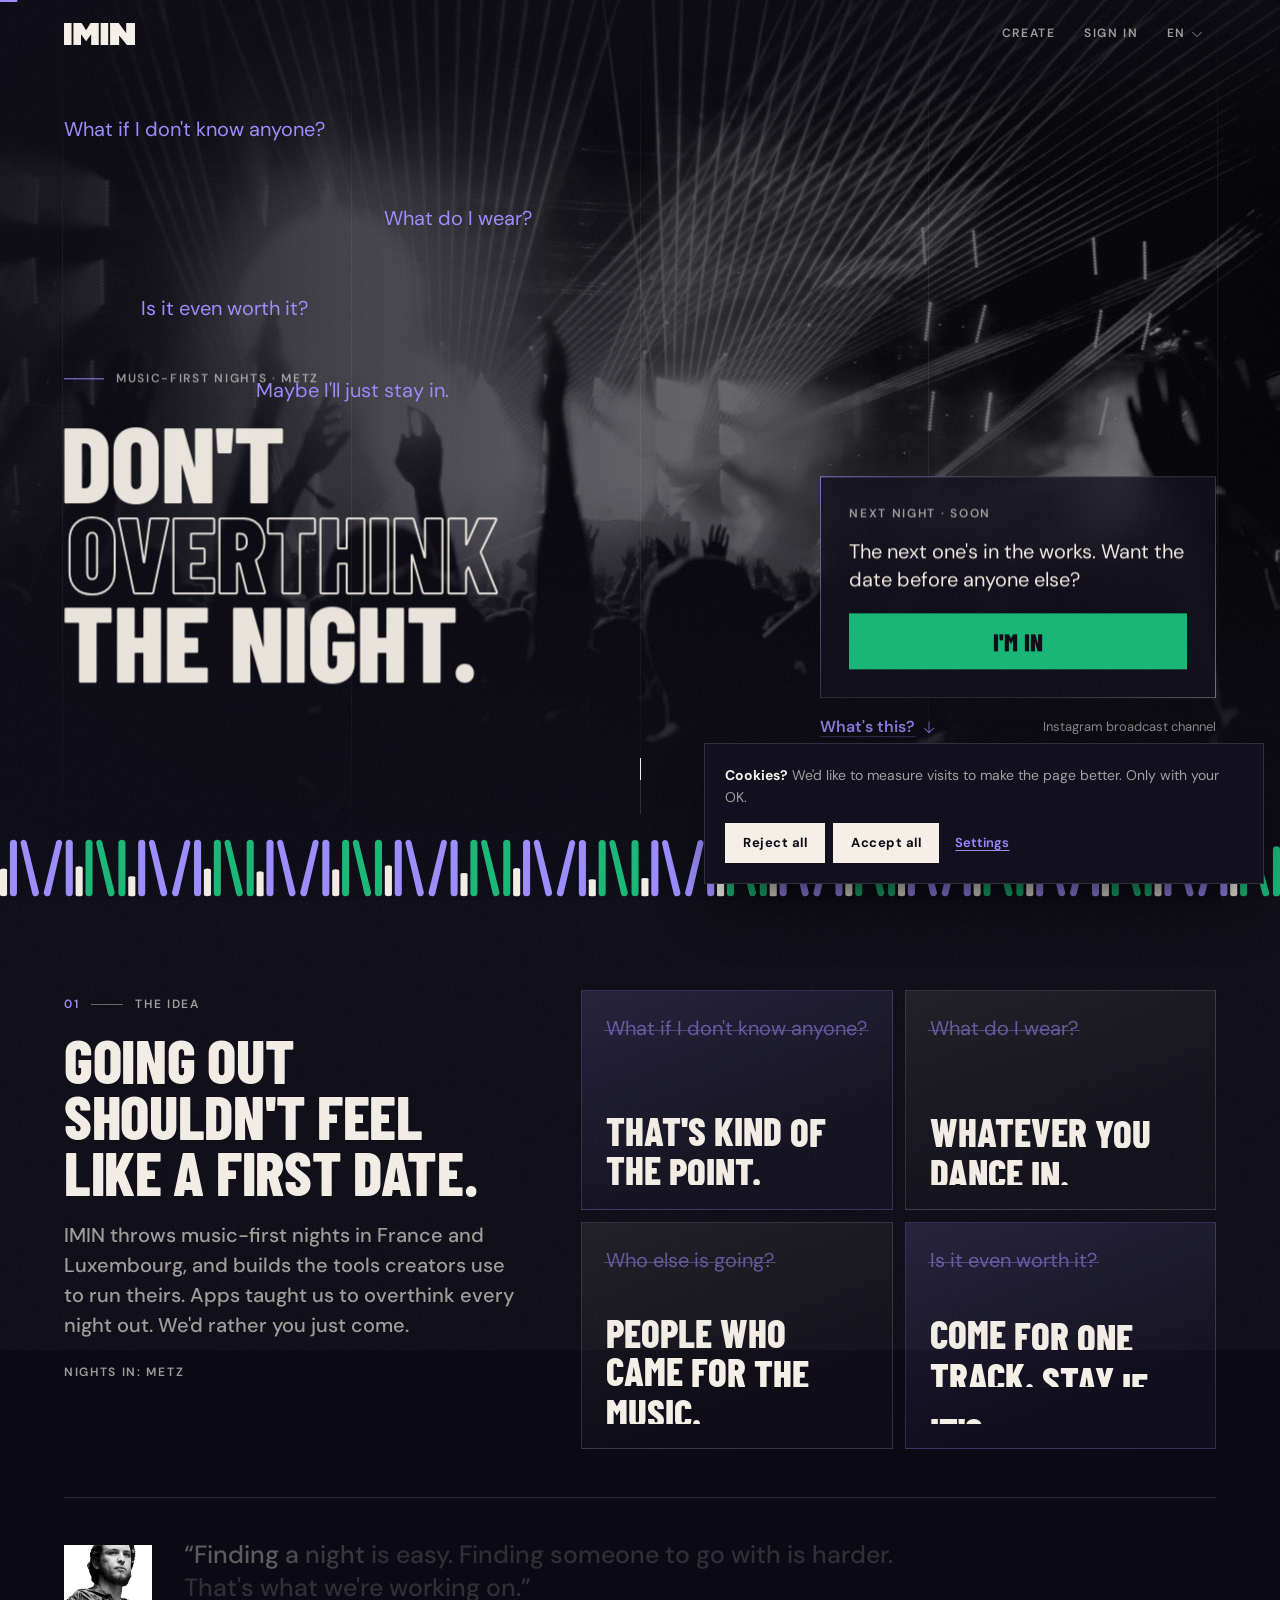
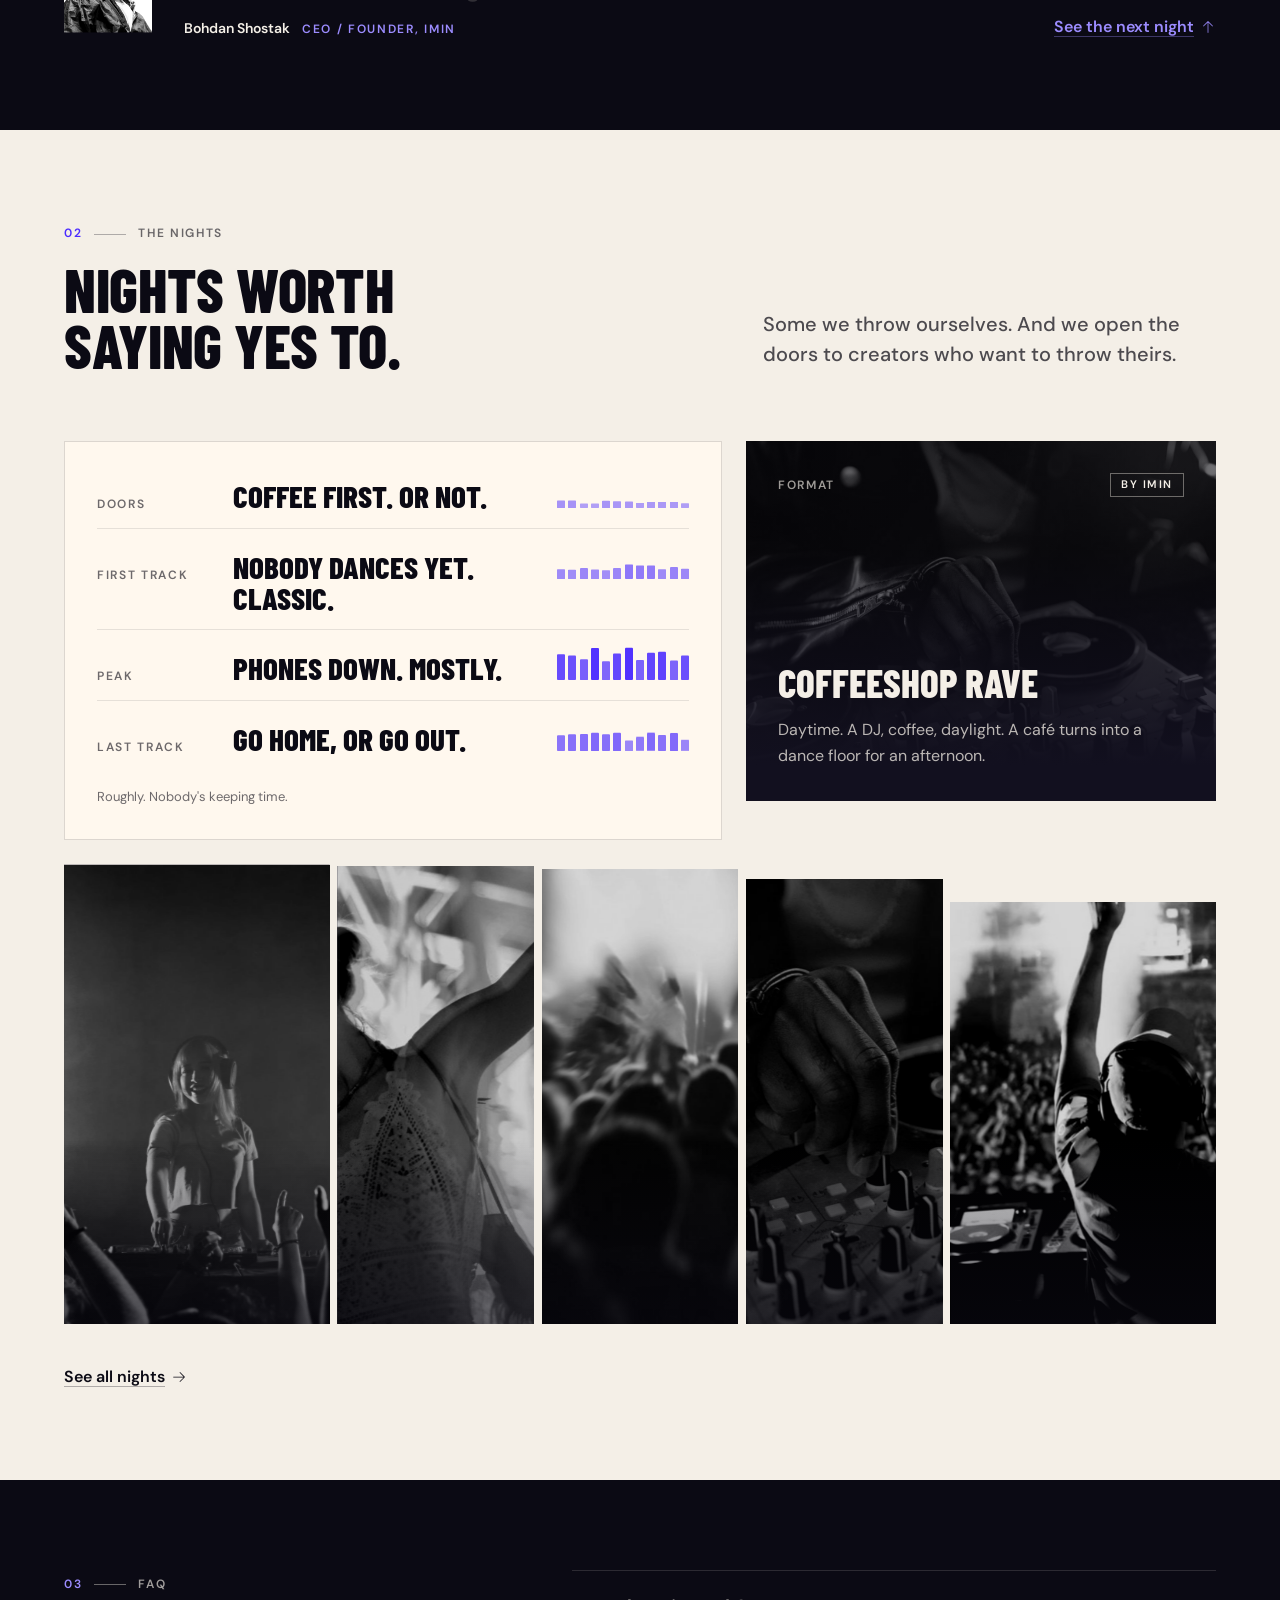
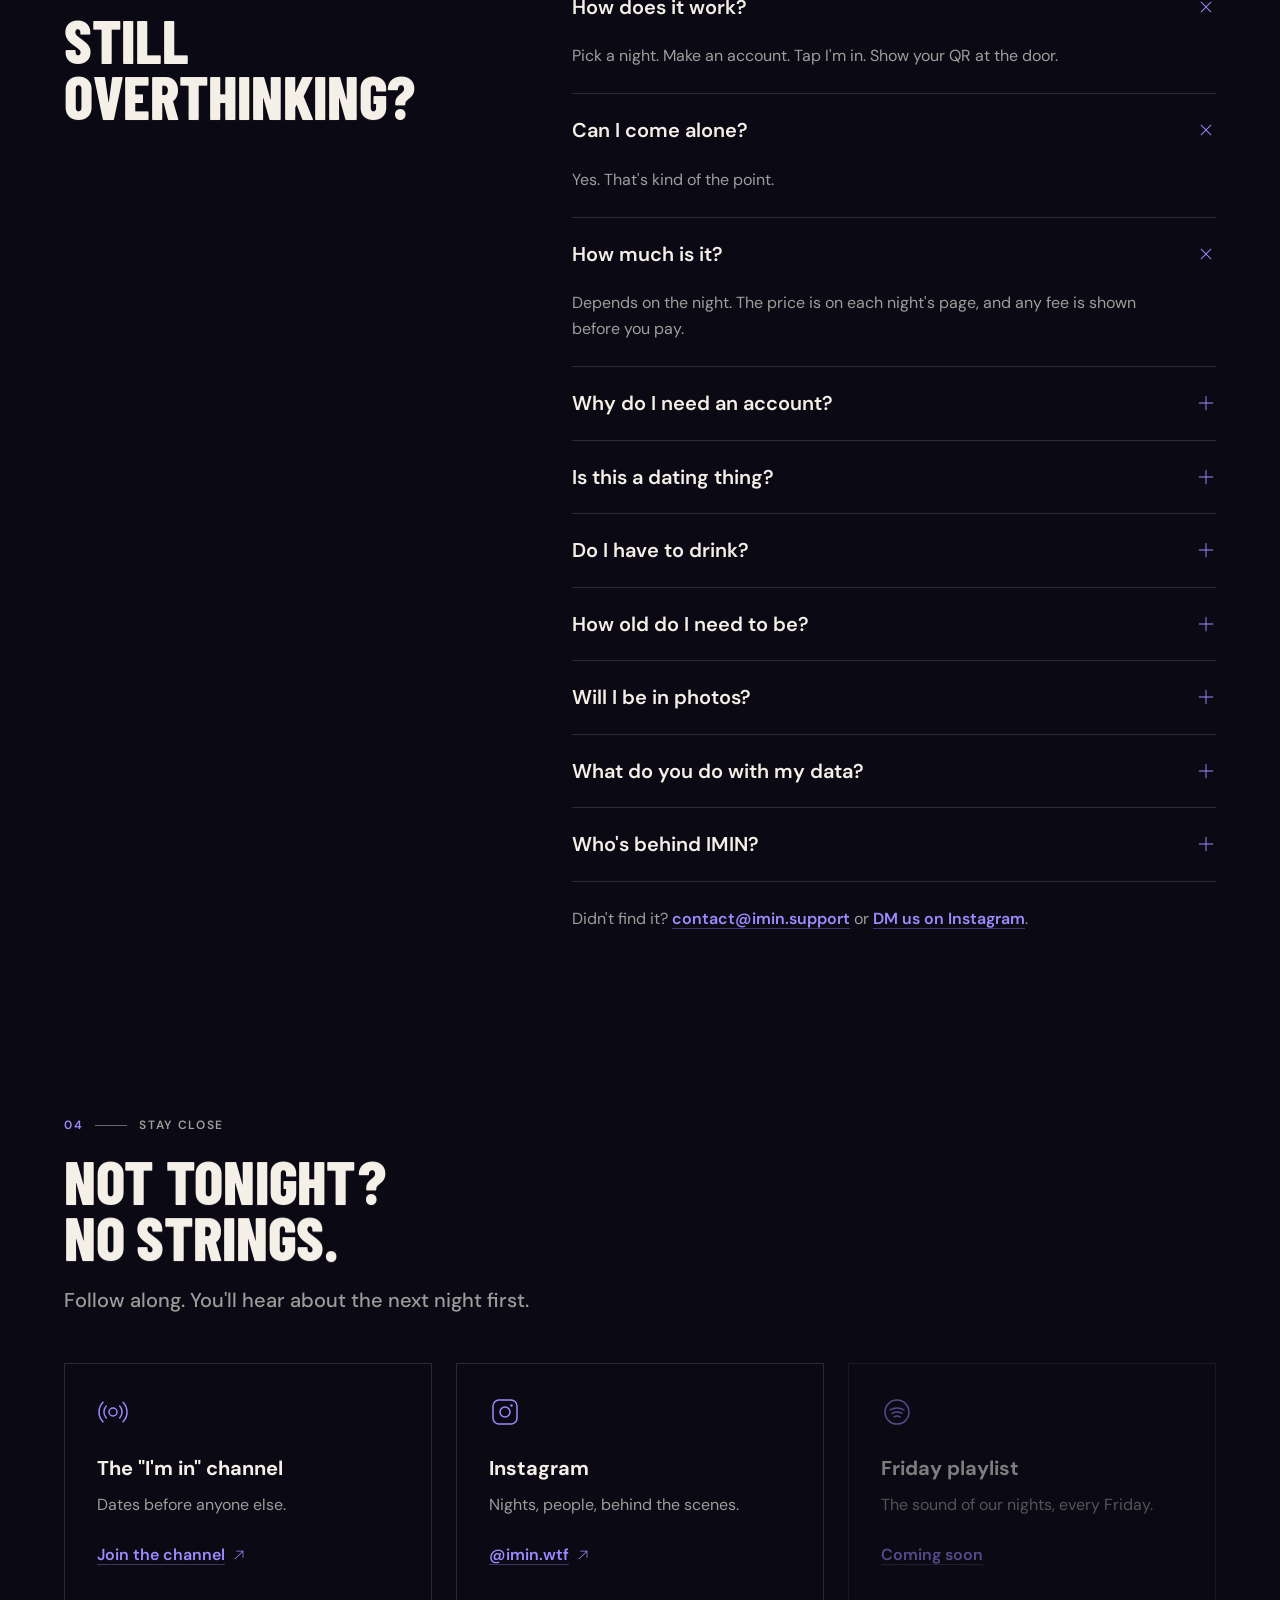
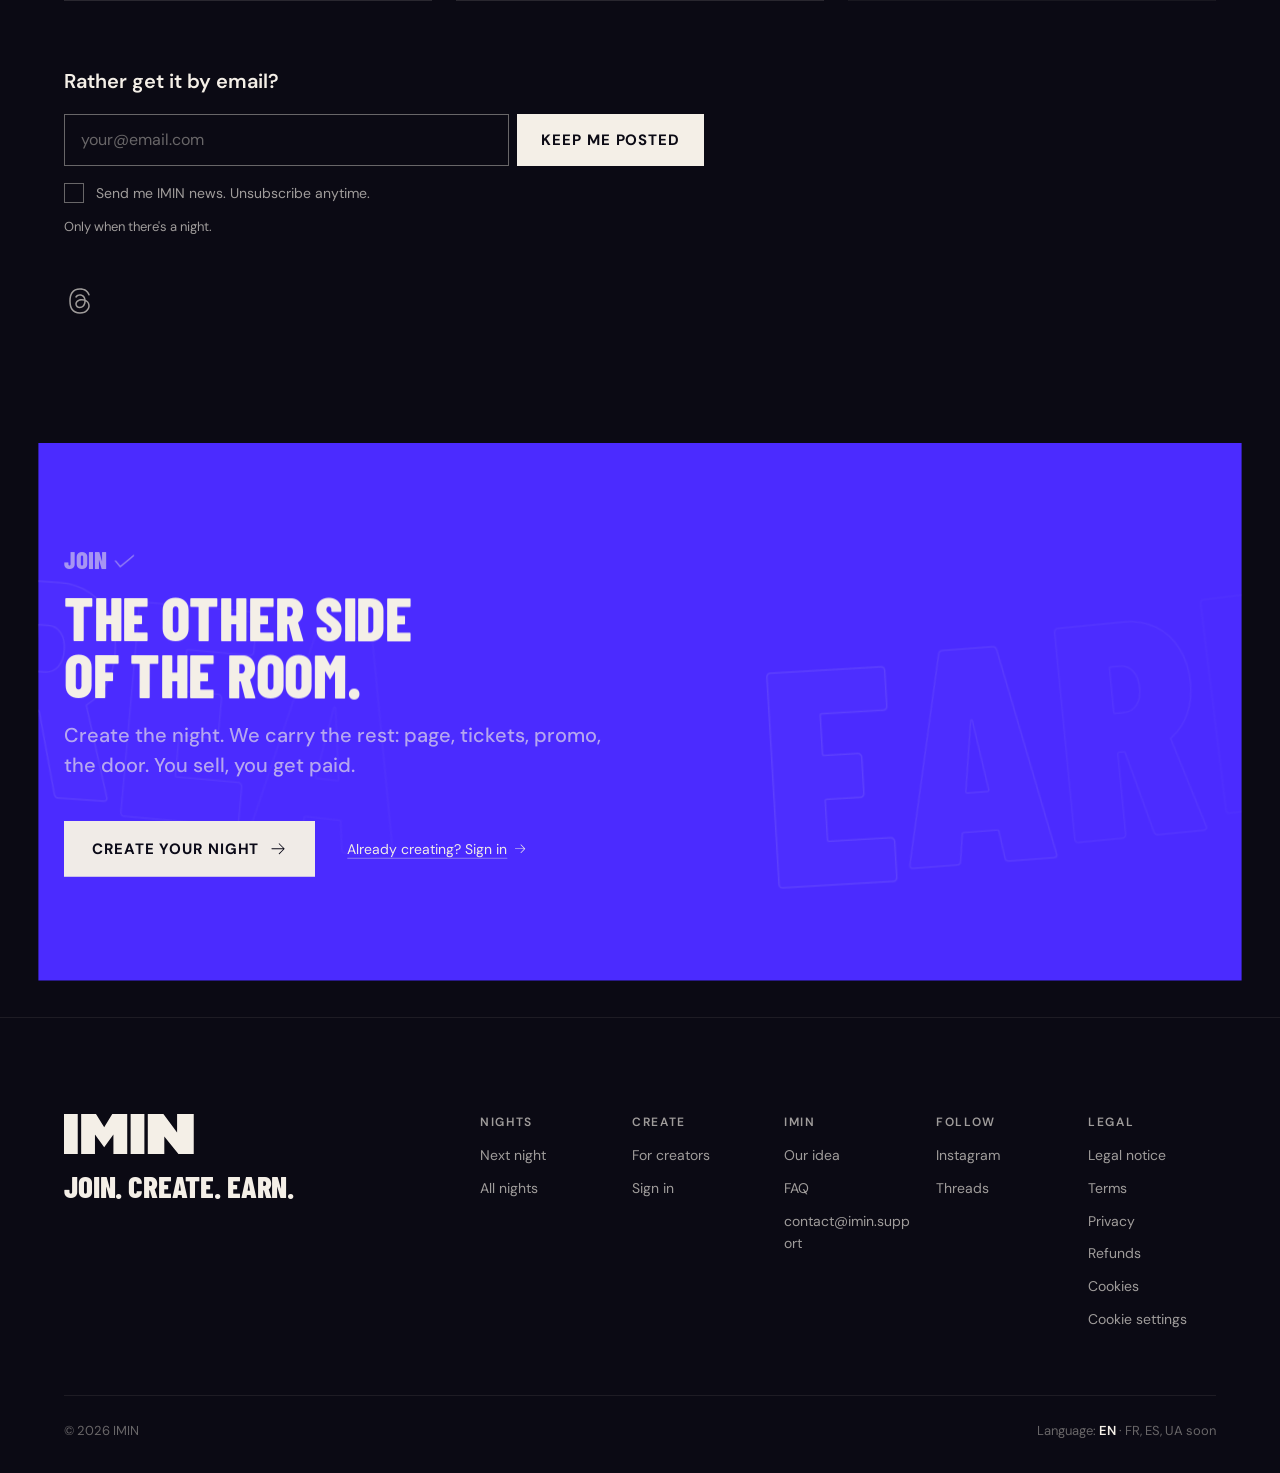
<file: index.html>
<!doctype html>
<html lang="en" class="no-js">
<head>
  <meta charset="utf-8">
  <meta name="viewport" content="width=device-width, initial-scale=1, viewport-fit=cover">
  <title>IMIN — Don't overthink the night.</title>
  <meta name="description" content="Music-first nights in France and Luxembourg. Come as you are. Pick a night, tap I'm in.">
  <meta name="theme-color" content="#0B0A14">
  <link rel="canonical" href="https://imin.wtf/en/">
  <link rel="alternate" hreflang="en" href="https://imin.wtf/en/">
  <link rel="alternate" hreflang="fr" href="https://imin.wtf/fr/">
  <link rel="alternate" hreflang="es" href="https://imin.wtf/es/">
  <link rel="alternate" hreflang="uk" href="https://imin.wtf/uk/">
  <link rel="alternate" hreflang="x-default" href="https://imin.wtf/en/">
  <meta property="og:type" content="website">
  <meta property="og:url" content="https://imin.wtf/en/">
  <meta property="og:title" content="Don't overthink the night.">
  <meta property="og:description" content="Music first. Come as you are.">
  <meta property="og:image" content="https://imin.wtf/assets/img/og-guest.png">
  <meta name="twitter:card" content="summary_large_image">
  <link rel="icon" href="assets/img/favicon.svg" type="image/svg+xml">
  <link rel="preload" href="assets/fonts/barlow-condensed-800-latin.woff2" as="font" type="font/woff2" crossorigin>
  <link rel="preload" href="assets/fonts/dm-sans-var-latin.woff2" as="font" type="font/woff2" crossorigin>
  <link rel="stylesheet" href="assets/css/fonts.css">
  <link rel="stylesheet" href="assets/css/style.css">
  <link rel="stylesheet" href="assets/css/guest.css">
  <script>document.documentElement.classList.replace('no-js','js');</script>
</head>
<body class="guest">
<svg width="0" height="0" style="position:absolute" aria-hidden="true">
  <symbol id="i-arrow-down" viewBox="0 0 256 256"><path d="M204.24,148.24l-72,72a6,6,0,0,1-8.48,0l-72-72a6,6,0,0,1,8.48-8.48L122,201.51V40a6,6,0,0,1,12,0V201.51l61.76-61.75a6,6,0,0,1,8.48,8.48Z"/></symbol>
  <symbol id="i-arrow-right" viewBox="0 0 256 256"><path d="M220.24,132.24l-72,72a6,6,0,0,1-8.48-8.48L201.51,134H40a6,6,0,0,1,0-12H201.51L139.76,60.24a6,6,0,0,1,8.48-8.48l72,72A6,6,0,0,1,220.24,132.24Z"/></symbol>
  <symbol id="i-arrow-up" viewBox="0 0 256 256"><path d="M204.24,116.24a6,6,0,0,1-8.48,0L134,54.49V216a6,6,0,0,1-12,0V54.49L60.24,116.24a6,6,0,0,1-8.48-8.48l72-72a6,6,0,0,1,8.48,0l72,72A6,6,0,0,1,204.24,116.24Z"/></symbol>
  <symbol id="i-arrow-up-right" viewBox="0 0 256 256"><path d="M198,64V168a6,6,0,0,1-12,0V78.48L68.24,196.24a6,6,0,0,1-8.48-8.48L177.52,70H88a6,6,0,0,1,0-12H192A6,6,0,0,1,198,64Z"/></symbol>
  <symbol id="i-broadcast" viewBox="0 0 256 256"><path d="M128,90a38,38,0,1,0,38,38A38,38,0,0,0,128,90Zm0,64a26,26,0,1,1,26-26A26,26,0,0,1,128,154Zm78-26a77.74,77.74,0,0,1-19.86,52,6,6,0,0,1-8.94-8,65.93,65.93,0,0,0,0-88,6,6,0,1,1,8.94-8A77.74,77.74,0,0,1,206,128ZM67.18,102.31A65.93,65.93,0,0,0,78.8,172a6,6,0,0,1-.47,8.47,6,6,0,0,1-8.47-.47,77.93,77.93,0,0,1,0-104,6,6,0,1,1,8.94,8A66.21,66.21,0,0,0,67.18,102.31ZM246,128a117.71,117.71,0,0,1-33.71,82.58,6,6,0,0,1-8.58-8.4,105.88,105.88,0,0,0,0-148.36,6,6,0,0,1,8.58-8.4A117.71,117.71,0,0,1,246,128ZM52.29,202.18a6,6,0,0,1-8.58,8.4,117.92,117.92,0,0,1,0-165.16,6,6,0,1,1,8.58,8.4,105.88,105.88,0,0,0,0,148.36Z"/></symbol>
  <symbol id="i-caret-down" viewBox="0 0 256 256"><path d="M212.24,100.24l-80,80a6,6,0,0,1-8.48,0l-80-80a6,6,0,0,1,8.48-8.48L128,167.51l75.76-75.75a6,6,0,0,1,8.48,8.48Z"/></symbol>
  <symbol id="i-check" viewBox="0 0 256 256"><path d="M228.24,76.24l-128,128a6,6,0,0,1-8.48,0l-56-56a6,6,0,0,1,8.48-8.48L96,191.51,219.76,67.76a6,6,0,0,1,8.48,8.48Z"/></symbol>
  <symbol id="i-instagram-logo" viewBox="0 0 256 256"><path d="M128,82a46,46,0,1,0,46,46A46.06,46.06,0,0,0,128,82Zm0,80a34,34,0,1,1,34-34A34,34,0,0,1,128,162ZM176,26H80A54.06,54.06,0,0,0,26,80v96a54.06,54.06,0,0,0,54,54h96a54.06,54.06,0,0,0,54-54V80A54.06,54.06,0,0,0,176,26Zm42,150a42,42,0,0,1-42,42H80a42,42,0,0,1-42-42V80A42,42,0,0,1,80,38h96a42,42,0,0,1,42,42ZM190,76a10,10,0,1,1-10-10A10,10,0,0,1,190,76Z"/></symbol>
  <symbol id="i-minus" viewBox="0 0 256 256"><path d="M222,128a6,6,0,0,1-6,6H40a6,6,0,0,1,0-12H216A6,6,0,0,1,222,128Z"/></symbol>
  <symbol id="i-plus" viewBox="0 0 256 256"><path d="M222,128a6,6,0,0,1-6,6H134v82a6,6,0,0,1-12,0V134H40a6,6,0,0,1,0-12h82V40a6,6,0,0,1,12,0v82h82A6,6,0,0,1,222,128Z"/></symbol>
  <symbol id="i-spotify-logo" viewBox="0 0 256 256"><path d="M128,26A102,102,0,1,0,230,128,102.12,102.12,0,0,0,128,26Zm0,192a90,90,0,1,1,90-90A90.1,90.1,0,0,1,128,218Zm29.31-49.2a6,6,0,0,1-8.11,2.51,44.75,44.75,0,0,0-42.4,0,6,6,0,1,1-5.6-10.62,57.37,57.37,0,0,1,53.6,0A6,6,0,0,1,157.31,168.8Zm32-56a6,6,0,0,1-8.12,2.46,112.67,112.67,0,0,0-106.34,0,6,6,0,1,1-5.66-10.58,124.65,124.65,0,0,1,117.66,0A6,6,0,0,1,189.29,112.82Zm-16,28A6,6,0,0,1,168,144a6.07,6.07,0,0,1-2.82-.7,79,79,0,0,0-74.36,0,6,6,0,1,1-5.64-10.6,91,91,0,0,1,85.64,0A6,6,0,0,1,173.3,140.82Z"/></symbol>
  <symbol id="i-threads-logo" viewBox="0 0 256 256"><path d="M185.22,125.25a62,62,0,0,0-11.78-7c-3.53-29.6-23-38.82-31.83-41.5-19-5.74-40.73,1.09-50.6,15.9a6,6,0,1,0,10,6.66c6.94-10.41,23.25-15.28,37.14-11.07,7.22,2.18,18.39,8.34,22.39,25.61a78.74,78.74,0,0,0-18.11-2.08c-13.53,0-26.16,3.46-35.55,9.77C96,128.85,90,139.66,90,152c0,22,18,33.52,35.71,33.52a46,46,0,0,0,32.91-14.19c6.58-6.85,14.35-19.11,15.29-39.26a44.59,44.59,0,0,1,4.07,2.75c10.48,7.92,16,19.4,16,33.18,0,20.16-21,50-66,50-27.07,0-46.92-9.19-59-27.33C59,175.75,54,154.66,54,128s5-47.75,15-62.67C81.08,47.19,100.93,38,128,38c33.85,0,55.57,13.67,66.4,41.8a6,6,0,1,0,11.2-4.31C193,42.65,166.85,26,128,26,96.67,26,73.46,37,59,58.67,47.72,75.6,42,98.93,42,128s5.72,52.4,17,69.33C73.46,219,96.67,230,128,230c29.43,0,47.81-11.19,58.05-20.58C198.54,198,206,182.49,206,168,206,150.31,198.81,135.52,185.22,125.25ZM150,163a33.94,33.94,0,0,1-24.26,10.51C109.33,173.52,102,162.71,102,152c0-13.59,12.64-28.21,40.41-28.21a65.33,65.33,0,0,1,19.58,3c0,.41,0,.82,0,1.24C162,142.72,157.84,154.82,150,163Z"/></symbol>
  <symbol id="i-tiktok-logo" viewBox="0 0 256 256"><path d="M224,74a50.06,50.06,0,0,1-50-50,6,6,0,0,0-6-6H128a6,6,0,0,0-6,6V156a22,22,0,1,1-31.43-19.89A6,6,0,0,0,94,130.69V88a6,6,0,0,0-7-5.91C52.2,88.28,26,120.05,26,156a74,74,0,0,0,148,0V112.93A101.28,101.28,0,0,0,224,126a6,6,0,0,0,6-6V80A6,6,0,0,0,224,74Zm-6,39.8a89.13,89.13,0,0,1-46.5-16.69A6,6,0,0,0,162,102v54a62,62,0,0,1-124,0c0-27.72,18.47-52.48,44-60.38v31.53A34,34,0,1,0,134,156V30h28.29A62.09,62.09,0,0,0,218,85.71Z"/></symbol>
</svg>
<svg width="0" height="0" style="position:absolute" aria-hidden="true">
  <symbol id="mark-h" viewBox="0 0 348.33 107.29">
    <path d="M0 0H36.86V107.29H0Z"/>
    <path d="M46.03 0H85.82L107.8 35.65L129.43 0H169.58V107.29H132.55V55.03L107.8 89.29L83.06 55.03V107.29H46.03Z"/>
    <path d="M178.75 0H215.61V107.29H178.75Z"/>
    <path transform="translate(178.75 -117.67)" d="M46.03 117.67H87.9L124.59 167.16V117.67H169.58V224.95H128.22L90.32 178.23V224.95H46.03Z"/>
  </symbol>
</svg>

<div class="loader" aria-hidden="true">
  <div class="loader__bar"></div>
  <div class="loader__meta"><span>Doors open</span><span class="loader__count">00</span></div>
</div>
<div class="grain" aria-hidden="true"></div>
<div class="cursor" aria-hidden="true"><span class="cursor__label"></span></div>
<div class="progress" aria-hidden="true"><span></span></div>
<a class="skip" href="#main">Skip to content</a>

<!-- 0. Header -->
<header class="header g-header">
  <div class="header__inner">
    <a class="brand" href="#top" aria-label="IMIN — home"><svg class="mark-h" aria-hidden="true"><use href="#mark-h"/></svg></a>
    <nav class="g-nav" aria-label="Main">
      <a class="g-nav__link" href="#" data-link="create" data-track="bridge_create_click">Create</a>
      <a class="g-nav__link" href="#" data-link="signIn" data-track="sign_in_click" data-place="header">Sign in</a>
      <div class="lang" data-lang>
        <button class="lang__btn g-nav__link" type="button" aria-haspopup="listbox" aria-expanded="false" aria-label="Language: English">EN <svg class="i"><use href="#i-caret-down"/></svg></button>
        <ul class="lang__list" role="listbox" aria-label="Language">
          <li role="option" aria-selected="true" data-code="en" tabindex="-1">EN <span>English</span></li>
          <li role="option" aria-selected="false" aria-disabled="true" data-code="fr" tabindex="-1">FR <span>Soon</span></li>
          <li role="option" aria-selected="false" aria-disabled="true" data-code="es" tabindex="-1">ES <span>Soon</span></li>
          <li role="option" aria-selected="false" aria-disabled="true" data-code="uk" tabindex="-1">UA <span>Soon</span></li>
        </ul>
      </div>
    </nav>
  </div>
</header>

<main id="main">

  <!-- 1. Hero -->
  <section class="g-hero" id="top" data-section="hero">
    <div class="g-hero__media" aria-hidden="true">
      <div class="hero__photo"><img src="assets/img/photos/hero.jpg" srcset="assets/img/photos/hero-m.jpg 1000w, assets/img/photos/hero.jpg 2000w" sizes="100vw" alt="" fetchpriority="high"></div>
      <div class="hero__photo hero__photo--lit"><img src="assets/img/photos/hero.jpg" alt=""></div>
      <div class="g-hero__shade"></div>
      <div class="g-hero__lines"><i></i><i></i><i></i><i></i><i></i></div>
    </div>
    <div class="thoughts" aria-hidden="true">
      <span class="thought">What if I don't know anyone?</span>
      <span class="thought">What do I wear?</span>
      <span class="thought">Is it even worth it?</span>
      <span class="thought">Maybe I'll just stay in.</span>
    </div>

    <div class="wrap g-hero__inner">
      <div class="g-hero__copy">
        <span class="label g-hero__eyebrow"><i></i><span data-hero-eyebrow>Music-first nights</span></span>
        <h1 class="display g-hero__title">
          <span class="line"><span>Don't</span></span>
          <span class="line line--out"><span>overthink</span></span>
          <span class="line"><span>the night.</span></span>
        </h1>
        <p class="g-hero__sub">Music first. Come as you are.</p>
      </div>

      <div class="g-hero__aside">
        <article class="invite" data-invite aria-live="polite">
          <!-- filled from config.js; this markup is the state A fallback -->
          <div class="invite__photo" hidden><img alt=""></div>
          <div class="invite__body">
            <div class="invite__top">
              <span class="label invite__label">Doors · Sat 31.10 · 15:00</span>
              <span class="by">By IMIN</span>
            </div>
            <p class="invite__text">Halloween CoffeeShop Rave. DJ, coffee, daylight. Metz.</p>
            <p class="display invite__ask">You in?</p>
            <a class="btn-im" href="#" data-im data-track="hero_im_in_click"><span>I'm in</span></a>
          </div>
        </article>
        <div class="g-hero__under">
          <a class="text-link" href="#idea" data-track="whats_this_click">What's this? <svg class="i"><use href="#i-arrow-down"/></svg></a>
          <span class="caption" data-entry>Entry: free with sign-up</span>
        </div>
      </div>
    </div>
    <a class="g-hero__scroll" href="#idea" aria-label="Scroll to the idea"><span></span></a>
    <div class="g-hero__beat" aria-hidden="true"></div>
  </section>

  <!-- 2. The idea -->
  <section class="idea2" id="idea" data-section="idea">
    <div class="wrap idea2__grid">
      <div class="idea2__head">
        <span class="label sec-label">The idea</span>
        <h2 class="display h1" data-split>Going out shouldn't feel like a first date.</h2>
        <p class="lead idea2__text" data-reveal data-copy="idea"></p>
        <span class="label idea2__cities" data-cities data-reveal>Nights in: Metz</span>
      </div>

      <ol class="qa" aria-label="What you might be thinking, and our answers">
        <li class="qa__row"><span class="qa__q">What if I don't know anyone?</span><span class="qa__a">That's kind of the point.</span></li>
        <li class="qa__row"><span class="qa__q">What do I wear?</span><span class="qa__a">Whatever you dance in.</span></li>
        <li class="qa__row"><span class="qa__q">Who else is going?</span><span class="qa__a">People who came for the music.</span></li>
        <li class="qa__row"><span class="qa__q">Is it even worth it?</span><span class="qa__a">Come for one track. Stay if it's good.</span></li>
      </ol>

      <figure class="note">
        <div class="note__photo"><img src="assets/img/photos/bohdan.jpg" alt="Bohdan, IMIN" width="400" height="400" loading="lazy"></div>
        <div class="note__body">
          <blockquote class="note__text" data-words>“Finding a night is easy. Finding someone to go with is harder. That's what we're working on.”</blockquote>
          <figcaption class="note__by"><span><b>Bohdan Shostak</b><em>CEO / Founder, IMIN</em></span></figcaption>
        </div>
        <a class="text-link note__link" href="#top" data-track="see_next_night_click" data-section-name="idea">See the next night <svg class="i"><use href="#i-arrow-up"/></svg></a>
      </figure>
    </div>
  </section>

  <!-- 3. The nights (a Paper block) -->
  <section class="nights is-paper" id="nights" data-section="nights">
    <div class="wrap">
      <div class="nights__head">
        <div>
          <span class="label sec-label">The nights</span>
          <h2 class="display h1" data-split>Nights worth saying yes to.</h2>
        </div>
        <p class="lead" data-reveal data-copy="nights"></p>
      </div>

      <div class="nights__grid">
        <figure class="setlist" data-reveal>
          <ol>
            <li style="--e:2"><span class="label">Doors</span><b>Coffee first. Or not.</b><span class="meter" aria-hidden="true"><i style="--h:0.22"></i><i style="--h:0.22"></i><i style="--h:0.13"></i><i style="--h:0.13"></i><i style="--h:0.21"></i><i style="--h:0.2"></i><i style="--h:0.19"></i><i style="--h:0.15"></i><i style="--h:0.18"></i><i style="--h:0.18"></i><i style="--h:0.18"></i><i style="--h:0.14"></i></span></li>
            <li style="--e:4"><span class="label">First track</span><b>Nobody dances yet. Classic.</b><span class="meter" aria-hidden="true"><i style="--h:0.29"></i><i style="--h:0.27"></i><i style="--h:0.32"></i><i style="--h:0.28"></i><i style="--h:0.26"></i><i style="--h:0.32"></i><i style="--h:0.43"></i><i style="--h:0.4"></i><i style="--h:0.4"></i><i style="--h:0.29"></i><i style="--h:0.35"></i><i style="--h:0.3"></i></span></li>
            <li style="--e:9"><span class="label">Peak</span><b>Phones down. Mostly.</b><span class="meter" aria-hidden="true"><i style="--h:0.76"></i><i style="--h:0.72"></i><i style="--h:0.61"></i><i style="--h:0.94"></i><i style="--h:0.55"></i><i style="--h:0.78"></i><i style="--h:0.95"></i><i style="--h:0.59"></i><i style="--h:0.8"></i><i style="--h:0.83"></i><i style="--h:0.57"></i><i style="--h:0.72"></i></span></li>
            <li style="--e:5"><span class="label">Last track</span><b>Go home, or go out.</b><span class="meter" aria-hidden="true"><i style="--h:0.46"></i><i style="--h:0.49"></i><i style="--h:0.5"></i><i style="--h:0.54"></i><i style="--h:0.49"></i><i style="--h:0.54"></i><i style="--h:0.31"></i><i style="--h:0.42"></i><i style="--h:0.54"></i><i style="--h:0.47"></i><i style="--h:0.53"></i><i style="--h:0.33"></i></span></li>
          </ol>
          <figcaption class="caption">Roughly. Nobody's keeping time.</figcaption>
        </figure>
        <div class="formats" data-formats></div>
      </div>

      <div class="strip">
  <div class="night__grid">
      <figure class="ph ph--1"><img src="assets/img/photos/night-1.jpg" alt="A DJ smiling behind the decks, hands up in the crowd" loading="lazy"></figure>
      <figure class="ph ph--2"><img src="assets/img/photos/night-2.jpg" alt="Dancing under the lights" loading="lazy"></figure>
      <figure class="ph ph--3"><img src="assets/img/photos/night-3.jpg" alt="A crowd in front of a lit stage" loading="lazy"></figure>
      <figure class="ph ph--4"><img src="assets/img/photos/night-4.jpg" alt="A hand on a DJ controller" loading="lazy"></figure>
      <figure class="ph ph--5"><img src="assets/img/photos/night-5.jpg" alt="A DJ raising a hand to a packed crowd" loading="lazy"></figure>
    </div>
      </div>

      <a class="text-link" href="#" data-link="allNights" data-track="see_all_nights_click" data-section-name="nights">See all nights <svg class="i"><use href="#i-arrow-right"/></svg></a>
    </div>
  </section>

  <!-- 4. Next up (only with more than one upcoming night) -->
  <section class="next" id="next" data-section="next" hidden>
    <div class="wrap">
      <span class="label sec-label">Next up</span>
      <h2 class="display h1" data-split>Pick your night.</h2>
      <ol class="tickets" data-tickets></ol>
      <a class="text-link" href="#" data-link="allNights" data-track="see_all_nights_click" data-section-name="next">See all nights <svg class="i"><use href="#i-arrow-right"/></svg></a>
    </div>
  </section>

  <!-- 5. Last time (after the first night) -->
  <section class="last" id="last" data-section="last" hidden>
    <div class="wrap">
      <span class="label sec-label" data-last-label>Last time</span>
      <h2 class="display h1" data-last-title></h2>
      <div class="last__grid" data-last-photos></div>
      <div class="last__quotes" data-last-quotes></div>
      <div class="last__links">
        <a class="text-link" href="#" data-last-playlist hidden target="_blank" rel="noopener">The playlist from that night <svg class="i"><use href="#i-arrow-up-right"/></svg></a>
        <a class="text-link" href="#" data-link="instagram" target="_blank" rel="noopener">More on Instagram <svg class="i"><use href="#i-arrow-up-right"/></svg></a>
      </div>
    </div>
  </section>

  <!-- 6. FAQ -->
  <section class="faq" id="faq" data-section="faq">
    <div class="wrap faq__grid">
      <div class="faq__head">
        <span class="label sec-label">FAQ</span>
        <h2 class="display h1" data-split>Still overthinking?</h2>
      </div>
      <div class="faq__list" data-faq></div>
      <p class="faq__foot">Didn't find it? <a class="text-link" href="mailto:contact@imin.support">contact@imin.support</a> or <a class="text-link" href="#" data-link="instagram" target="_blank" rel="noopener">DM us on Instagram</a>.</p>
    </div>
  </section>

  <!-- 7. Stay close -->
  <section class="stay" id="stay" data-section="stay">
    <div class="wrap">
      <span class="label sec-label">Stay close</span>
      <h2 class="display h1" data-split>Not tonight? No strings.</h2>
      <p class="lead" data-reveal>Follow along. You'll hear about the next night first.</p>

      <div class="tiles">
        <a class="tile2" href="#" data-link="channel" target="_blank" rel="noopener" data-track="stay_close_click" data-channel="broadcast">
          <svg class="i i--lg"><use href="#i-broadcast"/></svg>
          <b>The "I'm in" channel</b><span>Dates before anyone else.</span>
          <em class="text-link">Join the channel <svg class="i"><use href="#i-arrow-up-right"/></svg></em>
        </a>
        <a class="tile2" href="#" data-link="instagram" target="_blank" rel="noopener" data-track="stay_close_click" data-channel="instagram">
          <svg class="i i--lg"><use href="#i-instagram-logo"/></svg>
          <b>Instagram</b><span>Nights, people, behind the scenes.</span>
          <em class="text-link">@imin.wtf <svg class="i"><use href="#i-arrow-up-right"/></svg></em>
        </a>
        <a class="tile2" href="#" data-link="playlist" target="_blank" rel="noopener" data-track="stay_close_click" data-channel="playlist">
          <svg class="i i--lg"><use href="#i-spotify-logo"/></svg>
          <b>Friday playlist</b><span>The sound of our nights, every Friday.</span>
          <em class="text-link">Listen <svg class="i"><use href="#i-arrow-up-right"/></svg></em>
        </a>
      </div>

      <form class="sub" id="sub-form" novalidate>
        <label class="sub__label" for="sub-email">Rather get it by email?</label>
        <div class="sub__row">
          <input id="sub-email" name="email" type="email" autocomplete="email" placeholder="your@email.com" required>
          <button class="btn-paper" type="submit"><span>Keep me posted</span></button>
        </div>
        <label class="check"><input id="sub-consent" type="checkbox" name="consent"><span class="check__box" aria-hidden="true"></span><span class="check__text">Send me IMIN news. Unsubscribe anytime.</span></label>
        <input class="hp" type="text" name="company" tabindex="-1" autocomplete="off" aria-hidden="true">
        <p class="caption sub__note" data-sub-status role="status" aria-live="polite">Only when there's a night.</p>
      </form>

      <div class="socials" aria-label="IMIN elsewhere">
        <a href="#" data-link="threads" target="_blank" rel="noopener" aria-label="Threads" data-track="stay_close_click" data-channel="threads"><svg class="i i--lg"><use href="#i-threads-logo"/></svg></a>
        <a href="#" data-link="tiktok" target="_blank" rel="noopener" aria-label="TikTok" hidden><svg class="i i--lg"><use href="#i-tiktok-logo"/></svg></a>
      </div>
    </div>
  </section>

  <!-- 8. The other side of the room (the one Ultra block) -->
  <section class="room" id="create" data-section="bridge">
    <div class="room__bg" aria-hidden="true"><span>Create</span><span>Earn</span></div>
    <div class="wrap">
      <p class="room__slogan display" aria-label="Join, done. Create. Earn.">
        <span class="room__done">Join <svg class="i"><use href="#i-check"/></svg></span>
        <span class="room__next">Create</span>
        <span class="room__next">Earn</span>
      </p>
      <h2 class="display h1" data-split>The other side of the room.</h2>
      <p class="lead room__text" data-reveal>Create the night. We carry the rest: page, tickets, promo, the door. You sell, you get paid.</p>
      <div class="room__actions" data-reveal>
        <a class="btn-paper btn-paper--lg" href="#" data-link="create" data-track="bridge_create_click"><span>Create your night</span><svg class="i"><use href="#i-arrow-right"/></svg></a>
        <a class="room__signin" href="#" data-link="creatorSignIn" data-track="sign_in_click" data-place="bridge">Already creating? Sign in <svg class="i"><use href="#i-arrow-right"/></svg></a>
      </div>
    </div>
  </section>

</main>

<!-- 9. Footer -->
<footer class="g-footer">
  <div class="wrap">
    <div class="g-footer__top">
      <div class="g-footer__brand">
        <svg class="mark-h mark-h--lg" aria-label="IMIN" role="img"><use href="#mark-h"/></svg>
        <p class="display">Join. Create. Earn.</p>
      </div>
      <nav class="g-footer__cols" aria-label="Footer">
        <div><span class="label">Nights</span><a href="#top">Next night</a><a href="#" data-link="allNights">All nights</a></div>
        <div><span class="label">Create</span><a href="#" data-link="create">For creators</a><a href="#" data-link="creatorSignIn" data-track="sign_in_click" data-place="footer">Sign in</a></div>
        <div><span class="label">IMIN</span><a href="#idea">Our idea</a><a href="#faq">FAQ</a><a href="mailto:contact@imin.support">contact@imin.support</a></div>
        <div><span class="label">Follow</span><a href="#" data-link="instagram" target="_blank" rel="noopener">Instagram</a><a href="#" data-link="threads" target="_blank" rel="noopener">Threads</a><a href="#" data-link="playlist" target="_blank" rel="noopener">Friday playlist</a></div>
        <div data-legal><span class="label">Legal</span><button type="button" class="g-footer__btn" data-cookie-settings>Cookie settings</button></div>
      </nav>
    </div>
    <div class="g-footer__bottom">
      <span>© <span data-year>2026</span> IMIN</span>
      <span class="g-footer__lang">Language: <b>EN</b> · FR, ES, UA soon</span>
    </div>
  </div>
</footer>

<!-- Sticky bar on phones (state A, visitor in the region) -->
<div class="sticky" data-sticky aria-hidden="true">
  <div class="sticky__info"><span class="label" data-sticky-date></span><b data-sticky-name></b></div>
  <a class="btn-im btn-im--sm" href="#" data-im data-track="sticky_bar_click" tabindex="-1"><span>I'm in</span></a>
</div>

<!-- Cookie banner -->
<div class="cookie" data-cookie role="dialog" aria-modal="false" aria-labelledby="cookie-title" hidden>
  <div class="cookie__main">
    <p id="cookie-title"><b>Cookies?</b> We'd like to measure visits to make the page better. Only with your OK.</p>
    <div class="cookie__actions">
      <button type="button" class="cookie__btn" data-cookie-reject>Reject all</button>
      <button type="button" class="cookie__btn" data-cookie-accept>Accept all</button>
      <button type="button" class="cookie__link" data-cookie-open>Settings</button>
    </div>
  </div>
  <div class="cookie__settings" data-cookie-panel hidden>
    <label class="check check--on"><input type="checkbox" checked disabled><span class="check__box" aria-hidden="true"></span><span class="check__text"><b>Necessary</b> · language and this choice. Always on.</span></label>
    <label class="check"><input type="checkbox" data-cookie-analytics><span class="check__box" aria-hidden="true"></span><span class="check__text"><b>Audience measurement</b> · which parts of the page people use.</span></label>
    <button type="button" class="cookie__btn" data-cookie-save>Save choice</button>
  </div>
</div>

<script type="application/ld+json" id="faq-ld"></script>
<script src="assets/js/config.js"></script>
<script src="assets/vendor/gsap.min.js" defer></script>
<script src="assets/vendor/ScrollTrigger.min.js" defer></script>
<script src="assets/vendor/SplitText.min.js" defer></script>
<script src="assets/vendor/lenis.min.js" defer></script>
<script src="assets/js/guest.js" defer></script>
</body>
</html>
</file>
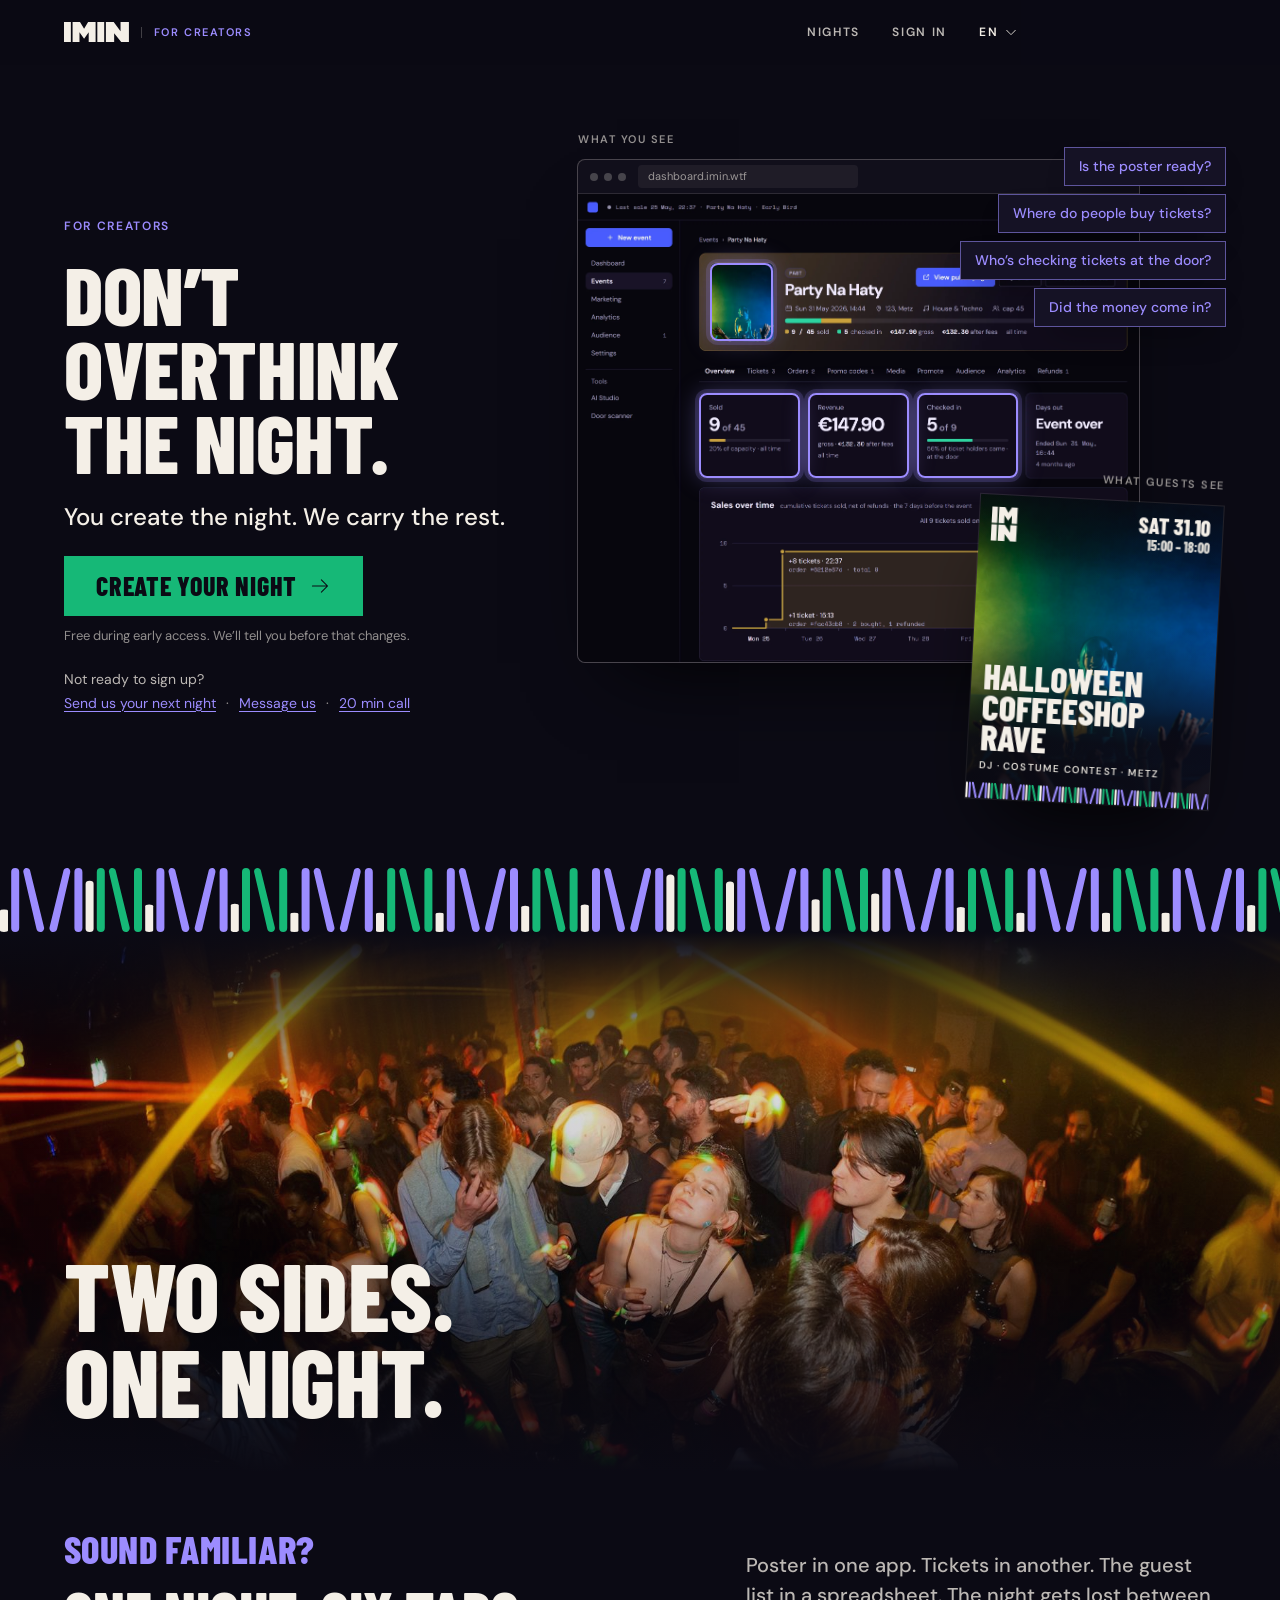
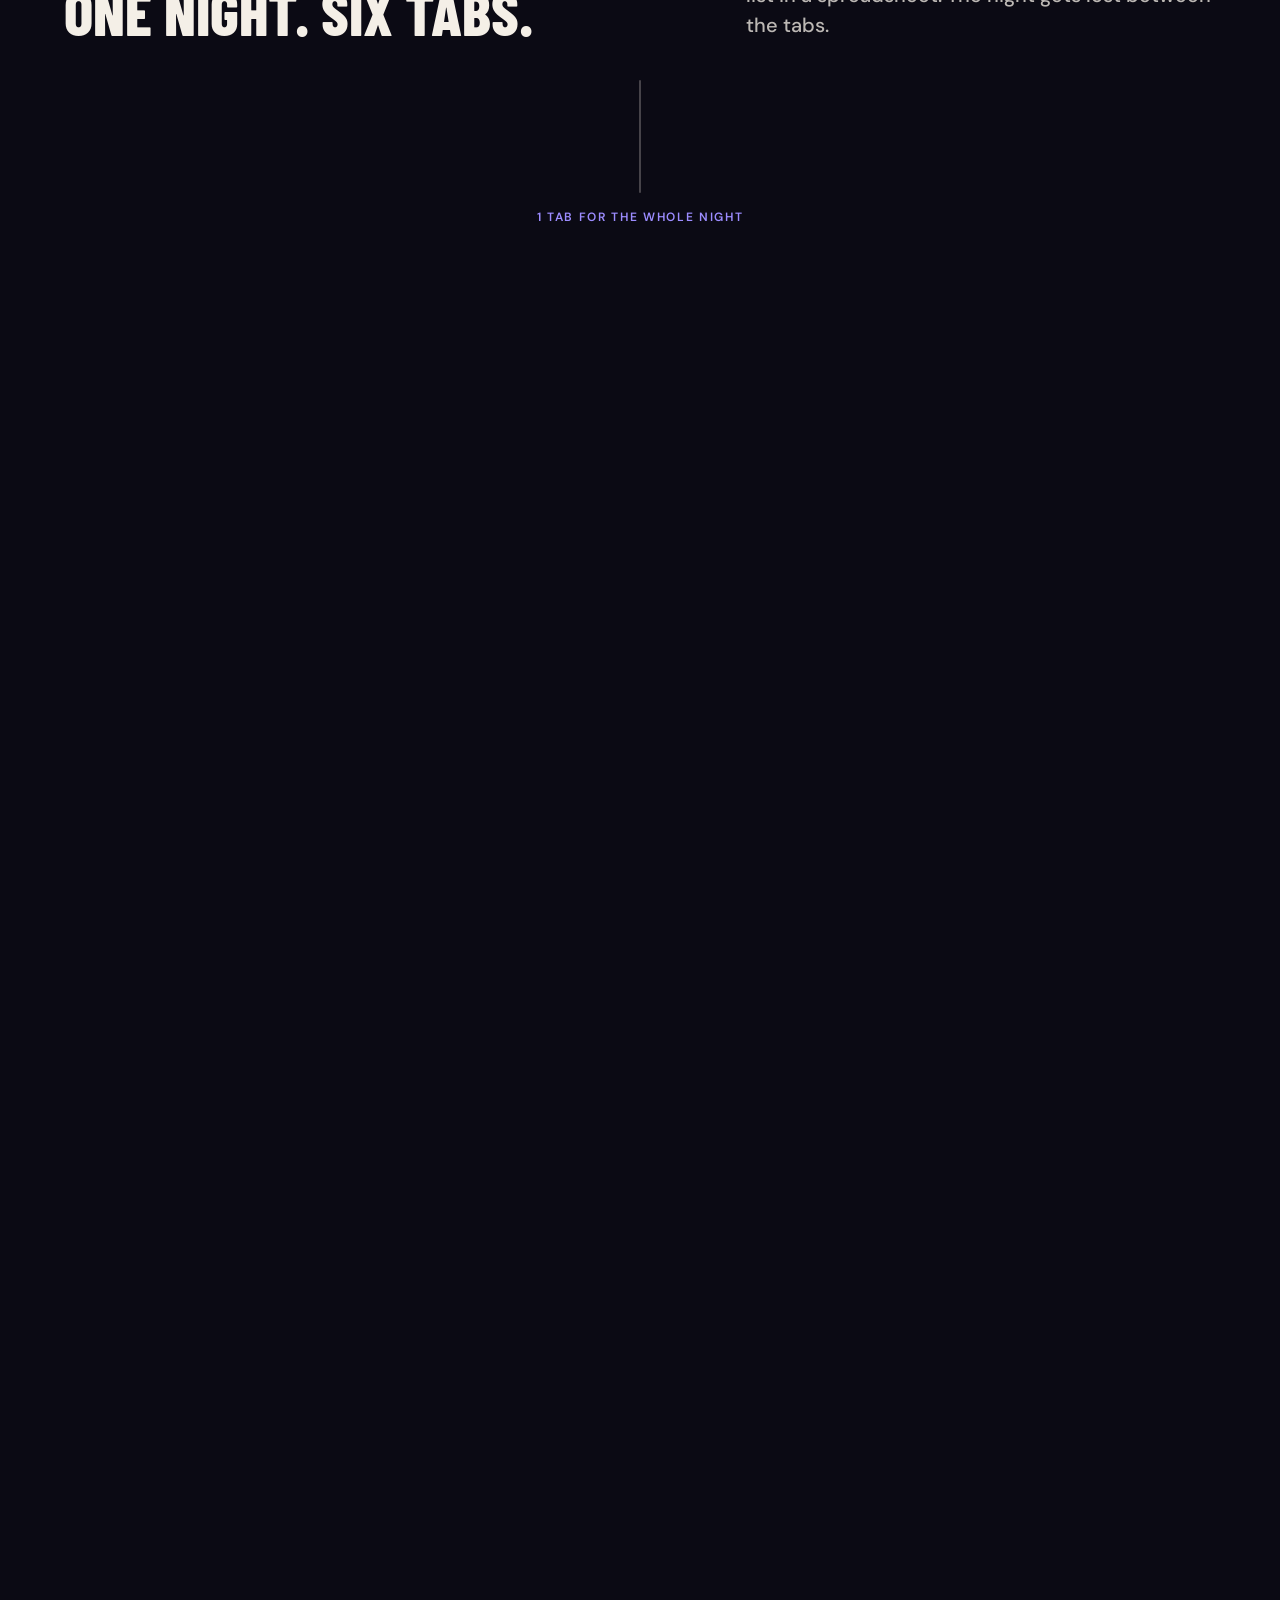
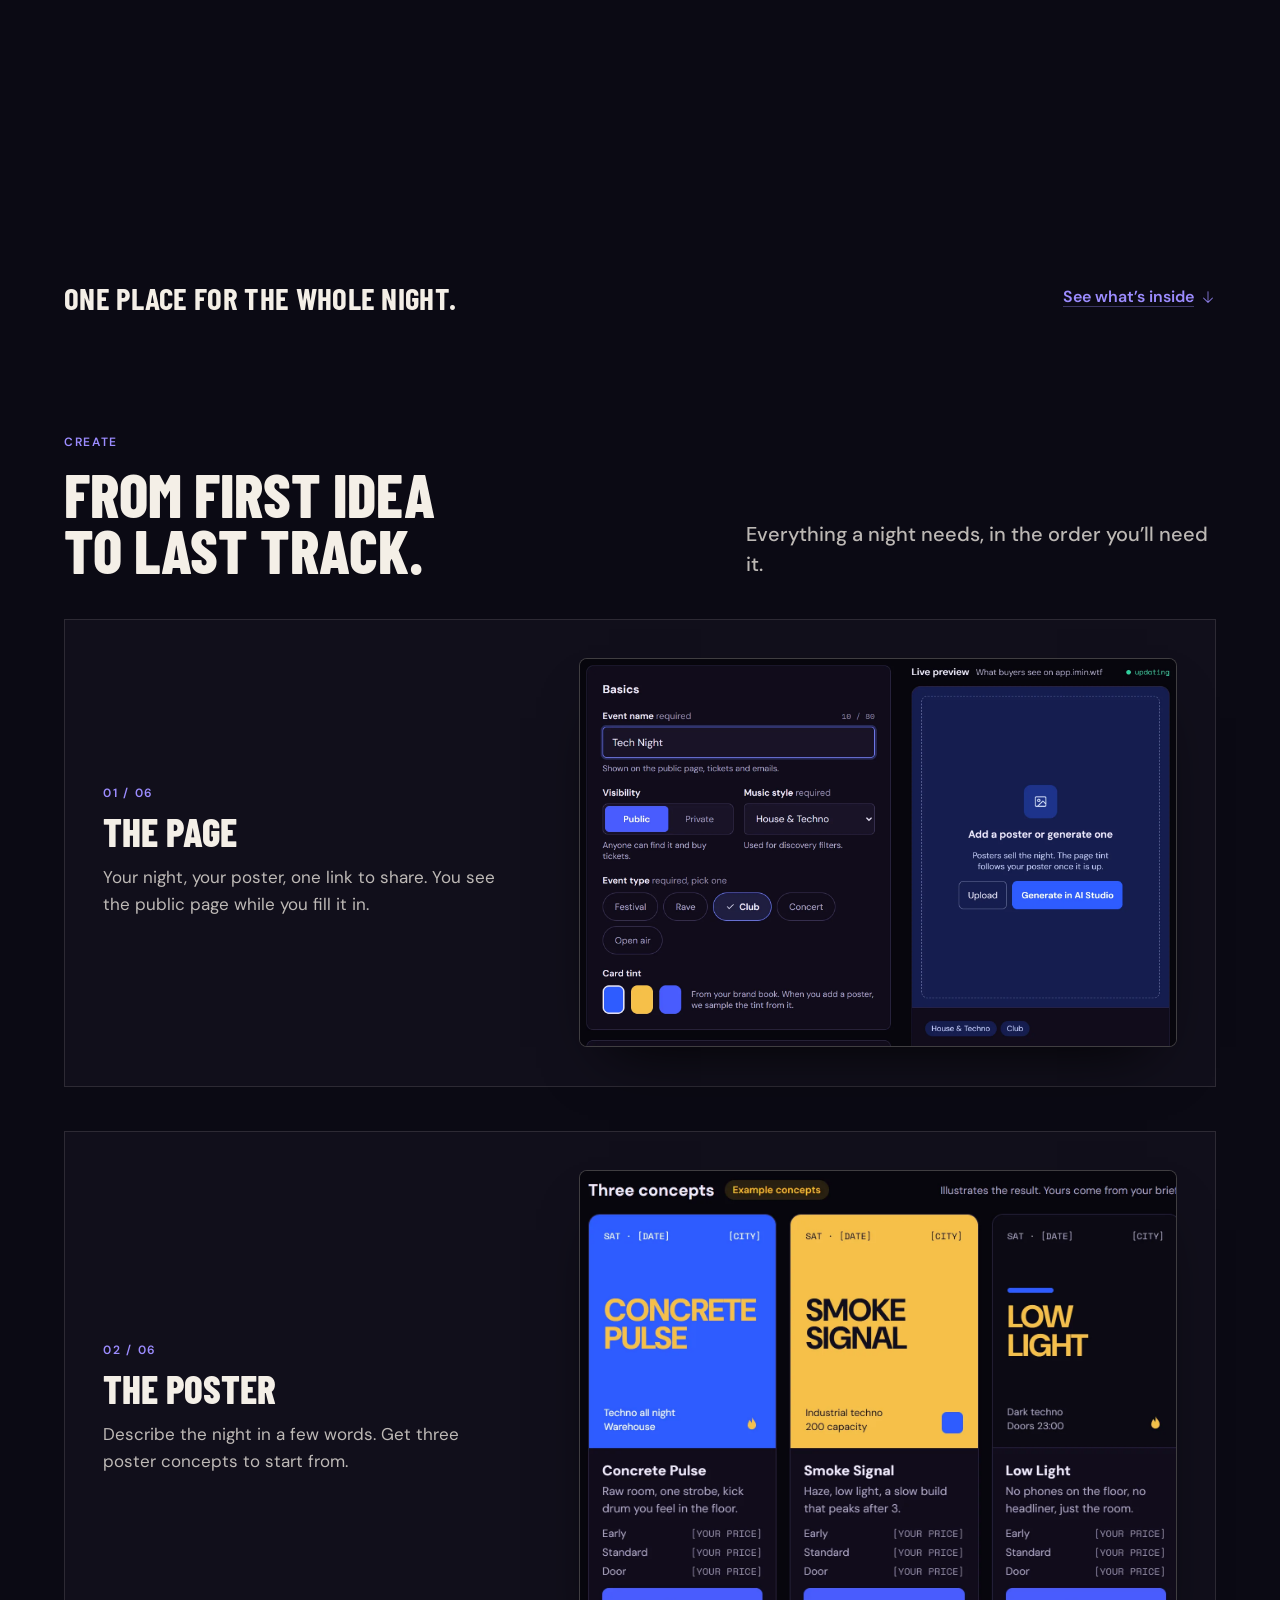
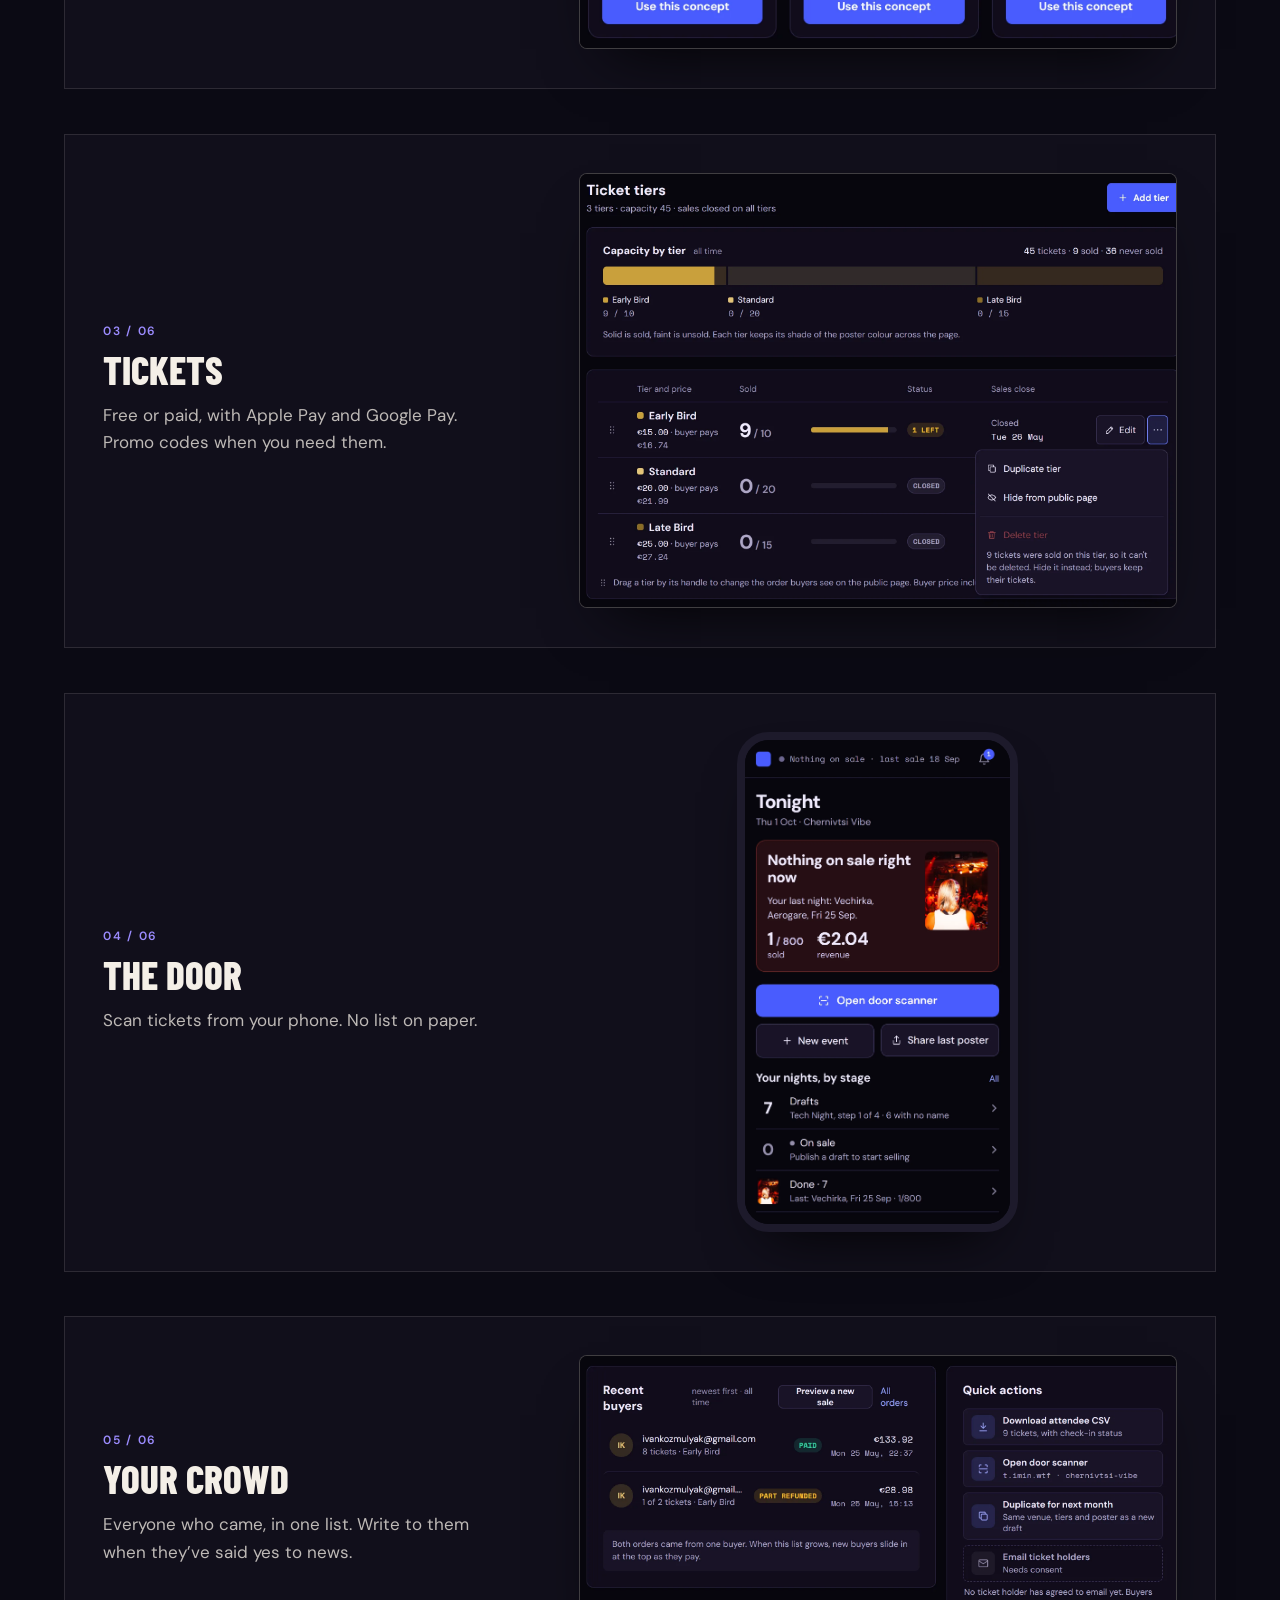
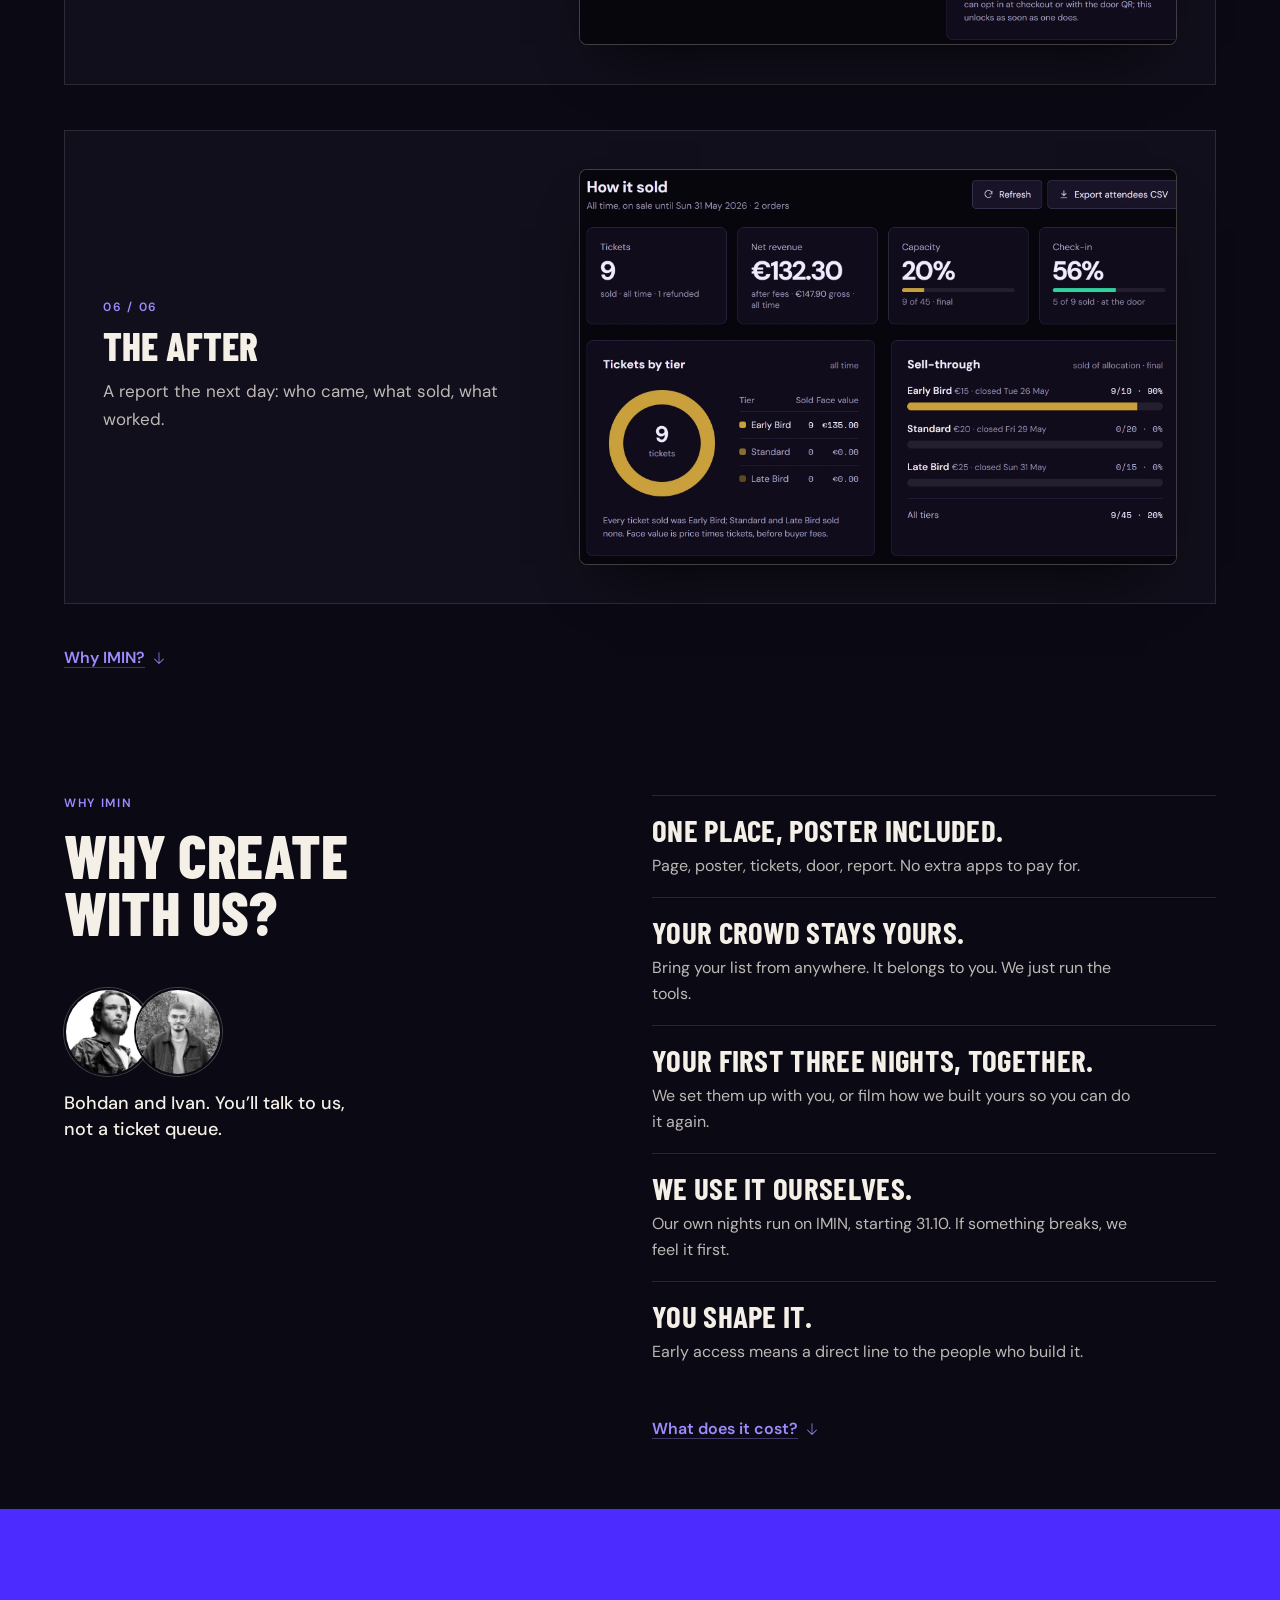
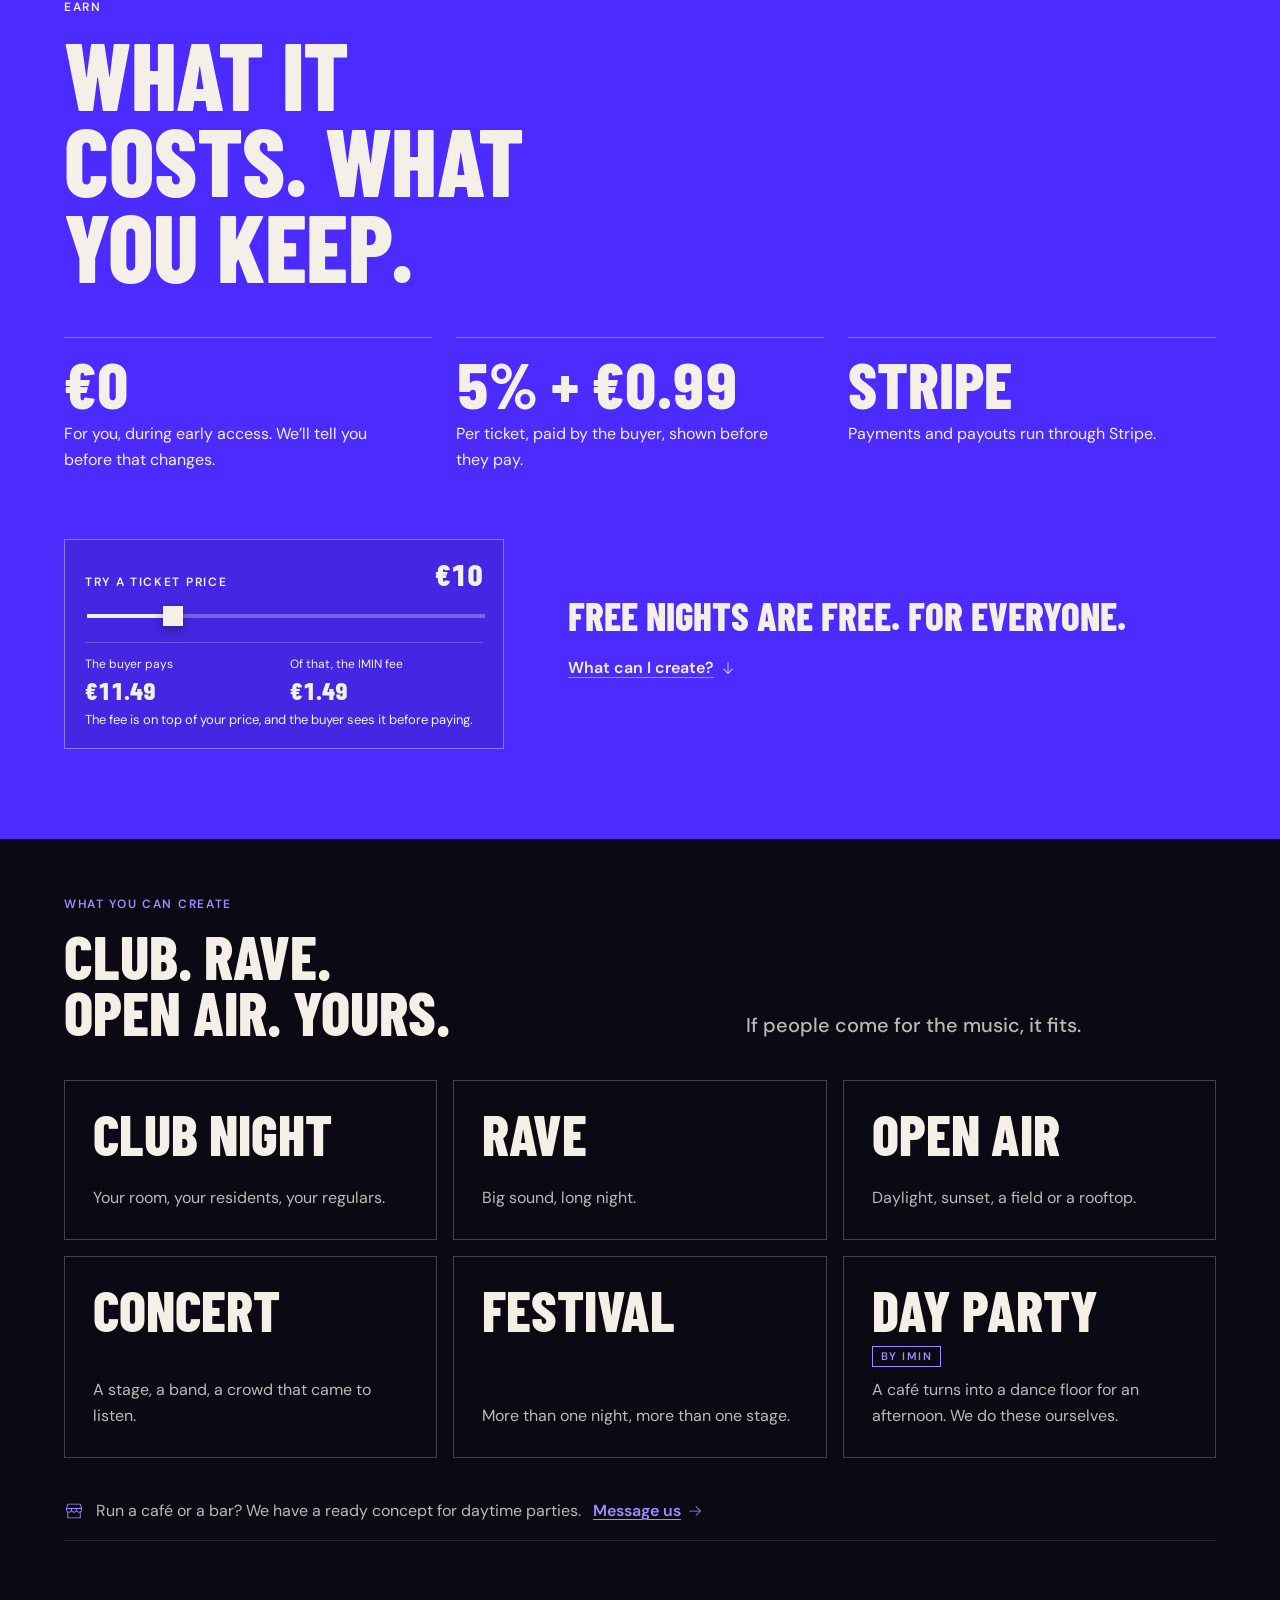
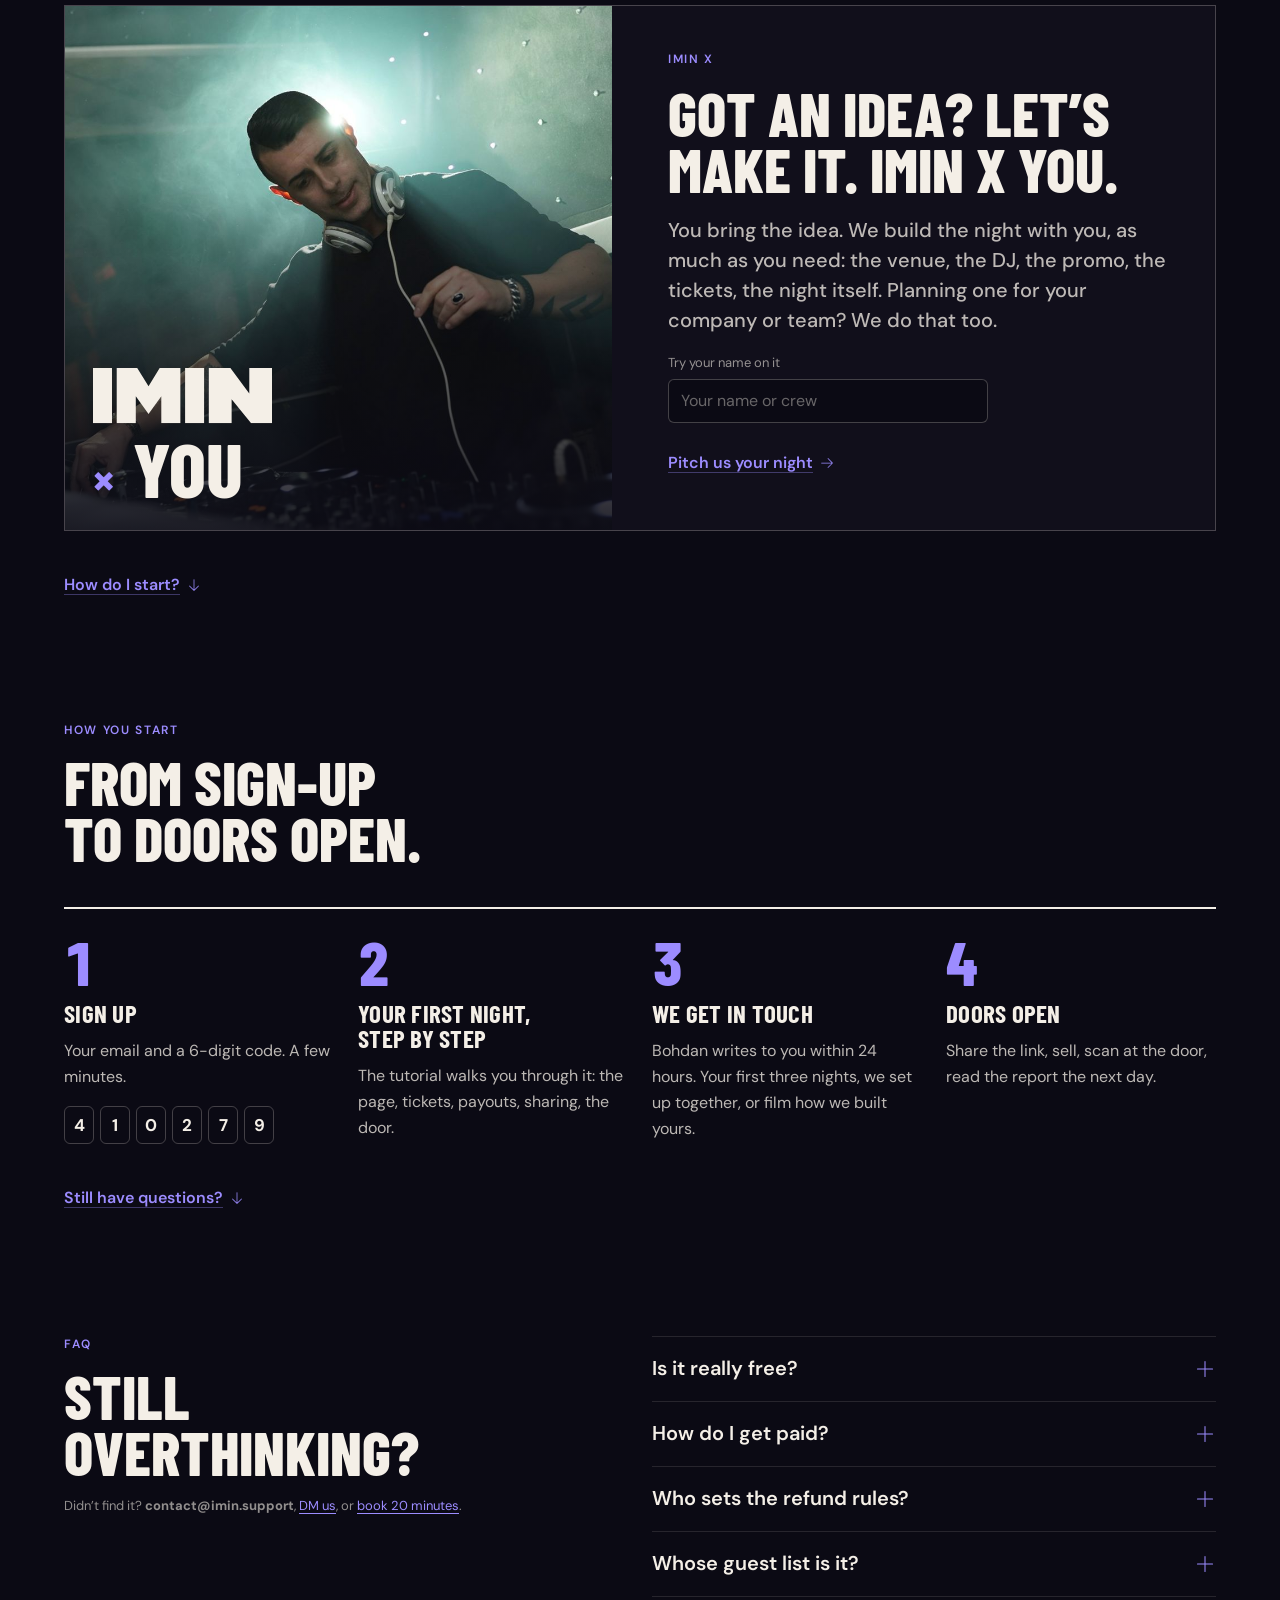
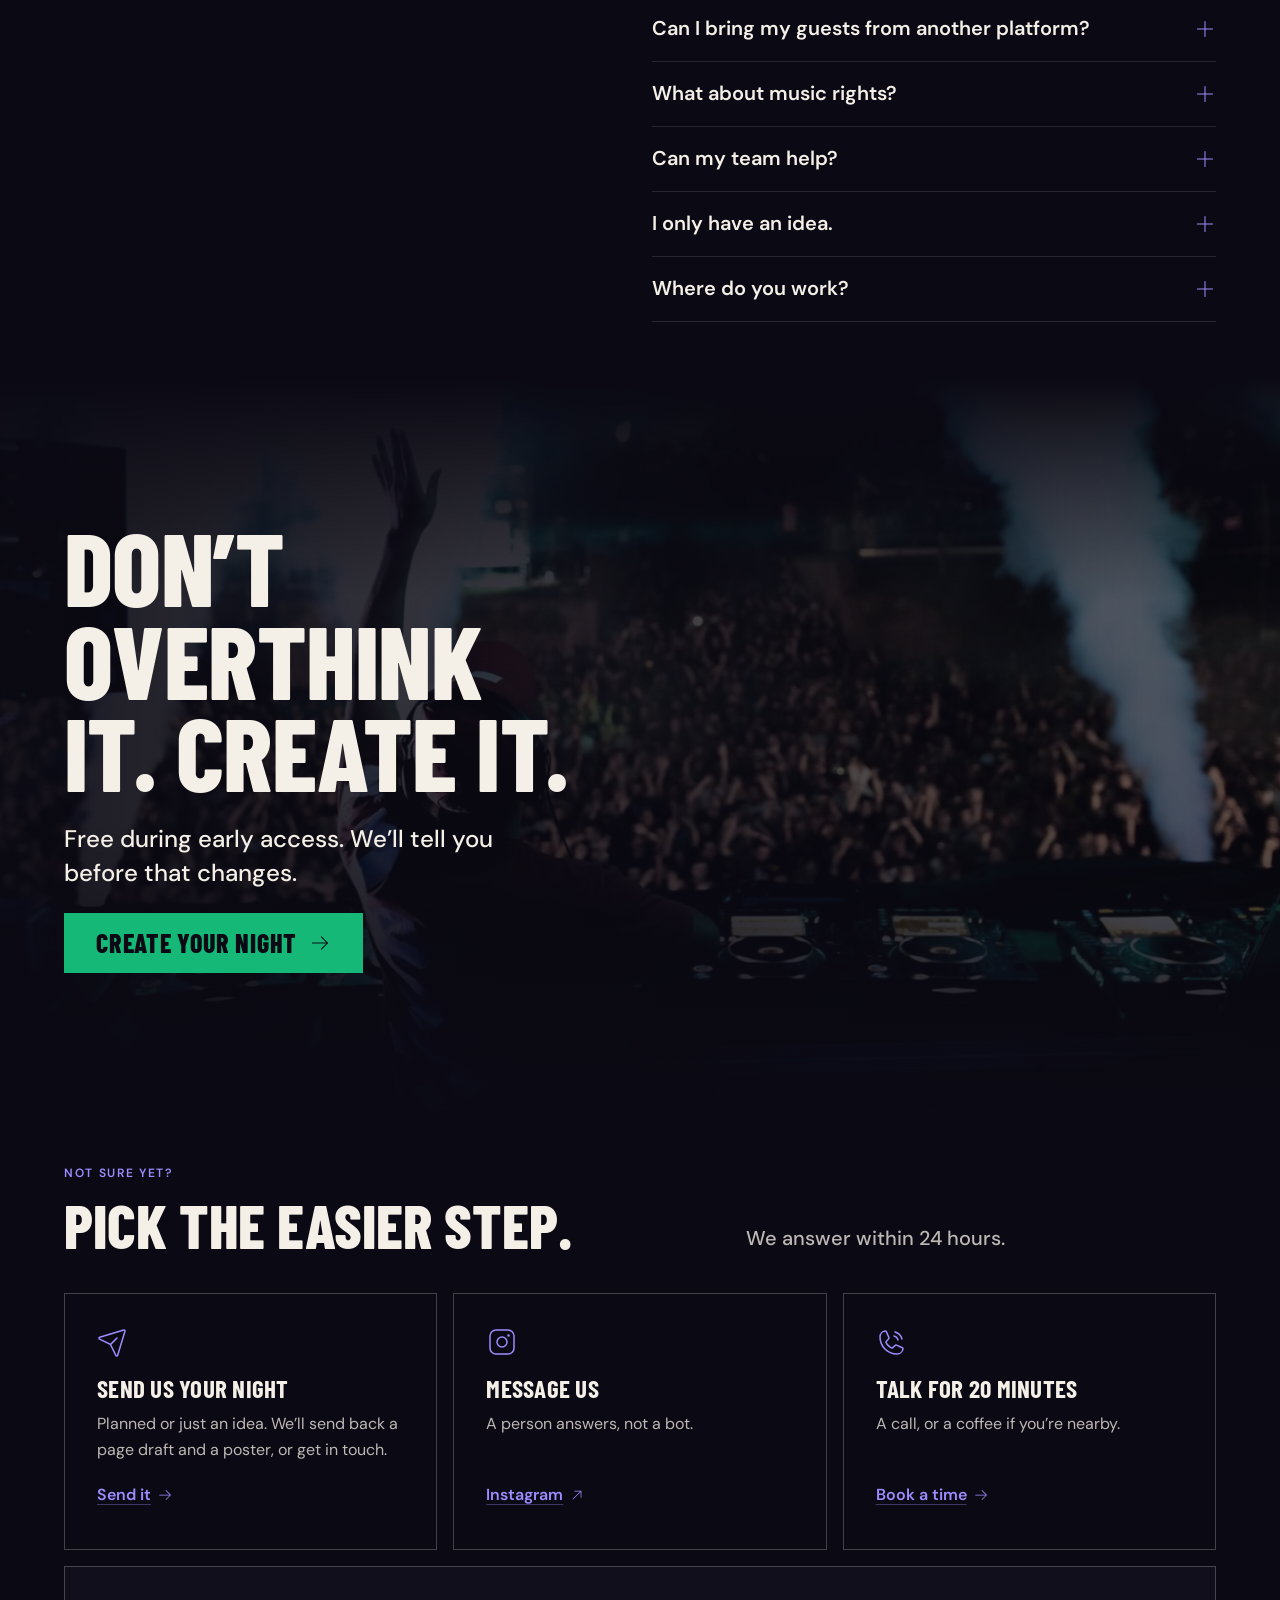
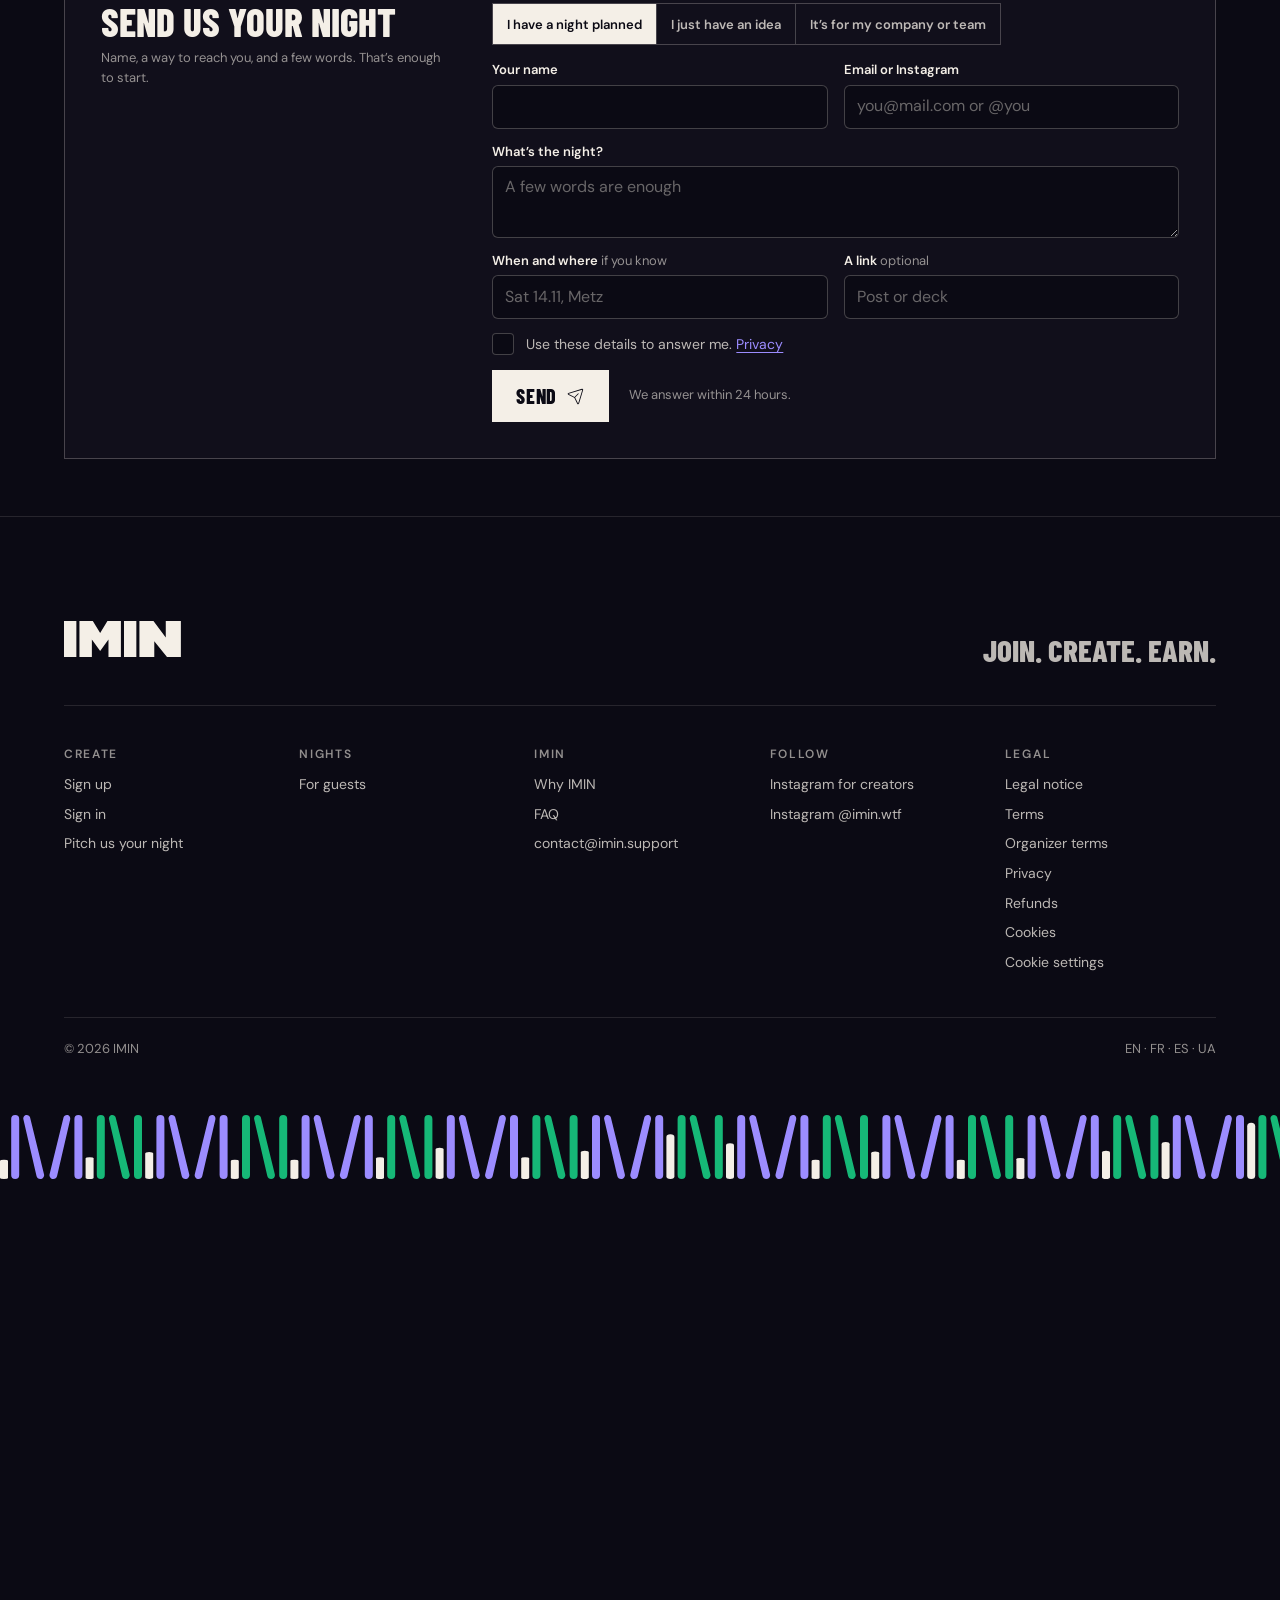
<file: pro/index.html>
<!doctype html>
<html lang="en" class="no-js">
<head>
  <meta charset="utf-8">
  <meta name="viewport" content="width=device-width, initial-scale=1, viewport-fit=cover">
  <title>IMIN Pro</title>
  <meta name="description" content="Create your night on IMIN: page, poster, tickets, the door and the report in one place. Free during early access.">
  <meta name="theme-color" content="#0B0A14">
  <link rel="canonical" href="https://imin.wtf/en/pro">
  <meta property="og:type" content="website">
  <meta property="og:title" content="Don't overthink the night. Create it.">
  <meta property="og:description" content="You create the night. We carry the rest.">
  <meta property="og:image" content="https://imin.wtf/assets/img/og-pro.png">
  <link rel="icon" href="../assets/img/favicon.svg" type="image/svg+xml">
  <link rel="preload" href="../assets/fonts/barlow-condensed-800-latin.woff2" as="font" type="font/woff2" crossorigin>
  <link rel="preload" href="../assets/fonts/dm-sans-var-latin.woff2" as="font" type="font/woff2" crossorigin>
  <link rel="stylesheet" href="../assets/css/fonts.css">
  <link rel="stylesheet" href="../assets/css/pro.css">
  <script>document.documentElement.classList.remove('no-js');document.documentElement.classList.add('js');</script>
</head>
<body>
<svg width="0" height="0" style="position:absolute" aria-hidden="true" focusable="false">
<symbol id="i-arrow-down" viewBox="0 0 256 256"><path d="M204.24,148.24l-72,72a6,6,0,0,1-8.48,0l-72-72a6,6,0,0,1,8.48-8.48L122,201.51V40a6,6,0,0,1,12,0V201.51l61.76-61.75a6,6,0,0,1,8.48,8.48Z"/></symbol>
<symbol id="i-arrow-right" viewBox="0 0 256 256"><path d="M220.24,132.24l-72,72a6,6,0,0,1-8.48-8.48L201.51,134H40a6,6,0,0,1,0-12H201.51L139.76,60.24a6,6,0,0,1,8.48-8.48l72,72A6,6,0,0,1,220.24,132.24Z"/></symbol>
<symbol id="i-arrow-up-right" viewBox="0 0 256 256"><path d="M198,64V168a6,6,0,0,1-12,0V78.48L68.24,196.24a6,6,0,0,1-8.48-8.48L177.52,70H88a6,6,0,0,1,0-12H192A6,6,0,0,1,198,64Z"/></symbol>
<symbol id="i-buildings" viewBox="0 0 256 256"><path d="M240,210H222V96a14,14,0,0,0-14-14H142V32a14,14,0,0,0-21.77-11.64l-80,53.33A14,14,0,0,0,34,85.34V210H16a6,6,0,0,0,0,12H240a6,6,0,0,0,0-12ZM208,94a2,2,0,0,1,2,2V210H142V94ZM46,85.34a2,2,0,0,1,.89-1.66l80-53.34A2,2,0,0,1,130,32V210H46ZM110,112v16a6,6,0,0,1-12,0V112a6,6,0,0,1,12,0Zm-32,0v16a6,6,0,0,1-12,0V112a6,6,0,0,1,12,0Zm0,56v16a6,6,0,0,1-12,0V168a6,6,0,0,1,12,0Zm32,0v16a6,6,0,0,1-12,0V168a6,6,0,0,1,12,0Z"/></symbol>
<symbol id="i-caret-down" viewBox="0 0 256 256"><path d="M212.24,100.24l-80,80a6,6,0,0,1-8.48,0l-80-80a6,6,0,0,1,8.48-8.48L128,167.51l75.76-75.75a6,6,0,0,1,8.48,8.48Z"/></symbol>
<symbol id="i-chart-line-up" viewBox="0 0 256 256"><path d="M230,208a6,6,0,0,1-6,6H32a6,6,0,0,1-6-6V48a6,6,0,0,1,12,0V161.52l53.76-53.76a6,6,0,0,1,8.48,0L128,135.51,185.52,78H160a6,6,0,0,1,0-12h40a6,6,0,0,1,6,6v40a6,6,0,0,1-12,0V86.48l-61.76,61.76a6,6,0,0,1-8.48,0L96,120.49l-58,58V202H224A6,6,0,0,1,230,208Z"/></symbol>
<symbol id="i-check" viewBox="0 0 256 256"><path d="M228.24,76.24l-128,128a6,6,0,0,1-8.48,0l-56-56a6,6,0,0,1,8.48-8.48L96,191.51,219.76,67.76a6,6,0,0,1,8.48,8.48Z"/></symbol>
<symbol id="i-credit-card" viewBox="0 0 256 256"><path d="M224,50H32A14,14,0,0,0,18,64V192a14,14,0,0,0,14,14H224a14,14,0,0,0,14-14V64A14,14,0,0,0,224,50ZM32,62H224a2,2,0,0,1,2,2V90H30V64A2,2,0,0,1,32,62ZM224,194H32a2,2,0,0,1-2-2V102H226v90A2,2,0,0,1,224,194Zm-18-26a6,6,0,0,1-6,6H168a6,6,0,0,1,0-12h32A6,6,0,0,1,206,168Zm-64,0a6,6,0,0,1-6,6H120a6,6,0,0,1,0-12h16A6,6,0,0,1,142,168Z"/></symbol>
<symbol id="i-envelope-simple" viewBox="0 0 256 256"><path d="M224,50H32a6,6,0,0,0-6,6V192a14,14,0,0,0,14,14H216a14,14,0,0,0,14-14V56A6,6,0,0,0,224,50ZM208.58,62,128,135.86,47.42,62ZM216,194H40a2,2,0,0,1-2-2V69.64l86,78.78a6,6,0,0,0,8.1,0L218,69.64V192A2,2,0,0,1,216,194Z"/></symbol>
<symbol id="i-file-text" viewBox="0 0 256 256"><path d="M212.24,83.76l-56-56A6,6,0,0,0,152,26H56A14,14,0,0,0,42,40V216a14,14,0,0,0,14,14H200a14,14,0,0,0,14-14V88A6,6,0,0,0,212.24,83.76ZM158,46.48,193.52,82H158ZM200,218H56a2,2,0,0,1-2-2V40a2,2,0,0,1,2-2h90V88a6,6,0,0,0,6,6h50V216A2,2,0,0,1,200,218Zm-34-82a6,6,0,0,1-6,6H96a6,6,0,0,1,0-12h64A6,6,0,0,1,166,136Zm0,32a6,6,0,0,1-6,6H96a6,6,0,0,1,0-12h64A6,6,0,0,1,166,168Z"/></symbol>
<symbol id="i-image" viewBox="0 0 256 256"><path d="M216,42H40A14,14,0,0,0,26,56V200a14,14,0,0,0,14,14H216a14,14,0,0,0,14-14V56A14,14,0,0,0,216,42ZM40,54H216a2,2,0,0,1,2,2V163.57L188.53,134.1a14,14,0,0,0-19.8,0l-21.42,21.42L101.9,110.1a14,14,0,0,0-19.8,0L38,154.2V56A2,2,0,0,1,40,54ZM38,200V171.17l52.58-52.58a2,2,0,0,1,2.84,0L176.83,202H40A2,2,0,0,1,38,200Zm178,2H193.8l-38-38,21.41-21.42a2,2,0,0,1,2.83,0l38,38V200A2,2,0,0,1,216,202ZM146,100a10,10,0,1,1,10,10A10,10,0,0,1,146,100Z"/></symbol>
<symbol id="i-instagram-logo" viewBox="0 0 256 256"><path d="M128,82a46,46,0,1,0,46,46A46.06,46.06,0,0,0,128,82Zm0,80a34,34,0,1,1,34-34A34,34,0,0,1,128,162ZM176,26H80A54.06,54.06,0,0,0,26,80v96a54.06,54.06,0,0,0,54,54h96a54.06,54.06,0,0,0,54-54V80A54.06,54.06,0,0,0,176,26Zm42,150a42,42,0,0,1-42,42H80a42,42,0,0,1-42-42V80A42,42,0,0,1,80,38h96a42,42,0,0,1,42,42ZM190,76a10,10,0,1,1-10-10A10,10,0,0,1,190,76Z"/></symbol>
<symbol id="i-lightbulb" viewBox="0 0 256 256"><path d="M174,232a6,6,0,0,1-6,6H88a6,6,0,0,1,0-12h80A6,6,0,0,1,174,232Zm40-128a85.56,85.56,0,0,1-32.88,67.64A18.23,18.23,0,0,0,174,186v6a14,14,0,0,1-14,14H96a14,14,0,0,1-14-14v-6a18,18,0,0,0-7-14.23h0a85.59,85.59,0,0,1-33-67.24C41.74,57.91,79.39,19.12,125.93,18A86,86,0,0,1,214,104Zm-12,0a74,74,0,0,0-75.79-74C86.17,31,53.78,64.34,54,104.42a73.67,73.67,0,0,0,28.4,57.87A29.92,29.92,0,0,1,94,186v6a2,2,0,0,0,2,2h64a2,2,0,0,0,2-2v-6a30.18,30.18,0,0,1,11.7-23.78A73.59,73.59,0,0,0,202,104Zm-20.08-9A55.58,55.58,0,0,0,137,50.08a6,6,0,1,0-2,11.84C152.38,64.84,167.13,79.6,170.08,97a6,6,0,0,0,5.91,5,6.87,6.87,0,0,0,1-.08A6,6,0,0,0,181.92,95Z"/></symbol>
<symbol id="i-link" viewBox="0 0 256 256"><path d="M238,88.18a52.42,52.42,0,0,1-15.4,35.66l-34.75,34.75A52.28,52.28,0,0,1,150.62,174h-.05A52.63,52.63,0,0,1,98,119.9a6,6,0,0,1,6-5.84h.17a6,6,0,0,1,5.83,6.16A40.62,40.62,0,0,0,150.58,162h0a40.4,40.4,0,0,0,28.73-11.9l34.75-34.74A40.63,40.63,0,0,0,156.63,57.9l-11,11a6,6,0,0,1-8.49-8.49l11-11a52.62,52.62,0,0,1,74.43,0A52.83,52.83,0,0,1,238,88.18Zm-127.62,98.9-11,11A40.36,40.36,0,0,1,70.6,210h0a40.63,40.63,0,0,1-28.7-69.36L76.62,105.9A40.63,40.63,0,0,1,146,135.77a6,6,0,0,0,5.83,6.16H152a6,6,0,0,0,6-5.84A52.63,52.63,0,0,0,68.14,97.42L33.38,132.16A52.63,52.63,0,0,0,70.56,222h0a52.26,52.26,0,0,0,37.22-15.42l11-11a6,6,0,1,0-8.49-8.48Z"/></symbol>
<symbol id="i-paper-plane-tilt" viewBox="0 0 256 256"><path d="M225.88,30.12a13.83,13.83,0,0,0-13.7-3.58l-.11,0L20.14,84.77A14,14,0,0,0,18,110.85l85.56,41.64L145.12,238a13.87,13.87,0,0,0,12.61,8c.4,0,.81,0,1.21-.05a13.9,13.9,0,0,0,12.29-10.09l58.2-191.93,0-.11A13.83,13.83,0,0,0,225.88,30.12Zm-8,10.4L159.73,232.43l0,.11a2,2,0,0,1-3.76.26l-40.68-83.58,49-49a6,6,0,1,0-8.49-8.49l-49,49L23.15,100a2,2,0,0,1,.31-3.74l.11,0L215.48,38.08a1.94,1.94,0,0,1,1.92.52A2,2,0,0,1,217.92,40.52Z"/></symbol>
<symbol id="i-phone-call" viewBox="0 0 256 256"><path d="M146.2,46.45a6,6,0,0,1,7.35-4.25,84.24,84.24,0,0,1,60.25,60.25,6,6,0,0,1-4.25,7.35,5.94,5.94,0,0,1-1.55.2,6,6,0,0,1-5.8-4.45A72.34,72.34,0,0,0,150.45,53.8,6,6,0,0,1,146.2,46.45ZM142.45,85.8C157,89.68,166.32,99,170.2,113.55A6,6,0,0,0,176,118a5.94,5.94,0,0,0,1.55-.2,6,6,0,0,0,4.25-7.35c-5-18.71-17.54-31.25-36.25-36.25a6,6,0,1,0-3.1,11.6Zm79.44,97A54.25,54.25,0,0,1,168,230C89.7,230,26,166.3,26,88A54.25,54.25,0,0,1,73.17,34.11,14,14,0,0,1,87.73,42.5l21.1,47.1a14,14,0,0,1-1.12,13.28,6,6,0,0,1-.42.57L86.22,128.51a1.89,1.89,0,0,0,0,1.67c7.66,15.68,24.1,32,40,39.65a1.88,1.88,0,0,0,1.68-.06l24.69-21a4.81,4.81,0,0,1,.56-.42,14,14,0,0,1,13.28-1.22l47.24,21.17A14,14,0,0,1,221.89,182.83ZM210,181.32a2,2,0,0,0-1.21-2l-47.25-21.17a1.92,1.92,0,0,0-1.6.1l-24.68,21c-.18.15-.37.29-.56.42a14,14,0,0,1-13.77,1c-18.36-8.87-36.66-27-45.53-45.19a14,14,0,0,1,.91-13.73,4.73,4.73,0,0,1,.43-.57L97.79,96.09a2,2,0,0,0,0-1.67L76.74,47.31A2,2,0,0,0,74.9,46h-.23A42.24,42.24,0,0,0,38,88c0,71.68,58.32,130,130,130A42.24,42.24,0,0,0,210,181.32Z"/></symbol>
<symbol id="i-plus" viewBox="0 0 256 256"><path d="M222,128a6,6,0,0,1-6,6H134v82a6,6,0,0,1-12,0V134H40a6,6,0,0,1,0-12h82V40a6,6,0,0,1,12,0v82h82A6,6,0,0,1,222,128Z"/></symbol>
<symbol id="i-qr-code" viewBox="0 0 256 256"><path d="M104,42H56A14,14,0,0,0,42,56v48a14,14,0,0,0,14,14h48a14,14,0,0,0,14-14V56A14,14,0,0,0,104,42Zm2,62a2,2,0,0,1-2,2H56a2,2,0,0,1-2-2V56a2,2,0,0,1,2-2h48a2,2,0,0,1,2,2Zm-2,34H56a14,14,0,0,0-14,14v48a14,14,0,0,0,14,14h48a14,14,0,0,0,14-14V152A14,14,0,0,0,104,138Zm2,62a2,2,0,0,1-2,2H56a2,2,0,0,1-2-2V152a2,2,0,0,1,2-2h48a2,2,0,0,1,2,2ZM200,42H152a14,14,0,0,0-14,14v48a14,14,0,0,0,14,14h48a14,14,0,0,0,14-14V56A14,14,0,0,0,200,42Zm2,62a2,2,0,0,1-2,2H152a2,2,0,0,1-2-2V56a2,2,0,0,1,2-2h48a2,2,0,0,1,2,2Zm-64,72V144a6,6,0,0,1,12,0v32a6,6,0,0,1-12,0Zm76-16a6,6,0,0,1-6,6H182v42a6,6,0,0,1-6,6H144a6,6,0,0,1,0-12h26V144a6,6,0,0,1,12,0v10h26A6,6,0,0,1,214,160Zm0,32v16a6,6,0,0,1-12,0V192a6,6,0,0,1,12,0Z"/></symbol>
<symbol id="i-sparkle" viewBox="0 0 256 256"><path d="M196.89,130.94,144.4,111.6,125.06,59.11a13.92,13.92,0,0,0-26.12,0L79.6,111.6,27.11,130.94a13.92,13.92,0,0,0,0,26.12L79.6,176.4l19.34,52.49a13.92,13.92,0,0,0,26.12,0L144.4,176.4l52.49-19.34a13.92,13.92,0,0,0,0-26.12Zm-4.15,14.86-55.08,20.3a6,6,0,0,0-3.56,3.56l-20.3,55.08a1.92,1.92,0,0,1-3.6,0L89.9,169.66a6,6,0,0,0-3.56-3.56L31.26,145.8a1.92,1.92,0,0,1,0-3.6l55.08-20.3a6,6,0,0,0,3.56-3.56l20.3-55.08a1.92,1.92,0,0,1,3.6,0l20.3,55.08a6,6,0,0,0,3.56,3.56l55.08,20.3a1.92,1.92,0,0,1,0,3.6ZM146,40a6,6,0,0,1,6-6h18V16a6,6,0,0,1,12,0V34h18a6,6,0,0,1,0,12H182V64a6,6,0,0,1-12,0V46H152A6,6,0,0,1,146,40ZM246,88a6,6,0,0,1-6,6H230v10a6,6,0,0,1-12,0V94H208a6,6,0,0,1,0-12h10V72a6,6,0,0,1,12,0V82h10A6,6,0,0,1,246,88Z"/></symbol>
<symbol id="i-storefront" viewBox="0 0 256 256"><path d="M26.22,94.41A6,6,0,0,0,26,96v16A38,38,0,0,0,42,143V216a6,6,0,0,0,6,6H208a6,6,0,0,0,6-6V143A38,38,0,0,0,230,112V96a5.91,5.91,0,0,0-.23-1.64L215.43,44.15A14.07,14.07,0,0,0,202,34H54A14.07,14.07,0,0,0,40.57,44.15Zm25.89-47A2,2,0,0,1,54,46H202a2,2,0,0,1,1.92,1.45L216.05,90H40ZM102,102h52v10a26,26,0,0,1-52,0Zm-64,0H90v10a26,26,0,0,1-38.18,23,6,6,0,0,0-1.65-1A26,26,0,0,1,38,112ZM202,210H54V148.66a38,38,0,0,0,42-16.21,37.95,37.95,0,0,0,64,0,38,38,0,0,0,42,16.21Zm3.83-76a6,6,0,0,0-1.65,1A26,26,0,0,1,166,112V102h52v10A26,26,0,0,1,205.83,134Z"/></symbol>
<symbol id="i-table" viewBox="0 0 256 256"><path d="M224,50H32a6,6,0,0,0-6,6V192a14,14,0,0,0,14,14H216a14,14,0,0,0,14-14V56A6,6,0,0,0,224,50ZM38,110H82v36H38Zm56,0H218v36H94ZM218,62V98H38V62ZM38,192V158H82v36H40A2,2,0,0,1,38,192Zm178,2H94V158H218v34A2,2,0,0,1,216,194Z"/></symbol>
<symbol id="i-telegram-logo" viewBox="0 0 256 256"><path d="M227.57,27.7a7,7,0,0,0-7.13-1.22L17.78,105.79a12.23,12.23,0,0,0,2.1,23.39L74,139.81V200a14,14,0,0,0,24.08,9.71l26.64-27.63,41.58,36.45a13.9,13.9,0,0,0,9.2,3.49,14.33,14.33,0,0,0,4.36-.69,13.86,13.86,0,0,0,9.34-10.17L229.82,34.57A7,7,0,0,0,227.57,27.7ZM22.05,117.37h0a.46.46,0,0,1,0-.32.51.51,0,0,1,.15-.08L181.91,54.45l-103.3,74L22.2,117.41Zm67.39,84A2,2,0,0,1,86,200V148.11l29.69,26Zm88.07,7.08a1.93,1.93,0,0,1-1.34,1.44,2,2,0,0,1-2-.4L89.64,135.34,215,45.5Z"/></symbol>
<symbol id="i-ticket" viewBox="0 0 256 256"><path d="M232,102a6,6,0,0,0,6-6V64a14,14,0,0,0-14-14H32A14,14,0,0,0,18,64V96a6,6,0,0,0,6,6,26,26,0,0,1,0,52,6,6,0,0,0-6,6v32a14,14,0,0,0,14,14H224a14,14,0,0,0,14-14V160a6,6,0,0,0-6-6,26,26,0,0,1,0-52ZM30,192V165.53a38,38,0,0,0,0-75.06V64a2,2,0,0,1,2-2H90V194H32A2,2,0,0,1,30,192Zm196-26.47V192a2,2,0,0,1-2,2H102V62H224a2,2,0,0,1,2,2V90.47a38,38,0,0,0,0,75.06Z"/></symbol>
<symbol id="i-users-three" viewBox="0 0 256 256"><path d="M243.6,148.8a6,6,0,0,1-8.4-1.2A53.58,53.58,0,0,0,192,126a6,6,0,0,1,0-12,26,26,0,1,0-25.18-32.5,6,6,0,0,1-11.62-3,38,38,0,1,1,59.91,39.63A65.69,65.69,0,0,1,244.8,140.4,6,6,0,0,1,243.6,148.8ZM189.19,213a6,6,0,0,1-2.19,8.2,5.9,5.9,0,0,1-3,.81,6,6,0,0,1-5.2-3,59,59,0,0,0-101.62,0,6,6,0,1,1-10.38-6A70.1,70.1,0,0,1,103,182.55a46,46,0,1,1,50.1,0A70.1,70.1,0,0,1,189.19,213ZM128,178a34,34,0,1,0-34-34A34,34,0,0,0,128,178ZM70,120a6,6,0,0,0-6-6A26,26,0,1,1,89.18,81.49a6,6,0,1,0,11.62-3,38,38,0,1,0-59.91,39.63A65.69,65.69,0,0,0,11.2,140.4a6,6,0,1,0,9.6,7.2A53.58,53.58,0,0,1,64,126,6,6,0,0,0,70,120Z"/></symbol>
<symbol id="i-whatsapp-logo" viewBox="0 0 256 256"><path d="M186.68,146.63l-32-16a6,6,0,0,0-6,.38L133,141.46A42.49,42.49,0,0,1,114.54,123L125,107.33a6,6,0,0,0,.38-6l-16-32A6,6,0,0,0,104,66a38,38,0,0,0-38,38,86.1,86.1,0,0,0,86,86,38,38,0,0,0,38-38A6,6,0,0,0,186.68,146.63ZM152,178a74.09,74.09,0,0,1-74-74,26,26,0,0,1,22.42-25.75l12.66,25.32-10.39,15.58a6,6,0,0,0-.54,5.63,54.43,54.43,0,0,0,29.07,29.07,6,6,0,0,0,5.63-.54l15.58-10.39,25.32,12.66A26,26,0,0,1,152,178ZM128,26A102,102,0,0,0,38.35,176.69L26.73,211.56a14,14,0,0,0,17.71,17.71l34.87-11.62A102,102,0,1,0,128,26Zm0,192a90,90,0,0,1-45.06-12.08,6.09,6.09,0,0,0-3-.81,6.2,6.2,0,0,0-1.9.31L40.65,217.88a2,2,0,0,1-2.53-2.53L50.58,178a6,6,0,0,0-.5-4.91A90,90,0,1,1,128,218Z"/></symbol>
<symbol id="i-x" viewBox="0 0 256 256"><path d="M204.24,195.76a6,6,0,1,1-8.48,8.48L128,136.49,60.24,204.24a6,6,0,0,1-8.48-8.48L119.51,128,51.76,60.24a6,6,0,0,1,8.48-8.48L128,119.51l67.76-67.75a6,6,0,0,1,8.48,8.48L136.49,128Z"/></symbol>
  <symbol id="logo-h" viewBox="0 0 348.33 107.29"><path d="M0 0H36.86V107.29H0Z"/><path d="M46.03 0H85.82L107.8 35.65L129.43 0H169.58V107.29H132.55V55.03L107.8 89.29L83.06 55.03V107.29H46.03Z"/><path d="M178.75 0H215.61V107.29H178.75Z"/><path transform="translate(178.75 -117.67)" d="M46.03 117.67H87.9L124.59 167.16V117.67H169.58V224.95H128.22L90.32 178.23V224.95H46.03Z"/></symbol>
  <symbol id="logo-s" viewBox="0 0 169.58 224.95"><path d="M0 0H36.86V107.29H0Z"/><path d="M46.03 0H85.82L107.8 35.65L129.43 0H169.58V107.29H132.55V55.03L107.8 89.29L83.06 55.03V107.29H46.03Z"/><path d="M0 117.67H36.86V224.95H0Z"/><path d="M46.03 117.67H87.9L124.59 167.16V117.67H169.58V224.95H128.22L90.32 178.23V224.95H46.03Z"/></symbol>
</svg>

<header class="top">
  <div class="wrap top-in">
    <a class="logo" href="#hero" aria-label="IMIN for creators, back to the top"><svg viewBox="0 0 348.33 107.29" aria-hidden="true" fill="currentColor"><use href="#logo-h"/></svg><span class="logo-pro">for creators</span></a>
    <nav class="nav" aria-label="Main">
      <a class="nav-a hide-sm" href="../" data-link="nights">Nights</a>
      <a class="nav-a" href="https://dashboard.imin.wtf/" data-link="signIn">Sign in</a>
      <details class="lang">
        <summary aria-label="Language: English">EN <svg class="ico" aria-hidden="true"><use href="#i-caret-down"/></svg></summary>
        <div class="lang-menu">
          <a href="#hero" aria-current="true" lang="en">English <span>EN</span></a>
          <a href="#hero" lang="fr">Français <span>FR</span></a>
          <a href="#hero" lang="es">Español <span>ES</span></a>
          <a href="#hero" lang="uk">Українська <span>UA</span></a>
        </div>
      </details>
      <a class="btn-line top-cta" href="https://dashboard.imin.wtf/signup" data-link="signUp" data-create="header">Create your night</a>
    </nav>
  </div>
</header>

<main>
  <!-- 1. Hero: two sides of the same night -->
  <section class="hero" id="hero" aria-labelledby="hero-h">
    <div class="wrap hero-grid">
      <div class="hero-copy">
        <p class="label ph">For creators</p>
        <h1 class="t-display" id="hero-h">Don’t overthink the night.</h1>
        <p class="hero-lead">You create the night. We carry the rest.</p>
        <div class="hero-act">
          <a class="btn-door" href="https://dashboard.imin.wtf/signup" data-link="signUp" data-create="hero">Create your night <svg class="ico" aria-hidden="true"><use href="#i-arrow-right"/></svg></a>
          <p class="cap">Free during early access. We’ll tell you before that changes.</p>
        </div>
        <p class="alt-line"><span>Not ready to sign up?</span> <a href="#pitch" data-pitch="planned" data-alt="send_night" data-place="hero">Send us your next night</a> <i aria-hidden="true">·</i> <a href="#ways" data-alt="message" data-place="hero">Message us</a> <i aria-hidden="true">·</i> <a href="#ways" data-link="call" data-alt="call" data-place="hero">20 min call</a></p>
      </div>

      <div class="hero-visual" aria-label="The guest's poster on top of the creator's dashboard for the same night">
        <div class="sides">
          <!-- the creator's side -->
          <div class="dash">
            <span class="side-tag">What you see</span>
            <div class="dash-bar"><span class="dash-dots" aria-hidden="true"><i></i><i></i><i></i></span><span class="dash-url">dashboard.imin.wtf</span></div>
            <div class="dash-shot">
              <img src="../assets/img/app/overview.webp" width="1185" height="990" alt="The IMIN dashboard for one night: tickets sold, revenue, check-ins and sales over time" loading="eager" decoding="async">
              <span class="spot" data-spot="0" style="--x:23.6%;--y:14.7%;--w:11.3%;--h:16.7%" aria-hidden="true"></span>
              <span class="spot" data-spot="1" style="--x:21.6%;--y:42.5%;--w:18.1%;--h:18.1%" aria-hidden="true"></span>
              <span class="spot" data-spot="2" style="--x:60.4%;--y:42.5%;--w:18.1%;--h:18.1%" aria-hidden="true"></span>
              <span class="spot" data-spot="3" style="--x:41%;--y:42.5%;--w:18.1%;--h:18.1%" aria-hidden="true"></span>
            </div>
          </div>
          <!-- the guest's side -->
          <div class="poster">
            <span class="side-tag">What guests see</span>
            <figure class="poster-card" aria-label="The guest's poster">
            <img src="../assets/img/photos/p-dj.jpg" alt="A DJ playing, hands up in front" loading="eager" decoding="async">
            <div class="p-top">
              <svg viewBox="0 0 169.58 224.95" aria-label="IMIN" role="img" fill="currentColor"><use href="#logo-s"/></svg>
              <p class="p-when">Sat 31.10<small>15:00 – 18:00</small></p>
            </div>
            <div class="p-body">
              <p class="p-title">Halloween CoffeeShop Rave</p>
              <p class="p-meta">DJ · Costume contest · Metz</p>
            </div>
            <div class="beat" aria-hidden="true"><i></i></div>
            </figure>
          </div>
          <ol class="thoughts" data-thoughts aria-label="What a creator worries about">
            <li class="thought">Is the poster ready?</li>
            <li class="thought">Where do people buy tickets?</li>
            <li class="thought">Who’s checking tickets at the door?</li>
            <li class="thought">Did the money come in?</li>
          </ol>
        </div>
      </div>
    </div>
    <div class="beat-band" data-beat aria-hidden="true"></div>
  </section>

  <!-- shown only when someone came back from the sign-up page during this visit -->
  <aside class="doubt" data-doubt hidden aria-label="Not sure yet?">
    <div class="wrap doubt-in">
      <p><b>Not sure yet?</b> That’s fine. Pick the easier step.</p>
      <p class="doubt-links"><a href="#pitch" data-pitch="planned" data-alt="send_night" data-place="return">Send us your night</a><a href="#ways" data-alt="message" data-place="return">Message us</a><a href="#ways" data-link="call" data-alt="call" data-place="return">Talk for 20 minutes</a></p>
    </div>
  </aside>

  <!-- people: the room the creator is building for -->
  <section class="band" aria-label="A crowd at a night">
    <img src="../assets/img/photos/people-club.jpg" width="1800" height="1200" alt="A crowd dancing under yellow club lights" loading="lazy" decoding="async">
    <div class="wrap band-in"><p class="t-display band-h">Two sides. One night.</p></div>
  </section>

  <!-- 2. Insight: six tabs open; we close them one by one until only IMIN is left -->
  <section class="sec insight" id="insight" aria-labelledby="insight-h">
    <div class="wrap">
      <div class="sec-top">
        <div class="sec-title">
          <p class="ask">Sound familiar?</p>
          <h2 class="t-h1" id="insight-h">One night. Six tabs.</h2>
        </div>
        <p class="lead">Poster in one app. Tickets in another. The guest list in a spreadsheet. The night gets lost between the tabs.</p>
      </div>
      <div class="brw-pin" data-brw>
        <div class="brw">
          <div class="brw-bar">
            <span class="brw-dots" aria-hidden="true"><i></i><i></i><i></i></span>
            <ol class="brw-tabs" aria-label="Six tabs for one night">
              <li class="bt is-on" data-url="canva.com/design/<b>poster_final_v7</b>"><span class="fv fv-canva">C</span><span class="bt-t">Poster · Canva</span><span class="bt-x" aria-hidden="true"><svg class="ico" aria-hidden="true"><use href="#i-x"/></svg></span></li>
              <li class="bt" data-url="eventbrite.com/manage/<b>saturday-night</b>"><span class="fv fv-eb">e</span><span class="bt-t">Tickets · Eventbrite</span><span class="bt-x" aria-hidden="true"><svg class="ico" aria-hidden="true"><use href="#i-x"/></svg></span></li>
              <li class="bt" data-url="buy.stripe.com/<b>table-for-4</b>"><span class="fv fv-stripe">S</span><span class="bt-t">Payment link · Stripe</span><span class="bt-x" aria-hidden="true"><svg class="ico" aria-hidden="true"><use href="#i-x"/></svg></span></li>
              <li class="bt" data-url="linktr.ee/<b>saturday.night</b>"><span class="fv fv-lt">✱</span><span class="bt-t">Link in bio · Linktree</span><span class="bt-x" aria-hidden="true"><svg class="ico" aria-hidden="true"><use href="#i-x"/></svg></span></li>
              <li class="bt" data-url="docs.google.com/spreadsheets/<b>guest-list-sat</b>"><span class="fv fv-sheets"><svg viewBox="0 0 16 16" aria-hidden="true"><path fill="#fff" d="M4 3h8v10H4z"/><path fill="#0F9D58" d="M5 7h6v1H5zm0 2h6v1H5zm0 2h6v1H5zM7.5 7h1v5h-1z"/></svg></span><span class="bt-t">Guest list · Google Sheets</span><span class="bt-x" aria-hidden="true"><svg class="ico" aria-hidden="true"><use href="#i-x"/></svg></span></li>
              <li class="bt" data-url="instagram.com/<b>insights</b>"><span class="fv fv-ig"><i></i></span><span class="bt-t">Numbers after · Instagram</span><span class="bt-x" aria-hidden="true"><svg class="ico" aria-hidden="true"><use href="#i-x"/></svg></span></li>
              <li class="bt bt-imin" data-url="imin.wtf/<b>your-night</b>"><span class="fv fv-imin"><svg viewBox="0 0 169.58 224.95" aria-hidden="true" fill="currentColor"><use href="#logo-s"/></svg></span><span class="bt-t">IMIN · Your night</span></li>
            </ol>
            <span class="brw-plus" aria-hidden="true"><svg class="ico"><use href="#i-plus"/></svg></span>
          </div>
          <div class="brw-url"><span class="brw-nav" aria-hidden="true">‹ › ↻</span><span class="brw-addr" data-url>canva.com/design/<b>poster_final_v7</b></span></div>
          <div class="brw-view" data-view>
            <div class="cl" data-pile aria-hidden="true">
              <div class="cw cw-canva" style="--x:0;--y:34;--w:430;--r:-3;--mx:0;--my:0;--mw:420"><div class="cw-h"><span class="fv fv-canva">C</span><b>Canva</b><span>poster_final_v7.png</span></div><div class="cw-b"><div class="cv-tools"><i class="is-on"></i><i></i><i></i><i></i><i></i></div><div class="cv-art"><div class="cv-poster"><span>SAT · 22:00</span><b>Saturday<br>night</b><small>tickets: link in bio</small></div></div></div></div>
              <div class="cw cw-eb" style="--x:380;--y:14;--w:420;--r:1.5;--mx:200;--my:150;--mw:420"><div class="cw-h"><b class="eb-logo">eventbrite</b><span>Manage event</span></div><div class="cw-b"><p class="eb-h">Saturday Night</p><p class="eb-s">84 / 120 sold</p><p class="eb-row"><s>Early bird · €10</s><b>SOLD OUT</b></p><p class="eb-row"><span>Standard · €15</span><span>36 left</span></p><p class="eb-fee">+ €2.80 service fee per ticket</p><span class="eb-btn">Edit tickets</span></div></div>
              <div class="cw cw-stripe" style="--x:738;--y:52;--w:392;--r:1;--mx:10;--my:360;--mw:400"><div class="cw-h"><span class="fv fv-stripe">S</span><b class="st-logo">stripe</b><span>Payment link</span></div><div class="cw-b"><div class="sp-l"><span>Table for 4</span><b>€60.00</b><small>Who paid? Check your email.</small></div><div class="sp-r"><i>Email</i><i>1234 1234 1234 1234</i><i>MM / YY · CVC</i><span>Pay</span></div></div></div>
              <div class="cw cw-lt" style="--x:40;--y:300;--w:300;--r:1.2;--mx:330;--my:400;--mw:290"><div class="cw-h"><span class="fv fv-lt">✱</span><b>Linktree</b><span>@saturday.night</span></div><div class="cw-b"><span class="lt-av"></span><b class="lt-n">@saturday.night</b><span class="lt-b">Tickets</span><span class="lt-b">Pay for a table</span><span class="lt-b">Guest list form</span><span class="lt-b">Last night photos</span></div></div>
              <div class="cw cw-sheets" style="--x:370;--y:292;--w:540;--r:-0.6;--mx:0;--my:660;--mw:470"><div class="cw-h"><span class="fv fv-sheets"><svg viewBox="0 0 16 16" aria-hidden="true"><path fill="#fff" d="M4 3h8v10H4z"/><path fill="#0F9D58" d="M5 7h6v1H5zm0 2h6v1H5zm0 2h6v1H5zM7.5 7h1v5h-1z"/></svg></span><b>Sheets</b><span>Guest list SAT (copy) (2)</span></div><div class="cw-b"><p class="gs-fx"><i>fx</i>=IF(C4="paid";"✓";"?")</p><table class="gs"><tr><th></th><th>A</th><th>B</th><th>C</th><th>D</th></tr><tr><th>1</th><td><b>Name</b></td><td><b>+1</b></td><td><b>Paid?</b></td><td><b>In</b></td></tr><tr><th>2</th><td>Marta K.</td><td>1</td><td>paid</td><td>✓</td></tr><tr><th>3</th><td>Andrii</td><td>2</td><td class="q">?</td><td></td></tr><tr><th>4</th><td>sofiia_dnb</td><td>0</td><td class="q sel">stripe?</td><td></td></tr><tr><th>5</th><td>Max + friend</td><td>1</td><td>paid</td><td></td></tr><tr><th>6</th><td>Olena (DJ)</td><td>3</td><td>guest</td><td>✓</td></tr><tr><th>7</th><td>from DMs</td><td>?</td><td class="q">?</td><td></td></tr></table></div></div>
              <div class="cw cw-ig" style="--x:772;--y:312;--w:360;--r:2;--mx:250;--my:760;--mw:370"><div class="cw-h"><span class="fv fv-ig"><i></i></span><b class="ig-logo">Instagram</b><span>Insights · last 7 days</span></div><div class="cw-b"><p class="ig-top"><b>2,341</b><span>accounts reached</span></p><div class="ig-bars"><i style="--h:30%"></i><i style="--h:44%"></i><i style="--h:38%"></i><i style="--h:66%"></i><i style="--h:88%"></i><i style="--h:100%"></i><i style="--h:50%"></i></div><p class="ig-row"><span>Link taps</span><span>312</span></p><p class="ig-row"><span>Tickets sold</span><em>not tracked</em></p><p class="ig-row"><span>Who came back</span><em>not tracked</em></p></div></div>
            </div>
            <div class="bv-imin"><img src="../assets/img/app/overview.webp" alt="IMIN dashboard: the whole night in one place" loading="lazy" decoding="async"></div>
          </div>
        </div>
        <p class="brw-count" data-count>6 tabs for one night</p>
      </div>
      <div class="insight-foot">
        <p class="t-h3">One place for the whole night.</p>
        <a class="text-link" href="#create">See what’s inside <svg class="ico" aria-hidden="true"><use href="#i-arrow-down"/></svg></a>
      </div>
    </div>
  </section>

  <!-- 3. Create: six steps, each with a look at the product -->
  <section class="sec" id="create" aria-labelledby="create-h">
    <div class="wrap">
      <div class="sec-top">
        <div class="sec-title">
          <p class="label">Create</p>
          <h2 class="t-h1" id="create-h">From first idea to last track.</h2>
        </div>
        <p class="lead">Everything a night needs, in the order you’ll need it.</p>
      </div>

      <ol class="steps">
        <li class="step">
          <div class="step-text">
            <span class="step-n">01 / 06</span>
            <h3 class="t-h2">The page</h3>
            <p>Your night, your poster, one link to share. You see the public page while you fill it in.</p>
          </div>
          <figure class="mock m-page"><div class="shot"><img src="../assets/img/app/create.webp" width="1848" height="1200" alt="Create event: the form on the left, the live public page on the right" loading="lazy" decoding="async"></div></figure>
        </li>
        <li class="step">
          <div class="step-text">
            <span class="step-n">02 / 06</span>
            <h3 class="t-h2">The poster</h3>
            <p>Describe the night in a few words. Get three poster concepts to start from.</p>
          </div>
          <figure class="mock m-poster"><div class="shot"><img src="../assets/img/app/studio.webp" width="1450" height="1160" alt="AI Studio: three poster concepts from one short brief" loading="lazy" decoding="async"></div></figure>
        </li>
        <li class="step">
          <div class="step-text">
            <span class="step-n">03 / 06</span>
            <h3 class="t-h2">Tickets</h3>
            <p>Free or paid, with Apple Pay and Google Pay. Promo codes when you need them.</p>
          </div>
          <figure class="mock m-tix"><div class="shot"><img src="../assets/img/app/tickets.webp" width="1818" height="1320" alt="Ticket tiers with capacity, what the buyer pays and sales status" loading="lazy" decoding="async"></div></figure>
        </li>
        <li class="step">
          <div class="step-text">
            <span class="step-n">04 / 06</span>
            <h3 class="t-h2">The door</h3>
            <p>Scan tickets from your phone. No list on paper.</p>
          </div>
          <figure class="mock m-door"><div class="shot shot--phone"><img src="../assets/img/app/mobile.webp" width="1170" height="2535" alt="The phone dashboard with the door scanner one tap away" loading="lazy" decoding="async"></div></figure>
        </li>
        <li class="step">
          <div class="step-text">
            <span class="step-n">05 / 06</span>
            <h3 class="t-h2">Your crowd</h3>
            <p>Everyone who came, in one list. Write to them when they’ve said yes to news.</p>
          </div>
          <figure class="mock m-crowd"><div class="shot"><img src="../assets/img/app/crowd.webp" width="1818" height="878" alt="Recent buyers and quick actions: attendee list, door scanner, email ticket holders" loading="lazy" decoding="async"></div></figure>
        </li>
        <li class="step">
          <div class="step-text">
            <span class="step-n">06 / 06</span>
            <h3 class="t-h2">The after</h3>
            <p>A report the next day: who came, what sold, what worked.</p>
          </div>
          <figure class="mock m-after"><div class="shot"><img src="../assets/img/app/analytics.webp" width="1818" height="1200" alt="How it sold: tickets, net revenue, capacity, check-in and sell-through by tier" loading="lazy" decoding="async"></div></figure>
        </li>
      </ol>
      <div class="sec-foot">
        <a class="text-link" href="#why">Why IMIN? <svg class="ico" aria-hidden="true"><use href="#i-arrow-down"/></svg></a>
      </div>
    </div>
  </section>

  <!-- 4. Why create with us -->
  <section class="sec" id="why" aria-labelledby="why-h">
    <div class="wrap grid">
      <div class="col-head why-head">
        <p class="label">Why IMIN</p>
        <h2 class="t-h1" id="why-h">Why create with us?</h2>
        <div class="faces">
          <div class="faces-row">
            <img src="../assets/img/photos/bohdan.jpg" alt="Bohdan" loading="lazy">
            <img src="../assets/img/photos/ivan.jpg" alt="Ivan" loading="lazy">
          </div>
          <p>Bohdan and Ivan. You’ll talk to us, not a ticket queue.</p>
        </div>
      </div>
      <div class="col-body">
        <ol class="reasons">
          <li><h3 class="t-h3">One place, poster included.</h3><p>Page, poster, tickets, door, report. No extra apps to pay for.</p></li>
          <li><h3 class="t-h3">Your crowd stays yours.</h3><p>Bring your list from anywhere. It belongs to you. We just run the tools.</p></li>
          <li><h3 class="t-h3">Your first three nights, together.</h3><p>We set them up with you, or film how we built yours so you can do it again.</p></li>
          <li><h3 class="t-h3">We use it ourselves.</h3><p>Our own nights run on IMIN, starting 31.10. If something breaks, we feel it first.</p></li>
          <li><h3 class="t-h3">You shape it.</h3><p>Early access means a direct line to the people who build it.</p></li>
        </ol>
        <a class="text-link" href="#earn">What does it cost? <svg class="ico" aria-hidden="true"><use href="#i-arrow-down"/></svg></a>
      </div>
    </div>
  </section>

  <!-- 5. Earn: the only Ultra block. Paper text only. -->
  <section class="earn" id="earn" aria-labelledby="earn-h">
    <div class="wrap">
      <p class="label">Earn</p>
      <h2 class="t-display earn-h" id="earn-h">What it costs. What you keep.</h2>
      <div class="figs">
        <div class="fig"><b class="fig-n">€0</b><p>For you, during early access. We’ll tell you before that changes.</p></div>
        <div class="fig"><b class="fig-n">5% + €0.99</b><p>Per ticket, paid by the buyer, shown before they pay.</p></div>
        <div class="fig"><b class="fig-n">Stripe</b><p>Payments and payouts run through Stripe.</p></div>
      </div>
      <div class="earn-bottom">
        <div class="calc" data-calc>
          <div class="calc-top">
            <label class="calc-l" for="calc-price">Try a ticket price</label>
            <output class="calc-price" for="calc-price" data-price>€10</output>
          </div>
          <input type="range" id="calc-price" min="0" max="50" step="1" value="10">
          <dl class="calc-out">
            <div><dt>The buyer pays</dt><dd data-total>€11.49</dd></div>
            <div><dt>Of that, the IMIN fee</dt><dd data-fee>€1.49</dd></div>
          </dl>
          <p class="calc-note" data-note>The fee is on top of your price, and the buyer sees it before paying.</p>
        </div>
        <div class="earn-foot">
          <p class="t-h2">Free nights are free. For everyone.</p>
          <a class="earn-link" href="#make">What can I create? <svg class="ico" aria-hidden="true"><use href="#i-arrow-down"/></svg></a>
        </div>
      </div>
    </div>
  </section>

  <!-- 6. What you can create + IMIN x -->
  <section class="sec" id="make" aria-labelledby="make-h">
    <div class="wrap">
      <div class="sec-top">
        <div class="sec-title">
          <p class="label">What you can create</p>
          <h2 class="t-h1" id="make-h">Club. Rave. Open air. Yours.</h2>
        </div>
        <p class="lead">If people come for the music, it fits.</p>
      </div>
      <ul class="kinds">
        <li class="kind"><b>Club night</b><span>Your room, your residents, your regulars.</span></li>
        <li class="kind"><b>Rave</b><span>Big sound, long night.</span></li>
        <li class="kind"><b>Open air</b><span>Daylight, sunset, a field or a rooftop.</span></li>
        <li class="kind"><b>Concert</b><span>A stage, a band, a crowd that came to listen.</span></li>
        <li class="kind"><b>Festival</b><span>More than one night, more than one stage.</span></li>
        <li class="kind kind-imin"><b>Day party</b><em>By IMIN</em><span>A café turns into a dance floor for an afternoon. We do these ourselves.</span></li>
      </ul>
      <p class="cafe"><svg class="ico" aria-hidden="true"><use href="#i-storefront"/></svg><span>Run a café or a bar? We have a ready concept for daytime parties.</span> <a href="#ways" data-alt="message" data-place="cafe">Message us <svg class="ico" aria-hidden="true"><use href="#i-arrow-right"/></svg></a></p>

      <div class="imx" id="imin-x">
        <div class="imx-media">
          <img src="../assets/img/photos/dj-decks.jpg" width="1400" height="934" alt="A DJ at the decks" loading="lazy" decoding="async">
          <div class="imx-lock" aria-hidden="true">
            <svg viewBox="0 0 348.33 107.29" fill="currentColor"><use href="#logo-h"/></svg>
            <span class="imx-row"><span class="imx-x">×</span><span class="imx-you" data-you>You</span></span>
          </div>
        </div>
        <div class="imx-copy">
          <p class="label ph">IMIN x</p>
          <h2 class="t-h1">Got an idea? Let’s make it. IMIN x you.</h2>
          <p class="lead">You bring the idea. We build the night with you, as much as you need: the venue, the DJ, the promo, the tickets, the night itself. Planning one for your company or team? We do that too.</p>
          <div class="imx-try">
            <label for="imx-name" class="cap">Try your name on it</label>
            <input id="imx-name" class="field" type="text" maxlength="18" placeholder="Your name or crew" autocomplete="off">
          </div>
          <a class="text-link" href="#pitch" data-pitch="idea" data-alt="send_night" data-place="imin_x">Pitch us your night <svg class="ico" aria-hidden="true"><use href="#i-arrow-right"/></svg></a>
        </div>
      </div>
      <div class="sec-foot"><a class="text-link" href="#start">How do I start? <svg class="ico" aria-hidden="true"><use href="#i-arrow-down"/></svg></a></div>
    </div>
  </section>

  <!-- 7. How you start -->
  <section class="sec" id="start" aria-labelledby="start-h">
    <div class="wrap">
      <div class="sec-top">
        <div class="sec-title">
          <p class="label">How you start</p>
          <h2 class="t-h1" id="start-h">From sign-up to doors open.</h2>
        </div>
      </div>
      <ol class="road" data-road>
        <li><span class="road-n">1</span><h3 class="t-h3">Sign up</h3><p>Your email and a 6-digit code. A few minutes.</p><span class="code" aria-hidden="true"><i>4</i><i>1</i><i>0</i><i>2</i><i>7</i><i>9</i></span></li>
        <li><span class="road-n">2</span><h3 class="t-h3">Your first night, step by step</h3><p>The tutorial walks you through it: the page, tickets, payouts, sharing, the door.</p></li>
        <li><span class="road-n">3</span><h3 class="t-h3">We get in touch</h3><p>Bohdan writes to you within 24 hours. Your first three nights, we set up together, or film how we built yours.</p></li>
        <li><span class="road-n">4</span><h3 class="t-h3">Doors open</h3><p>Share the link, sell, scan at the door, read the report the next day.</p></li>
      </ol>
      <div class="sec-foot"><a class="text-link" href="#faq">Still have questions? <svg class="ico" aria-hidden="true"><use href="#i-arrow-down"/></svg></a></div>
    </div>
  </section>

  <!-- 8. FAQ -->
  <section class="sec" id="faq" aria-labelledby="faq-h">
    <div class="wrap grid">
      <div class="col-head">
        <p class="label">FAQ</p>
        <h2 class="t-h1" id="faq-h">Still overthinking?</h2>
        <p class="cap">Didn’t find it? <span class="sel">contact@imin.support</span>, <a href="#ways" data-alt="message" data-place="faq">DM us</a>, or <a href="#ways" data-link="call" data-alt="call" data-place="faq">book 20 minutes</a>.</p>
      </div>
      <div class="col-body">
        <div class="acc">
          <details data-q="free"><summary>Is it really free?<svg class="ico" aria-hidden="true"><use href="#i-plus"/></svg></summary><div class="acc-a"><p>During early access, yes: €0 for you. Buyers pay 5% + €0.99 per ticket. Free nights are free for everyone. We’ll tell you before anything changes.</p></div></details>
          <details data-q="paid"><summary>How do I get paid?<svg class="ico" aria-hidden="true"><use href="#i-plus"/></svg></summary><div class="acc-a"><p>Through Stripe. You set it up when you’re ready to sell.</p></div></details>
          <details data-q="refunds"><summary>Who sets the refund rules?<svg class="ico" aria-hidden="true"><use href="#i-plus"/></svg></summary><div class="acc-a"><p>You do. Guests see your policy before they buy.</p></div></details>
          <details data-q="list"><summary>Whose guest list is it?<svg class="ico" aria-hidden="true"><use href="#i-plus"/></svg></summary><div class="acc-a"><p>Yours. Guests who tick the box hear from you. We don’t sell your list.</p></div></details>
          <details data-q="import"><summary>Can I bring my guests from another platform?<svg class="ico" aria-hidden="true"><use href="#i-plus"/></svg></summary><div class="acc-a"><p>Yes. Import your list with proof of consent and keep in touch.</p></div></details>
          <!-- "Who sells the ticket?" waits for the lawyer's check -->
          <details data-q="sacem"><summary>What about music rights?<svg class="ico" aria-hidden="true"><use href="#i-plus"/></svg></summary><div class="acc-a"><p>As the organizer, you declare your night to Sacem. Doing an IMIN x night? We sort it out together.</p></div></details>
          <details data-q="team"><summary>Can my team help?<svg class="ico" aria-hidden="true"><use href="#i-plus"/></svg></summary><div class="acc-a"><p>Yes. Invite them as owners or members.</p></div></details>
          <details data-q="idea"><summary>I only have an idea.<svg class="ico" aria-hidden="true"><use href="#i-plus"/></svg></summary><div class="acc-a"><p>That’s enough. <a href="#pitch" data-pitch="idea" data-alt="send_night" data-place="faq">Pitch us your night <svg class="ico" aria-hidden="true"><use href="#i-arrow-right"/></svg></a></p></div></details>
          <details data-q="where"><summary>Where do you work?<svg class="ico" aria-hidden="true"><use href="#i-plus"/></svg></summary><div class="acc-a"><p>We’re starting in France and Luxembourg. Somewhere else? Write to us.</p></div></details>
        </div>
      </div>
    </div>
  </section>

  <!-- 9. Final -->
  <section class="final" id="final" aria-labelledby="final-h">
    <div class="final-photo" aria-hidden="true"><img src="../assets/img/photos/p-hands.jpg" alt="" loading="lazy" decoding="async"></div>
    <div class="wrap final-in">
      <h2 class="t-display final-h" id="final-h">Don’t overthink it. Create it.</h2>
      <p class="hero-lead">Free during early access. We’ll tell you before that changes.</p>
      <a class="btn-door" href="https://dashboard.imin.wtf/signup" data-link="signUp" data-create="final">Create your night <svg class="ico" aria-hidden="true"><use href="#i-arrow-right"/></svg></a>
    </div>
  </section>

  <section class="sec ways-sec" id="ways" aria-labelledby="ways-h">
    <div class="wrap">
      <div class="sec-top">
        <div class="sec-title">
          <p class="label">Not sure yet?</p>
          <h2 class="t-h1" id="ways-h">Pick the easier step.</h2>
        </div>
        <p class="lead">We answer within 24 hours.</p>
      </div>
      <div class="ways">
        <div class="way">
          <svg class="ico ico--lg" aria-hidden="true"><use href="#i-paper-plane-tilt"/></svg>
          <h3 class="t-h3">Send us your night</h3>
          <p>Planned or just an idea. We’ll send back a page draft and a poster, or get in touch.</p>
          <a class="text-link" href="#pitch" data-pitch="planned" data-alt="send_night" data-place="final">Send it <svg class="ico" aria-hidden="true"><use href="#i-arrow-right"/></svg></a>
        </div>
        <div class="way">
          <svg class="ico ico--lg" aria-hidden="true"><use href="#i-instagram-logo"/></svg>
          <h3 class="t-h3">Message us</h3>
          <p>A person answers, not a bot.</p>
          <p class="way-links">
            <a class="text-link" href="https://www.instagram.com/imin.wtf/" data-link="instagramCreators" data-alt="message" data-channel="instagram" target="_blank" rel="noopener">Instagram <svg class="ico" aria-hidden="true"><use href="#i-arrow-up-right"/></svg></a>
            <a class="text-link" href="#" data-link="whatsapp" data-alt="message" data-channel="whatsapp" target="_blank" rel="noopener">WhatsApp <svg class="ico" aria-hidden="true"><use href="#i-arrow-up-right"/></svg></a>
            <a class="text-link" href="#" data-link="telegram" data-alt="message" data-channel="telegram" target="_blank" rel="noopener">Telegram <svg class="ico" aria-hidden="true"><use href="#i-arrow-up-right"/></svg></a>
          </p>
        </div>
        <div class="way">
          <svg class="ico ico--lg" aria-hidden="true"><use href="#i-phone-call"/></svg>
          <h3 class="t-h3">Talk for 20 minutes</h3>
          <p>A call, or a coffee if you’re nearby.</p>
          <a class="text-link" href="#pitch" data-link="call" data-pitch="planned" data-alt="call" data-place="final" target="_blank" rel="noopener">Book a time <svg class="ico" aria-hidden="true"><use href="#i-arrow-up-right"/></svg></a>
        </div>
      </div>

      <!-- one form for the hero line, IMIN x, the FAQ and here -->
      <div class="pitch" id="pitch">
        <div class="pitch-head">
          <h3 class="t-h2">Send us your night</h3>
          <p class="cap">Name, a way to reach you, and a few words. That’s enough to start.</p>
        </div>
        <form class="pitch-form" id="pitch-form" novalidate>
          <div class="seg" role="radiogroup" aria-label="What do you have?">
            <label><input type="radio" name="type" value="planned" id="pt-planned" checked><span>I have a night planned</span></label>
            <label><input type="radio" name="type" value="idea" id="pt-idea"><span>I just have an idea</span></label>
            <label><input type="radio" name="type" value="company" id="pt-company"><span>It’s for my company or team</span></label>
          </div>
          <div class="f-grid">
            <label class="f"><span>Your name</span><input class="field" id="pf-name" name="name" type="text" autocomplete="name" required></label>
            <label class="f"><span>Email or Instagram</span><input class="field" id="pf-contact" name="contact" type="text" autocomplete="email" placeholder="you@mail.com or @you" required></label>
            <label class="f f-wide"><span data-what-label>What’s the night?</span><textarea class="field" id="pf-what" name="what" rows="2" placeholder="A few words are enough" required></textarea></label>
            <label class="f f-pair"><span>When and where <em>if you know</em></span><input class="field" id="pf-when" name="when" type="text" placeholder="Sat 14.11, Metz"></label>
            <label class="f f-pair"><span>A link <em>optional</em></span><input class="field" id="pf-link" name="link" type="url" placeholder="Post or deck"></label>
          </div>
          <label class="check"><input type="checkbox" id="pf-ok" name="ok" required><span class="box" aria-hidden="true"><svg class="ico"><use href="#i-check"/></svg></span><span>Use these details to answer me. <a href="https://app.imin.wtf/legal/privacy" data-link="privacy">Privacy</a></span></label>
          <input class="hp" type="text" name="company_site" tabindex="-1" autocomplete="off" aria-hidden="true">
          <p class="f-err" data-pitch-err hidden></p>
          <div class="pitch-go">
            <button class="btn-paper" type="submit">Send <svg class="ico" aria-hidden="true"><use href="#i-paper-plane-tilt"/></svg></button>
            <p class="cap">We answer within 24 hours.</p>
          </div>
        </form>
        <div class="pitch-done" data-pitch-done aria-live="polite"></div>
      </div>
    </div>
  </section>
</main>

<footer class="foot">
  <div class="wrap">
    <div class="foot-top">
      <a class="logo" href="#hero" aria-label="IMIN, back to the top"><svg viewBox="0 0 348.33 107.29" aria-hidden="true" fill="currentColor"><use href="#logo-h"/></svg></a>
      <p class="foot-tag">Join. Create. Earn.</p>
    </div>
    <div class="foot-cols">
      <div><p class="label">Create</p><a href="https://dashboard.imin.wtf/signup" data-link="signUp">Sign up</a><a href="https://dashboard.imin.wtf/" data-link="signIn">Sign in</a><a href="#pitch" data-pitch="idea">Pitch us your night</a></div>
      <div><p class="label">Nights</p><a href="../" data-link="nights">For guests</a></div>
      <div><p class="label">IMIN</p><a href="#why">Why IMIN</a><a href="#faq">FAQ</a><span class="sel">contact@imin.support</span></div>
      <div><p class="label">Follow</p><a href="https://www.instagram.com/imin.wtf/" data-link="instagramCreators" target="_blank" rel="noopener">Instagram for creators</a><a href="https://www.instagram.com/imin.wtf/" data-link="instagram" target="_blank" rel="noopener">Instagram @imin.wtf</a></div>
      <div><p class="label">Legal</p><a href="https://app.imin.wtf/legal/notice">Legal notice</a><a href="https://app.imin.wtf/legal/terms">Terms</a><a href="https://app.imin.wtf/legal/organizer-terms">Organizer terms</a><a href="https://app.imin.wtf/legal/privacy">Privacy</a><a href="https://app.imin.wtf/legal/refunds">Refunds</a><a href="https://app.imin.wtf/legal/cookies">Cookies</a><a href="#hero">Cookie settings</a></div>
    </div>
    <div class="foot-bottom"><span>© 2026 IMIN</span><span>EN · FR · ES · UA</span></div>
  </div>
  <div class="beat-band beat-band--foot" data-beat aria-hidden="true"></div>
</footer>

<div class="dock" data-dock aria-hidden="true">
  <div class="dock-in">
    <p class="dock-what"><b>Free during early access</b>For creators</p>
    <a class="btn-door" href="https://dashboard.imin.wtf/signup" data-link="signUp" data-create="dock" tabindex="-1">Create your night</a>
  </div>
</div>

<script type="application/ld+json">
{"@context":"https://schema.org","@type":"FAQPage","mainEntity":[
{"@type":"Question","name":"Is it really free?","acceptedAnswer":{"@type":"Answer","text":"During early access, yes: €0 for you. Buyers pay 5% + €0.99 per ticket. Free nights are free for everyone. We'll tell you before anything changes."}},
{"@type":"Question","name":"How do I get paid?","acceptedAnswer":{"@type":"Answer","text":"Through Stripe. You set it up when you're ready to sell."}},
{"@type":"Question","name":"Who sets the refund rules?","acceptedAnswer":{"@type":"Answer","text":"You do. Guests see your policy before they buy."}},
{"@type":"Question","name":"Whose guest list is it?","acceptedAnswer":{"@type":"Answer","text":"Yours. Guests who tick the box hear from you. We don't sell your list."}},
{"@type":"Question","name":"Can I bring my guests from another platform?","acceptedAnswer":{"@type":"Answer","text":"Yes. Import your list with proof of consent and keep in touch."}},
{"@type":"Question","name":"What about music rights?","acceptedAnswer":{"@type":"Answer","text":"As the organizer, you declare your night to Sacem. Doing an IMIN x night? We sort it out together."}},
{"@type":"Question","name":"Can my team help?","acceptedAnswer":{"@type":"Answer","text":"Yes. Invite them as owners or members."}},
{"@type":"Question","name":"I only have an idea.","acceptedAnswer":{"@type":"Answer","text":"That's enough. Pitch us your night."}},
{"@type":"Question","name":"Where do you work?","acceptedAnswer":{"@type":"Answer","text":"We're starting in France and Luxembourg. Somewhere else? Write to us."}}
]}
</script>
<script src="../assets/js/config.js"></script>
<script src="../assets/vendor/gsap.min.js" defer></script>
<script src="../assets/vendor/ScrollTrigger.min.js" defer></script>
<script src="../assets/vendor/SplitText.min.js" defer></script>
<script src="../assets/vendor/lenis.min.js" defer></script>
<script src="../assets/js/pro.js" defer></script>
</body>
</html>
</file>
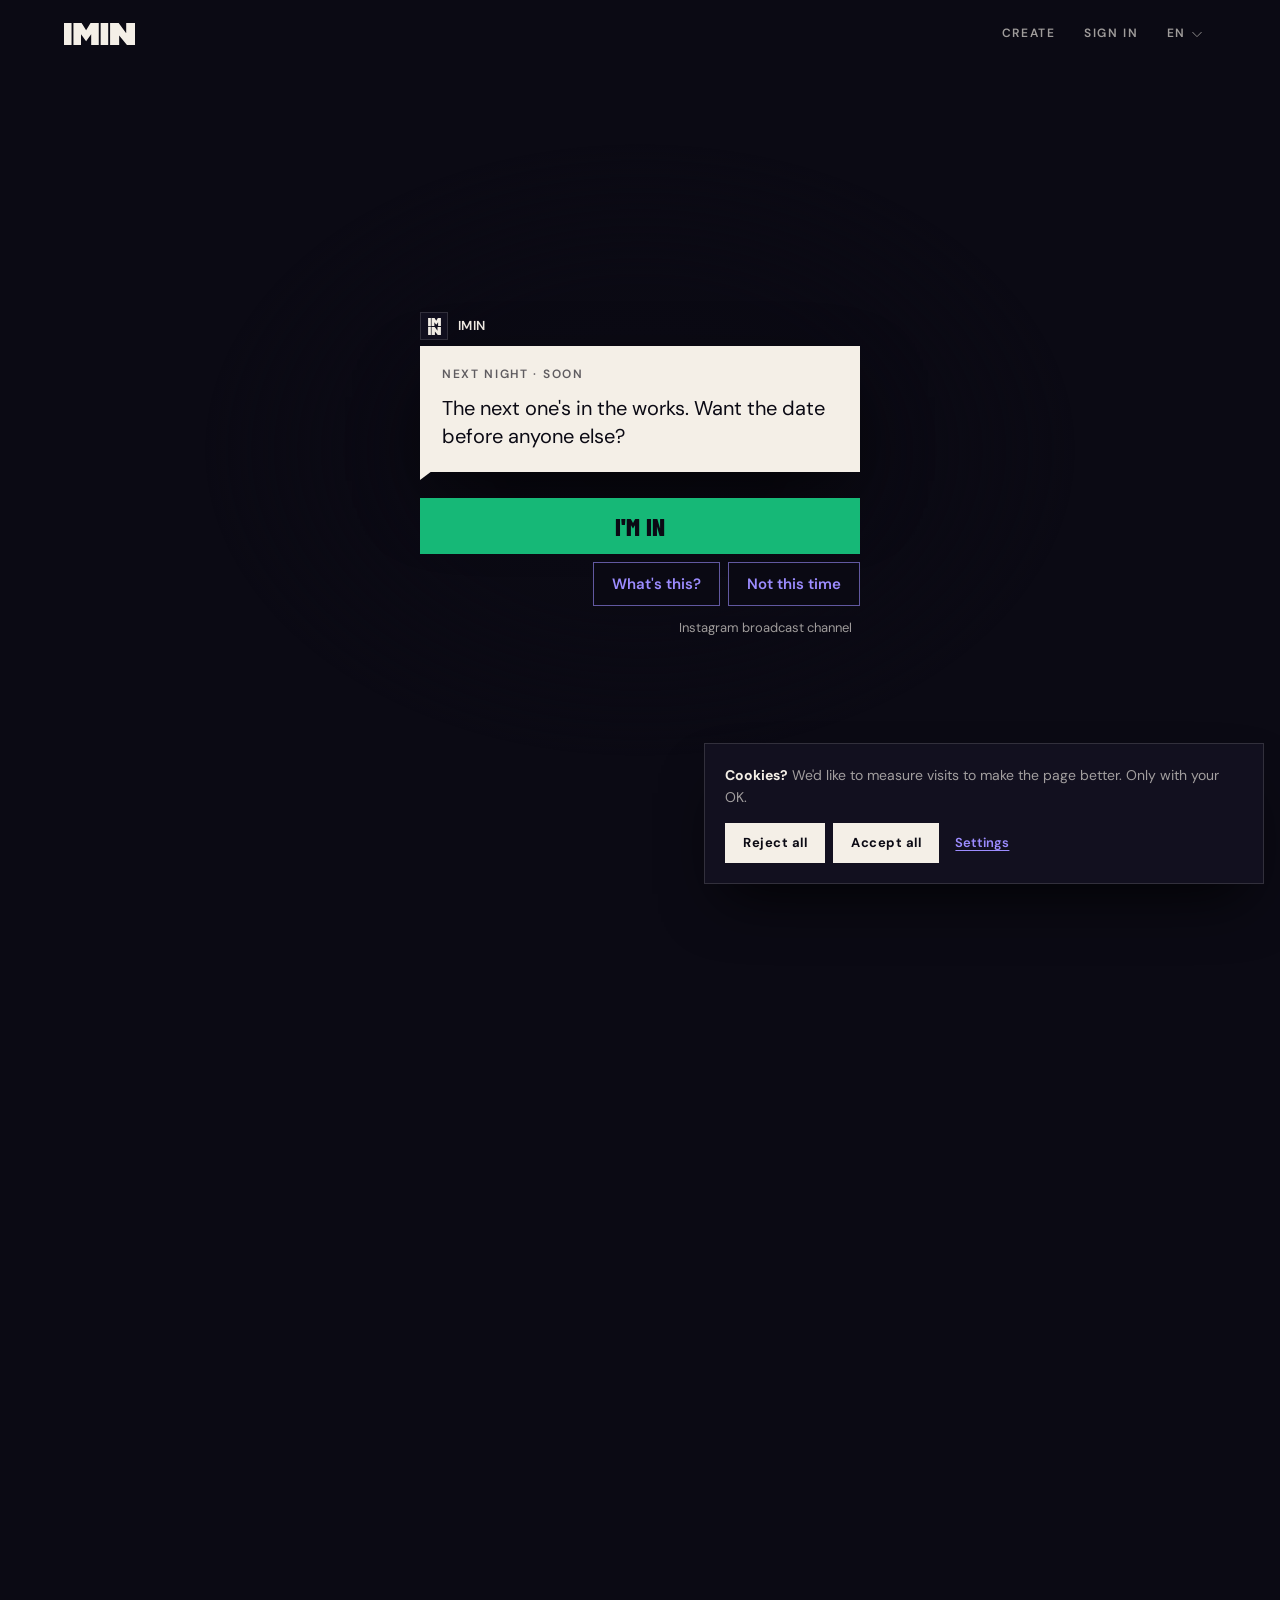
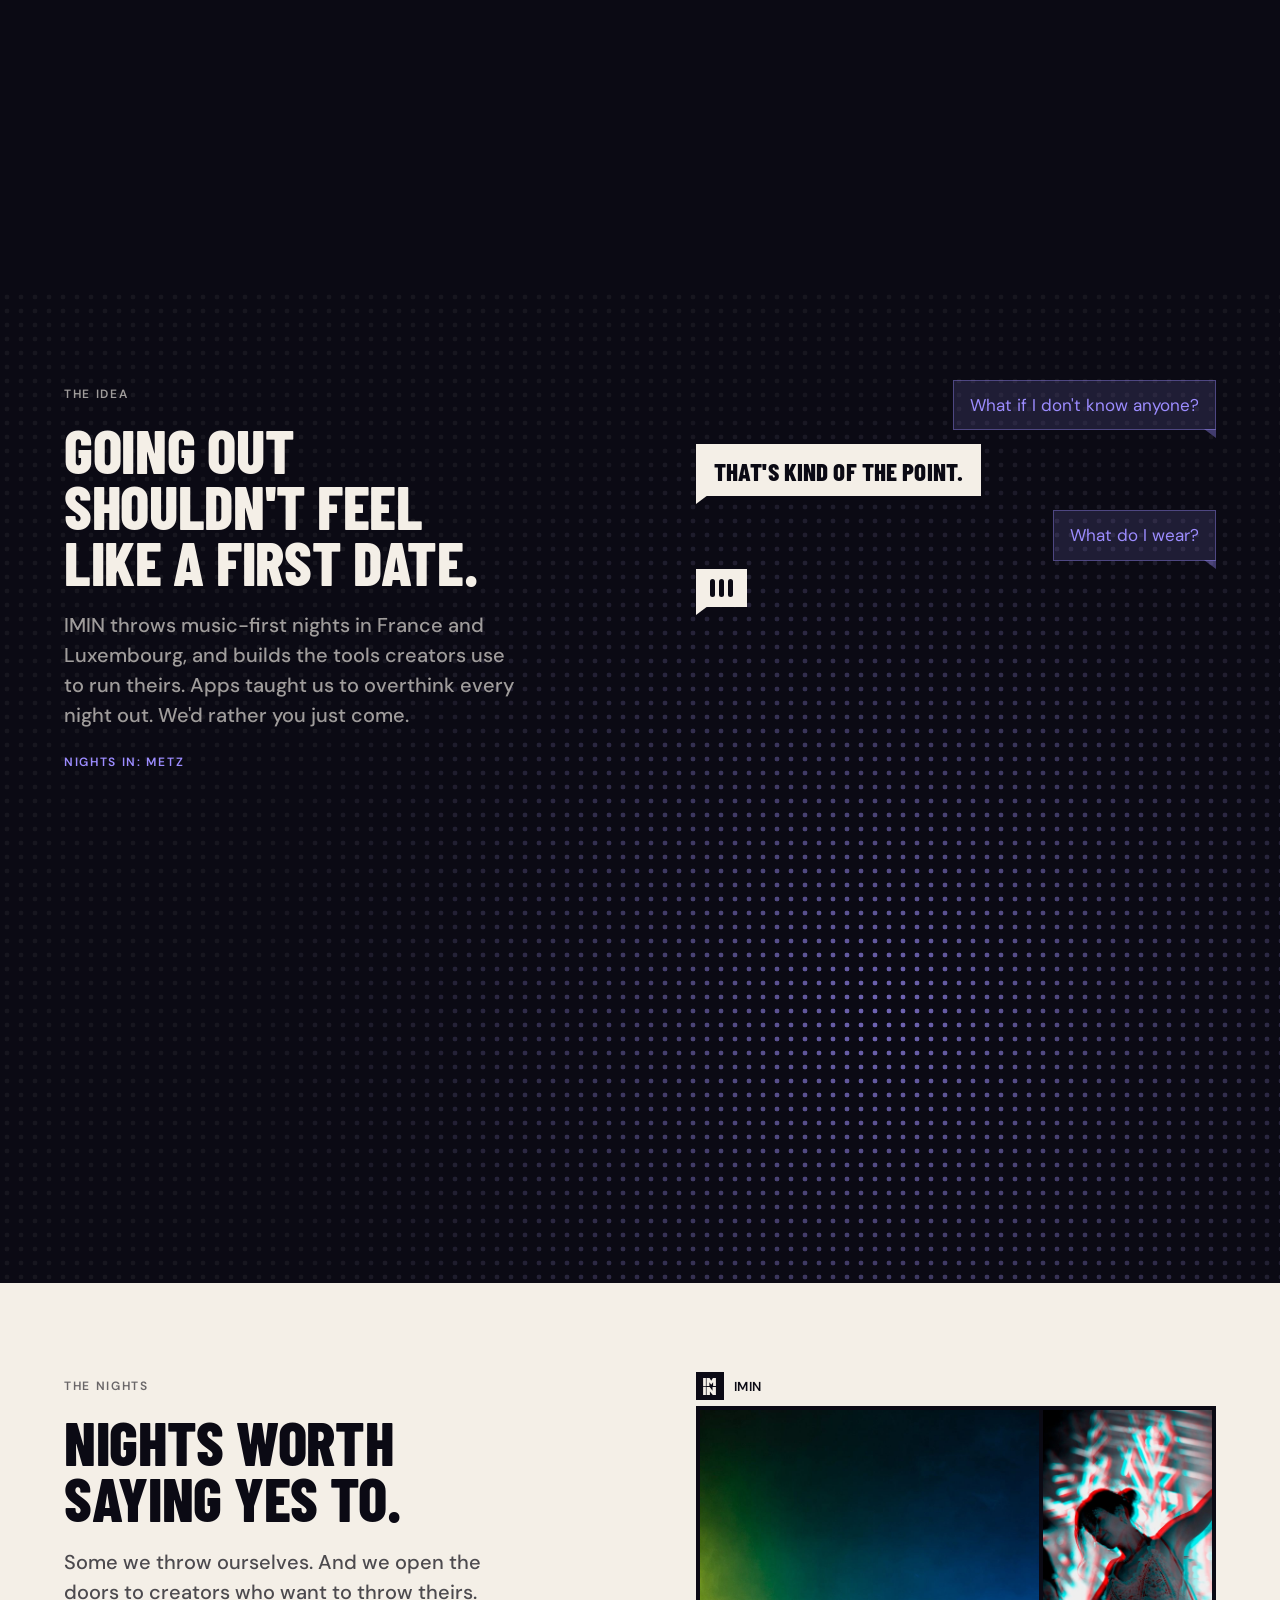
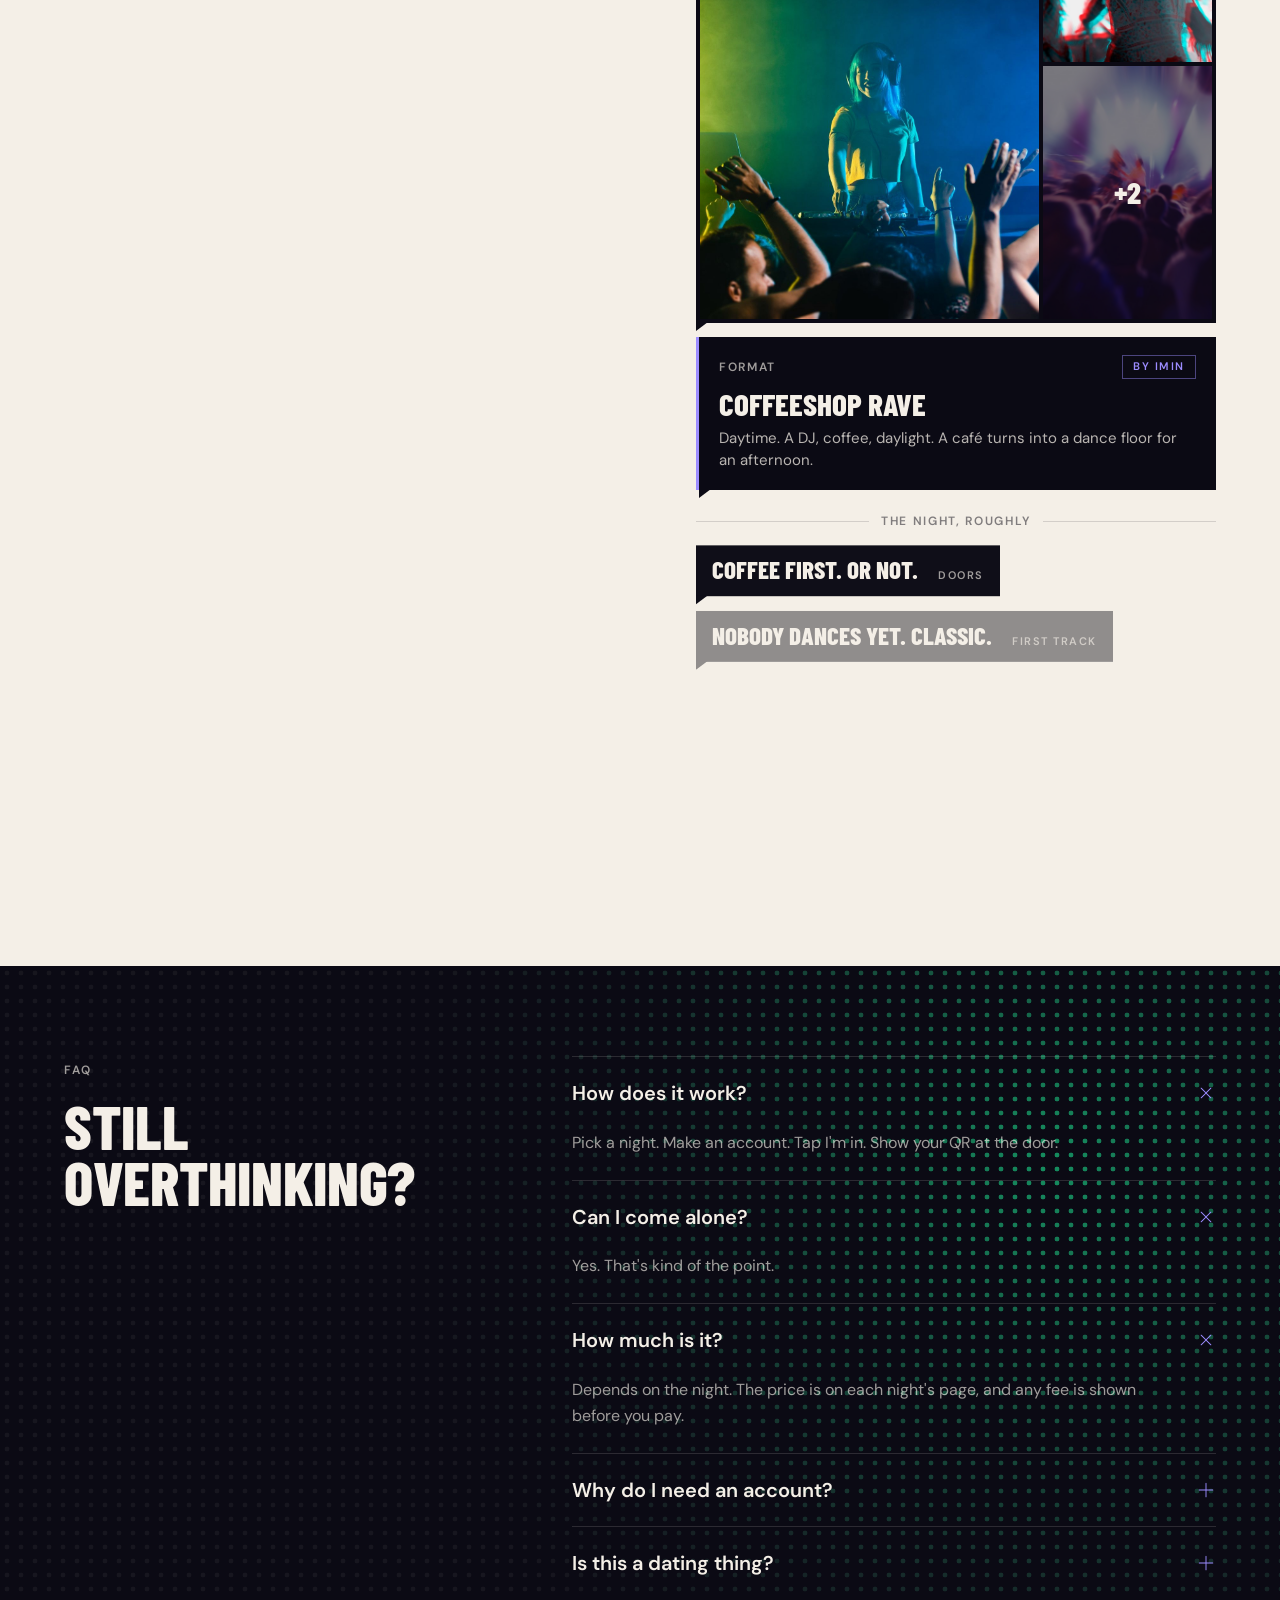
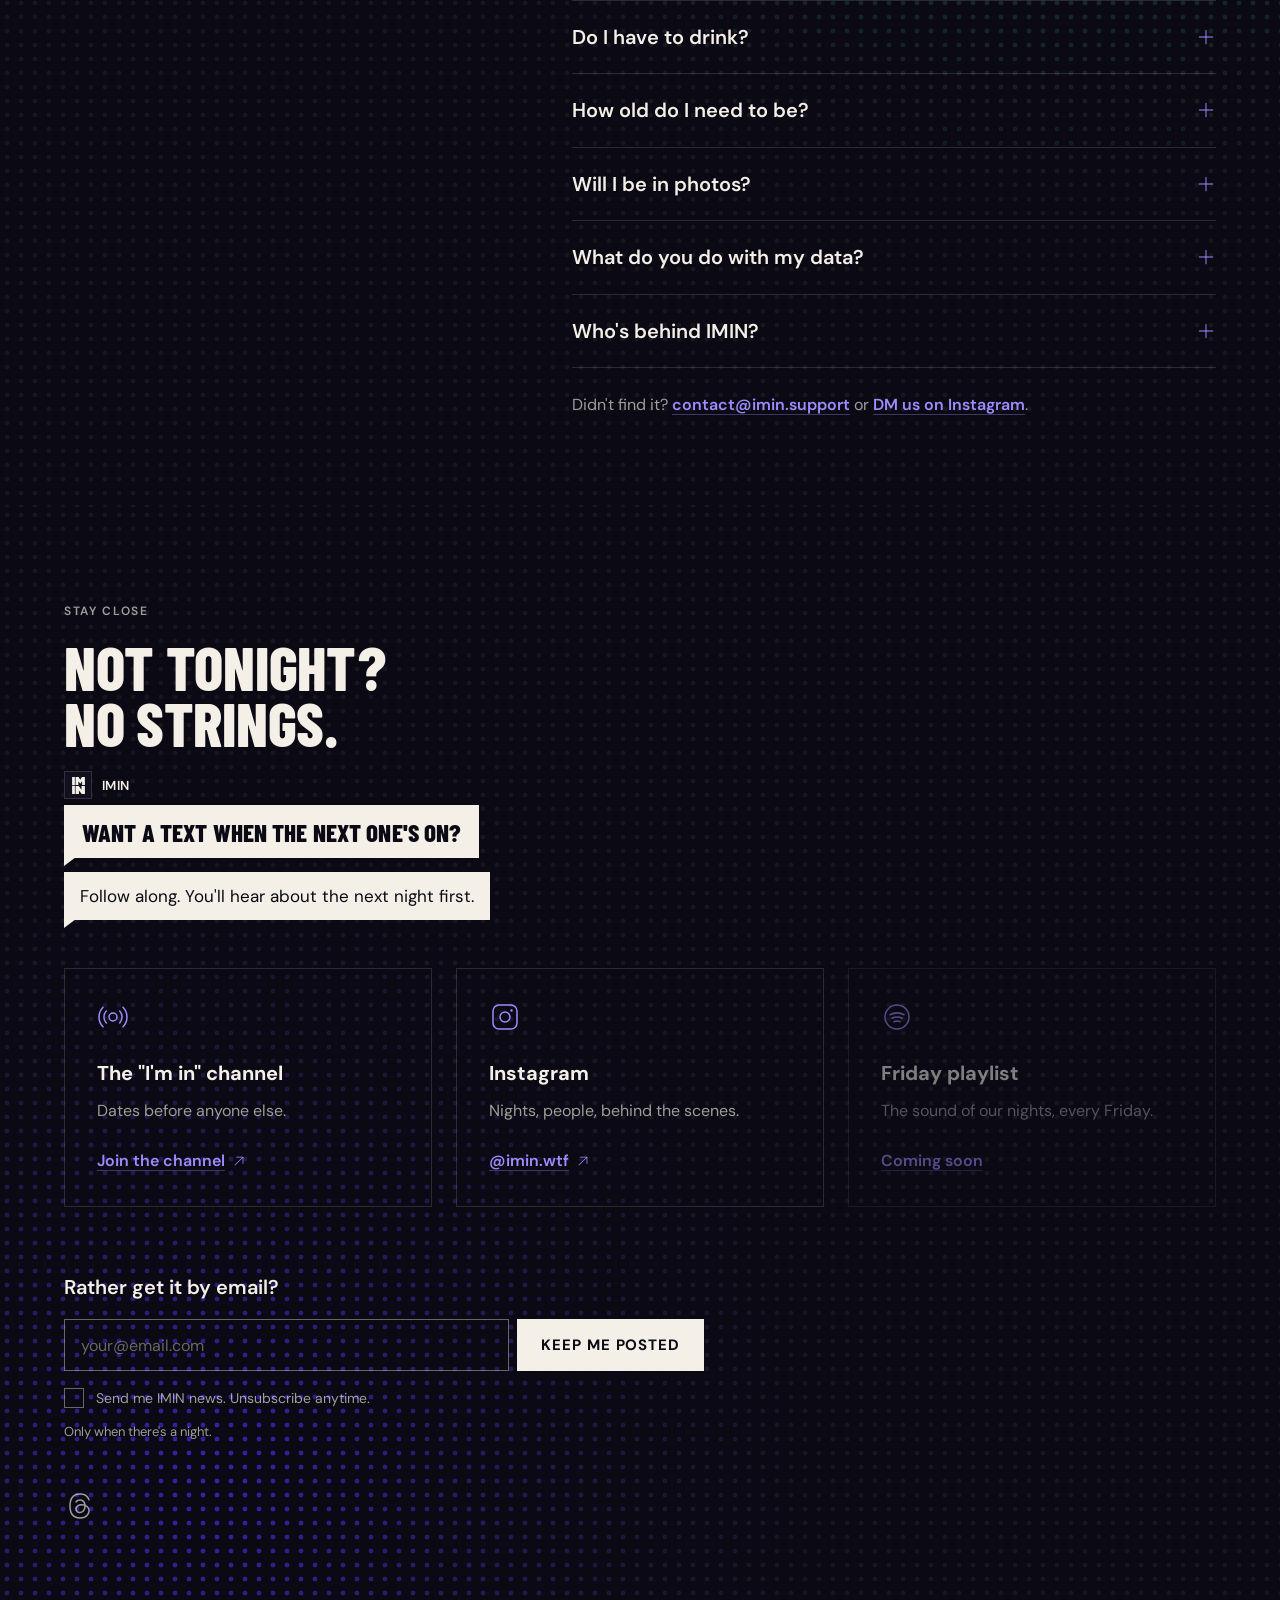
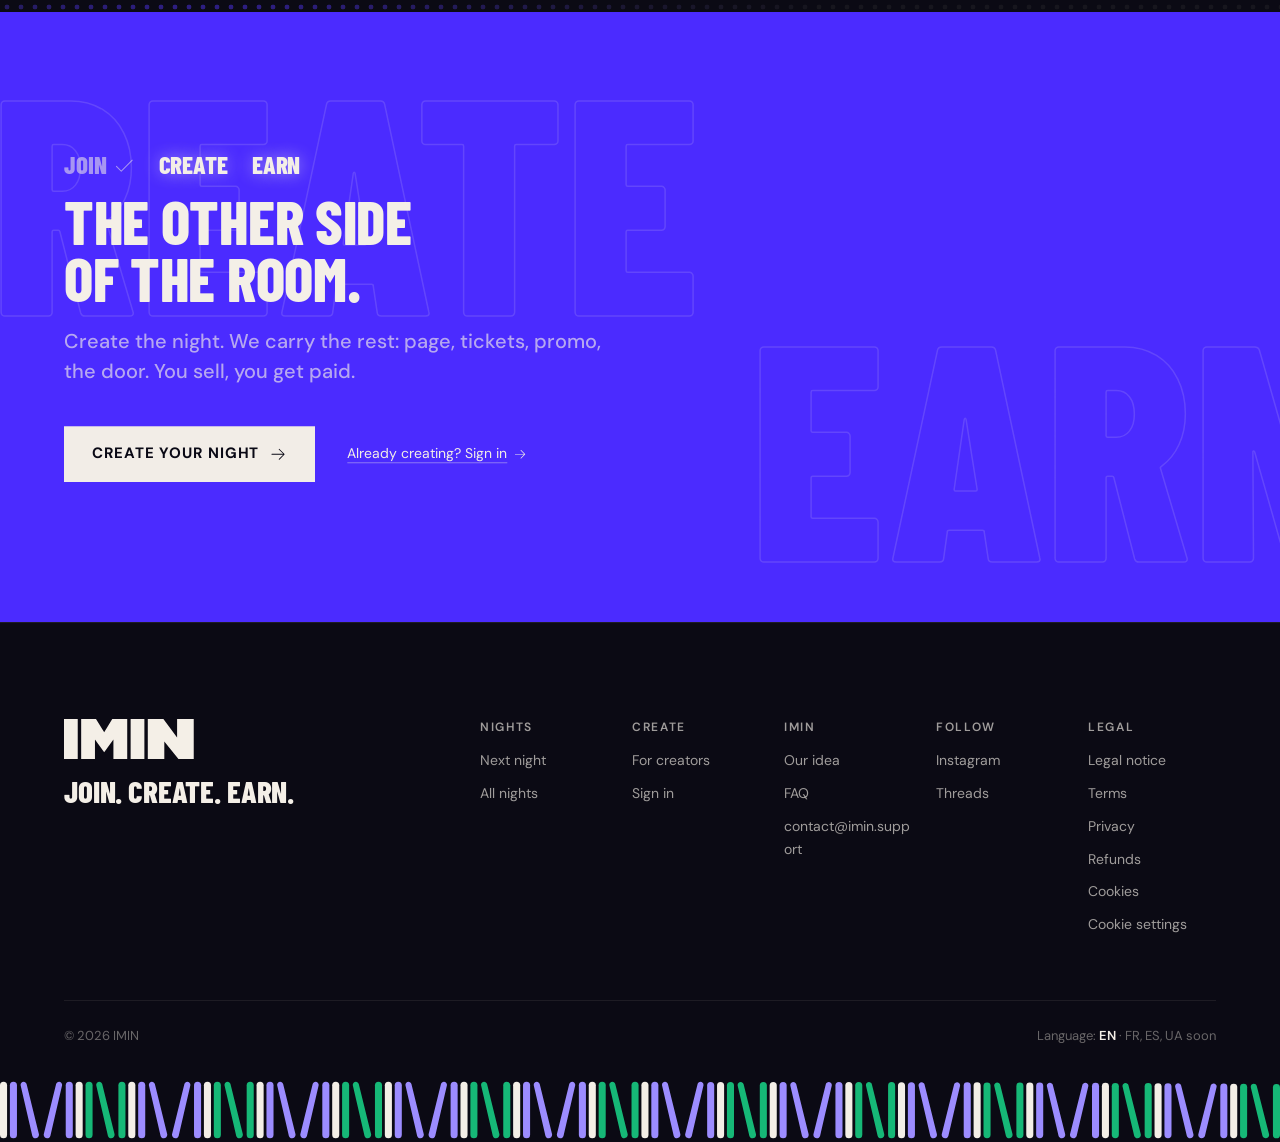
<file: chat.html>
<!doctype html>
<html lang="en" class="no-js">
<head>
  <meta charset="utf-8">
  <meta name="viewport" content="width=device-width, initial-scale=1, viewport-fit=cover">
  <title>IMIN — Don't overthink the night.</title>
  <meta name="description" content="Music-first nights in France and Luxembourg. Come as you are. Pick a night, tap I'm in.">
  <meta name="theme-color" content="#0B0A14">
  <link rel="canonical" href="https://imin.wtf/en/">
  <meta name="robots" content="noindex">
  <link rel="alternate" hreflang="en" href="https://imin.wtf/en/">
  <link rel="alternate" hreflang="fr" href="https://imin.wtf/fr/">
  <link rel="alternate" hreflang="es" href="https://imin.wtf/es/">
  <link rel="alternate" hreflang="uk" href="https://imin.wtf/uk/">
  <link rel="alternate" hreflang="x-default" href="https://imin.wtf/en/">
  <meta property="og:type" content="website">
  <meta property="og:url" content="https://imin.wtf/en/">
  <meta property="og:title" content="Don't overthink the night.">
  <meta property="og:description" content="Music first. Come as you are.">
  <meta property="og:image" content="https://imin.wtf/assets/img/og-guest.png">
  <meta name="twitter:card" content="summary_large_image">
  <link rel="icon" href="assets/img/favicon.svg" type="image/svg+xml">
  <link rel="preload" href="assets/fonts/barlow-condensed-800-latin.woff2" as="font" type="font/woff2" crossorigin>
  <link rel="preload" href="assets/fonts/dm-sans-var-latin.woff2" as="font" type="font/woff2" crossorigin>
  <link rel="stylesheet" href="assets/css/fonts.css">
  <link rel="stylesheet" href="assets/css/style.css">
  <link rel="stylesheet" href="assets/css/guest.css">
  <link rel="stylesheet" href="assets/css/chat.css">
  <script>document.documentElement.classList.replace('no-js','js');</script>
</head>
<body class="guest chat">
<svg width="0" height="0" style="position:absolute" aria-hidden="true">
  <symbol id="i-arrow-down" viewBox="0 0 256 256"><path d="M204.24,148.24l-72,72a6,6,0,0,1-8.48,0l-72-72a6,6,0,0,1,8.48-8.48L122,201.51V40a6,6,0,0,1,12,0V201.51l61.76-61.75a6,6,0,0,1,8.48,8.48Z"/></symbol>
  <symbol id="i-arrow-right" viewBox="0 0 256 256"><path d="M220.24,132.24l-72,72a6,6,0,0,1-8.48-8.48L201.51,134H40a6,6,0,0,1,0-12H201.51L139.76,60.24a6,6,0,0,1,8.48-8.48l72,72A6,6,0,0,1,220.24,132.24Z"/></symbol>
  <symbol id="i-arrow-up" viewBox="0 0 256 256"><path d="M204.24,116.24a6,6,0,0,1-8.48,0L134,54.49V216a6,6,0,0,1-12,0V54.49L60.24,116.24a6,6,0,0,1-8.48-8.48l72-72a6,6,0,0,1,8.48,0l72,72A6,6,0,0,1,204.24,116.24Z"/></symbol>
  <symbol id="i-arrow-up-right" viewBox="0 0 256 256"><path d="M198,64V168a6,6,0,0,1-12,0V78.48L68.24,196.24a6,6,0,0,1-8.48-8.48L177.52,70H88a6,6,0,0,1,0-12H192A6,6,0,0,1,198,64Z"/></symbol>
  <symbol id="i-broadcast" viewBox="0 0 256 256"><path d="M128,90a38,38,0,1,0,38,38A38,38,0,0,0,128,90Zm0,64a26,26,0,1,1,26-26A26,26,0,0,1,128,154Zm78-26a77.74,77.74,0,0,1-19.86,52,6,6,0,0,1-8.94-8,65.93,65.93,0,0,0,0-88,6,6,0,1,1,8.94-8A77.74,77.74,0,0,1,206,128ZM67.18,102.31A65.93,65.93,0,0,0,78.8,172a6,6,0,0,1-.47,8.47,6,6,0,0,1-8.47-.47,77.93,77.93,0,0,1,0-104,6,6,0,1,1,8.94,8A66.21,66.21,0,0,0,67.18,102.31ZM246,128a117.71,117.71,0,0,1-33.71,82.58,6,6,0,0,1-8.58-8.4,105.88,105.88,0,0,0,0-148.36,6,6,0,0,1,8.58-8.4A117.71,117.71,0,0,1,246,128ZM52.29,202.18a6,6,0,0,1-8.58,8.4,117.92,117.92,0,0,1,0-165.16,6,6,0,1,1,8.58,8.4,105.88,105.88,0,0,0,0,148.36Z"/></symbol>
  <symbol id="i-caret-down" viewBox="0 0 256 256"><path d="M212.24,100.24l-80,80a6,6,0,0,1-8.48,0l-80-80a6,6,0,0,1,8.48-8.48L128,167.51l75.76-75.75a6,6,0,0,1,8.48,8.48Z"/></symbol>
  <symbol id="i-check" viewBox="0 0 256 256"><path d="M228.24,76.24l-128,128a6,6,0,0,1-8.48,0l-56-56a6,6,0,0,1,8.48-8.48L96,191.51,219.76,67.76a6,6,0,0,1,8.48,8.48Z"/></symbol>
  <symbol id="i-instagram-logo" viewBox="0 0 256 256"><path d="M128,82a46,46,0,1,0,46,46A46.06,46.06,0,0,0,128,82Zm0,80a34,34,0,1,1,34-34A34,34,0,0,1,128,162ZM176,26H80A54.06,54.06,0,0,0,26,80v96a54.06,54.06,0,0,0,54,54h96a54.06,54.06,0,0,0,54-54V80A54.06,54.06,0,0,0,176,26Zm42,150a42,42,0,0,1-42,42H80a42,42,0,0,1-42-42V80A42,42,0,0,1,80,38h96a42,42,0,0,1,42,42ZM190,76a10,10,0,1,1-10-10A10,10,0,0,1,190,76Z"/></symbol>
  <symbol id="i-minus" viewBox="0 0 256 256"><path d="M222,128a6,6,0,0,1-6,6H40a6,6,0,0,1,0-12H216A6,6,0,0,1,222,128Z"/></symbol>
  <symbol id="i-play" viewBox="0 0 256 256"><path d="M72,39.88V216.12a8,8,0,0,0,12.15,6.69l144.08-88.12a7.82,7.82,0,0,0,0-13.38L84.15,33.19A8,8,0,0,0,72,39.88Z"/></symbol>
  <symbol id="i-pause" viewBox="0 0 256 256"><path d="M64,40H96a8,8,0,0,1,8,8V208a8,8,0,0,1-8,8H64a8,8,0,0,1-8-8V48A8,8,0,0,1,64,40Zm96,0h32a8,8,0,0,1,8,8V208a8,8,0,0,1-8,8H160a8,8,0,0,1-8-8V48A8,8,0,0,1,160,40Z"/></symbol>
  <symbol id="i-plus" viewBox="0 0 256 256"><path d="M222,128a6,6,0,0,1-6,6H134v82a6,6,0,0,1-12,0V134H40a6,6,0,0,1,0-12h82V40a6,6,0,0,1,12,0v82h82A6,6,0,0,1,222,128Z"/></symbol>
  <symbol id="i-spotify-logo" viewBox="0 0 256 256"><path d="M128,26A102,102,0,1,0,230,128,102.12,102.12,0,0,0,128,26Zm0,192a90,90,0,1,1,90-90A90.1,90.1,0,0,1,128,218Zm29.31-49.2a6,6,0,0,1-8.11,2.51,44.75,44.75,0,0,0-42.4,0,6,6,0,1,1-5.6-10.62,57.37,57.37,0,0,1,53.6,0A6,6,0,0,1,157.31,168.8Zm32-56a6,6,0,0,1-8.12,2.46,112.67,112.67,0,0,0-106.34,0,6,6,0,1,1-5.66-10.58,124.65,124.65,0,0,1,117.66,0A6,6,0,0,1,189.29,112.82Zm-16,28A6,6,0,0,1,168,144a6.07,6.07,0,0,1-2.82-.7,79,79,0,0,0-74.36,0,6,6,0,1,1-5.64-10.6,91,91,0,0,1,85.64,0A6,6,0,0,1,173.3,140.82Z"/></symbol>
  <symbol id="i-threads-logo" viewBox="0 0 256 256"><path d="M185.22,125.25a62,62,0,0,0-11.78-7c-3.53-29.6-23-38.82-31.83-41.5-19-5.74-40.73,1.09-50.6,15.9a6,6,0,1,0,10,6.66c6.94-10.41,23.25-15.28,37.14-11.07,7.22,2.18,18.39,8.34,22.39,25.61a78.74,78.74,0,0,0-18.11-2.08c-13.53,0-26.16,3.46-35.55,9.77C96,128.85,90,139.66,90,152c0,22,18,33.52,35.71,33.52a46,46,0,0,0,32.91-14.19c6.58-6.85,14.35-19.11,15.29-39.26a44.59,44.59,0,0,1,4.07,2.75c10.48,7.92,16,19.4,16,33.18,0,20.16-21,50-66,50-27.07,0-46.92-9.19-59-27.33C59,175.75,54,154.66,54,128s5-47.75,15-62.67C81.08,47.19,100.93,38,128,38c33.85,0,55.57,13.67,66.4,41.8a6,6,0,1,0,11.2-4.31C193,42.65,166.85,26,128,26,96.67,26,73.46,37,59,58.67,47.72,75.6,42,98.93,42,128s5.72,52.4,17,69.33C73.46,219,96.67,230,128,230c29.43,0,47.81-11.19,58.05-20.58C198.54,198,206,182.49,206,168,206,150.31,198.81,135.52,185.22,125.25ZM150,163a33.94,33.94,0,0,1-24.26,10.51C109.33,173.52,102,162.71,102,152c0-13.59,12.64-28.21,40.41-28.21a65.33,65.33,0,0,1,19.58,3c0,.41,0,.82,0,1.24C162,142.72,157.84,154.82,150,163Z"/></symbol>
  <symbol id="i-tiktok-logo" viewBox="0 0 256 256"><path d="M224,74a50.06,50.06,0,0,1-50-50,6,6,0,0,0-6-6H128a6,6,0,0,0-6,6V156a22,22,0,1,1-31.43-19.89A6,6,0,0,0,94,130.69V88a6,6,0,0,0-7-5.91C52.2,88.28,26,120.05,26,156a74,74,0,0,0,148,0V112.93A101.28,101.28,0,0,0,224,126a6,6,0,0,0,6-6V80A6,6,0,0,0,224,74Zm-6,39.8a89.13,89.13,0,0,1-46.5-16.69A6,6,0,0,0,162,102v54a62,62,0,0,1-124,0c0-27.72,18.47-52.48,44-60.38v31.53A34,34,0,1,0,134,156V30h28.29A62.09,62.09,0,0,0,218,85.71Z"/></symbol>
</svg>
<svg width="0" height="0" style="position:absolute" aria-hidden="true">
  <symbol id="mark-h" viewBox="0 0 348.33 107.29">
    <path d="M0 0H36.86V107.29H0Z"/>
    <path d="M46.03 0H85.82L107.8 35.65L129.43 0H169.58V107.29H132.55V55.03L107.8 89.29L83.06 55.03V107.29H46.03Z"/>
    <path d="M178.75 0H215.61V107.29H178.75Z"/>
    <path transform="translate(178.75 -117.67)" d="M46.03 117.67H87.9L124.59 167.16V117.67H169.58V224.95H128.22L90.32 178.23V224.95H46.03Z"/>
  </symbol>
  <symbol id="mark-s" viewBox="0 0 169.58 224.95">
    <path d="M0 0H36.86V107.29H0Z"/>
    <path d="M46.03 0H85.82L107.8 35.65L129.43 0H169.58V107.29H132.55V55.03L107.8 89.29L83.06 55.03V107.29H46.03Z"/>
    <path d="M0 117.67H36.86V224.95H0Z"/>
    <path d="M46.03 117.67H87.9L124.59 167.16V117.67H169.58V224.95H128.22L90.32 178.23V224.95H46.03Z"/>
  </symbol>
</svg>

<div class="grain" aria-hidden="true"></div>
<a class="skip" href="#main">Skip to content</a>

<!-- 0. Header -->
<header class="header g-header">
  <div class="header__inner">
    <a class="brand" href="#top" aria-label="IMIN — home"><svg class="mark-h" aria-hidden="true"><use href="#mark-h"/></svg></a>
    <nav class="g-nav" aria-label="Main">
      <a class="g-nav__link" href="#" data-link="create" data-track="bridge_create_click">Create</a>
      <a class="g-nav__link" href="#" data-link="signIn" data-track="sign_in_click" data-place="header">Sign in</a>
      <div class="lang" data-lang>
        <button class="lang__btn g-nav__link" type="button" aria-haspopup="listbox" aria-expanded="false" aria-label="Language: English">EN <svg class="i"><use href="#i-caret-down"/></svg></button>
        <ul class="lang__list" role="listbox" aria-label="Language">
          <li role="option" aria-selected="true" data-code="en" tabindex="-1">EN <span>English</span></li>
          <li role="option" aria-selected="false" aria-disabled="true" data-code="fr" tabindex="-1">FR <span>Soon</span></li>
          <li role="option" aria-selected="false" aria-disabled="true" data-code="es" tabindex="-1">ES <span>Soon</span></li>
          <li role="option" aria-selected="false" aria-disabled="true" data-code="uk" tabindex="-1">UA <span>Soon</span></li>
        </ul>
      </div>
    </nav>
  </div>
</header>

<main id="main">

  <!-- 1. Hero: a tunnel of words; in the middle, IMIN's message -->
  <section class="t-hero" id="top" data-section="hero">
    <h1 class="visually-hidden">Don't overthink the night.</h1>
    <p class="visually-hidden">Music first. Come as you are.</p>
    <div class="t-stage" aria-hidden="true">
      <div class="t-box">
        <div class="t-wall t-wall--top" data-words="Don't overthink" data-words-m="Don't|overthink"></div>
        <div class="t-wall t-wall--bottom" data-words="The night" data-words-m="The|night"></div>
        <div class="t-wall t-wall--left" data-light="#16B877" data-words="Music|first" data-words-m="Music first"></div>
        <div class="t-wall t-wall--right" data-light="#16B877" data-words="Come as|you are" data-words-m="Come as you are"></div>
      </div>
      <div class="t-fly">
        <span class="t-thought">What if I don't know anyone?</span>
        <span class="t-thought">What do I wear?</span>
        <span class="t-thought">Who else is going?</span>
        <span class="t-thought">Is it even worth it?</span>
        <span class="t-thought">Maybe I'll just stay in.</span>
      </div>
    </div>
    <div class="t-center">
      <div class="thread thread--hero">
        <div class="msg msg--in" data-invite>
          <div class="msg__from"><span class="ava ava--imin" aria-hidden="true"><svg><use href="#mark-s"/></svg></span><b>IMIN</b></div>
          <div class="bubble bubble--invite">
            <div class="invite__photo" hidden><img alt=""></div>
            <div class="invite__body">
              <div class="invite__top"><span class="label invite__label">Doors · Sat 31.10 · 15:00</span><span class="by">By IMIN</span></div>
              <p class="invite__text">Halloween CoffeeShop Rave. DJ, coffee, daylight. Metz.</p>
              <p class="display invite__ask">You in?</p>
            </div>
          </div>
        </div>
        <div class="replies" role="group" aria-label="Your answer">
          <a class="btn-im" href="#" data-im data-track="hero_im_in_click"><span>I'm in</span></a>
          <a class="chip" href="#idea" data-track="whats_this_click">What's this?</a>
          <a class="chip" href="#stay" data-track="not_this_time_click">Not this time</a>
        </div>
        <p class="caption c-hero__entry" data-entry>Entry: free with sign-up</p>
      </div>
    </div>
  </section>

  <!-- 2. The idea: your doubts as your messages, our answers as replies -->
  <section class="c-idea" id="idea" data-section="idea">
    <div class="wrap c-split">
      <div class="c-head">
        <span class="label">The idea</span>
        <h2 class="display h1" data-split>Going out shouldn't feel like a first date.</h2>
        <p class="lead" data-reveal data-copy="idea"></p>
        <span class="label c-cities" data-cities data-reveal>Nights in: Metz</span>
      </div>

      <div class="thread" data-chat aria-label="What you might be thinking, and our answers">
        <div class="msg msg--out"><div class="bubble">What if I don't know anyone?</div></div>
        <div class="msg msg--in"><div class="bubble bubble--loud">That's kind of the point.</div></div>
        <div class="msg msg--out"><div class="bubble">What do I wear?</div></div>
        <div class="msg msg--in"><div class="bubble bubble--loud">Whatever you dance in.</div></div>
        <div class="msg msg--out"><div class="bubble">Who else is going?</div></div>
        <div class="msg msg--in"><div class="bubble bubble--loud">People who came for the music.</div></div>
        <div class="msg msg--out"><div class="bubble">Is it even worth it?</div></div>
        <div class="msg msg--in"><div class="bubble bubble--loud">Come for one track. Stay if it's good.</div></div>

        <div class="msg msg--in msg--voice" data-voice>
          <div class="msg__from"><span class="ava"><img src="assets/img/photos/bohdan.jpg" alt="" width="56" height="56" loading="lazy"></span><b>Bohdan</b></div>
          <div class="bubble bubble--voice">
            <button class="voice__btn" type="button" aria-label="Play Bohdan's voice note"><svg class="i"><use href="#i-play"/></svg></button>
            <span class="voice__wave" aria-hidden="true"></span>
            <span class="voice__time" data-voice-time>0:20</span>
          </div>
          <p class="voice__text" data-voice-text>Finding a night is easy. Finding someone to go with is harder. That's what we're working on.</p>
        </div>

        <div class="replies">
          <a class="chip" href="#top" data-track="see_next_night_click" data-section-name="idea">See the next night <svg class="i"><use href="#i-arrow-up"/></svg></a>
        </div>
      </div>
    </div>
  </section>

  <!-- 3. The nights: photos a friend drops in the chat, the setlist as messages -->
  <section class="c-nights is-paper" id="nights" data-section="nights">
    <div class="wrap c-split">
      <div class="c-head">
        <span class="label">The nights</span>
        <h2 class="display h1" data-split>Nights worth saying yes to.</h2>
        <p class="lead" data-reveal data-copy="nights"></p>
      </div>

      <div class="thread" data-chat>
        <div class="msg msg--in msg--wide" data-night-photos hidden>
          <div class="msg__from"><span class="ava ava--imin" aria-hidden="true"><svg><use href="#mark-s"/></svg></span><b>IMIN</b></div>
          <div class="bubble bubble--photos"></div>
        </div>
        <div class="msg msg--in msg--wide" data-formats></div>

        <div class="sys"><span>The night, roughly</span></div>
        <div class="msg msg--in msg--set"><div class="bubble"><b>Coffee first. Or not.</b><time>Doors</time></div></div>
        <div class="msg msg--in msg--set"><div class="bubble"><b>Nobody dances yet. Classic.</b><time>First track</time></div></div>
        <div class="msg msg--in msg--set"><div class="bubble"><b>Phones down. Mostly.</b><time>Peak</time></div></div>
        <div class="msg msg--in msg--set"><div class="bubble"><b>Go home, or go out.</b><time>Last track</time></div></div>
        <div class="sys sys--note"><span class="caption">Roughly. Nobody's keeping time.</span></div>

        <div class="replies">
          <a class="chip" href="#" data-link="allNights" data-track="see_all_nights_click" data-section-name="nights">See all nights <svg class="i"><use href="#i-arrow-right"/></svg></a>
        </div>
      </div>
    </div>
  </section>

  <!-- 4. Next up (only with more than one upcoming night) -->
  <section class="next" id="next" data-section="next" hidden>
    <div class="wrap">
      <span class="label">Next up</span>
      <h2 class="display h1" data-split>Pick your night.</h2>
      <ol class="tickets" data-tickets></ol>
      <a class="text-link" href="#" data-link="allNights" data-track="see_all_nights_click" data-section-name="next">See all nights <svg class="i"><use href="#i-arrow-right"/></svg></a>
    </div>
  </section>

  <!-- 5. Last time (after the first night) -->
  <section class="last" id="last" data-section="last" hidden>
    <div class="wrap">
      <span class="label" data-last-label>Last time</span>
      <h2 class="display h1" data-last-title></h2>
      <div class="last__grid" data-last-photos></div>
      <div class="last__quotes" data-last-quotes></div>
      <div class="last__links">
        <a class="text-link" href="#" data-last-playlist hidden target="_blank" rel="noopener">The playlist from that night <svg class="i"><use href="#i-arrow-up-right"/></svg></a>
        <a class="text-link" href="#" data-link="instagram" target="_blank" rel="noopener">More on Instagram <svg class="i"><use href="#i-arrow-up-right"/></svg></a>
      </div>
    </div>
  </section>

  <!-- 6. FAQ -->
  <section class="faq" id="faq" data-section="faq">
    <div class="wrap faq__grid">
      <div class="faq__head">
        <span class="label">FAQ</span>
        <h2 class="display h1" data-split>Still overthinking?</h2>
      </div>
      <div class="faq__list" data-faq></div>
      <p class="faq__foot">Didn't find it? <a class="text-link" href="mailto:contact@imin.support">contact@imin.support</a> or <a class="text-link" href="#" data-link="instagram" target="_blank" rel="noopener">DM us on Instagram</a>.</p>
    </div>
  </section>

  <!-- 7. Stay close -->
  <section class="stay" id="stay" data-section="stay">
    <div class="wrap">
      <span class="label">Stay close</span>
      <h2 class="display h1" data-split>Not tonight? No strings.</h2>
      <div class="thread thread--stay" data-chat>
        <div class="msg msg--in">
          <div class="msg__from"><span class="ava ava--imin" aria-hidden="true"><svg><use href="#mark-s"/></svg></span><b>IMIN</b></div>
          <div class="bubble bubble--loud">Want a text when the next one's on?</div>
        </div>
        <div class="msg msg--in"><div class="bubble">Follow along. You'll hear about the next night first.</div></div>
      </div>

      <div class="tiles">
        <a class="tile2" href="#" data-link="channel" target="_blank" rel="noopener" data-track="stay_close_click" data-channel="broadcast">
          <svg class="i i--lg"><use href="#i-broadcast"/></svg>
          <b>The "I'm in" channel</b><span>Dates before anyone else.</span>
          <em class="text-link">Join the channel <svg class="i"><use href="#i-arrow-up-right"/></svg></em>
        </a>
        <a class="tile2" href="#" data-link="instagram" target="_blank" rel="noopener" data-track="stay_close_click" data-channel="instagram">
          <svg class="i i--lg"><use href="#i-instagram-logo"/></svg>
          <b>Instagram</b><span>Nights, people, behind the scenes.</span>
          <em class="text-link">@imin.wtf <svg class="i"><use href="#i-arrow-up-right"/></svg></em>
        </a>
        <a class="tile2" href="#" data-link="playlist" target="_blank" rel="noopener" data-track="stay_close_click" data-channel="playlist">
          <svg class="i i--lg"><use href="#i-spotify-logo"/></svg>
          <b>Friday playlist</b><span>The sound of our nights, every Friday.</span>
          <em class="text-link">Listen <svg class="i"><use href="#i-arrow-up-right"/></svg></em>
        </a>
      </div>

      <form class="sub" id="sub-form" novalidate>
        <label class="sub__label" for="sub-email">Rather get it by email?</label>
        <div class="sub__row">
          <input id="sub-email" name="email" type="email" autocomplete="email" placeholder="your@email.com" required>
          <button class="btn-paper" type="submit"><span>Keep me posted</span></button>
        </div>
        <label class="check"><input id="sub-consent" type="checkbox" name="consent"><span class="check__box" aria-hidden="true"></span><span class="check__text">Send me IMIN news. Unsubscribe anytime.</span></label>
        <input class="hp" type="text" name="company" tabindex="-1" autocomplete="off" aria-hidden="true">
        <p class="caption sub__note" data-sub-status role="status" aria-live="polite">Only when there's a night.</p>
      </form>

      <div class="socials" aria-label="IMIN elsewhere">
        <a href="#" data-link="threads" target="_blank" rel="noopener" aria-label="Threads" data-track="stay_close_click" data-channel="threads"><svg class="i i--lg"><use href="#i-threads-logo"/></svg></a>
        <a href="#" data-link="tiktok" target="_blank" rel="noopener" aria-label="TikTok" hidden><svg class="i i--lg"><use href="#i-tiktok-logo"/></svg></a>
      </div>
    </div>
  </section>

  <!-- 8. The other side of the room (the one Ultra block) -->
  <section class="room" id="create" data-section="bridge">
    <div class="room__bg" aria-hidden="true"><span>Create</span><span>Earn</span></div>
    <div class="wrap">
      <p class="room__slogan display" aria-label="Join, done. Create. Earn.">
        <span class="room__done">Join <svg class="i"><use href="#i-check"/></svg></span>
        <span class="room__next">Create</span>
        <span class="room__next">Earn</span>
      </p>
      <h2 class="display h1" data-split>The other side of the room.</h2>
      <p class="lead room__text" data-reveal>Create the night. We carry the rest: page, tickets, promo, the door. You sell, you get paid.</p>
      <div class="room__actions" data-reveal>
        <a class="btn-paper btn-paper--lg" href="#" data-link="create" data-track="bridge_create_click"><span>Create your night</span><svg class="i"><use href="#i-arrow-right"/></svg></a>
        <a class="room__signin" href="#" data-link="creatorSignIn" data-track="sign_in_click" data-place="bridge">Already creating? Sign in <svg class="i"><use href="#i-arrow-right"/></svg></a>
      </div>
    </div>
  </section>

</main>

<!-- 9. Footer -->
<footer class="g-footer has-beat">
  <div class="wrap">
    <div class="g-footer__top">
      <div class="g-footer__brand">
        <svg class="mark-h mark-h--lg" aria-label="IMIN" role="img"><use href="#mark-h"/></svg>
        <p class="display">Join. Create. Earn.</p>
      </div>
      <nav class="g-footer__cols" aria-label="Footer">
        <div><span class="label">Nights</span><a href="#top">Next night</a><a href="#" data-link="allNights">All nights</a></div>
        <div><span class="label">Create</span><a href="#" data-link="create">For creators</a><a href="#" data-link="creatorSignIn" data-track="sign_in_click" data-place="footer">Sign in</a></div>
        <div><span class="label">IMIN</span><a href="#idea">Our idea</a><a href="#faq">FAQ</a><a href="mailto:contact@imin.support">contact@imin.support</a></div>
        <div><span class="label">Follow</span><a href="#" data-link="instagram" target="_blank" rel="noopener">Instagram</a><a href="#" data-link="threads" target="_blank" rel="noopener">Threads</a><a href="#" data-link="playlist" target="_blank" rel="noopener">Friday playlist</a></div>
        <div data-legal><span class="label">Legal</span><button type="button" class="g-footer__btn" data-cookie-settings>Cookie settings</button></div>
      </nav>
    </div>
    <div class="g-footer__bottom">
      <span>© <span data-year>2026</span> IMIN</span>
      <span class="g-footer__lang">Language: <b>EN</b> · FR, ES, UA soon</span>
    </div>
  </div>
  <div class="g-hero__beat" aria-hidden="true"></div>
</footer>

<!-- Sticky bar on phones (state A, visitor in the region) -->
<div class="sticky sticky--reply" data-sticky aria-hidden="true">
  <div class="sticky__info"><span class="sticky__quote"><span class="label" data-sticky-date></span><b data-sticky-name></b></span><span class="sticky__hint">Reply to IMIN</span></div>
  <a class="btn-im btn-im--sm" href="#" data-im data-track="sticky_bar_click" tabindex="-1"><span>I'm in</span></a>
</div>

<!-- Cookie banner -->
<div class="cookie" data-cookie role="dialog" aria-modal="false" aria-labelledby="cookie-title" hidden>
  <div class="cookie__main">
    <p id="cookie-title"><b>Cookies?</b> We'd like to measure visits to make the page better. Only with your OK.</p>
    <div class="cookie__actions">
      <button type="button" class="cookie__btn" data-cookie-reject>Reject all</button>
      <button type="button" class="cookie__btn" data-cookie-accept>Accept all</button>
      <button type="button" class="cookie__link" data-cookie-open>Settings</button>
    </div>
  </div>
  <div class="cookie__settings" data-cookie-panel hidden>
    <label class="check check--on"><input type="checkbox" checked disabled><span class="check__box" aria-hidden="true"></span><span class="check__text"><b>Necessary</b> · language and this choice. Always on.</span></label>
    <label class="check"><input type="checkbox" data-cookie-analytics><span class="check__box" aria-hidden="true"></span><span class="check__text"><b>Audience measurement</b> · which parts of the page people use.</span></label>
    <button type="button" class="cookie__btn" data-cookie-save>Save choice</button>
  </div>
</div>

<script type="application/ld+json" id="faq-ld"></script>
<script src="assets/js/config.js"></script>
<script src="assets/vendor/gsap.min.js" defer></script>
<script src="assets/vendor/ScrollTrigger.min.js" defer></script>
<script src="assets/vendor/SplitText.min.js" defer></script>
<script src="assets/vendor/lenis.min.js" defer></script>
<script src="assets/js/chat.js" defer></script>
</body>
</html>
</file>
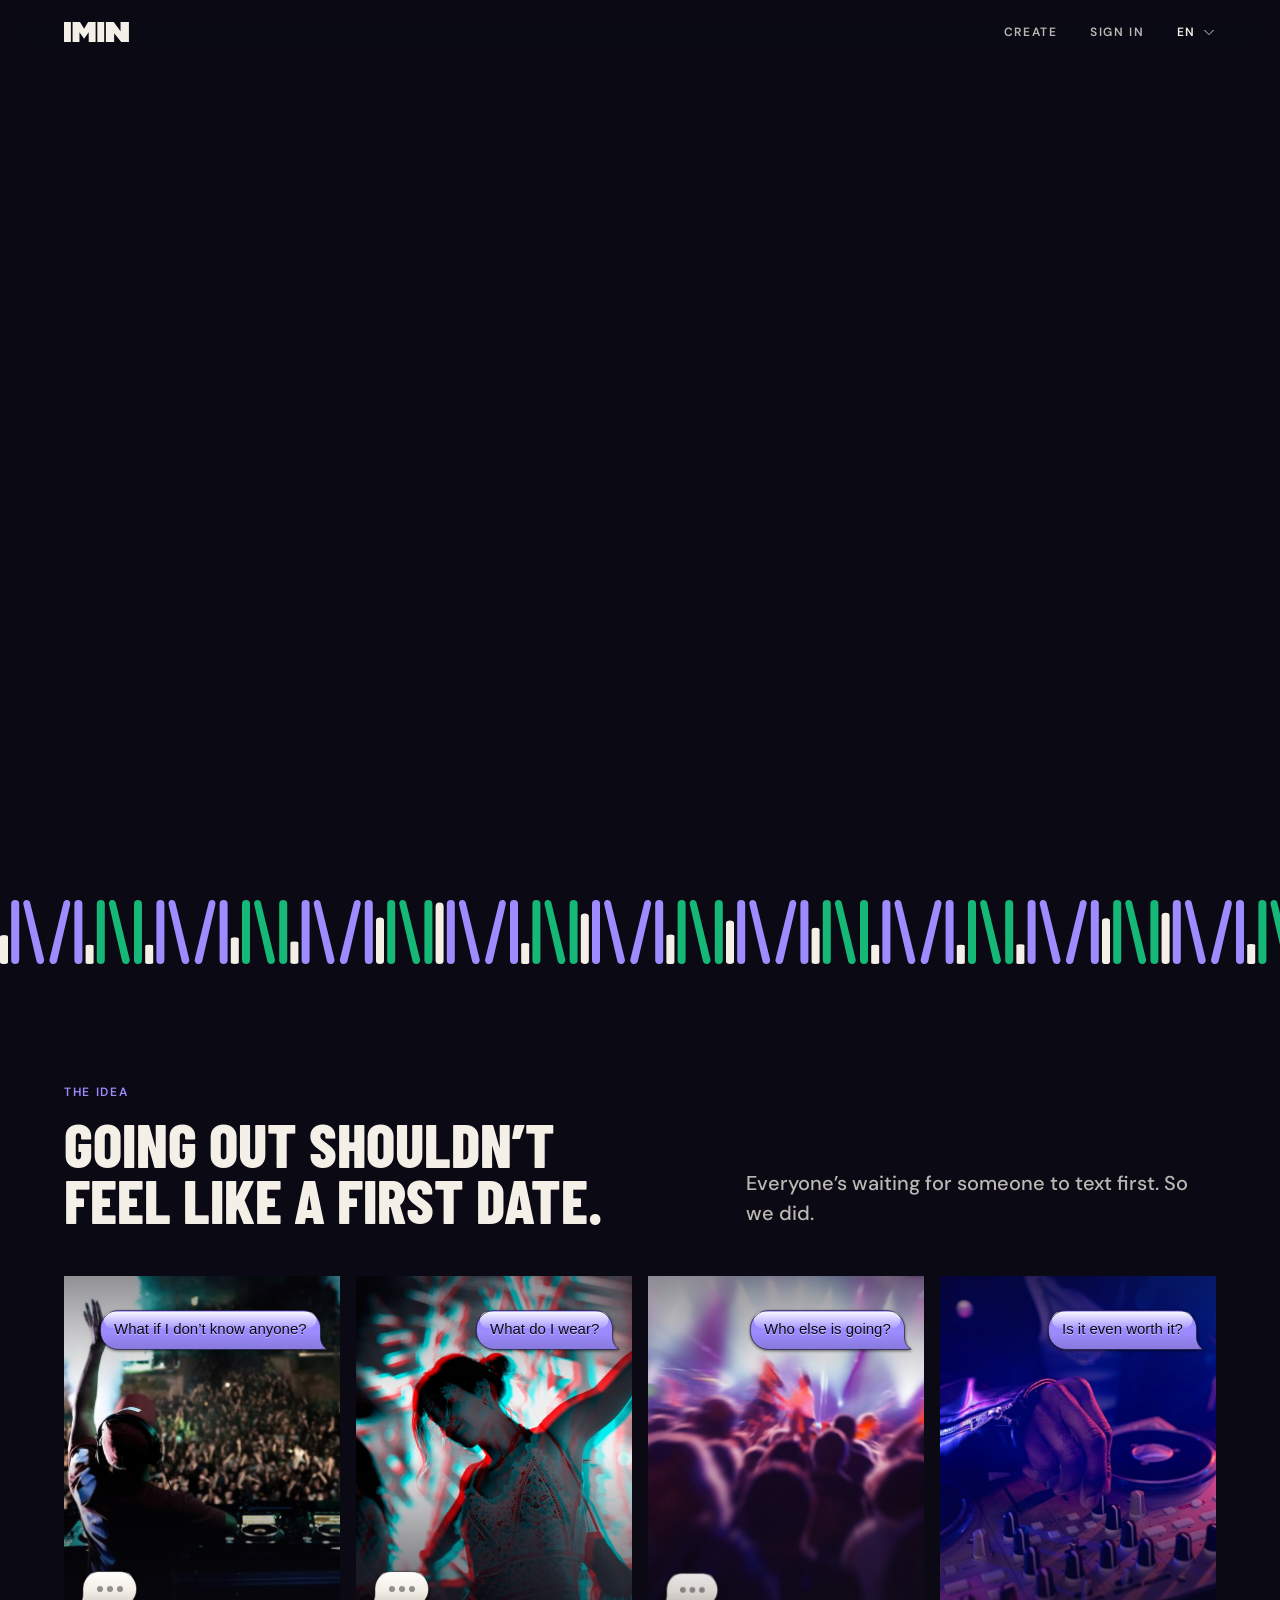
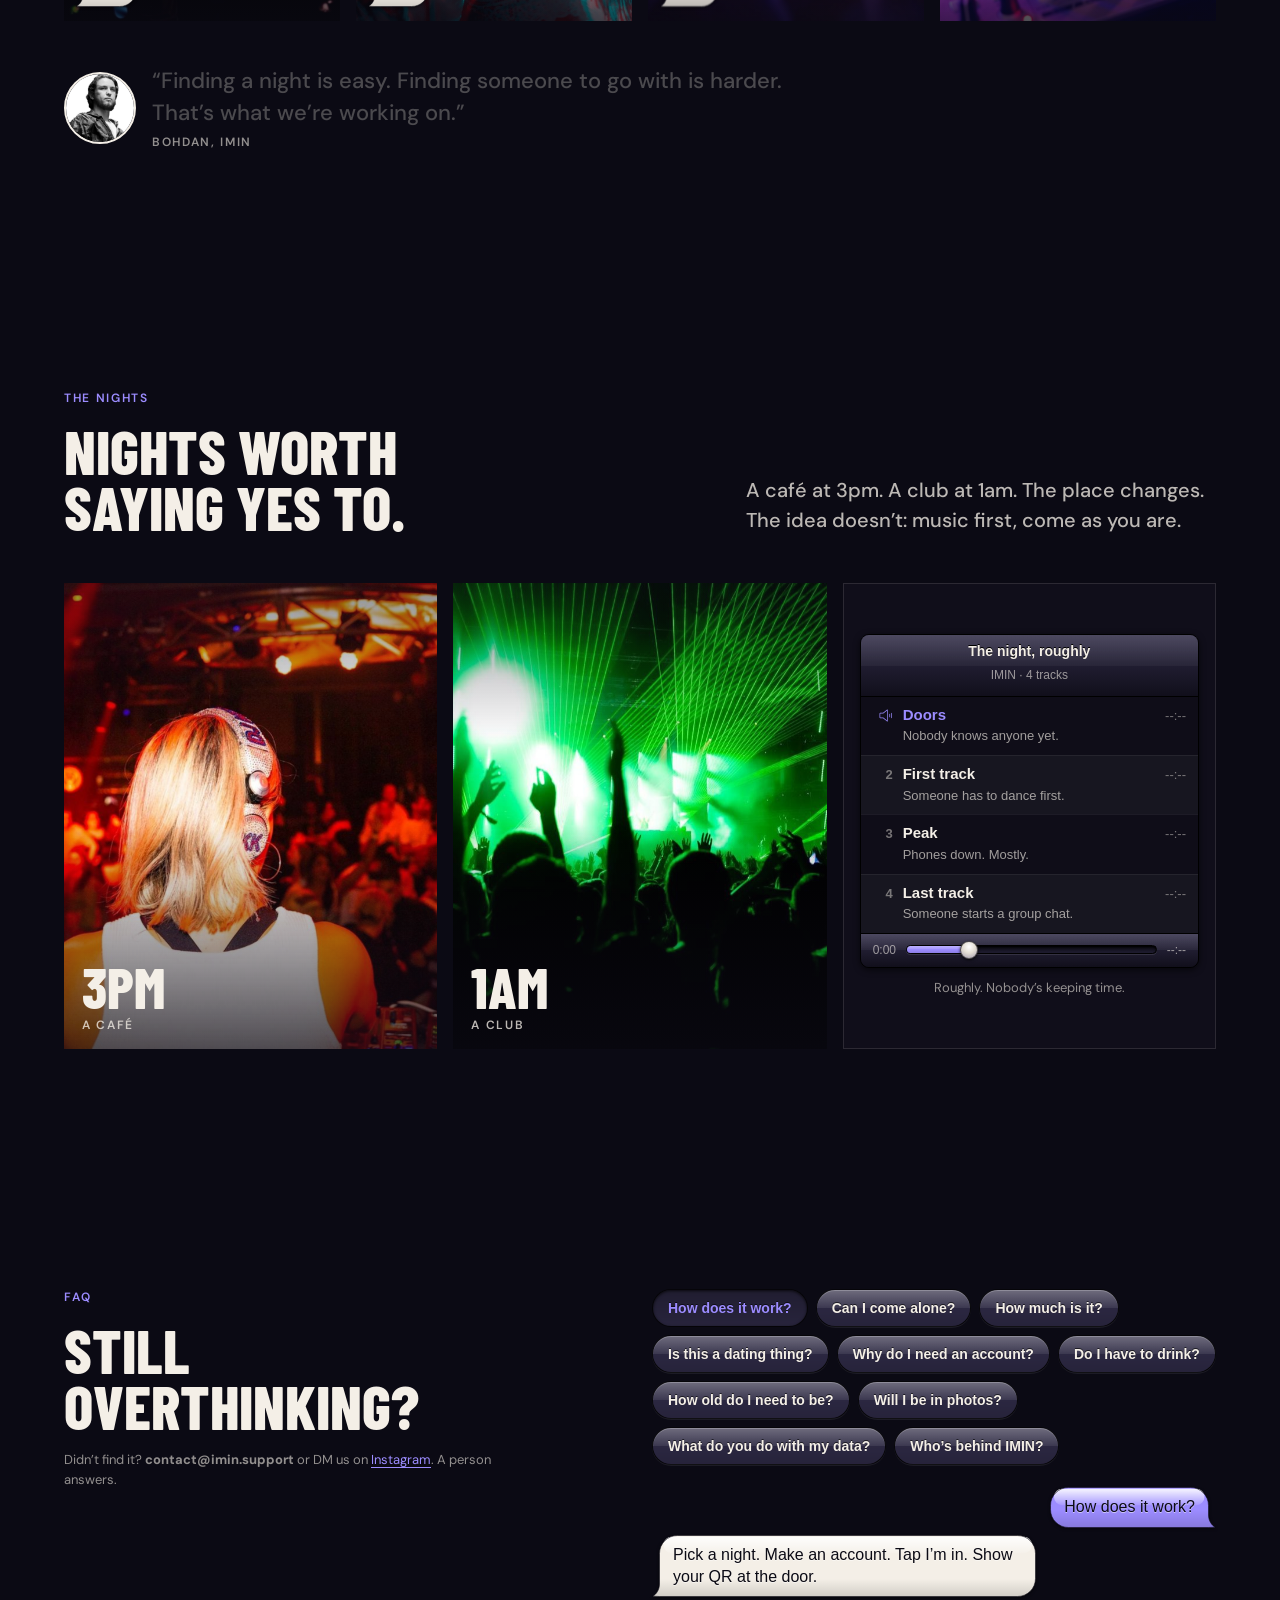
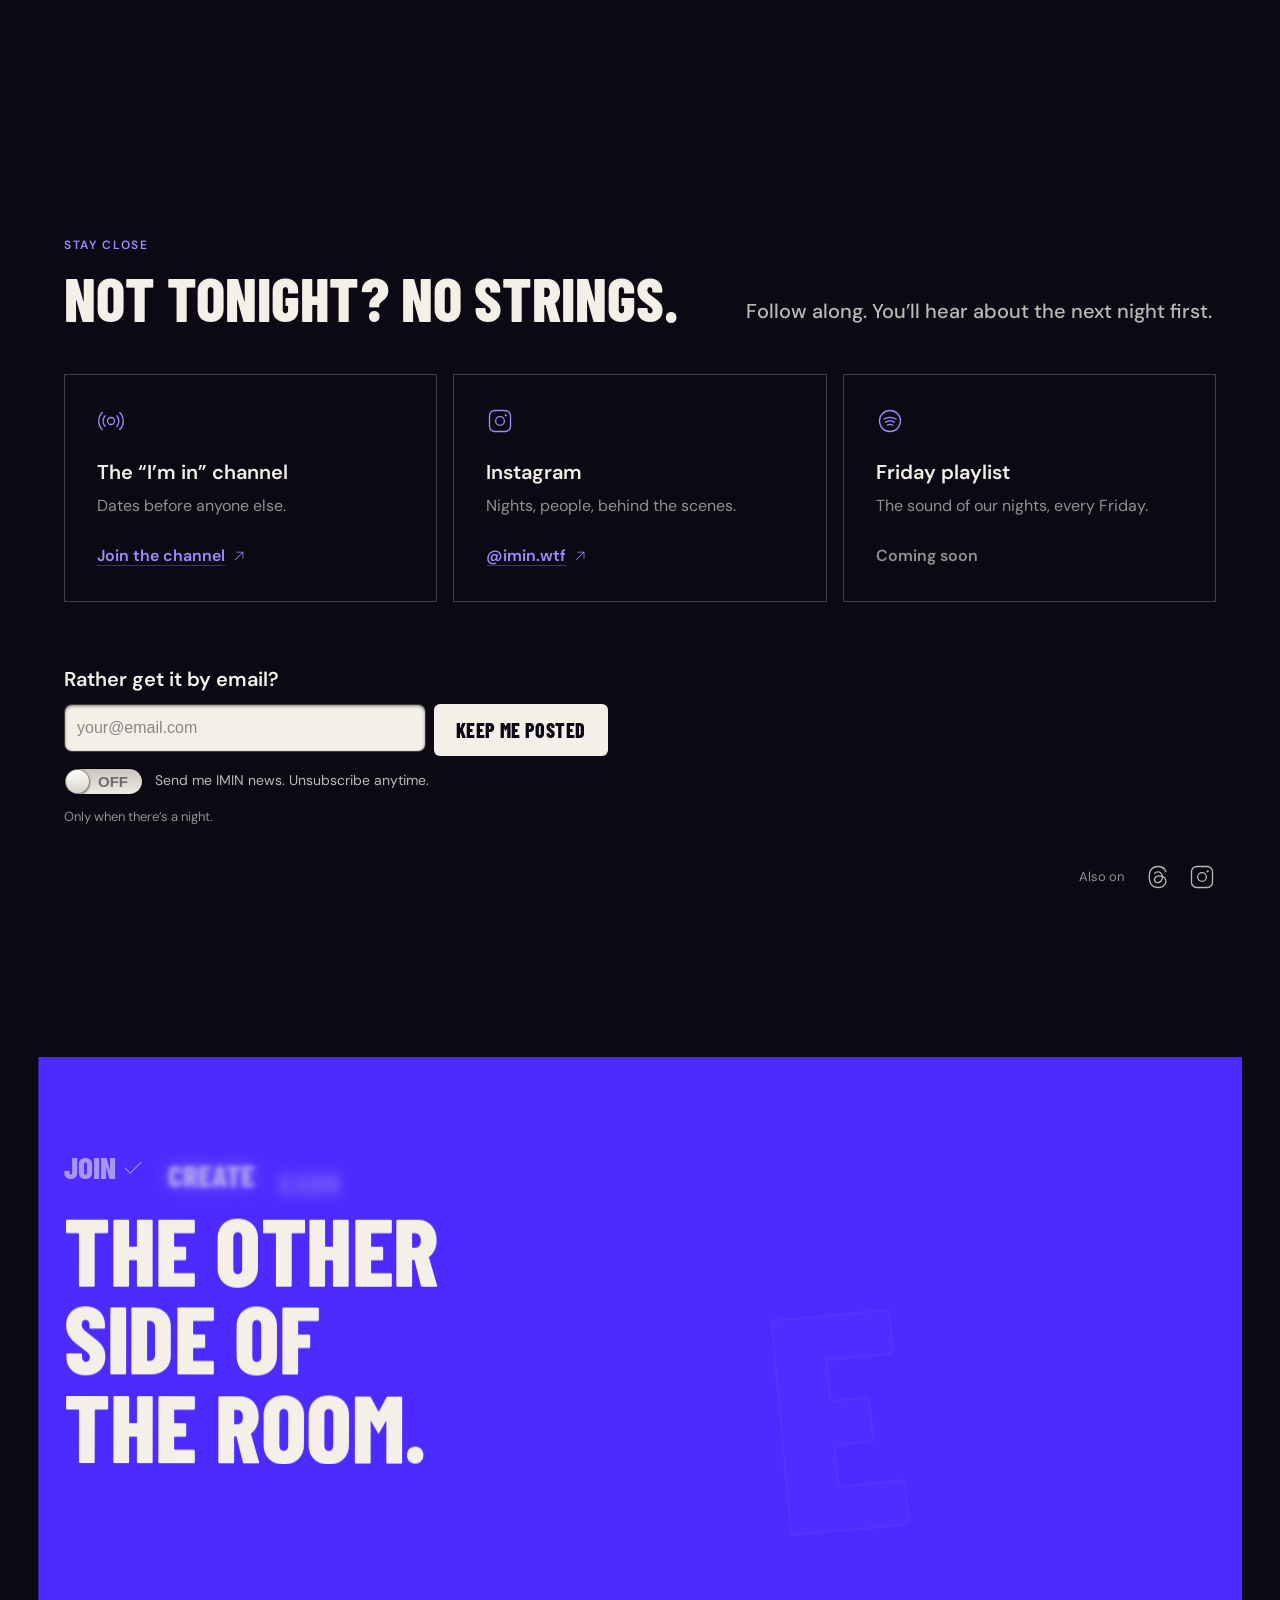
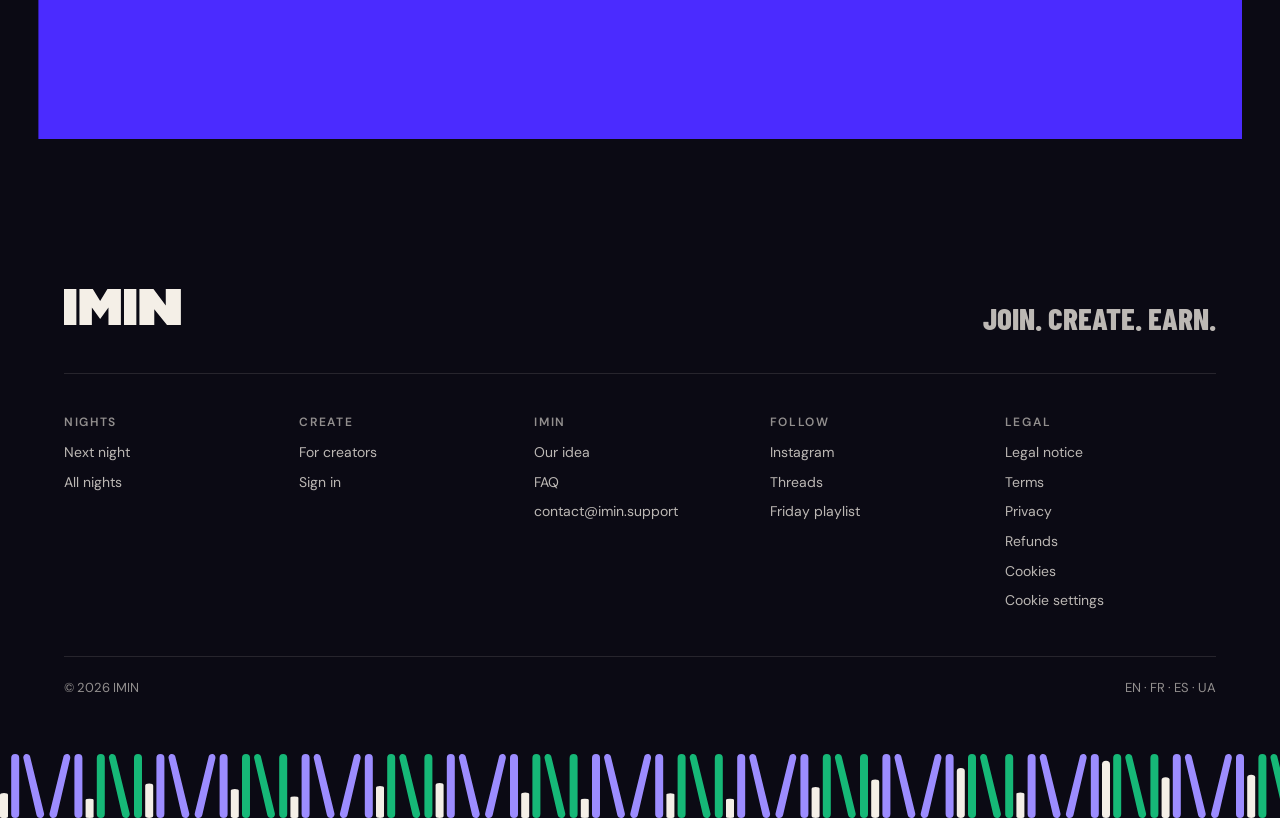
<file: client.html>
<!doctype html>
<html lang="en" class="no-js">
<head>
  <meta charset="utf-8">
  <meta name="viewport" content="width=device-width, initial-scale=1, viewport-fit=cover">
  <title>IMIN — Don't overthink the night.</title>
  <meta name="description" content="IMIN throws music-first nights in Metz. Tap I'm in, come as you are.">
  <meta name="theme-color" content="#0B0A14">
  <link rel="canonical" href="https://imin.wtf/en/">
  <meta property="og:type" content="website">
  <meta property="og:title" content="Don't overthink the night.">
  <meta property="og:description" content="Music first. Come as you are.">
  <meta property="og:image" content="https://imin.wtf/assets/img/og-guest.png">
  <link rel="icon" href="assets/img/favicon.svg" type="image/svg+xml">
  <link rel="preload" href="assets/fonts/barlow-condensed-800-latin.woff2" as="font" type="font/woff2" crossorigin>
  <link rel="preload" href="assets/fonts/dm-sans-var-latin.woff2" as="font" type="font/woff2" crossorigin>
  <link rel="stylesheet" href="assets/css/fonts.css">
  <link rel="stylesheet" href="assets/css/client.css">
  <script>document.documentElement.classList.remove('no-js');document.documentElement.classList.add('js');</script>
</head>
<body>
<svg width="0" height="0" style="position:absolute" aria-hidden="true" focusable="false">
  <symbol id="i-arrow-right" viewBox="0 0 256 256"><path d="M220.24,132.24l-72,72a6,6,0,0,1-8.48-8.48L201.51,134H40a6,6,0,0,1,0-12H201.51L139.76,60.24a6,6,0,0,1,8.48-8.48l72,72A6,6,0,0,1,220.24,132.24Z"/></symbol>
  <symbol id="i-arrow-down" viewBox="0 0 256 256"><path d="M204.24,148.24l-72,72a6,6,0,0,1-8.48,0l-72-72a6,6,0,0,1,8.48-8.48L122,201.51V40a6,6,0,0,1,12,0V201.51l61.76-61.75a6,6,0,0,1,8.48,8.48Z"/></symbol>
  <symbol id="i-caret-down" viewBox="0 0 256 256"><path d="M212.24,100.24l-80,80a6,6,0,0,1-8.48,0l-80-80a6,6,0,0,1,8.48-8.48L128,167.51l75.76-75.75a6,6,0,0,1,8.48,8.48Z"/></symbol>
  <symbol id="i-caret-right" viewBox="0 0 256 256"><path d="M180.24,132.24l-80,80a6,6,0,0,1-8.48-8.48L167.51,128,91.76,52.24a6,6,0,0,1,8.48-8.48l80,80A6,6,0,0,1,180.24,132.24Z"/></symbol>
  <symbol id="i-check" viewBox="0 0 256 256"><path d="M228.24,76.24l-128,128a6,6,0,0,1-8.48,0l-56-56a6,6,0,0,1,8.48-8.48L96,191.51,219.76,67.76a6,6,0,0,1,8.48,8.48Z"/></symbol>
  <symbol id="i-pin" viewBox="0 0 256 256"><path d="M128,66a38,38,0,1,0,38,38A38,38,0,0,0,128,66Zm0,64a26,26,0,1,1,26-26A26,26,0,0,1,128,130Zm0-112a86.1,86.1,0,0,0-86,86c0,30.91,14.34,63.74,41.47,94.94a252.32,252.32,0,0,0,41.09,38,6,6,0,0,0,6.88,0,252.32,252.32,0,0,0,41.09-38c27.13-31.2,41.47-64,41.47-94.94A86.1,86.1,0,0,0,128,18Zm0,206.51C113,212.93,54,163.62,54,104a74,74,0,0,1,148,0C202,163.62,143,212.93,128,224.51Z"/></symbol>
  <symbol id="i-instagram" viewBox="0 0 256 256"><path d="M128,82a46,46,0,1,0,46,46A46.06,46.06,0,0,0,128,82Zm0,80a34,34,0,1,1,34-34A34,34,0,0,1,128,162ZM176,26H80A54.06,54.06,0,0,0,26,80v96a54.06,54.06,0,0,0,54,54h96a54.06,54.06,0,0,0,54-54V80A54.06,54.06,0,0,0,176,26Zm42,150a42,42,0,0,1-42,42H80a42,42,0,0,1-42-42V80A42,42,0,0,1,80,38h96a42,42,0,0,1,42,42ZM190,76a10,10,0,1,1-10-10A10,10,0,0,1,190,76Z"/></symbol>
  <symbol id="i-threads" viewBox="0 0 256 256"><path d="M185.22,125.25a62,62,0,0,0-11.78-7c-3.53-29.6-23-38.82-31.83-41.5-19-5.74-40.73,1.09-50.6,15.9a6,6,0,1,0,10,6.66c6.94-10.41,23.25-15.28,37.14-11.07,7.22,2.18,18.39,8.34,22.39,25.61a78.74,78.74,0,0,0-18.11-2.08c-13.53,0-26.16,3.46-35.55,9.77C96,128.85,90,139.66,90,152c0,22,18,33.52,35.71,33.52a46,46,0,0,0,32.91-14.19c6.58-6.85,14.35-19.11,15.29-39.26a44.59,44.59,0,0,1,4.07,2.75c10.48,7.92,16,19.4,16,33.18,0,20.16-21,50-66,50-27.07,0-46.92-9.19-59-27.33C59,175.75,54,154.66,54,128s5-47.75,15-62.67C81.08,47.19,100.93,38,128,38c33.85,0,55.57,13.67,66.4,41.8a6,6,0,1,0,11.2-4.31C193,42.65,166.85,26,128,26,96.67,26,73.46,37,59,58.67,47.72,75.6,42,98.93,42,128s5.72,52.4,17,69.33C73.46,219,96.67,230,128,230c29.43,0,47.81-11.19,58.05-20.58C198.54,198,206,182.49,206,168,206,150.31,198.81,135.52,185.22,125.25ZM150,163a33.94,33.94,0,0,1-24.26,10.51C109.33,173.52,102,162.71,102,152c0-13.59,12.64-28.21,40.41-28.21a65.33,65.33,0,0,1,19.58,3c0,.41,0,.82,0,1.24C162,142.72,157.84,154.82,150,163Z"/></symbol>
  <symbol id="i-bell" viewBox="0 0 256 256"><path d="M220.07,176.94C214.41,167.2,206,139.73,206,104a78,78,0,1,0-156,0c0,35.74-8.42,63.2-14.08,72.94A14,14,0,0,0,48,198H90.48a38,38,0,0,0,75,0H208a14,14,0,0,0,12.06-21.06ZM128,218a26,26,0,0,1-25.29-20h50.58A26,26,0,0,1,128,218Zm81.71-33a1.9,1.9,0,0,1-1.7,1H48a1.9,1.9,0,0,1-1.7-1,2,2,0,0,1,0-2C53.87,170,62,139.69,62,104a66,66,0,1,1,132,0c0,35.68,8.14,65.95,15.71,79A2,2,0,0,1,209.71,185Z"/></symbol>
  <symbol id="i-music" viewBox="0 0 256 256"><path d="M211.69,19.27a6,6,0,0,0-5.15-1.09l-128,32A6,6,0,0,0,74,56V170.11A34,34,0,1,0,86,196V108.68l116-29v58.43A34,34,0,1,0,214,164V24A6,6,0,0,0,211.69,19.27ZM52,218a22,22,0,1,1,22-22A22,22,0,0,1,52,218ZM86,96.32V60.68l116-29V67.32ZM180,186a22,22,0,1,1,22-22A22,22,0,0,1,180,186Z"/></symbol>
  <symbol id="i-play" viewBox="0 0 256 256"><path d="M231.36,116.19,87.28,28.06a14,14,0,0,0-14.18-.27A13.69,13.69,0,0,0,66,39.87V216.13a13.69,13.69,0,0,0,7.1,12.08,14,14,0,0,0,14.18-.27l144.08-88.13a13.82,13.82,0,0,0,0-23.62Zm-6.26,13.38L81,217.7a2,2,0,0,1-2.06,0,1.78,1.78,0,0,1-1-1.61V39.87a1.78,1.78,0,0,1,1-1.61A2.06,2.06,0,0,1,80,38a2,2,0,0,1,1,.31L225.1,126.43a1.82,1.82,0,0,1,0,3.14Z"/></symbol>
  <symbol id="i-camera" viewBox="0 0 256 256"><path d="M208,58H179.21L165,36.67A6,6,0,0,0,160,34H96a6,6,0,0,0-5,2.67L76.78,58H48A22,22,0,0,0,26,80V192a22,22,0,0,0,22,22H208a22,22,0,0,0,22-22V80A22,22,0,0,0,208,58Zm10,134a10,10,0,0,1-10,10H48a10,10,0,0,1-10-10V80A10,10,0,0,1,48,70H80a6,6,0,0,0,5-2.67L99.21,46h57.57L171,67.33A6,6,0,0,0,176,70h32a10,10,0,0,1,10,10ZM128,90a42,42,0,1,0,42,42A42,42,0,0,0,128,90Zm0,72a30,30,0,1,1,30-30A30,30,0,0,1,128,162Z"/></symbol>
  <symbol id="i-speaker" viewBox="0 0 256 256"><path d="M162.64,26.61a6,6,0,0,0-6.32.65L85.94,82H40A14,14,0,0,0,26,96v64a14,14,0,0,0,14,14H85.94l70.38,54.74A6,6,0,0,0,166,224V32A6,6,0,0,0,162.64,26.61ZM154,211.73,91.68,163.26A6,6,0,0,0,88,162H40a2,2,0,0,1-2-2V96a2,2,0,0,1,2-2H88a6,6,0,0,0,3.68-1.26L154,44.27ZM206,104v48a6,6,0,0,1-12,0V104a6,6,0,0,1,12,0Zm32-16v80a6,6,0,0,1-12,0V88a6,6,0,0,1,12,0Z"/></symbol>
  <symbol id="i-signal" viewBox="0 0 19 11"><path d="M0 8h3v3H0zM4 6h3v5H4zM8 4h3v7H8zM12 2h3v9h-3zM16 0h3v11h-3z"/></symbol>
  <symbol id="i-battery" viewBox="0 0 25 11"><path d="M2.5 0h17A2.5 2.5 0 0 1 22 2.5v6A2.5 2.5 0 0 1 19.5 11h-17A2.5 2.5 0 0 1 0 8.5v-6A2.5 2.5 0 0 1 2.5 0zm0 1A1.5 1.5 0 0 0 1 2.5v6A1.5 1.5 0 0 0 2.5 10h17A1.5 1.5 0 0 0 21 8.5v-6A1.5 1.5 0 0 0 19.5 1zM2 2h16v7H2zM23 3.5h1a1 1 0 0 1 1 1v2a1 1 0 0 1-1 1h-1z"/></symbol>
  <symbol id="logo-h" viewBox="0 0 348.33 107.29"><path d="M0 0H36.86V107.29H0Z"/>
    <path d="M46.03 0H85.82L107.8 35.65L129.43 0H169.58V107.29H132.55V55.03L107.8 89.29L83.06 55.03V107.29H46.03Z"/>
    <path d="M178.75 0H215.61V107.29H178.75Z"/>
    <path transform="translate(178.75 -117.67)" d="M46.03 117.67H87.9L124.59 167.16V117.67H169.58V224.95H128.22L90.32 178.23V224.95H46.03Z"/></symbol>
  <symbol id="logo-s" viewBox="0 0 169.58 224.95"><path d="M0 0H36.86V107.29H0Z"/>
    <path d="M46.03 0H85.82L107.8 35.65L129.43 0H169.58V107.29H132.55V55.03L107.8 89.29L83.06 55.03V107.29H46.03Z"/>
    <path d="M0 117.67H36.86V224.95H0Z"/>
    <path d="M46.03 117.67H87.9L124.59 167.16V117.67H169.58V224.95H128.22L90.32 178.23V224.95H46.03Z"/></symbol>
</svg>
<svg width="0" height="0" style="position:absolute" aria-hidden="true" focusable="false">
<symbol id="i-arrow-up-right" viewBox="0 0 256 256"><path d="M198,64V168a6,6,0,0,1-12,0V78.48L68.24,196.24a6,6,0,0,1-8.48-8.48L177.52,70H88a6,6,0,0,1,0-12H192A6,6,0,0,1,198,64Z"/></symbol>
<symbol id="i-broadcast" viewBox="0 0 256 256"><path d="M128,90a38,38,0,1,0,38,38A38,38,0,0,0,128,90Zm0,64a26,26,0,1,1,26-26A26,26,0,0,1,128,154Zm78-26a77.74,77.74,0,0,1-19.86,52,6,6,0,0,1-8.94-8,65.93,65.93,0,0,0,0-88,6,6,0,1,1,8.94-8A77.74,77.74,0,0,1,206,128ZM67.18,102.31A65.93,65.93,0,0,0,78.8,172a6,6,0,0,1-.47,8.47,6,6,0,0,1-8.47-.47,77.93,77.93,0,0,1,0-104,6,6,0,1,1,8.94,8A66.21,66.21,0,0,0,67.18,102.31ZM246,128a117.71,117.71,0,0,1-33.71,82.58,6,6,0,0,1-8.58-8.4,105.88,105.88,0,0,0,0-148.36,6,6,0,0,1,8.58-8.4A117.71,117.71,0,0,1,246,128ZM52.29,202.18a6,6,0,0,1-8.58,8.4,117.92,117.92,0,0,1,0-165.16,6,6,0,1,1,8.58,8.4,105.88,105.88,0,0,0,0,148.36Z"/></symbol>
<symbol id="i-spotify-logo" viewBox="0 0 256 256"><path d="M128,26A102,102,0,1,0,230,128,102.12,102.12,0,0,0,128,26Zm0,192a90,90,0,1,1,90-90A90.1,90.1,0,0,1,128,218Zm29.31-49.2a6,6,0,0,1-8.11,2.51,44.75,44.75,0,0,0-42.4,0,6,6,0,1,1-5.6-10.62,57.37,57.37,0,0,1,53.6,0A6,6,0,0,1,157.31,168.8Zm32-56a6,6,0,0,1-8.12,2.46,112.67,112.67,0,0,0-106.34,0,6,6,0,1,1-5.66-10.58,124.65,124.65,0,0,1,117.66,0A6,6,0,0,1,189.29,112.82Zm-16,28A6,6,0,0,1,168,144a6.07,6.07,0,0,1-2.82-.7,79,79,0,0,0-74.36,0,6,6,0,1,1-5.64-10.6,91,91,0,0,1,85.64,0A6,6,0,0,1,173.3,140.82Z"/></symbol>
<symbol id="i-instagram-logo" viewBox="0 0 256 256"><path d="M128,82a46,46,0,1,0,46,46A46.06,46.06,0,0,0,128,82Zm0,80a34,34,0,1,1,34-34A34,34,0,0,1,128,162ZM176,26H80A54.06,54.06,0,0,0,26,80v96a54.06,54.06,0,0,0,54,54h96a54.06,54.06,0,0,0,54-54V80A54.06,54.06,0,0,0,176,26Zm42,150a42,42,0,0,1-42,42H80a42,42,0,0,1-42-42V80A42,42,0,0,1,80,38h96a42,42,0,0,1,42,42ZM190,76a10,10,0,1,1-10-10A10,10,0,0,1,190,76Z"/></symbol>
<symbol id="i-threads-logo" viewBox="0 0 256 256"><path d="M185.22,125.25a62,62,0,0,0-11.78-7c-3.53-29.6-23-38.82-31.83-41.5-19-5.74-40.73,1.09-50.6,15.9a6,6,0,1,0,10,6.66c6.94-10.41,23.25-15.28,37.14-11.07,7.22,2.18,18.39,8.34,22.39,25.61a78.74,78.74,0,0,0-18.11-2.08c-13.53,0-26.16,3.46-35.55,9.77C96,128.85,90,139.66,90,152c0,22,18,33.52,35.71,33.52a46,46,0,0,0,32.91-14.19c6.58-6.85,14.35-19.11,15.29-39.26a44.59,44.59,0,0,1,4.07,2.75c10.48,7.92,16,19.4,16,33.18,0,20.16-21,50-66,50-27.07,0-46.92-9.19-59-27.33C59,175.75,54,154.66,54,128s5-47.75,15-62.67C81.08,47.19,100.93,38,128,38c33.85,0,55.57,13.67,66.4,41.8a6,6,0,1,0,11.2-4.31C193,42.65,166.85,26,128,26,96.67,26,73.46,37,59,58.67,47.72,75.6,42,98.93,42,128s5.72,52.4,17,69.33C73.46,219,96.67,230,128,230c29.43,0,47.81-11.19,58.05-20.58C198.54,198,206,182.49,206,168,206,150.31,198.81,135.52,185.22,125.25ZM150,163a33.94,33.94,0,0,1-24.26,10.51C109.33,173.52,102,162.71,102,152c0-13.59,12.64-28.21,40.41-28.21a65.33,65.33,0,0,1,19.58,3c0,.41,0,.82,0,1.24C162,142.72,157.84,154.82,150,163Z"/></symbol>
</svg>

<div class="intro" data-intro aria-hidden="true">
  <div class="intro-chat">
    <div class="intro-who">
      <span class="app-icon"><svg viewBox="0 0 169.58 224.95" fill="currentColor"><use href="#logo-s"/></svg></span>
      <b>IMIN</b>
      <span class="stamp">Today <span data-clock></span></span>
    </div>
    <div class="intro-thread" data-intro-thread></div>
  </div>
  <p class="intro-skip">Tap to skip</p>
  <div class="beat-band intro-beat" data-beat></div>
</div>

<header class="top">
  <div class="wrap top-in">
    <a class="logo" href="#hero" aria-label="IMIN, back to the top"><svg viewBox="0 0 348.33 107.29" aria-hidden="true" fill="currentColor"><use href="#logo-h"/></svg></a>
    <nav class="nav" aria-label="Main">
      <a class="nav-a" href="#create">Create</a>
      <a class="nav-a" href="#hero">Sign in</a>
      <details class="lang">
        <summary aria-label="Language: English">EN <svg class="ico" aria-hidden="true"><use href="#i-caret-down"/></svg></summary>
        <div class="lang-menu">
          <a href="#hero" aria-current="true" lang="en">English <span>EN</span></a>
          <a href="#hero" lang="fr">Français <span>FR</span></a>
          <a href="#hero" lang="es">Español <span>ES</span></a>
          <a href="#hero" lang="uk">Українська <span>UA</span></a>
        </div>
      </details>
    </nav>
  </div>
</header>

<main>
  <section class="hero" id="hero" aria-labelledby="hero-h">
    <div class="wrap hero-grid">
      <div class="hero-copy">
        <h1 class="t-display" id="hero-h">Don’t overthink the night.</h1>
        <p class="hero-lead">IMIN throws music-first nights in Metz.</p>
        <button type="button" class="btn-door" data-reply="in" aria-pressed="false">I’m in</button>
      </div>

      <div class="hero-visual">
        <div class="flyers">
          <div class="flyer-back" aria-hidden="true"><svg viewBox="0 0 169.58 224.95" fill="currentColor"><use href="#logo-s"/></svg></div>
          <figure class="poster" aria-label="The next night">
            <img src="assets/img/photos/p-dj.jpg" alt="A DJ playing, hands up in front" loading="eager">
            <span class="grain" aria-hidden="true"></span>
            <div class="p-top">
              <svg viewBox="0 0 169.58 224.95" aria-label="IMIN" role="img" fill="currentColor"><use href="#logo-s"/></svg>
              <p class="p-when" data-pwhen>Sat 31.10<small>15:00 – 18:00</small></p>
            </div>
            <div class="p-body" data-pbody>
              <p class="p-title">Halloween CoffeeShop Rave</p>
              <p class="p-meta">DJ · Pumpkin spice · Costume contest · Metz</p>
            </div>
            <span class="sticker" aria-hidden="true">Come<br>as you<br>are</span>
            <div class="beat" aria-hidden="true"></div>
          </figure>
          <span class="tape" aria-hidden="true"></span>
          <div class="notif-wrap" data-notif>
            <div class="notif" aria-label="Message from IMIN">
              <span class="app-icon" aria-hidden="true"><svg viewBox="0 0 169.58 224.95" fill="currentColor"><use href="#logo-s"/></svg></span>
              <b>IMIN</b><time>now</time>
              <p data-notif-text>Hey. Music first. Come as you are. You in?</p>
            </div>
          </div>
        </div>
      </div>
    </div>
    <div class="beat-band" data-beat aria-hidden="true"></div>
  </section>

  <section class="sec" id="idea" aria-labelledby="idea-h">
    <div class="wrap">
      <div class="sec-top">
        <div class="sec-title">
          <p class="label">The idea</p>
          <h2 class="t-h1" id="idea-h">Going out shouldn’t feel like a first date.</h2>
        </div>
        <p class="lead">Everyone’s waiting for someone to text first. So we did.</p>
      </div>
      <div class="row four">
        <figure class="card"><img src="assets/img/photos/p-hands.jpg" alt="A crowd with hands up as the smoke goes off" loading="lazy"><span class="b out q">What if I don’t know anyone?</span><span class="b in a" data-ans>That’s kind of the point.</span></figure>
        <figure class="card"><img src="assets/img/photos/p-dancer.jpg" alt="Someone dancing under the lights" loading="lazy"><span class="b out q">What do I wear?</span><span class="b in a" data-ans>Whatever you dance in.</span></figure>
        <figure class="card"><img src="assets/img/photos/p-crowd.jpg" alt="A crowd facing the stage" loading="lazy"><span class="b out q">Who else is going?</span><span class="b in a" data-ans>People who came for the music.</span></figure>
        <figure class="card"><img src="assets/img/photos/p-mixer.jpg" alt="Hands on a DJ mixer" loading="lazy"><span class="b out q">Is it even worth it?</span><span class="b in a" data-ans>Come for one track. Stay if it’s good.</span></figure>
      </div>
      <div class="voice">
        <img class="face" src="assets/img/photos/bohdan.jpg" alt="Bohdan" loading="lazy">
        <div>
          <blockquote>“Finding a night is easy. Finding someone to go with is harder. That’s what we’re working on.”</blockquote>
          <cite>Bohdan, IMIN</cite>
        </div>
      </div>
    </div>
  </section>

  <section class="sec" id="nights" aria-labelledby="nights-h">
    <div class="wrap">
      <div class="sec-top">
        <div class="sec-title">
          <p class="label">The nights</p>
          <h2 class="t-h1" id="nights-h">Nights worth saying yes to.</h2>
        </div>
        <p class="lead">A café at 3pm. A club at 1am. The place changes. The idea doesn’t: music first, come as you are.</p>
      </div>
      <div class="row three">
        <figure class="card"><img src="assets/img/photos/p-booth.jpg" alt="A DJ playing to a small crowd" loading="lazy"><span class="when"><b>3pm</b><span>A café</span></span></figure>
        <figure class="card"><img src="assets/img/photos/p-lasers.jpg" alt="A club crowd under green lasers" loading="lazy"><span class="when"><b>1am</b><span>A club</span></span></figure>
        <div class="card plain">
          <div style="width:100%;max-width:22rem">
            <div class="np" data-player>
              <div class="np-bar"><b>The night, roughly</b><span>IMIN · 4 tracks</span></div>
              <ol class="np-list">
                <li class="on"><span class="np-n"><span>1</span><svg aria-hidden="true"><use href="#i-speaker"/></svg></span><span class="np-t">Doors</span><span class="np-d">--:--</span><span class="np-l">Nobody knows anyone yet.</span></li>
                <li><span class="np-n"><span>2</span><svg aria-hidden="true"><use href="#i-speaker"/></svg></span><span class="np-t">First track</span><span class="np-d">--:--</span><span class="np-l">Someone has to dance first.</span></li>
                <li><span class="np-n"><span>3</span><svg aria-hidden="true"><use href="#i-speaker"/></svg></span><span class="np-t">Peak</span><span class="np-d">--:--</span><span class="np-l">Phones down. Mostly.</span></li>
                <li><span class="np-n"><span>4</span><svg aria-hidden="true"><use href="#i-speaker"/></svg></span><span class="np-t">Last track</span><span class="np-d">--:--</span><span class="np-l">Someone starts a group chat.</span></li>
              </ol>
              <div class="np-scrub" aria-hidden="true"><span>0:00</span><span class="trk"><i></i><b></b></span><span>--:--</span></div>
            </div>
            <p class="cap np-cap">Roughly. Nobody’s keeping time.</p>
          </div>
        </div>
      </div>
    </div>
  </section>

  <section class="sec" id="faq" aria-labelledby="faq-h">
    <div class="wrap grid">
      <div class="col-head">
        <p class="label">FAQ</p>
        <h2 class="t-h1" id="faq-h">Still overthinking?</h2>
        <p class="cap">Didn’t find it? <span class="sel">contact@imin.support</span> or DM us on <a href="https://www.instagram.com/imin.wtf/">Instagram</a>. A person answers.</p>
      </div>
      <div class="col-body">
        <div class="chips" role="tablist" aria-label="Questions">
          <button type="button" class="chip" role="tab" id="q1" aria-controls="a1" aria-selected="true">How does it work?</button>
          <button type="button" class="chip" role="tab" id="q2" aria-controls="a2" aria-selected="false" tabindex="-1">Can I come alone?</button>
          <button type="button" class="chip" role="tab" id="q3" aria-controls="a3" aria-selected="false" tabindex="-1">How much is it?</button>
          <button type="button" class="chip" role="tab" id="q4" aria-controls="a4" aria-selected="false" tabindex="-1">Is this a dating thing?</button>
          <button type="button" class="chip" role="tab" id="q5" aria-controls="a5" aria-selected="false" tabindex="-1">Why do I need an account?</button>
          <button type="button" class="chip" role="tab" id="q6" aria-controls="a6" aria-selected="false" tabindex="-1">Do I have to drink?</button>
          <button type="button" class="chip" role="tab" id="q7" aria-controls="a7" aria-selected="false" tabindex="-1">How old do I need to be?</button>
          <button type="button" class="chip" role="tab" id="q8" aria-controls="a8" aria-selected="false" tabindex="-1">Will I be in photos?</button>
          <button type="button" class="chip" role="tab" id="q9" aria-controls="a9" aria-selected="false" tabindex="-1">What do you do with my data?</button>
          <button type="button" class="chip" role="tab" id="q10" aria-controls="a10" aria-selected="false" tabindex="-1">Who’s behind IMIN?</button>
        </div>
        <div class="answer" role="tabpanel" id="a1" aria-labelledby="q1"><div class="b out">How does it work?</div><div class="b in"><p>Pick a night. Make an account. Tap I’m in. Show your QR at the door.</p></div></div>
        <div class="answer" role="tabpanel" id="a2" aria-labelledby="q2" hidden><div class="b out">Can I come alone?</div><div class="b in"><p>Yes. That’s kind of the point.</p></div></div>
        <div class="answer" role="tabpanel" id="a3" aria-labelledby="q3" hidden><div class="b out">How much is it?</div><div class="b in"><p>Depends on the night. The price is on each night’s page, and any fee is shown before you pay.</p></div></div>
        <div class="answer" role="tabpanel" id="a4" aria-labelledby="q4" hidden><div class="b out">Is this a dating thing?</div><div class="b in"><p>No. It’s a night out.</p></div></div>
        <div class="answer" role="tabpanel" id="a5" aria-labelledby="q5" hidden><div class="b out">Why do I need an account?</div><div class="b in"><p>One place for all your nights and tickets. It’s also where we’re building the “someone to go with” part.</p></div></div>
        <div class="answer" role="tabpanel" id="a6" aria-labelledby="q6" hidden><div class="b out">Do I have to drink?</div><div class="b in"><p>No. What’s in your cup is your business.</p></div></div>
        <div class="answer" role="tabpanel" id="a7" aria-labelledby="q7" hidden><div class="b out">How old do I need to be?</div><div class="b in"><p>18+. You may be asked for ID at the door.</p></div></div>
        <div class="answer" role="tabpanel" id="a8" aria-labelledby="q8" hidden><div class="b out">Will I be in photos?</div><div class="b in"><p>Probably. We film and take photos at our nights, and there’s a sign at the door. See a photo of you that you want gone? Message us and we’ll take it down.</p></div></div>
        <div class="answer" role="tabpanel" id="a9" aria-labelledby="q9" hidden><div class="b out">What do you do with my data?</div><div class="b in"><p>We use it to get you in the door. News only if you tick the box. <a href="https://app.imin.wtf/legal">Privacy</a></p></div></div>
        <div class="answer" role="tabpanel" id="a10" aria-labelledby="q10" hidden><div class="b out">Who’s behind IMIN?</div><div class="b in"><p>Four of us: Bohdan, Ivan, Violeta and Viktor. Say hi: <span class="sel">contact@imin.support</span></p><div class="team"><img src="assets/img/photos/bohdan.jpg" alt="Bohdan" loading="lazy"><img src="assets/img/photos/ivan.jpg" alt="Ivan" loading="lazy"><span title="Violeta">V</span><span title="Viktor">V</span></div></div></div>
      </div>
    </div>
  </section>

  <section class="sec stay" id="stay" aria-labelledby="stay-h">
    <div class="wrap">
      <div class="sec-top">
        <div class="sec-title">
          <p class="label">Stay close</p>
          <h2 class="t-h1" id="stay-h" data-split>Not tonight? No strings.</h2>
        </div>
        <p class="lead">Follow along. You’ll hear about the next night first.</p>
      </div>

      <div class="tiles">
        <a class="tile2" href="https://www.instagram.com/imin.wtf/" data-link="channel" target="_blank" rel="noopener">
          <svg class="ico ico--lg" aria-hidden="true"><use href="#i-broadcast"/></svg>
          <b>The “I’m in” channel</b><span>Dates before anyone else.</span>
          <em class="text-link">Join the channel <svg class="ico" aria-hidden="true"><use href="#i-arrow-up-right"/></svg></em>
        </a>
        <a class="tile2" href="https://www.instagram.com/imin.wtf/" data-link="instagram" target="_blank" rel="noopener">
          <svg class="ico ico--lg" aria-hidden="true"><use href="#i-instagram-logo"/></svg>
          <b>Instagram</b><span>Nights, people, behind the scenes.</span>
          <em class="text-link">@imin.wtf <svg class="ico" aria-hidden="true"><use href="#i-arrow-up-right"/></svg></em>
        </a>
        <a class="tile2" href="#stay" data-link="playlist" target="_blank" rel="noopener">
          <svg class="ico ico--lg" aria-hidden="true"><use href="#i-spotify-logo"/></svg>
          <b>Friday playlist</b><span>The sound of our nights, every Friday.</span>
          <em class="text-link">Listen <svg class="ico" aria-hidden="true"><use href="#i-arrow-up-right"/></svg></em>
        </a>
      </div>

      <div class="stay-foot">
        <form class="mail" id="mail-form" novalidate>
          <label class="mail-label" for="mail-email">Rather get it by email?</label>
          <div class="mail-row">
            <input class="mail-in" id="mail-email" name="email" type="email" placeholder="your@email.com" autocomplete="email" required>
            <button class="btn-paper" type="submit">Keep me posted</button>
          </div>
          <label class="sw-row" for="mail-ok">
            <input class="sw-input" type="checkbox" id="mail-ok" name="ok" role="switch">
            <span class="sw" aria-hidden="true"><span class="sw-strip"><span class="sw-on">ON</span><span class="sw-knob"></span><span class="sw-off">OFF</span></span></span>
            <span>Send me IMIN news. Unsubscribe anytime.</span>
          </label>
          <input class="hp" type="text" name="company" tabindex="-1" autocomplete="off" aria-hidden="true">
          <p class="sw-err" data-mail-err hidden></p>
          <p class="cap">Only when there’s a night.</p>
        </form>
        <div class="mail-done" data-mail-done></div>
        <div class="socials" aria-label="IMIN elsewhere">
          <span class="cap">Also on</span>
          <a href="https://www.threads.net/@imin.wtf" data-link="threads" target="_blank" rel="noopener" aria-label="Threads"><svg class="ico ico--lg" aria-hidden="true"><use href="#i-threads-logo"/></svg></a>
          <a href="https://www.instagram.com/imin.wtf/" data-link="instagram" target="_blank" rel="noopener" aria-label="Instagram"><svg class="ico ico--lg" aria-hidden="true"><use href="#i-instagram-logo"/></svg></a>
        </div>
      </div>
    </div>
  </section>

  <section class="room" id="create" aria-labelledby="create-h">
    <div class="room__bg" aria-hidden="true"><span>Create</span><span>Earn</span></div>
    <div class="wrap">
      <p class="room__slogan" aria-label="Join, done. Create. Earn.">
        <span class="room__done">Join <svg class="ico" aria-hidden="true"><use href="#i-check"/></svg></span>
        <span class="room__next">Create</span>
        <span class="room__next">Earn</span>
      </p>
      <h2 class="t-display room__h" id="create-h" data-split>The other side of the room.</h2>
      <p class="lead room__text">Create the night. We carry the rest: page, tickets, promo, the door. You sell, you get paid.</p>
      <div class="room__actions">
        <a class="btn-paper btn-paper--lg" href="pro/" data-link="create"><span>Create your night</span><svg class="ico" aria-hidden="true"><use href="#i-arrow-right"/></svg></a>
        <a class="room__signin" href="https://app.imin.wtf/" data-link="creatorSignIn">Already creating? Sign in <svg class="ico" aria-hidden="true"><use href="#i-arrow-right"/></svg></a>
      </div>
    </div>
  </section>

</main>

<footer class="foot">
  <div class="beat-band beat-band--foot" data-beat aria-hidden="true"></div>
  <div class="wrap">
    <div class="foot-top">
      <a class="logo" href="#hero" aria-label="IMIN, back to the top"><svg viewBox="0 0 348.33 107.29" aria-hidden="true" fill="currentColor"><use href="#logo-h"/></svg></a>
      <p class="foot-tag">Join. Create. Earn.</p>
    </div>
    <div class="foot-cols">
      <div><p class="label">Nights</p><a href="#hero">Next night</a><a href="#nights">All nights</a></div>
      <div><p class="label">Create</p><a href="#create">For creators</a><a href="#create">Sign in</a></div>
      <div><p class="label">IMIN</p><a href="#idea">Our idea</a><a href="#faq">FAQ</a><span class="sel">contact@imin.support</span></div>
      <div><p class="label">Follow</p><a href="https://www.instagram.com/imin.wtf/">Instagram</a><a href="https://www.threads.net/@imin.wtf">Threads</a><a href="#stay">Friday playlist</a></div>
      <div><p class="label">Legal</p><a href="https://app.imin.wtf/legal">Legal notice</a><a href="https://app.imin.wtf/legal">Terms</a><a href="https://app.imin.wtf/legal">Privacy</a><a href="https://app.imin.wtf/legal">Refunds</a><a href="https://app.imin.wtf/legal">Cookies</a><a href="#hero">Cookie settings</a></div>
    </div>
    <div class="foot-bottom"><span>© 2026 IMIN</span><span>EN · FR · ES · UA</span></div>
  </div>
</footer>

<div class="dock" data-dock aria-hidden="true">
  <div class="dock-in">
    <p class="dock-what" data-dock-what><b>Sat 31.10 · 15:00</b>Halloween CoffeeShop Rave</p>
    <a class="btn-door" href="#hero" data-dock-go tabindex="-1">I’m in</a>
  </div>
</div>

<script type="application/ld+json">
{"@context":"https://schema.org","@type":"FAQPage","mainEntity":[
{"@type":"Question","name":"How does it work?","acceptedAnswer":{"@type":"Answer","text":"Pick a night. Make an account. Tap I'm in. Show your QR at the door."}},
{"@type":"Question","name":"Can I come alone?","acceptedAnswer":{"@type":"Answer","text":"Yes. That's kind of the point."}},
{"@type":"Question","name":"How much is it?","acceptedAnswer":{"@type":"Answer","text":"Depends on the night. The price is on each night's page, and any fee is shown before you pay."}},
{"@type":"Question","name":"Is this a dating thing?","acceptedAnswer":{"@type":"Answer","text":"No. It's a night out."}},
{"@type":"Question","name":"Why do I need an account?","acceptedAnswer":{"@type":"Answer","text":"One place for all your nights and tickets. It's also where we're building the \"someone to go with\" part."}},
{"@type":"Question","name":"Do I have to drink?","acceptedAnswer":{"@type":"Answer","text":"No. What's in your cup is your business."}},
{"@type":"Question","name":"How old do I need to be?","acceptedAnswer":{"@type":"Answer","text":"18+. You may be asked for ID at the door."}},
{"@type":"Question","name":"Will I be in photos?","acceptedAnswer":{"@type":"Answer","text":"Probably. We film and take photos at our nights, and there's a sign at the door. See a photo of you that you want gone? Message us and we'll take it down."}},
{"@type":"Question","name":"What do you do with my data?","acceptedAnswer":{"@type":"Answer","text":"We use it to get you in the door. News only if you tick the box."}},
{"@type":"Question","name":"Who's behind IMIN?","acceptedAnswer":{"@type":"Answer","text":"Four of us: Bohdan, Ivan, Violeta and Viktor. Say hi: contact@imin.support"}}
]}
</script>
<script src="assets/js/config.js"></script>
<script src="assets/vendor/gsap.min.js" defer></script>
<script src="assets/vendor/ScrollTrigger.min.js" defer></script>
<script src="assets/vendor/SplitText.min.js" defer></script>
<script src="assets/vendor/lenis.min.js" defer></script>
<script src="assets/js/client.js" defer></script>
</body>
</html>
</file>
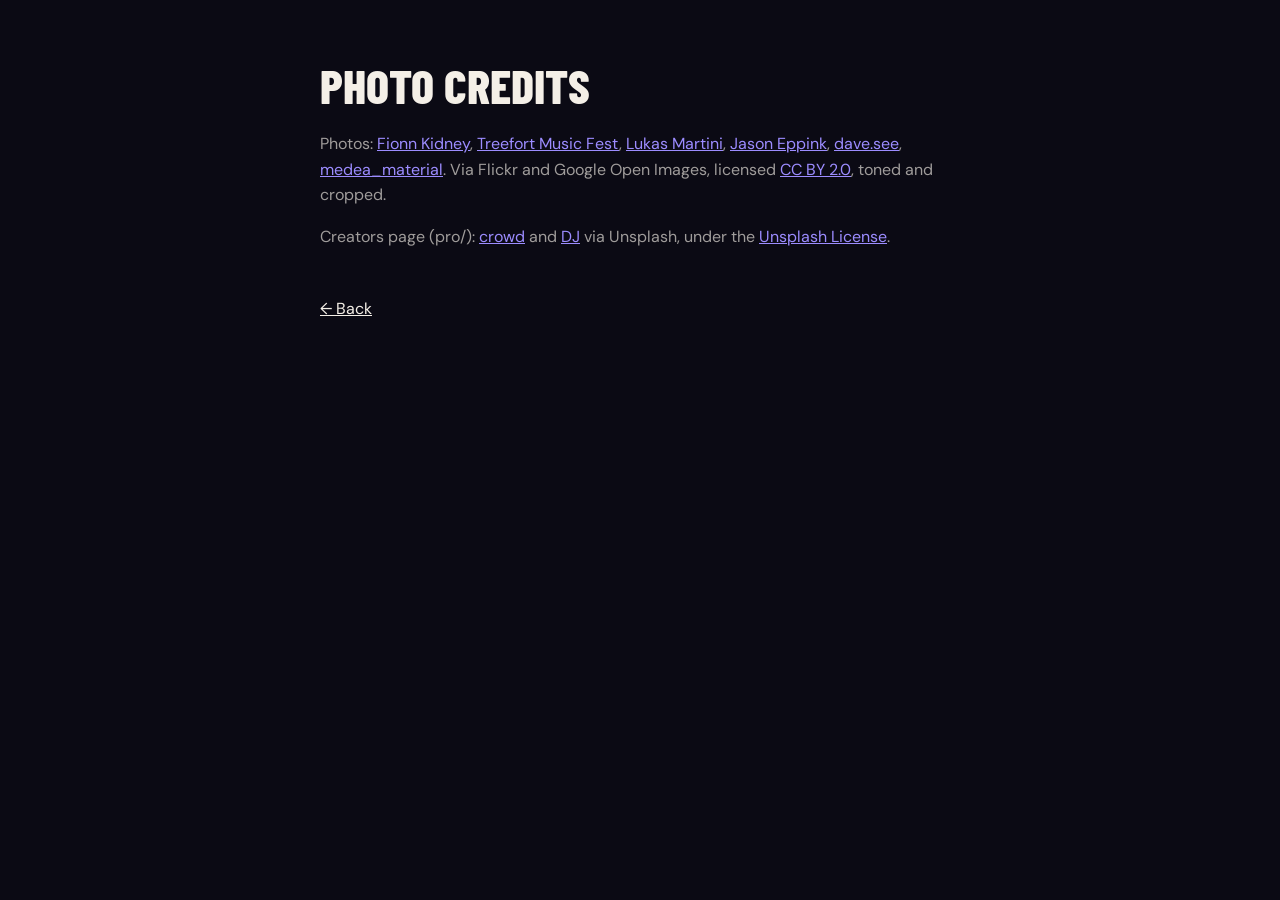
<file: credits.html>
<!doctype html>
<html lang="en">
<head>
<meta charset="utf-8">
<meta name="viewport" content="width=device-width, initial-scale=1">
<title>Photo credits — IMIN</title>
<meta name="robots" content="noindex">
<link rel="icon" href="assets/img/favicon.svg" type="image/svg+xml">
<link href="https://fonts.googleapis.com/css2?family=Barlow+Condensed:wght@800&family=DM+Sans:wght@400;600&display=swap" rel="stylesheet">
<style>
  body { margin: 0; background: #0B0A14; color: #F4EFE7; font-family: "DM Sans", system-ui, sans-serif; padding: 64px 16px; }
  main { max-width: 640px; margin: 0 auto; }
  h1 { font-family: "Barlow Condensed", sans-serif; font-weight: 800; text-transform: uppercase; font-size: 48px; line-height: .9; margin: 0 0 24px; }
  p { color: rgba(244,239,231,.64); line-height: 1.6; }
  a { color: #9C8CFF; }
  .back { display: inline-block; margin-top: 32px; color: #F4EFE7; }
</style>
</head>
<body>
<main>
  <h1>Photo credits</h1>
  <p>Photos: <a href="https://www.flickr.com/photos/fyunkie/3045293486" target="_blank" rel="noopener">Fionn Kidney</a>, <a href="https://www.flickr.com/photos/treefortphoto/13414978883" target="_blank" rel="noopener">Treefort Music Fest</a>, <a href="https://www.flickr.com/photos/lukasmartini/8612866835" target="_blank" rel="noopener">Lukas Martini</a>, <a href="https://www.flickr.com/photos/jasoneppink/3818849642/" target="_blank" rel="noopener">Jason Eppink</a>, <a href="https://www.flickr.com/photos/dave_see/6135647804" target="_blank" rel="noopener">dave.see</a>, <a href="https://www.flickr.com/photos/medea_material/4109898893" target="_blank" rel="noopener">medea_material</a>. Via Flickr and Google Open Images, licensed <a href="https://creativecommons.org/licenses/by/2.0/" target="_blank" rel="noopener">CC BY 2.0</a>, toned and cropped.</p>
  <p>Creators page (pro/): <a href="https://unsplash.com/photos/a-group-of-people-dancing-at-a-party-h3bZqJlAMOs" target="_blank" rel="noopener">crowd</a> and <a href="https://unsplash.com/photos/2LGx4cQAMks" target="_blank" rel="noopener">DJ</a> via Unsplash, under the <a href="https://unsplash.com/license" target="_blank" rel="noopener">Unsplash License</a>.</p>
  <a class="back" href="investors.html">← Back</a>
</main>
</body>
</html>
</file>
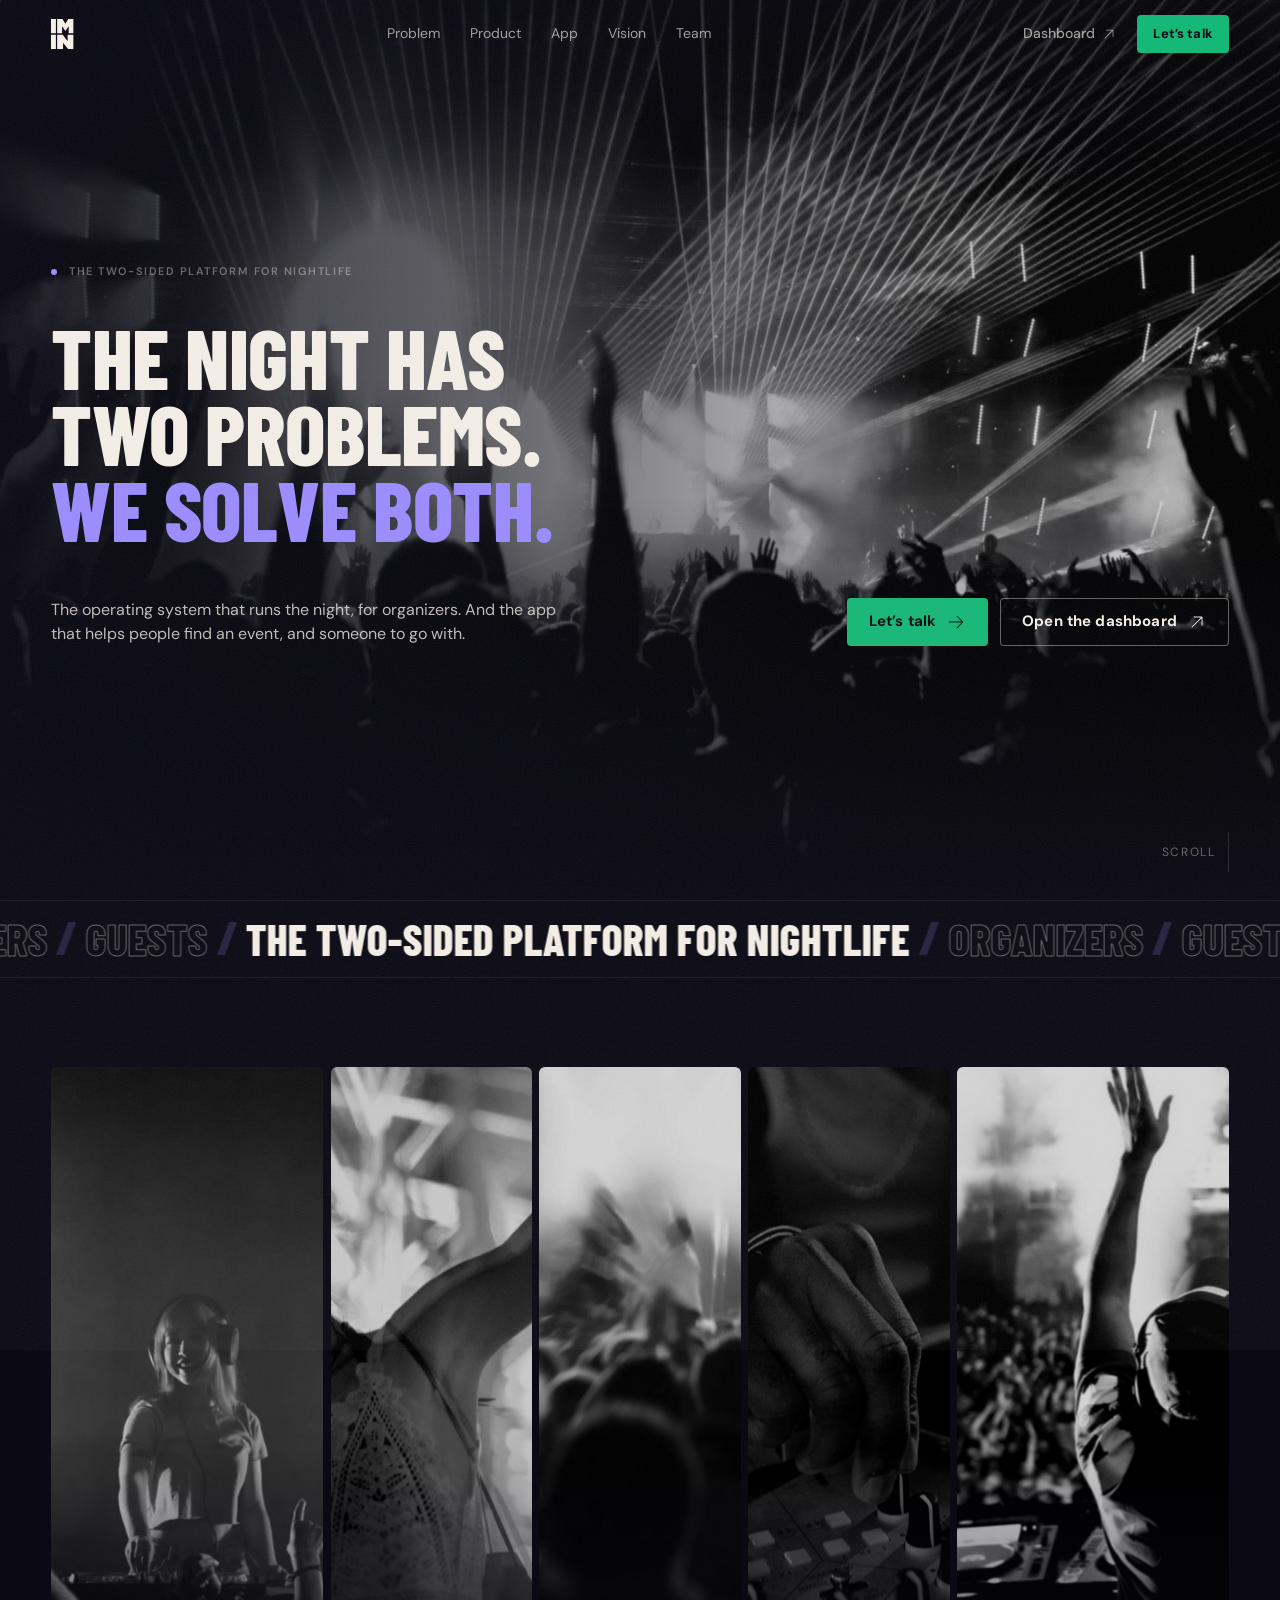
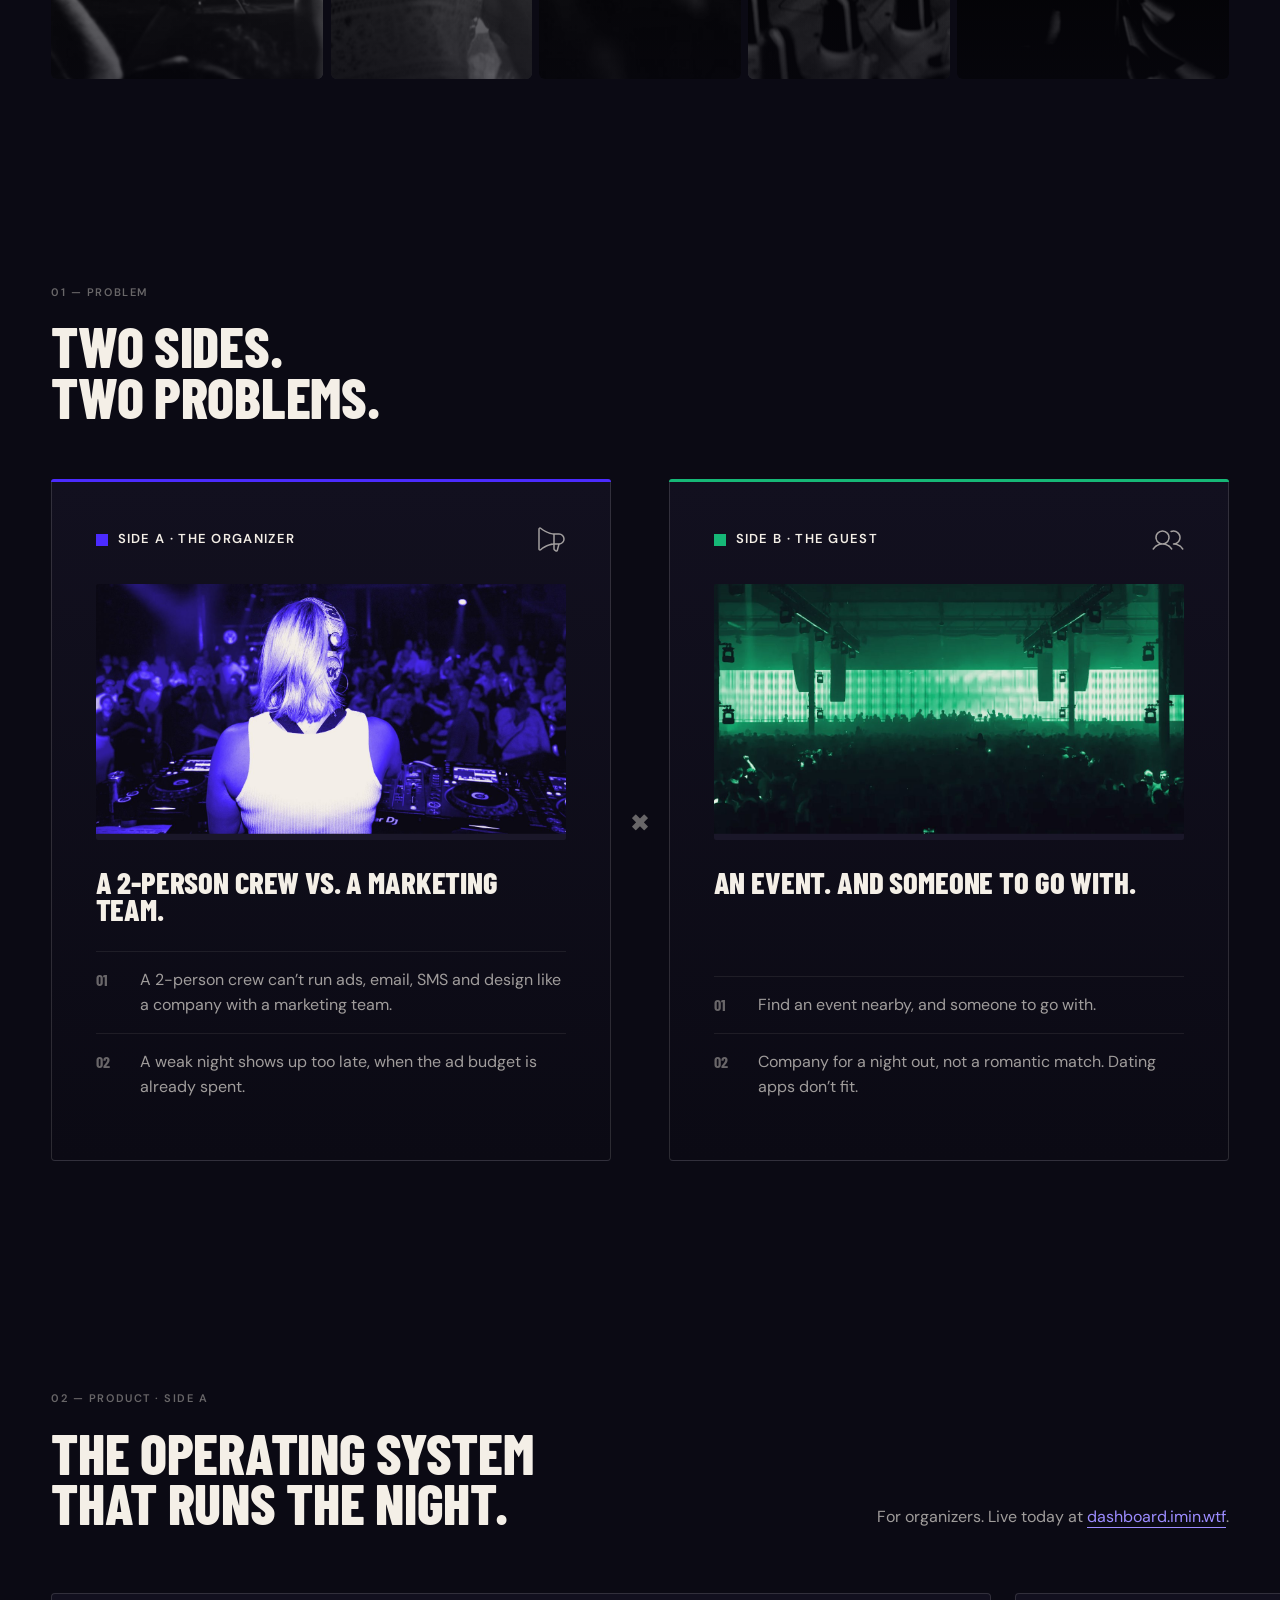
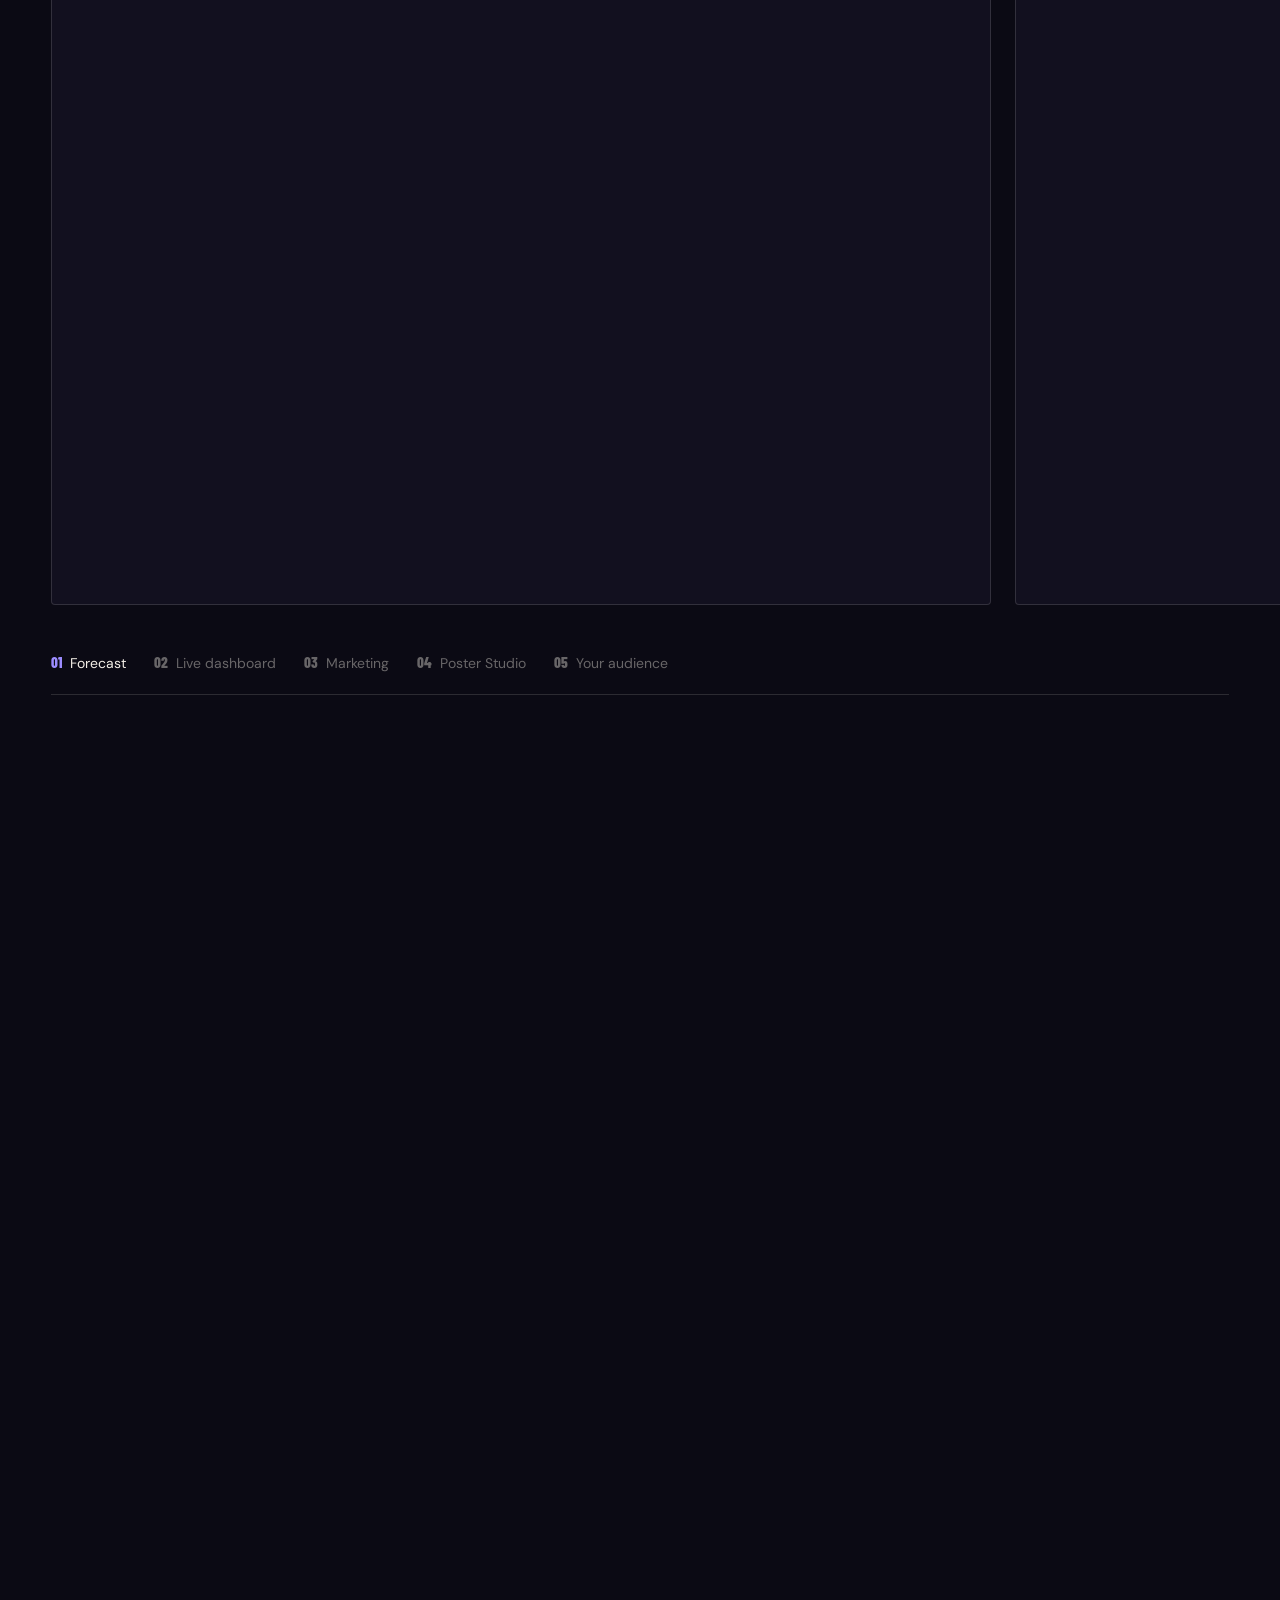
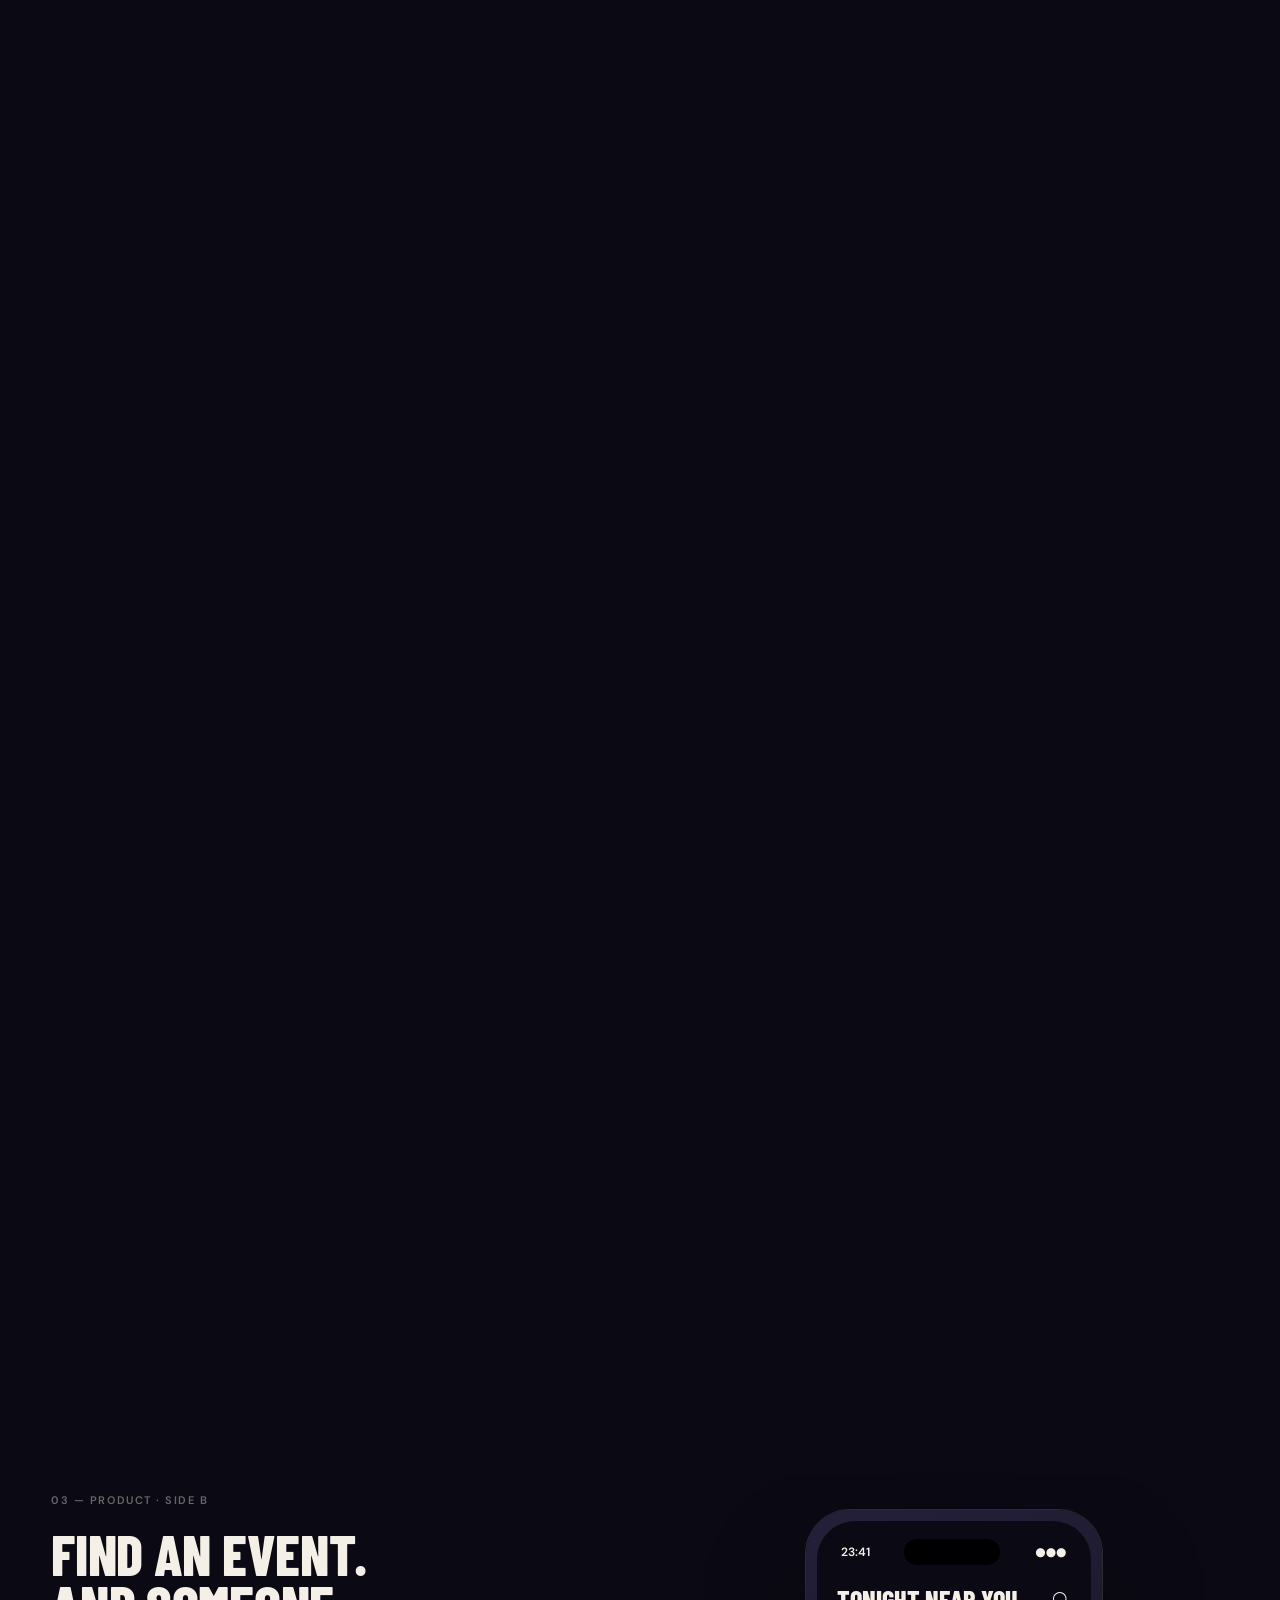
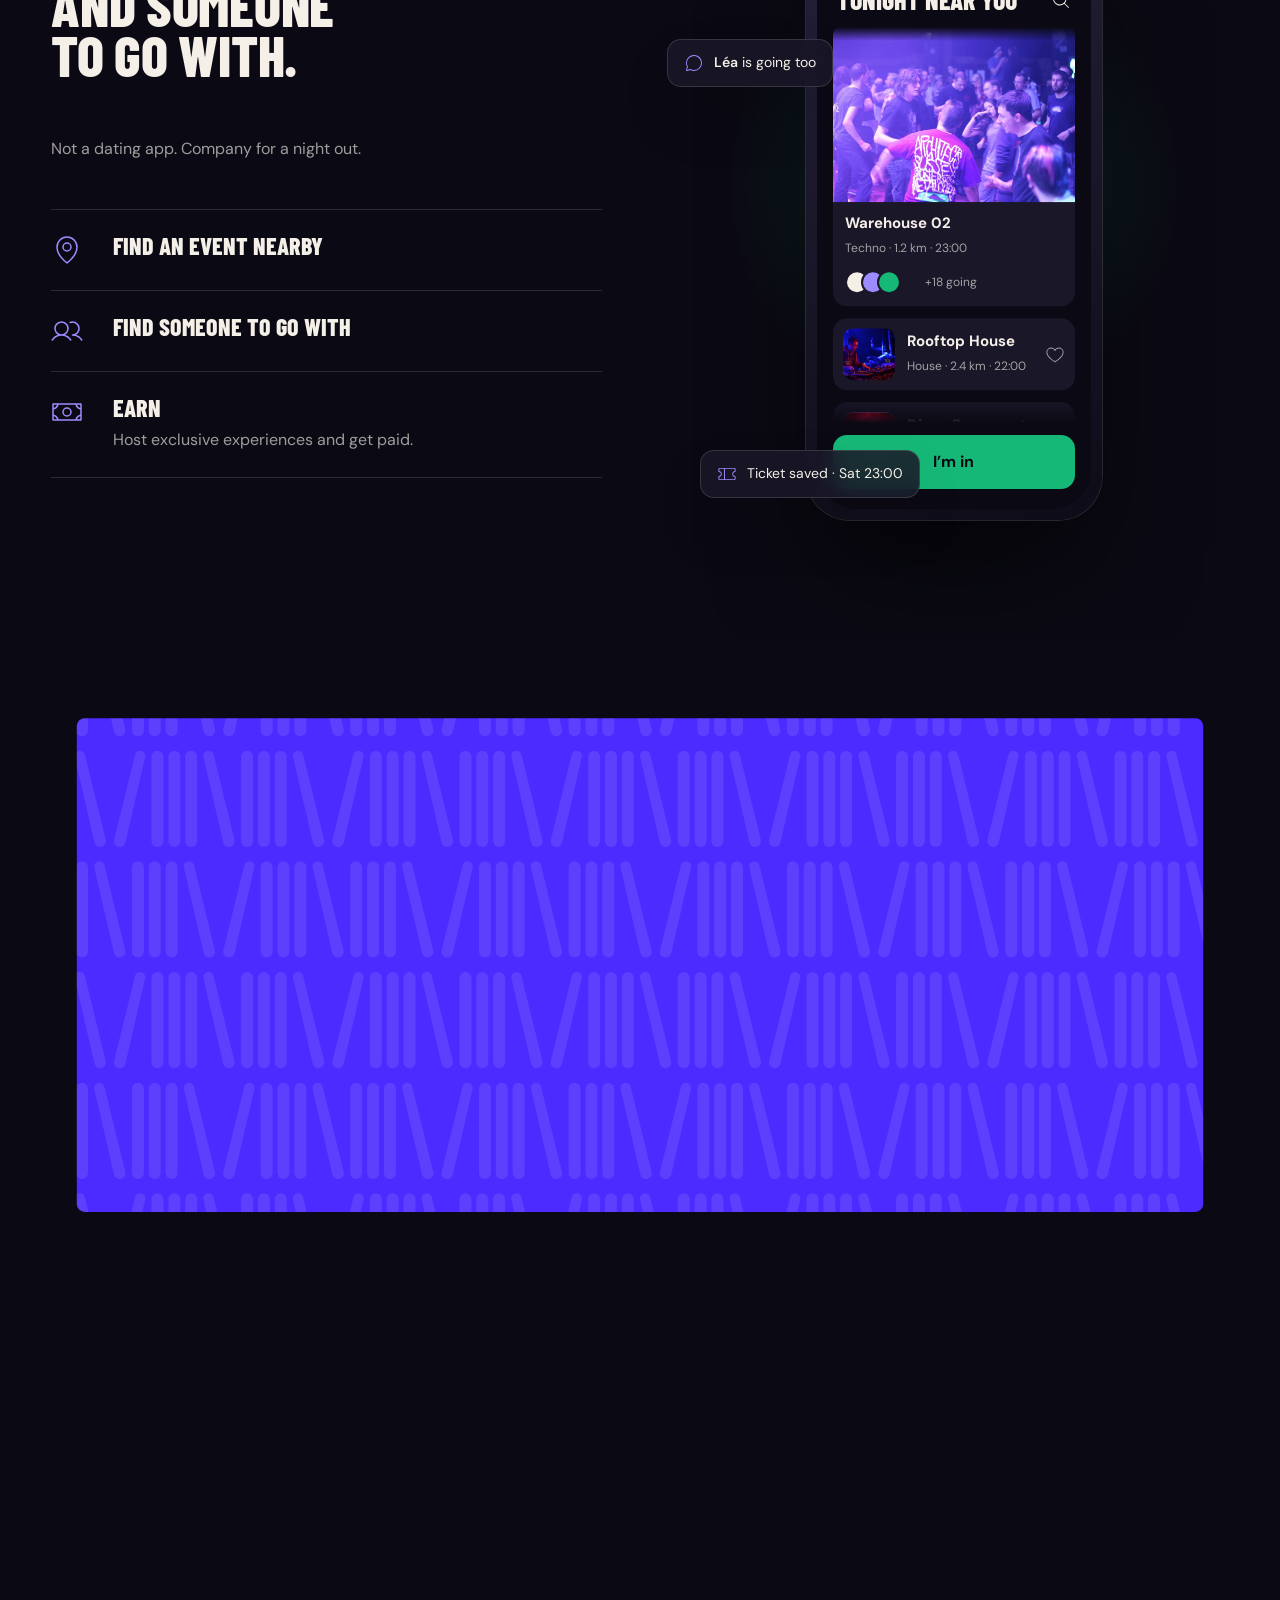
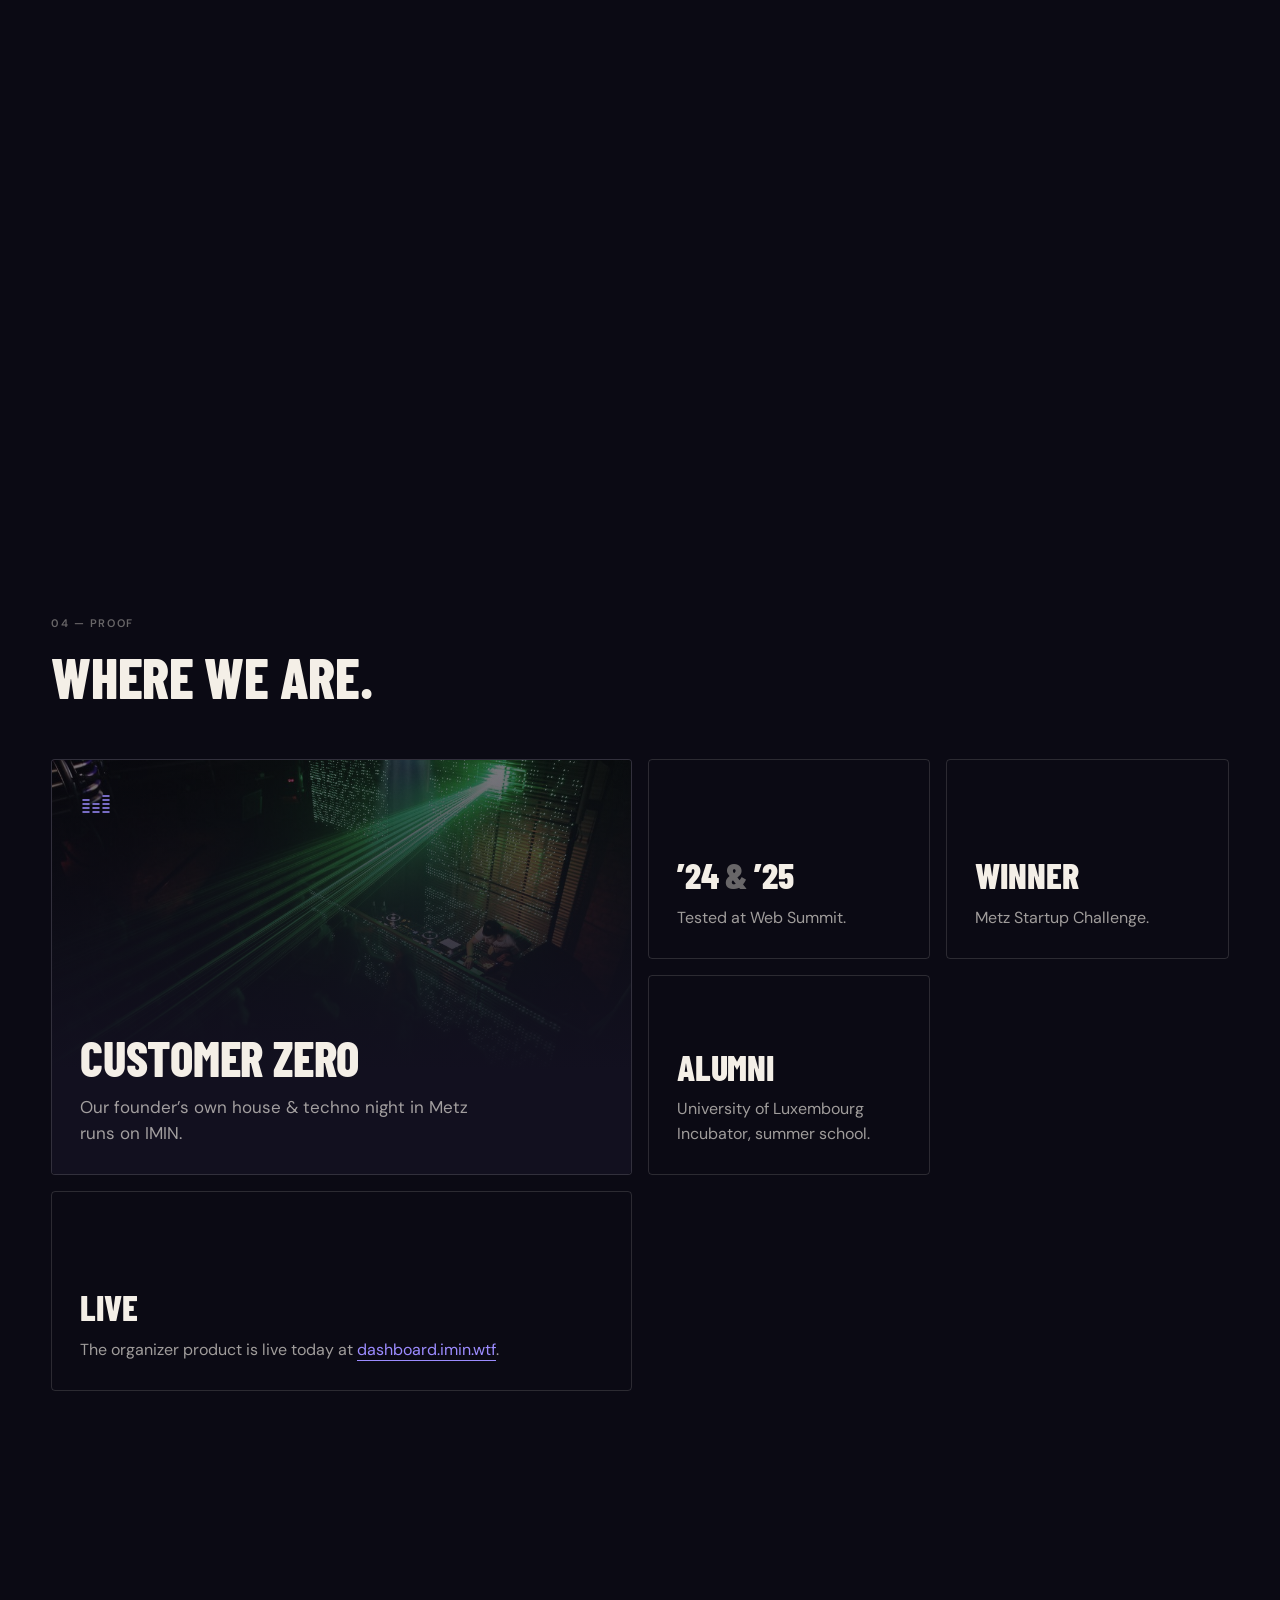
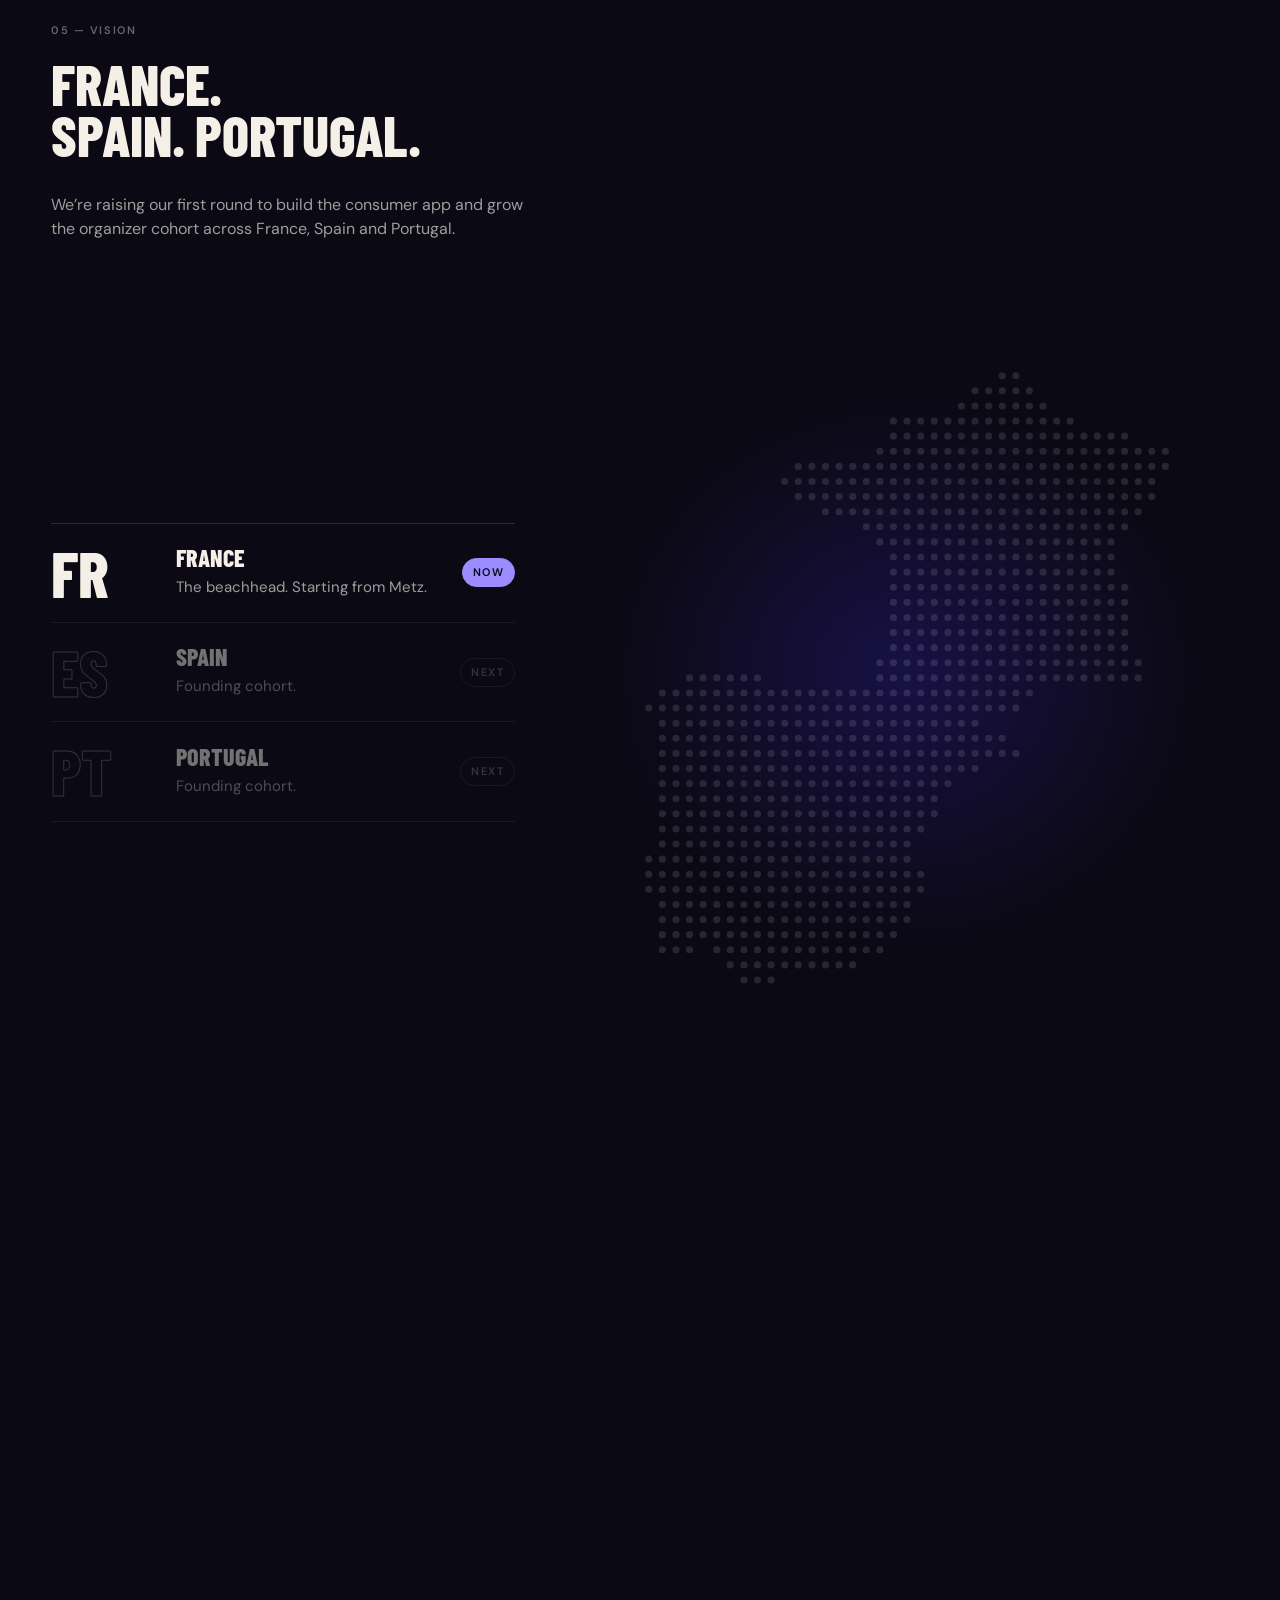
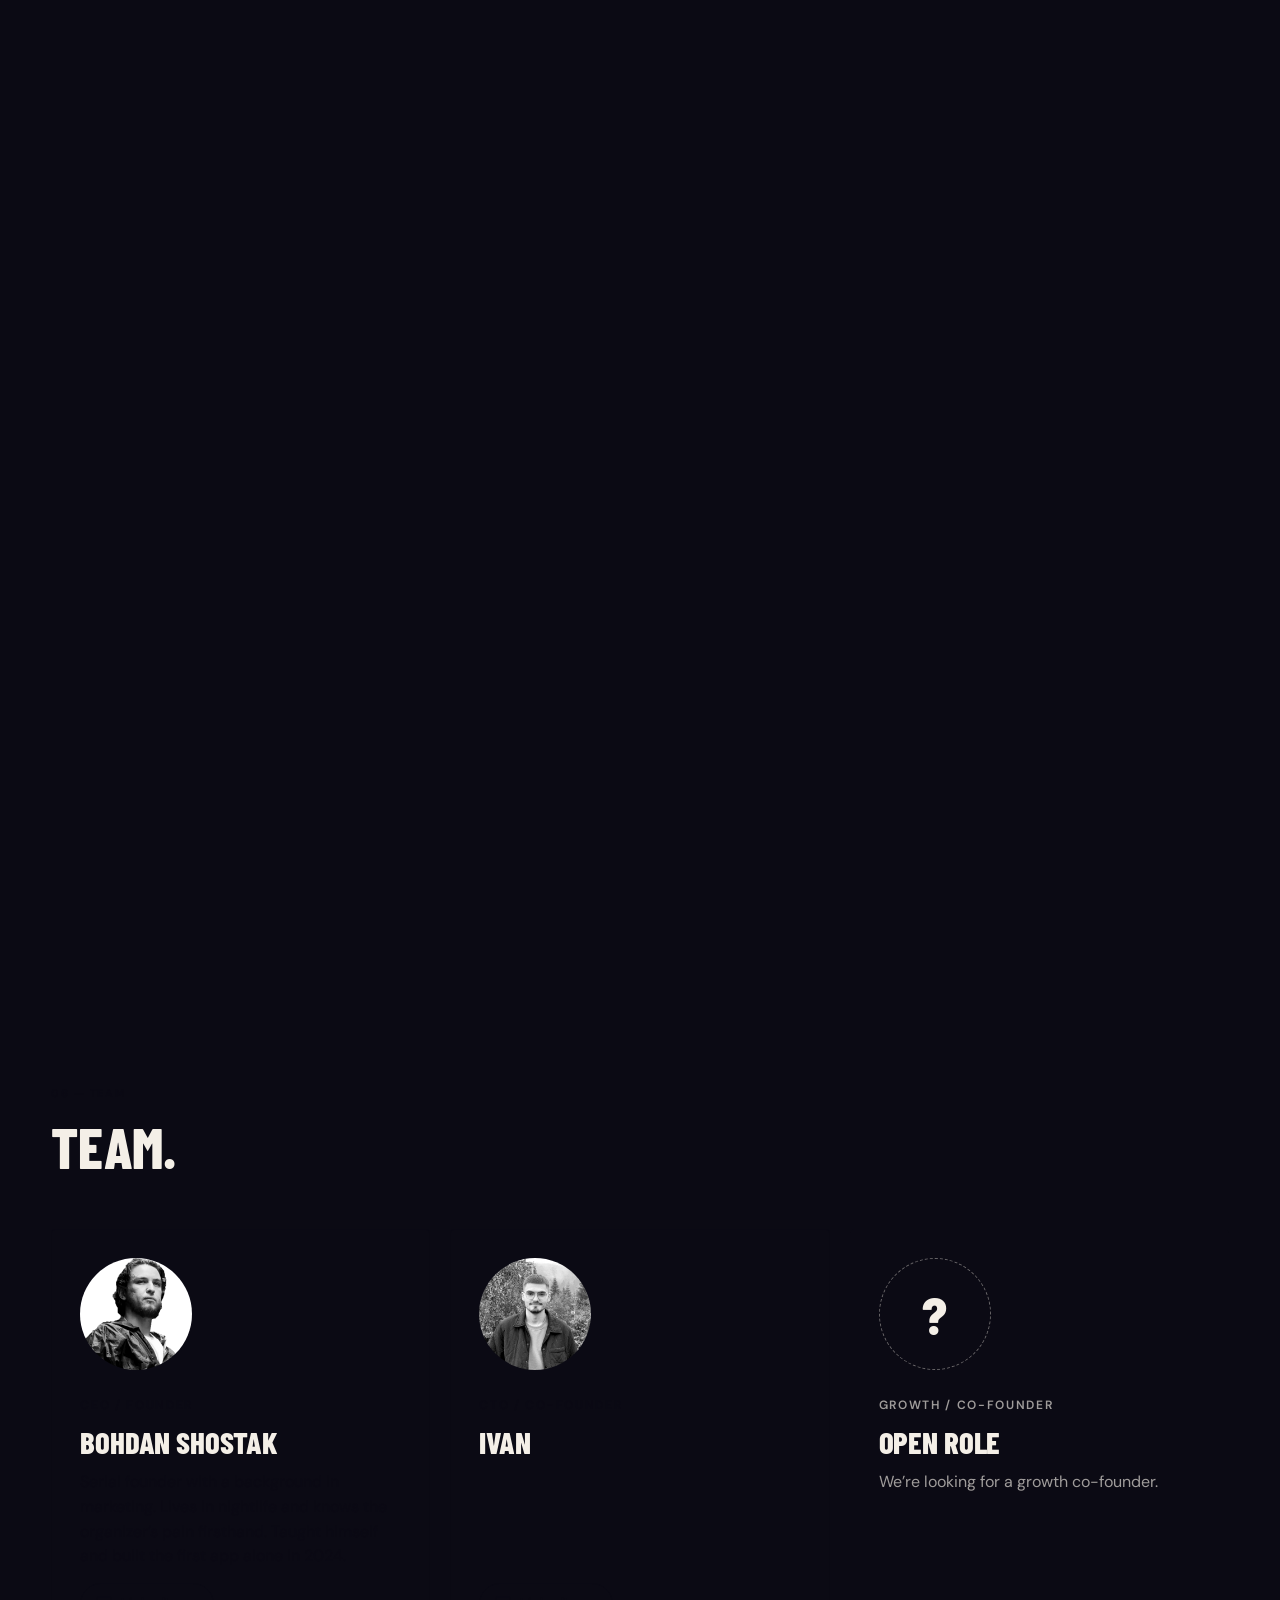
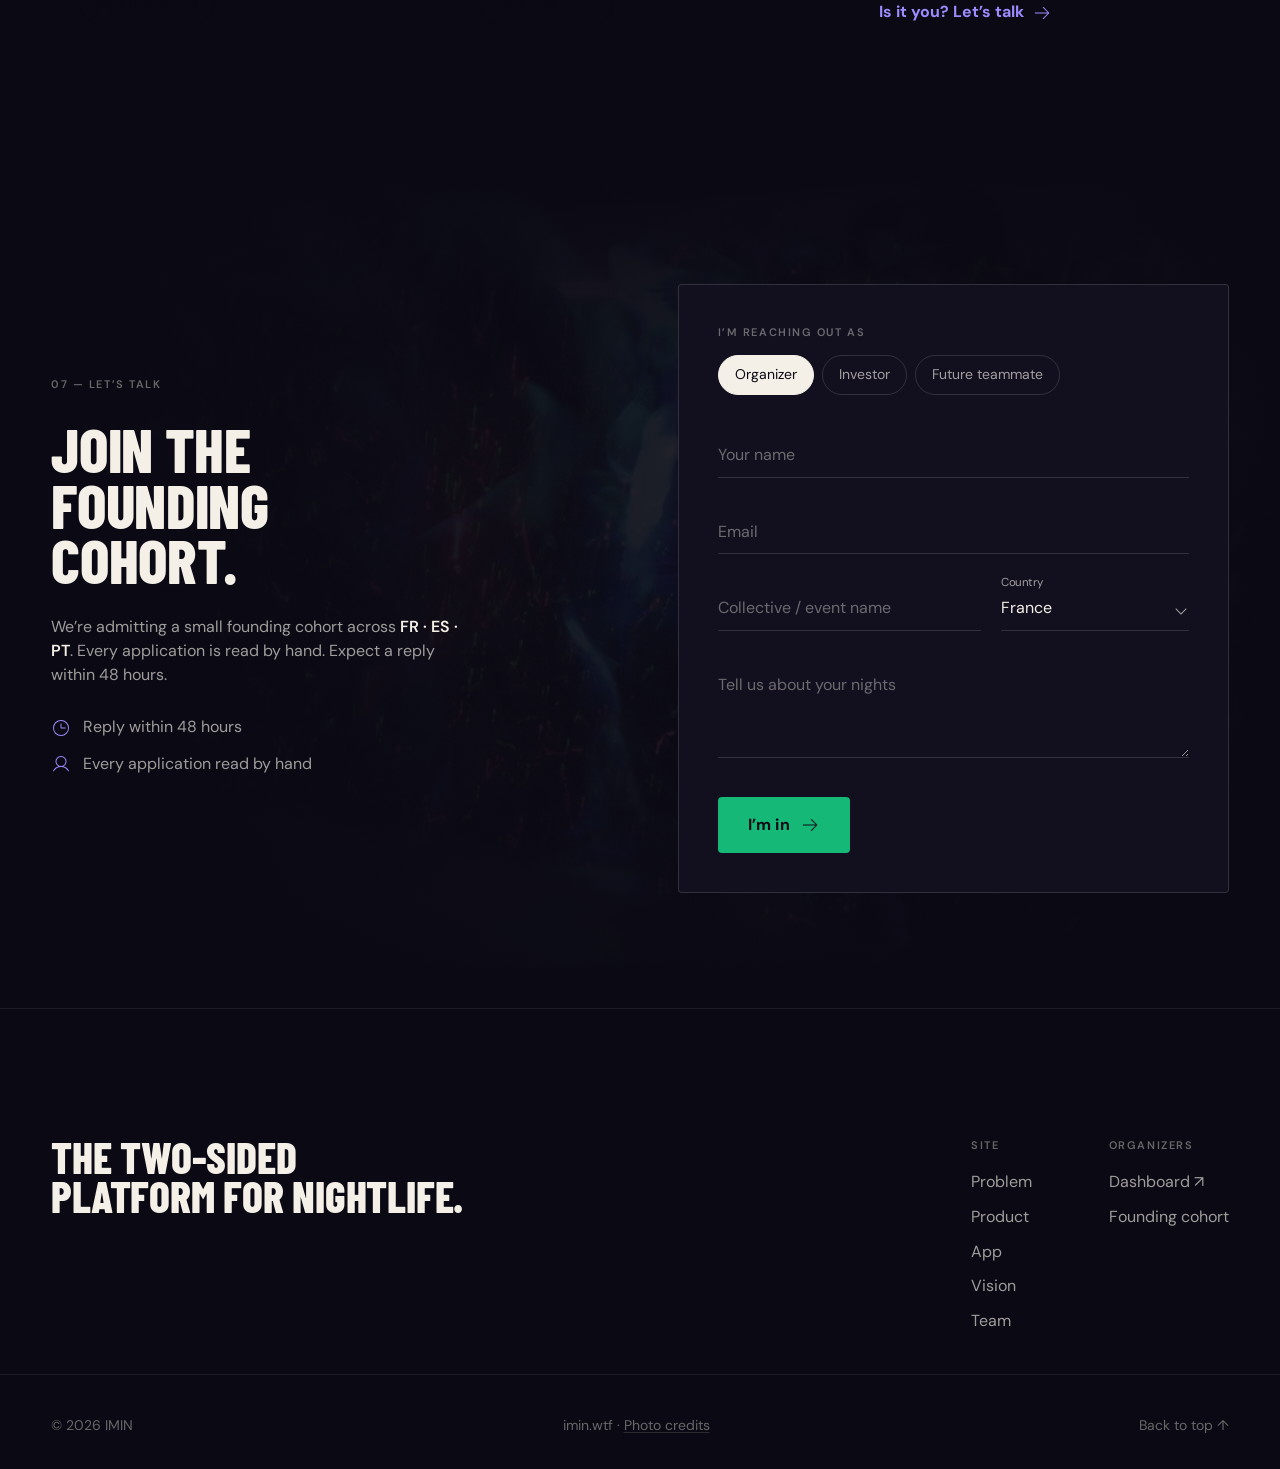
<file: investors.html>
<!doctype html>
<html lang="en" class="no-js">
<head>
  <meta charset="utf-8">
  <meta name="viewport" content="width=device-width, initial-scale=1, viewport-fit=cover">
  <title>IMIN — The two-sided platform for nightlife</title>
  <meta name="robots" content="noindex, nofollow">
  <meta name="description" content="IMIN is the two-sided platform for nightlife: the operating system that runs the night for organizers, and the app that helps people find an event, and someone to go with.">
  <meta name="theme-color" content="#0B0A14">
  <meta property="og:type" content="website">
  <meta property="og:url" content="https://imin.wtf/">
  <meta property="og:title" content="IMIN — Two sides. One night.">
  <meta property="og:description" content="The operating system that runs the night for organizers. And the app that helps people find an event, and someone to go with.">
  <meta property="og:image" content="https://imin.wtf/assets/img/og.png">
  <meta name="twitter:card" content="summary_large_image">
  <link rel="icon" href="assets/img/favicon.svg" type="image/svg+xml">
  <link rel="preconnect" href="https://fonts.googleapis.com">
  <link rel="preconnect" href="https://fonts.gstatic.com" crossorigin>
  <link href="https://fonts.googleapis.com/css2?family=Barlow+Condensed:wght@700;800&family=DM+Sans:opsz,wght@9..40,400;9..40,500;9..40,600;9..40,700&display=swap" rel="stylesheet">
  <link rel="stylesheet" href="assets/css/style.css">
  <script>document.documentElement.classList.replace('no-js','js');</script>
</head>
<body>
<svg width="0" height="0" style="position:absolute" aria-hidden="true">
  <symbol id="i-arrow-right" viewBox="0 0 256 256"><path d="M220.24,132.24l-72,72a6,6,0,0,1-8.48-8.48L201.51,134H40a6,6,0,0,1,0-12H201.51L139.76,60.24a6,6,0,0,1,8.48-8.48l72,72A6,6,0,0,1,220.24,132.24Z"/></symbol>
  <symbol id="i-arrow-up-right" viewBox="0 0 256 256"><path d="M198,64V168a6,6,0,0,1-12,0V78.48L68.24,196.24a6,6,0,0,1-8.48-8.48L177.52,70H88a6,6,0,0,1,0-12H192A6,6,0,0,1,198,64Z"/></symbol>
  <symbol id="i-bell" viewBox="0 0 256 256"><path d="M220.07,176.94C214.41,167.2,206,139.73,206,104a78,78,0,1,0-156,0c0,35.74-8.42,63.2-14.08,72.94A14,14,0,0,0,48,198H90.48a38,38,0,0,0,75,0H208a14,14,0,0,0,12.06-21.06ZM128,218a26,26,0,0,1-25.29-20h50.58A26,26,0,0,1,128,218Zm81.71-33a1.9,1.9,0,0,1-1.7,1H48a1.9,1.9,0,0,1-1.7-1,2,2,0,0,1,0-2C53.87,170,62,139.69,62,104a66,66,0,1,1,132,0c0,35.68,8.14,65.95,15.71,79A2,2,0,0,1,209.71,185Z"/></symbol>
  <symbol id="i-chart-line-up" viewBox="0 0 256 256"><path d="M230,208a6,6,0,0,1-6,6H32a6,6,0,0,1-6-6V48a6,6,0,0,1,12,0V161.52l53.76-53.76a6,6,0,0,1,8.48,0L128,135.51,185.52,78H160a6,6,0,0,1,0-12h40a6,6,0,0,1,6,6v40a6,6,0,0,1-12,0V86.48l-61.76,61.76a6,6,0,0,1-8.48,0L96,120.49l-58,58V202H224A6,6,0,0,1,230,208Z"/></symbol>
  <symbol id="i-chat-circle" viewBox="0 0 256 256"><path d="M128,26A102,102,0,0,0,38.35,176.69L26.73,211.56a14,14,0,0,0,17.71,17.71l34.87-11.62A102,102,0,1,0,128,26Zm0,192a90,90,0,0,1-45.06-12.08,6.09,6.09,0,0,0-3-.81,6.2,6.2,0,0,0-1.9.31L40.65,217.88a2,2,0,0,1-2.53-2.53L50.58,178a6,6,0,0,0-.5-4.91A90,90,0,1,1,128,218Z"/></symbol>
  <symbol id="i-clock" viewBox="0 0 256 256"><path d="M128,26A102,102,0,1,0,230,128,102.12,102.12,0,0,0,128,26Zm0,192a90,90,0,1,1,90-90A90.1,90.1,0,0,1,128,218Zm62-90a6,6,0,0,1-6,6H128a6,6,0,0,1-6-6V72a6,6,0,0,1,12,0v50h50A6,6,0,0,1,190,128Z"/></symbol>
  <symbol id="i-download-simple" viewBox="0 0 256 256"><path d="M222,144v64a6,6,0,0,1-6,6H40a6,6,0,0,1-6-6V144a6,6,0,0,1,12,0v58H210V144a6,6,0,0,1,12,0Zm-98.24,4.24a6,6,0,0,0,8.48,0l40-40a6,6,0,0,0-8.48-8.48L134,129.51V32a6,6,0,0,0-12,0v97.51L92.24,99.76a6,6,0,0,0-8.48,8.48Z"/></symbol>
  <symbol id="i-envelope" viewBox="0 0 256 256"><path d="M224,50H32a6,6,0,0,0-6,6V192a14,14,0,0,0,14,14H216a14,14,0,0,0,14-14V56A6,6,0,0,0,224,50Zm-96,85.86L47.42,62H208.58ZM101.67,128,38,186.36V69.64Zm8.88,8.14L124,148.42a6,6,0,0,0,8.1,0l13.4-12.28L208.58,194H47.43ZM154.33,128,218,69.64V186.36Z"/></symbol>
  <symbol id="i-equalizer" viewBox="0 0 256 256"><path d="M78,96a6,6,0,0,1-6,6H24a6,6,0,0,1,0-12H72A6,6,0,0,1,78,96Zm-6,26H24a6,6,0,0,0,0,12H72a6,6,0,0,0,0-12Zm0,32H24a6,6,0,0,0,0,12H72a6,6,0,0,0,0-12Zm0,32H24a6,6,0,0,0,0,12H72a6,6,0,0,0,0-12Zm80-64H104a6,6,0,0,0,0,12h48a6,6,0,0,0,0-12Zm0,32H104a6,6,0,0,0,0,12h48a6,6,0,0,0,0-12Zm0,32H104a6,6,0,0,0,0,12h48a6,6,0,0,0,0-12Zm80-96H184a6,6,0,0,0,0,12h48a6,6,0,0,0,0-12ZM184,70h48a6,6,0,0,0,0-12H184a6,6,0,0,0,0,12Zm48,52H184a6,6,0,0,0,0,12h48a6,6,0,0,0,0-12Zm0,32H184a6,6,0,0,0,0,12h48a6,6,0,0,0,0-12Zm0,32H184a6,6,0,0,0,0,12h48a6,6,0,0,0,0-12Z"/></symbol>
  <symbol id="i-globe" viewBox="0 0 256 256"><path d="M128,26A102,102,0,1,0,230,128,102.12,102.12,0,0,0,128,26Zm81.57,64H169.19a132.58,132.58,0,0,0-25.73-50.67A90.29,90.29,0,0,1,209.57,90ZM218,128a89.7,89.7,0,0,1-3.83,26H171.81a155.43,155.43,0,0,0,0-52h42.36A89.7,89.7,0,0,1,218,128Zm-90,87.83a110,110,0,0,1-15.19-19.45A124.24,124.24,0,0,1,99.35,166h57.3a124.24,124.24,0,0,1-13.46,30.38A110,110,0,0,1,128,215.83ZM96.45,154a139.18,139.18,0,0,1,0-52h63.1a139.18,139.18,0,0,1,0,52ZM38,128a89.7,89.7,0,0,1,3.83-26H84.19a155.43,155.43,0,0,0,0,52H41.83A89.7,89.7,0,0,1,38,128Zm90-87.83a110,110,0,0,1,15.19,19.45A124.24,124.24,0,0,1,156.65,90H99.35a124.24,124.24,0,0,1,13.46-30.38A110,110,0,0,1,128,40.17Zm-15.46-.84A132.58,132.58,0,0,0,86.81,90H46.43A90.29,90.29,0,0,1,112.54,39.33ZM46.43,166H86.81a132.58,132.58,0,0,0,25.73,50.67A90.29,90.29,0,0,1,46.43,166Zm97,50.67A132.58,132.58,0,0,0,169.19,166h40.38A90.29,90.29,0,0,1,143.46,216.67Z"/></symbol>
  <symbol id="i-heart" viewBox="0 0 256 256"><path d="M178,42c-21,0-39.26,9.47-50,25.34C117.26,51.47,99,42,78,42a60.07,60.07,0,0,0-60,60c0,29.2,18.2,59.59,54.1,90.31a334.68,334.68,0,0,0,53.06,37,6,6,0,0,0,5.68,0,334.68,334.68,0,0,0,53.06-37C219.8,161.59,238,131.2,238,102A60.07,60.07,0,0,0,178,42ZM128,217.11C111.59,207.64,30,157.72,30,102A48.05,48.05,0,0,1,78,54c20.28,0,37.31,10.83,44.45,28.27a6,6,0,0,0,11.1,0C140.69,64.83,157.72,54,178,54a48.05,48.05,0,0,1,48,48C226,157.72,144.41,207.64,128,217.11Z"/></symbol>
  <symbol id="i-image" viewBox="0 0 256 256"><path d="M216,42H40A14,14,0,0,0,26,56V200a14,14,0,0,0,14,14H216a14,14,0,0,0,14-14V56A14,14,0,0,0,216,42ZM40,54H216a2,2,0,0,1,2,2V163.57L188.53,134.1a14,14,0,0,0-19.8,0l-21.42,21.42L101.9,110.1a14,14,0,0,0-19.8,0L38,154.2V56A2,2,0,0,1,40,54ZM38,200V171.17l52.58-52.58a2,2,0,0,1,2.84,0L176.83,202H40A2,2,0,0,1,38,200Zm178,2H193.8l-38-38,21.41-21.42a2,2,0,0,1,2.83,0l38,38V200A2,2,0,0,1,216,202ZM146,100a10,10,0,1,1,10,10A10,10,0,0,1,146,100Z"/></symbol>
  <symbol id="i-linkedin-logo" viewBox="0 0 256 256"><path d="M216,26H40A14,14,0,0,0,26,40V216a14,14,0,0,0,14,14H216a14,14,0,0,0,14-14V40A14,14,0,0,0,216,26Zm2,190a2,2,0,0,1-2,2H40a2,2,0,0,1-2-2V40a2,2,0,0,1,2-2H216a2,2,0,0,1,2,2ZM94,112v64a6,6,0,0,1-12,0V112a6,6,0,0,1,12,0Zm88,28v36a6,6,0,0,1-12,0V140a22,22,0,0,0-44,0v36a6,6,0,0,1-12,0V112a6,6,0,0,1,12,0v2.11A34,34,0,0,1,182,140ZM98,84A10,10,0,1,1,88,74,10,10,0,0,1,98,84Z"/></symbol>
  <symbol id="i-lightning" viewBox="0 0 256 256"><path d="M213.84,118.63a6,6,0,0,0-3.73-4.25L150.88,92.17l15-75a6,6,0,0,0-10.27-5.27l-112,120a6,6,0,0,0,2.28,9.71l59.23,22.21-15,75a6,6,0,0,0,3.14,6.52A6.07,6.07,0,0,0,96,246a6,6,0,0,0,4.39-1.91l112-120A6,6,0,0,0,213.84,118.63ZM106,220.46l11.85-59.28a6,6,0,0,0-3.77-6.8l-55.6-20.85,91.46-98L138.12,94.82a6,6,0,0,0,3.77,6.8l55.6,20.85Z"/></symbol>
  <symbol id="i-magnifying-glass" viewBox="0 0 256 256"><path d="M228.24,219.76l-51.38-51.38a86.15,86.15,0,1,0-8.48,8.48l51.38,51.38a6,6,0,0,0,8.48-8.48ZM38,112a74,74,0,1,1,74,74A74.09,74.09,0,0,1,38,112Z"/></symbol>
  <symbol id="i-map-pin" viewBox="0 0 256 256"><path d="M128,66a38,38,0,1,0,38,38A38,38,0,0,0,128,66Zm0,64a26,26,0,1,1,26-26A26,26,0,0,1,128,130Zm0-112a86.1,86.1,0,0,0-86,86c0,30.91,14.34,63.74,41.47,94.94a252.32,252.32,0,0,0,41.09,38,6,6,0,0,0,6.88,0,252.32,252.32,0,0,0,41.09-38c27.13-31.2,41.47-64,41.47-94.94A86.1,86.1,0,0,0,128,18Zm0,206.51C113,212.93,54,163.62,54,104a74,74,0,0,1,148,0C202,163.62,143,212.93,128,224.51Z"/></symbol>
  <symbol id="i-megaphone" viewBox="0 0 256 256"><path d="M246,120a46.05,46.05,0,0,0-46-46H160.15c-2.58-.15-54.1-3.57-103.15-44.71A14,14,0,0,0,34,40V200a13.85,13.85,0,0,0,8.07,12.68A14.16,14.16,0,0,0,48,214a13.9,13.9,0,0,0,9-3.3c40-33.52,81.57-42,97-44.07v34a14,14,0,0,0,6.23,11.65l11,7.33a14,14,0,0,0,21.32-8.17l12.13-45.71A46.07,46.07,0,0,0,246,120ZM49.29,201.52A2,2,0,0,1,46,200V40a1.9,1.9,0,0,1,1.15-1.8A2.08,2.08,0,0,1,48,38a1.91,1.91,0,0,1,1.26.48c44,36.92,89,45.19,104.71,47v69C138.29,156.33,93.3,164.61,49.29,201.52Zm131.64,7a2,2,0,0,1-3.05,1.18l-11-7.33a2,2,0,0,1-.89-1.67V166h26.2ZM200,154H166V86h34a34,34,0,1,1,0,68Z"/></symbol>
  <symbol id="i-money" viewBox="0 0 256 256"><path d="M128,166a38,38,0,1,0-38-38A38,38,0,0,0,128,166Zm0-64a26,26,0,1,1-26,26A26,26,0,0,1,128,102ZM240,58H16a6,6,0,0,0-6,6V192a6,6,0,0,0,6,6H240a6,6,0,0,0,6-6V64A6,6,0,0,0,240,58ZM22,108.82A54.73,54.73,0,0,0,60.82,70H195.18A54.73,54.73,0,0,0,234,108.82v38.36A54.73,54.73,0,0,0,195.18,186H60.82A54.73,54.73,0,0,0,22,147.18ZM234,96.29A42.8,42.8,0,0,1,207.71,70H234ZM48.29,70A42.8,42.8,0,0,1,22,96.29V70ZM22,159.71A42.8,42.8,0,0,1,48.29,186H22ZM207.71,186A42.8,42.8,0,0,1,234,159.71V186Z"/></symbol>
  <symbol id="i-sparkle" viewBox="0 0 256 256"><path d="M196.89,130.94,144.4,111.6,125.06,59.11a13.92,13.92,0,0,0-26.12,0L79.6,111.6,27.11,130.94a13.92,13.92,0,0,0,0,26.12L79.6,176.4l19.34,52.49a13.92,13.92,0,0,0,26.12,0L144.4,176.4l52.49-19.34a13.92,13.92,0,0,0,0-26.12Zm-4.15,14.86-55.08,20.3a6,6,0,0,0-3.56,3.56l-20.3,55.08a1.92,1.92,0,0,1-3.6,0L89.9,169.66a6,6,0,0,0-3.56-3.56L31.26,145.8a1.92,1.92,0,0,1,0-3.6l55.08-20.3a6,6,0,0,0,3.56-3.56l20.3-55.08a1.92,1.92,0,0,1,3.6,0l20.3,55.08a6,6,0,0,0,3.56,3.56l55.08,20.3a1.92,1.92,0,0,1,0,3.6ZM146,40a6,6,0,0,1,6-6h18V16a6,6,0,0,1,12,0V34h18a6,6,0,0,1,0,12H182V64a6,6,0,0,1-12,0V46H152A6,6,0,0,1,146,40ZM246,88a6,6,0,0,1-6,6H230v10a6,6,0,0,1-12,0V94H208a6,6,0,0,1,0-12h10V72a6,6,0,0,1,12,0V82h10A6,6,0,0,1,246,88Z"/></symbol>
  <symbol id="i-ticket" viewBox="0 0 256 256"><path d="M232,102a6,6,0,0,0,6-6V64a14,14,0,0,0-14-14H32A14,14,0,0,0,18,64V96a6,6,0,0,0,6,6,26,26,0,0,1,0,52,6,6,0,0,0-6,6v32a14,14,0,0,0,14,14H224a14,14,0,0,0,14-14V160a6,6,0,0,0-6-6,26,26,0,0,1,0-52ZM30,192V165.53a38,38,0,0,0,0-75.06V64a2,2,0,0,1,2-2H90V194H32A2,2,0,0,1,30,192Zm196-26.47V192a2,2,0,0,1-2,2H102V62H224a2,2,0,0,1,2,2V90.47a38,38,0,0,0,0,75.06Z"/></symbol>
  <symbol id="i-user" viewBox="0 0 256 256"><path d="M229.19,213c-15.81-27.32-40.63-46.49-69.47-54.62a70,70,0,1,0-63.44,0C67.44,166.5,42.62,185.67,26.81,213a6,6,0,1,0,10.38,6C56.4,185.81,90.34,166,128,166s71.6,19.81,90.81,53a6,6,0,1,0,10.38-6ZM70,96a58,58,0,1,1,58,58A58.07,58.07,0,0,1,70,96Z"/></symbol>
  <symbol id="i-users" viewBox="0 0 256 256"><path d="M112.6,158.43a58,58,0,1,0-57.2,0A93.83,93.83,0,0,0,5.21,196.72a6,6,0,0,0,10.05,6.56,82,82,0,0,1,137.48,0,6,6,0,0,0,10-6.56A93.83,93.83,0,0,0,112.6,158.43ZM38,108a46,46,0,1,1,46,46A46.06,46.06,0,0,1,38,108Zm211,97a6,6,0,0,1-8.3-1.74A81.8,81.8,0,0,0,172,166a6,6,0,0,1,0-12,46,46,0,1,0-17.08-88.73,6,6,0,1,1-4.46-11.14,58,58,0,0,1,50.14,104.3,93.83,93.83,0,0,1,50.19,38.29A6,6,0,0,1,249,205Z"/></symbol>
  <symbol id="i-users-three" viewBox="0 0 256 256"><path d="M243.6,148.8a6,6,0,0,1-8.4-1.2A53.58,53.58,0,0,0,192,126a6,6,0,0,1,0-12,26,26,0,1,0-25.18-32.5,6,6,0,0,1-11.62-3,38,38,0,1,1,59.91,39.63A65.69,65.69,0,0,1,244.8,140.4,6,6,0,0,1,243.6,148.8ZM189.19,213a6,6,0,0,1-2.19,8.2,5.9,5.9,0,0,1-3,.81,6,6,0,0,1-5.2-3,59,59,0,0,0-101.62,0,6,6,0,1,1-10.38-6A70.1,70.1,0,0,1,103,182.55a46,46,0,1,1,50.1,0A70.1,70.1,0,0,1,189.19,213ZM128,178a34,34,0,1,0-34-34A34,34,0,0,0,128,178ZM70,120a6,6,0,0,0-6-6A26,26,0,1,1,89.18,81.49a6,6,0,1,0,11.62-3,38,38,0,1,0-59.91,39.63A65.69,65.69,0,0,0,11.2,140.4a6,6,0,1,0,9.6,7.2A53.58,53.58,0,0,1,64,126,6,6,0,0,0,70,120Z"/></symbol>
</svg>

<svg width="0" height="0" style="position:absolute" aria-hidden="true">
  <symbol id="mark" viewBox="0 0 169.58 224.95">
    <path d="M0 0H36.86V107.29H0Z"/>
    <path class="mark-i" d="M0 117.67H36.86V224.95H0Z"/>
    <path d="M46.03 0H85.82L107.8 35.65L129.43 0H169.58V107.29H132.55V55.03L107.8 89.29L83.06 55.03V107.29H46.03Z"/>
    <path d="M46.03 117.67H87.9L124.59 167.16V117.67H169.58V224.95H128.22L90.32 178.23V224.95H46.03Z"/>
  </symbol>
</svg>

<!-- Preloader -->
<div class="loader" aria-hidden="true">
  <div class="loader__bar"></div>
  <div class="loader__meta">
    <span>Doors open</span>
    <span class="loader__count">00</span>
  </div>
</div>

<div class="wipe" aria-hidden="true"></div>
<div class="grain" aria-hidden="true"></div>
<div class="cursor" aria-hidden="true"><span class="cursor__label"></span></div>
<div class="progress" aria-hidden="true"><span></span></div>

<a class="skip" href="#main">Skip to content</a>

<header class="header">
  <div class="header__inner">
    <a class="brand" href="#top" aria-label="IMIN — home">
      <svg class="mark" aria-hidden="true"><use href="#mark"/></svg>
    </a>
    <nav class="nav" aria-label="Main">
      <a href="#problem" data-nav>Problem</a>
      <a href="#product" data-nav>Product</a>
      <a href="#app" data-nav>App</a>
      <a href="#vision" data-nav>Vision</a>
      <a href="#team" data-nav>Team</a>
    </nav>
    <div class="header__cta">
      <a class="link-quiet hide-sm" href="https://dashboard.imin.wtf" target="_blank" rel="noopener">Dashboard<svg class="i"><use href="#i-arrow-up-right"/></svg></a>
      <a class="btn btn--door btn--sm" href="#apply"><span>Let’s talk</span></a>
      <button class="burger" aria-label="Open menu" aria-expanded="false" aria-controls="menu"><span></span><span></span></button>
    </div>
  </div>
</header>

<div class="menu" id="menu" aria-hidden="true">
  <nav class="menu__nav" aria-label="Mobile">
    <a href="#problem"><small>01</small>Problem</a>
    <a href="#product"><small>02</small>Product</a>
    <a href="#app"><small>03</small>App</a>
    <a href="#vision"><small>04</small>Vision</a>
    <a href="#team"><small>05</small>Team</a>
    <a href="#apply"><small>06</small>Let’s talk</a>
  </nav>
  <div class="menu__beat beat" data-beat data-rows="2"></div>
</div>

<main id="main">

  <!-- ============ HERO ============ -->
  <section class="hero" id="top">
    <div class="hero__media" aria-hidden="true">
      <div class="hero__photo"><img src="assets/img/photos/hero.jpg" srcset="assets/img/photos/hero-m.jpg 1000w, assets/img/photos/hero.jpg 2000w" sizes="100vw" alt="" fetchpriority="high"></div>
      <div class="hero__shade"></div>
      <div class="hero__dusk"></div>
    </div>

    <div class="wrap hero__inner">
      <p class="eyebrow hero__eyebrow"><span class="dot"></span>The two-sided platform for nightlife</p>
      <h1 class="display hero__title">
        <span class="line"><span>The night has</span></span>
        <span class="line"><span>two problems.</span></span>
        <span class="line"><span class="haze">We solve both.</span></span>
      </h1>
      <div class="hero__bottom">
        <p class="lead hero__lead">The operating system that runs the night, for organizers. And the app that helps people find an event, and someone to go with.</p>
        <div class="hero__actions">
          <a class="btn btn--door" href="#apply"><span>Let’s talk</span><svg class="i"><use href="#i-arrow-right"/></svg></a>
          <a class="btn btn--ghost" href="https://dashboard.imin.wtf" target="_blank" rel="noopener"><span>Open the dashboard</span><svg class="i"><use href="#i-arrow-up-right"/></svg></a>
        </div>
      </div>
    </div>

    <div class="hero__foot wrap">
      <span class="scroll-hint" aria-hidden="true"><span>Scroll</span><i></i></span>
    </div>
  </section>

  <!-- ============ MARQUEE ============ -->
  <div class="marquee" aria-hidden="true">
    <div class="marquee__track">
      <span>Organizers</span><b></b><span>Guests</span><b></b><span class="door-word">The two-sided platform for nightlife</span><b></b>
      <span>Organizers</span><b></b><span>Guests</span><b></b><span class="door-word">The two-sided platform for nightlife</span><b></b>
    </div>
  </div>

  <!-- ============ THE NIGHT (photo collage) ============ -->
  <section class="night" aria-label="Nightlife">
    <div class="night__grid">
      <figure class="ph ph--1"><img src="assets/img/photos/night-1.jpg" alt="A DJ smiling behind the decks, hands up in the crowd"></figure>
      <figure class="ph ph--2"><img src="assets/img/photos/night-2.jpg" alt="A woman dancing under the lights"></figure>
      <figure class="ph ph--3"><img src="assets/img/photos/night-3.jpg" alt="A crowd in front of a lit stage"></figure>
      <figure class="ph ph--4"><img src="assets/img/photos/night-4.jpg" alt="A hand on a DJ controller"></figure>
      <figure class="ph ph--5"><img src="assets/img/photos/night-5.jpg" alt="A DJ raising a hand to a packed festival crowd"></figure>
    </div>
  </section>

  <!-- ============ PROBLEM ============ -->
  <section class="problem" id="problem" aria-labelledby="problem-title">
    <div class="wrap">
      <div class="sec-head">
        <span class="sec-num">01 — Problem</span>
        <h2 class="display sec-title" id="problem-title" data-split>Two sides.<br>Two problems.</h2>
      </div>

      <div class="sides">
        <article class="side side--a" data-tilt>
          <div class="side__top">
            <span class="side__tag"><i class="sq sq--ultra"></i>Side A · The organizer</span>
            <svg class="i i--lg"><use href="#i-megaphone"/></svg>
          </div>
          <figure class="side__photo"><img src="assets/img/photos/organizer.jpg" alt="A DJ playing to a packed club"></figure>
          <h3 class="display side__title">A 2-person crew vs. a marketing team.</h3>
          <ul class="side__list">
            <li><span>01</span>A 2-person crew can’t run ads, email, SMS and design like a company with a marketing team.</li>
            <li><span>02</span>A weak night shows up too late, when the ad budget is already spent.</li>
          </ul>
        </article>

        <div class="sides__vs" aria-hidden="true"><span>×</span></div>

        <article class="side side--b" data-tilt>
          <div class="side__top">
            <span class="side__tag"><i class="sq sq--door"></i>Side B · The guest</span>
            <svg class="i i--lg"><use href="#i-users"/></svg>
          </div>
          <figure class="side__photo"><img src="assets/img/photos/guests.jpg" alt="A crowd in front of a glowing stage"></figure>
          <h3 class="display side__title">An event. And someone to go with.</h3>
          <ul class="side__list">
            <li><span>01</span>Find an event nearby, and someone to go with.</li>
            <li><span>02</span>Company for a night out, not a romantic match. Dating apps don’t fit.</li>
          </ul>
        </article>
      </div>
    </div>
  </section>

  <!-- ============ PRODUCT: ORGANIZER OS ============ -->
  <section class="product" id="product" aria-labelledby="product-title">
    <div class="wrap product__intro">
      <div class="sec-head">
        <span class="sec-num">02 — Product · Side A</span>
        <h2 class="display sec-title" id="product-title" data-split>The operating system<br>that runs the night.</h2>
      </div>
      <p class="lead product__lead" data-reveal>For organizers. Live today at <a class="haze-link" href="https://dashboard.imin.wtf" target="_blank" rel="noopener">dashboard.imin.wtf</a>.</p>
    </div>

    <div class="hscroll">
      <div class="hscroll__track">

        <!-- 01 Forecast -->
        <article class="feat">
          <div class="feat__copy">
            <span class="feat__num">01</span>
            <span class="feat__icon"><svg class="i i--lg"><use href="#i-chart-line-up"/></svg></span>
            <h3 class="display feat__title">Forecast</h3>
            <p>IMIN flags a weak night about two weeks out, so you can act before the ad budget is spent.</p>
          </div>
          <div class="feat__visual card fc">
            <div class="fc__top">
              <div class="fc__name">
                <span>Warehouse 02 · Sat 23:00</span>
                <b>Ticket pace</b>
              </div>
              <span class="fc__status"><i></i>At risk · 14 days out</span>
            </div>
            <div class="fc__kpis">
              <div class="fc__kpi"><span>Sold</span><b class="display" data-count="238">238</b></div>
              <div class="fc__kpi"><span>Target today</span><b class="display">289</b></div>
              <div class="fc__kpi fc__kpi--proj"><span>Projected</span><b class="display"><span data-count="412">412</span><small>/600</small></b></div>
            </div>
            <div class="fc__plot">
              <svg class="fc__chart" viewBox="0 0 560 260" role="img" aria-label="Ticket sales against target pace: 238 sold with 14 days to go, projected 412 of 600"></svg>
              <div class="fc__tip" aria-hidden="true"></div>
            </div>
            <div class="fc__legend">
              <span><i class="fc__sw fc__sw--target"></i>Target pace</span>
              <span><i class="fc__sw fc__sw--actual"></i>Sold</span>
              <span><i class="fc__sw fc__sw--proj"></i>Projected</span>
            </div>
            <div class="fc__actions">
              <div class="fc__action"><svg class="i"><use href="#i-globe"/></svg><div><b>Boost Meta Ads</b><span>Lookalike of past buyers</span></div><em>+60</em></div>
              <div class="fc__action"><svg class="i"><use href="#i-chat-circle"/></svg><div><b>SMS drop</b><span>To last night’s buyers</span></div><em>+35</em></div>
            </div>
            <span class="demo-note">Illustrative data</span>
          </div>
        </article>

        <!-- 02 Dashboard -->
        <article class="feat">
          <div class="feat__copy">
            <span class="feat__num">02</span>
            <span class="feat__icon"><svg class="i i--lg"><use href="#i-ticket"/></svg></span>
            <h3 class="display feat__title">Live dashboard</h3>
            <p>A live event overview: tickets sold, revenue and cycle metrics.</p>
          </div>
          <div class="feat__visual card live-card">
            <div class="toast" aria-hidden="true"><svg class="i"><use href="#i-ticket"/></svg><span>+1 ticket · Tier 2</span></div>
            <div class="card__head"><span>Event overview</span><span class="badge"><span class="live"></span>Live</span></div>
            <div class="stats">
              <div class="stat"><span class="stat__label">Tickets sold</span><span class="stat__val display"><span data-count="412">0</span><small>/600</small></span></div>
              <div class="stat"><span class="stat__label">Revenue</span><span class="stat__val display">€<span data-count="6180" data-sep>0</span></span></div>
              <div class="stat"><span class="stat__label">Sell-through</span><span class="stat__val display"><span data-count="69">0</span>%</span></div>
            </div>
            <div class="bars" aria-hidden="true">
              <span style="--h:.32"></span><span style="--h:.45"></span><span style="--h:.38"></span><span style="--h:.56"></span><span style="--h:.5"></span><span style="--h:.64"></span><span style="--h:.6"></span><span style="--h:.72"></span><span style="--h:.68"></span><span style="--h:.84"></span><span style="--h:.78"></span><span class="is-door" style="--h:.95"></span>
            </div>
            <div class="card__row"><span>Early bird</span><span>Sold out</span></div>
            <div class="card__row"><span>Tier 2</span><span><b class="tier2">212</b> / 300</span></div>
            <span class="demo-note">Illustrative data</span>
          </div>
        </article>

        <!-- 03 Marketing -->
        <article class="feat">
          <div class="feat__copy">
            <span class="feat__num">03</span>
            <span class="feat__icon"><svg class="i i--lg"><use href="#i-megaphone"/></svg></span>
            <h3 class="display feat__title">Marketing</h3>
            <p>Meta Ads, email, SMS and AI posters — built from your own buyer data and launched from the same place you sell tickets.</p>
          </div>
          <div class="feat__visual card channels">
            <div class="card__head"><span>Campaign</span><span class="badge mk__badge">Ready</span></div>
            <div class="channel"><svg class="i i--lg"><use href="#i-globe"/></svg><div><b>Meta Ads</b><span>From your buyer data</span></div><i class="toggle on"></i></div>
            <div class="channel"><svg class="i i--lg"><use href="#i-envelope"/></svg><div><b>Email</b><span>From your buyer data</span></div><i class="toggle on"></i></div>
            <div class="channel"><svg class="i i--lg"><use href="#i-chat-circle"/></svg><div><b>SMS</b><span>From your buyer data</span></div><i class="toggle on"></i></div>
            <div class="channel"><svg class="i i--lg"><use href="#i-image"/></svg><div><b>AI poster</b><span>3 export-ready variants</span></div><i class="toggle on"></i></div>
            <div class="mk__send">
              <div class="mk__bar"><i></i></div>
              <div class="mk__status"><span class="mk__text">Ready to launch</span><b class="mk__reach"><span class="mk__n">0</span> reached</b></div>
            </div>
            <span class="demo-note">Illustrative data</span>
          </div>
        </article>

        <!-- 04 Poster Studio -->
        <article class="feat feat--wide">
          <div class="feat__copy">
            <span class="feat__num">04</span>
            <span class="feat__icon"><svg class="i i--lg"><use href="#i-sparkle"/></svg></span>
            <h3 class="display feat__title">Poster Studio</h3>
            <p>Describe the night, pick a vibe matched to the genre, and get three on-brand, export-ready variants.</p>
          </div>
          <div class="feat__visual studio">
            <div class="studio__prompt">
              <svg class="i"><use href="#i-sparkle"/></svg>
              <span class="studio__typed" data-typed="Warehouse techno. Doors at midnight. Strobes, no phones."></span><i class="caret"></i>
            </div>
            <div class="studio__vibes" role="group" aria-label="Choose a vibe">
              <button class="vibe is-active" data-vibe="techno">Techno</button>
              <button class="vibe" data-vibe="house">House</button>
              <button class="vibe" data-vibe="disco">Disco</button>
              <button class="vibe" data-vibe="hiphop">Hip-hop</button>
            </div>
            <div class="posters" data-vibe-current="techno">
              <div class="poster poster--1"><img class="poster__img" src="assets/img/photos/crowd.jpg" alt="" loading="lazy"><div class="poster__beat"></div><span class="poster__date">SAT · 23:00</span><b class="poster__title">Warehouse<br>02</b><span class="poster__foot">IMIN presents</span></div>
              <div class="poster poster--2"><img class="poster__img" src="assets/img/photos/dj.jpg" alt="" loading="lazy"><div class="poster__beat"></div><span class="poster__date">SAT · 23:00</span><b class="poster__title">Doors at<br>midnight</b><span class="poster__foot">Metz · FR</span></div>
              <div class="poster poster--3"><img class="poster__img" src="assets/img/photos/lights.jpg" alt="" loading="lazy"><div class="poster__beat"></div><span class="poster__date">SAT · 23:00</span><b class="poster__title">No<br>phones</b><span class="poster__foot">Strobes only</span></div>
            </div>
          </div>
        </article>

        <!-- 05 Audience -->
        <article class="feat feat--ultra">
          <div class="feat__copy">
            <span class="feat__num">05</span>
            <span class="feat__icon"><svg class="i i--lg"><use href="#i-users-three"/></svg></span>
            <h3 class="display feat__title">Your audience</h3>
            <p>Every ticket buyer is added to your email, Meta Ads and SMS audiences automatically. Export the list any time.</p>
          </div>
          <div class="feat__visual owner">
            <p class="display owner__big">Your fans’ data belongs to you.<br><span>Not to us.</span></p>
            <a class="btn btn--paper" href="https://dashboard.imin.wtf" target="_blank" rel="noopener"><span>Open the dashboard</span><svg class="i"><use href="#i-arrow-up-right"/></svg></a>
          </div>
        </article>

      </div>
      <nav class="hnav" aria-label="Product features">
        <button type="button" class="hnav__item is-active" data-i="0"><b>01</b>Forecast</button>
        <button type="button" class="hnav__item" data-i="1"><b>02</b>Live dashboard</button>
        <button type="button" class="hnav__item" data-i="2"><b>03</b>Marketing</button>
        <button type="button" class="hnav__item" data-i="3"><b>04</b>Poster Studio</button>
        <button type="button" class="hnav__item" data-i="4"><b>05</b>Your audience</button>
        <div class="hscroll__progress" aria-hidden="true"><span></span></div>
      </nav>
    </div>
  </section>

  <!-- ============ APP: SIDE B ============ -->
  <section class="app" id="app" aria-labelledby="app-title">
    <div class="wrap app__grid">
      <div class="app__copy">
        <div class="sec-head">
          <span class="sec-num">03 — Product · Side B</span>
          <h2 class="display sec-title" id="app-title" data-split>Find an event.<br>And someone<br>to go with.</h2>
        </div>
        <p class="lead" data-reveal>Not a dating app. Company for a night out.</p>

        <ol class="app__list">
          <li data-reveal>
            <svg class="i i--lg"><use href="#i-map-pin"/></svg>
            <div><h3>Find an event nearby</h3></div>
          </li>
          <li data-reveal>
            <svg class="i i--lg"><use href="#i-users"/></svg>
            <div><h3>Find someone to go with</h3></div>
          </li>
          <li data-reveal>
            <svg class="i i--lg"><use href="#i-money"/></svg>
            <div><h3>Earn</h3><p>Host exclusive experiences and get paid.</p></div>
          </li>
        </ol>
      </div>

      <div class="app__stage" aria-hidden="true">
        <div class="app__halo"></div>
        <div class="phone" data-depth="0.25">
          <div class="phone__screen">
            <div class="phone__status"><span>23:41</span><span class="phone__notch"></span><span>●●●</span></div>
            <div class="phone__head">
              <span class="phone__hello">Tonight near you</span>
              <svg class="i"><use href="#i-magnifying-glass"/></svg>
            </div>
            <div class="phone__feed"><div class="phone__track">
            <div class="ev ev--hero">
              <div class="ev__art"><img src="assets/img/photos/dancefloor.jpg" alt="" loading="lazy"></div>
              <div class="ev__meta"><b>Warehouse 02</b><span>Techno · 1.2 km · 23:00</span></div>
              <div class="ev__going"><i></i><i></i><i></i><i class="ev__me"></i><span class="ev__count">+18 going</span></div>
            </div>
            <div class="ev">
              <div class="ev__thumb"><img src="assets/img/photos/dj.jpg" alt="" loading="lazy"></div>
              <div class="ev__meta"><b>Rooftop House</b><span>House · 2.4 km · 22:00</span></div>
              <svg class="i"><use href="#i-heart"/></svg>
            </div>
            <div class="ev">
              <div class="ev__thumb"><img src="assets/img/photos/lights.jpg" alt="" loading="lazy"></div>
              <div class="ev__meta"><b>Disco Basement</b><span>Disco · 3.1 km · 00:00</span></div>
              <svg class="i"><use href="#i-heart"/></svg>
            </div>
            <div class="ev ev--hero" aria-hidden="true">
              <div class="ev__art"><img src="assets/img/photos/dancefloor.jpg" alt="" loading="lazy"></div>
              <div class="ev__meta"><b>Warehouse 02</b><span>Techno · 1.2 km · 23:00</span></div>
              <div class="ev__going"><i></i><i></i><i></i><span>+18 going</span></div>
            </div>
            <div class="ev">
              <div class="ev__thumb"><img src="assets/img/photos/dj.jpg" alt="" loading="lazy"></div>
              <div class="ev__meta"><b>Rooftop House</b><span>House · 2.4 km · 22:00</span></div>
              <svg class="i"><use href="#i-heart"/></svg>
            </div>
            <div class="ev">
              <div class="ev__thumb"><img src="assets/img/photos/lights.jpg" alt="" loading="lazy"></div>
              <div class="ev__meta"><b>Disco Basement</b><span>Disco · 3.1 km · 00:00</span></div>
              <svg class="i"><use href="#i-heart"/></svg>
            </div>
            </div></div>
            <div class="phone__cta"><span class="phone__cta-a">I’m in</span><span class="phone__cta-b">You’re in ✓</span></div>
          </div>
        </div>
        <div class="float float--1" data-depth="0.6"><svg class="i"><use href="#i-chat-circle"/></svg><span><b>Léa</b> is going too</span></div>
        <div class="float float--3" data-depth="0.45"><svg class="i"><use href="#i-ticket"/></svg><span>Ticket saved · Sat 23:00</span></div>
      </div>
    </div>
  </section>

  <!-- ============ WEDGE / MOAT (ultra block) ============ -->
  <section class="wedge" aria-labelledby="wedge-title">
    <div class="wedge__beat beat" data-beat data-rows="6" data-tone="ultra" aria-hidden="true"></div>
    <div class="wrap">
      <h2 class="visually-hidden" id="wedge-title">Strategy</h2>
      <div class="wedge__row">
        <span class="label">Side A</span>
        <p class="display wedge__line">The organizer OS<br>is the wedge.</p>
      </div>
      <div class="wedge__row wedge__row--r">
        <span class="label">Side B</span>
        <p class="display wedge__line">The consumer app<br>is the moat.</p>
      </div>
    </div>
  </section>

  <!-- ============ PROOF ============ -->
  <section class="proof" aria-labelledby="proof-title">
    <div class="wrap">
      <div class="sec-head">
        <span class="sec-num">04 — Proof</span>
        <h2 class="display sec-title" id="proof-title" data-split>Where we are.</h2>
      </div>
      <div class="proof__grid">
        <div class="tile tile--big" data-reveal>
          <img class="tile__photo" src="assets/img/photos/metz.jpg" alt="A house and techno night" loading="lazy">
          <svg class="i i--lg"><use href="#i-equalizer"/></svg>
          <span class="tile__k display">Customer zero</span>
          <p>Our founder’s own house &amp; techno night in Metz runs on IMIN.</p>
        </div>
        <div class="tile" data-reveal>
          <span class="tile__k display">’24 <i>&amp;</i> ’25</span>
          <p>Tested at Web Summit.</p>
        </div>
        <div class="tile" data-reveal>
          <span class="tile__k display">Winner</span>
          <p>Metz Startup Challenge.</p>
        </div>
        <div class="tile" data-reveal>
          <span class="tile__k display">Alumni</span>
          <p>University of Luxembourg Incubator, summer school.</p>
        </div>
        <div class="tile tile--live" data-reveal>
          <span class="tile__k display">Live</span>
          <p>The organizer product is live today at <a class="haze-link" href="https://dashboard.imin.wtf" target="_blank" rel="noopener">dashboard.imin.wtf</a>.</p>
        </div>
      </div>
    </div>
  </section>

  <!-- ============ VISION ============ -->
  <section class="vision" id="vision" aria-labelledby="vision-title">
    <div class="wrap">
      <div class="sec-head">
        <span class="sec-num">05 — Vision</span>
        <h2 class="display sec-title" id="vision-title" data-split>France.<br>Spain. Portugal.</h2>
      </div>
      <p class="lead vision__lead" data-reveal>We’re raising our first round to build the consumer app and grow the organizer cohort across France, Spain and Portugal.</p>

      <div class="expand">
        <ol class="expand__steps">
          <li class="xstep is-active" data-step="0">
            <span class="xstep__code display">FR</span>
            <div class="xstep__body">
              <h3>France</h3>
              <p>The beachhead. Starting from Metz.</p>
            </div>
            <span class="xstep__tag">Now</span>
            <i class="xstep__bar"><b></b></i>
          </li>
          <li class="xstep" data-step="1">
            <span class="xstep__code display">ES</span>
            <div class="xstep__body">
              <h3>Spain</h3>
              <p>Founding cohort.</p>
            </div>
            <span class="xstep__tag">Next</span>
            <i class="xstep__bar"><b></b></i>
          </li>
          <li class="xstep" data-step="2">
            <span class="xstep__code display">PT</span>
            <div class="xstep__body">
              <h3>Portugal</h3>
              <p>Founding cohort.</p>
            </div>
            <span class="xstep__tag">Next</span>
            <i class="xstep__bar"><b></b></i>
          </li>
        </ol>
        <div class="expand__map">
          <svg class="xmap" role="img" aria-label="Map of France, Spain and Portugal with a route from Metz to Spain and Portugal"></svg>
        </div>
      </div>
    </div>
  </section>

  <!-- ============ TEAM (paper) ============ -->
  <section class="team paper" id="team" aria-labelledby="team-title">
    <div class="wrap">
      <div class="sec-head">
        <span class="sec-num">06 — Team</span>
        <h2 class="display sec-title" id="team-title" data-split>Team.</h2>
      </div>
      <div class="team__grid">
        <article class="person" data-reveal>
          <div class="avatar avatar--photo"><img src="assets/img/photos/bohdan.jpg" alt="Bohdan Shostak" loading="lazy" width="400" height="400"></div>
          <span class="person__role">CEO / Founder</span>
          <h3 class="display person__name">Bohdan Shostak</h3>
          <p>Serial founder with a background in marketing. Lives in nightlife and knows the organizer’s pain firsthand. Taught himself and built the first app alone in 2024.</p>
          <a class="person__link" href="https://www.linkedin.com/in/bohdan-shostak-653006212/" target="_blank" rel="noopener"><svg class="i"><use href="#i-linkedin-logo"/></svg>LinkedIn<svg class="i"><use href="#i-arrow-up-right"/></svg></a>
        </article>
        <article class="person" data-reveal>
          <div class="avatar avatar--photo"><img src="assets/img/photos/ivan.jpg" alt="Ivan" loading="lazy" width="400" height="400"></div>
          <span class="person__role">CTO / Co-founder</span>
          <h3 class="display person__name">Ivan</h3>
          <a class="person__link" href="https://www.linkedin.com/in/ivan-kozmulyak-a72b2120a/" target="_blank" rel="noopener"><svg class="i"><use href="#i-linkedin-logo"/></svg>LinkedIn<svg class="i"><use href="#i-arrow-up-right"/></svg></a>
        </article>
        <article class="person person--open" data-reveal>
          <div class="avatar avatar--open"><span>?</span></div>
          <span class="person__role">Growth / Co-founder</span>
          <h3 class="display person__name">Open role</h3>
          <p>We’re looking for a growth co-founder.</p>
          <a class="arrow-link" href="#apply" data-topic="team">Is it you? Let’s talk<svg class="i"><use href="#i-arrow-right"/></svg></a>
        </article>
      </div>
    </div>
  </section>

  <!-- ============ APPLY / CONTACT ============ -->
  <section class="apply" id="apply" aria-labelledby="apply-title">
    <div class="apply__photo" aria-hidden="true"><img src="assets/img/photos/apply.jpg" alt="" loading="lazy"></div>
    <div class="wrap apply__grid">
      <div class="apply__copy">
        <span class="sec-num">07 — Let’s talk</span>
        <h2 class="display apply__title" id="apply-title" data-split>Join the<br>founding<br>cohort.</h2>
        <p class="lead">We’re admitting a small founding cohort across <b>FR · ES · PT</b>. Every application is read by hand. Expect a reply within 48 hours.</p>
        <ul class="apply__points">
          <li><svg class="i"><use href="#i-clock"/></svg>Reply within 48 hours</li>
          <li><svg class="i"><use href="#i-user"/></svg>Every application read by hand</li>
        </ul>
      </div>

      <form class="form" id="apply-form" novalidate data-endpoint="" data-email="hello@imin.wtf">
        <fieldset class="form__topic">
          <legend class="label">I’m reaching out as</legend>
          <label><input type="radio" name="topic" value="organizer" checked><span>Organizer</span></label>
          <label><input type="radio" name="topic" value="investor"><span>Investor</span></label>
          <label><input type="radio" name="topic" value="team"><span>Future teammate</span></label>
        </fieldset>

        <div class="field">
          <input id="f-name" name="name" type="text" autocomplete="name" required placeholder=" ">
          <label for="f-name">Your name</label>
        </div>
        <div class="field">
          <input id="f-email" name="email" type="email" autocomplete="email" required placeholder=" ">
          <label for="f-email">Email</label>
        </div>
        <div class="field-row">
          <div class="field">
            <input id="f-org" name="organization" type="text" autocomplete="organization" placeholder=" ">
            <label for="f-org" data-label-organizer="Collective / event name" data-label-investor="Fund / company" data-label-team="LinkedIn or portfolio">Collective / event name</label>
          </div>
          <div class="field field--select">
            <select id="f-country" name="country">
              <option value="FR">France</option>
              <option value="ES">Spain</option>
              <option value="PT">Portugal</option>
              <option value="Other">Elsewhere</option>
            </select>
            <label for="f-country">Country</label>
          </div>
        </div>
        <div class="field">
          <textarea id="f-msg" name="message" rows="3" placeholder=" "></textarea>
          <label for="f-msg">Tell us about your nights</label>
        </div>

        <div class="form__foot">
          <button class="btn btn--door btn--lg" type="submit"><span>I’m in</span><svg class="i"><use href="#i-arrow-right"/></svg></button>
          <p class="form__status" role="status" aria-live="polite"></p>
        </div>
        <div class="form__done" hidden>
          <div class="form__mark"></div>
          <b class="display">You’re in.</b>
          <p>Every application is read by hand. Expect a reply within 48 hours.</p>
        </div>
      </form>
    </div>
  </section>

</main>

<!-- ============ FOOTER ============ -->
<footer class="footer">
  <div class="wrap footer__top">
    <p class="display footer__claim">The two-sided<br>platform for nightlife.</p>
    <nav class="footer__nav" aria-label="Footer">
      <div>
        <span class="label">Site</span>
        <a href="#problem">Problem</a><a href="#product">Product</a><a href="#app">App</a><a href="#vision">Vision</a><a href="#team">Team</a>
      </div>
      <div>
        <span class="label">Organizers</span>
        <a href="https://dashboard.imin.wtf" target="_blank" rel="noopener">Dashboard ↗</a>
        <a href="#apply">Founding cohort</a>
      </div>
    </nav>
  </div>
  <div class="wrap footer__bottom">
    <span>© <span data-year>2026</span> IMIN</span>
    <span>imin.wtf · <a href="credits.html" class="footer__small">Photo credits</a></span>
    <a href="#top" class="to-top">Back to top ↑</a>
  </div>
</footer>

<script src="assets/vendor/gsap.min.js" defer></script>
<script src="assets/vendor/ScrollTrigger.min.js" defer></script>
<script src="assets/vendor/SplitText.min.js" defer></script>
<script src="assets/vendor/lenis.min.js" defer></script>
<script src="assets/js/main.js" defer></script>
</body>
</html>
</file>
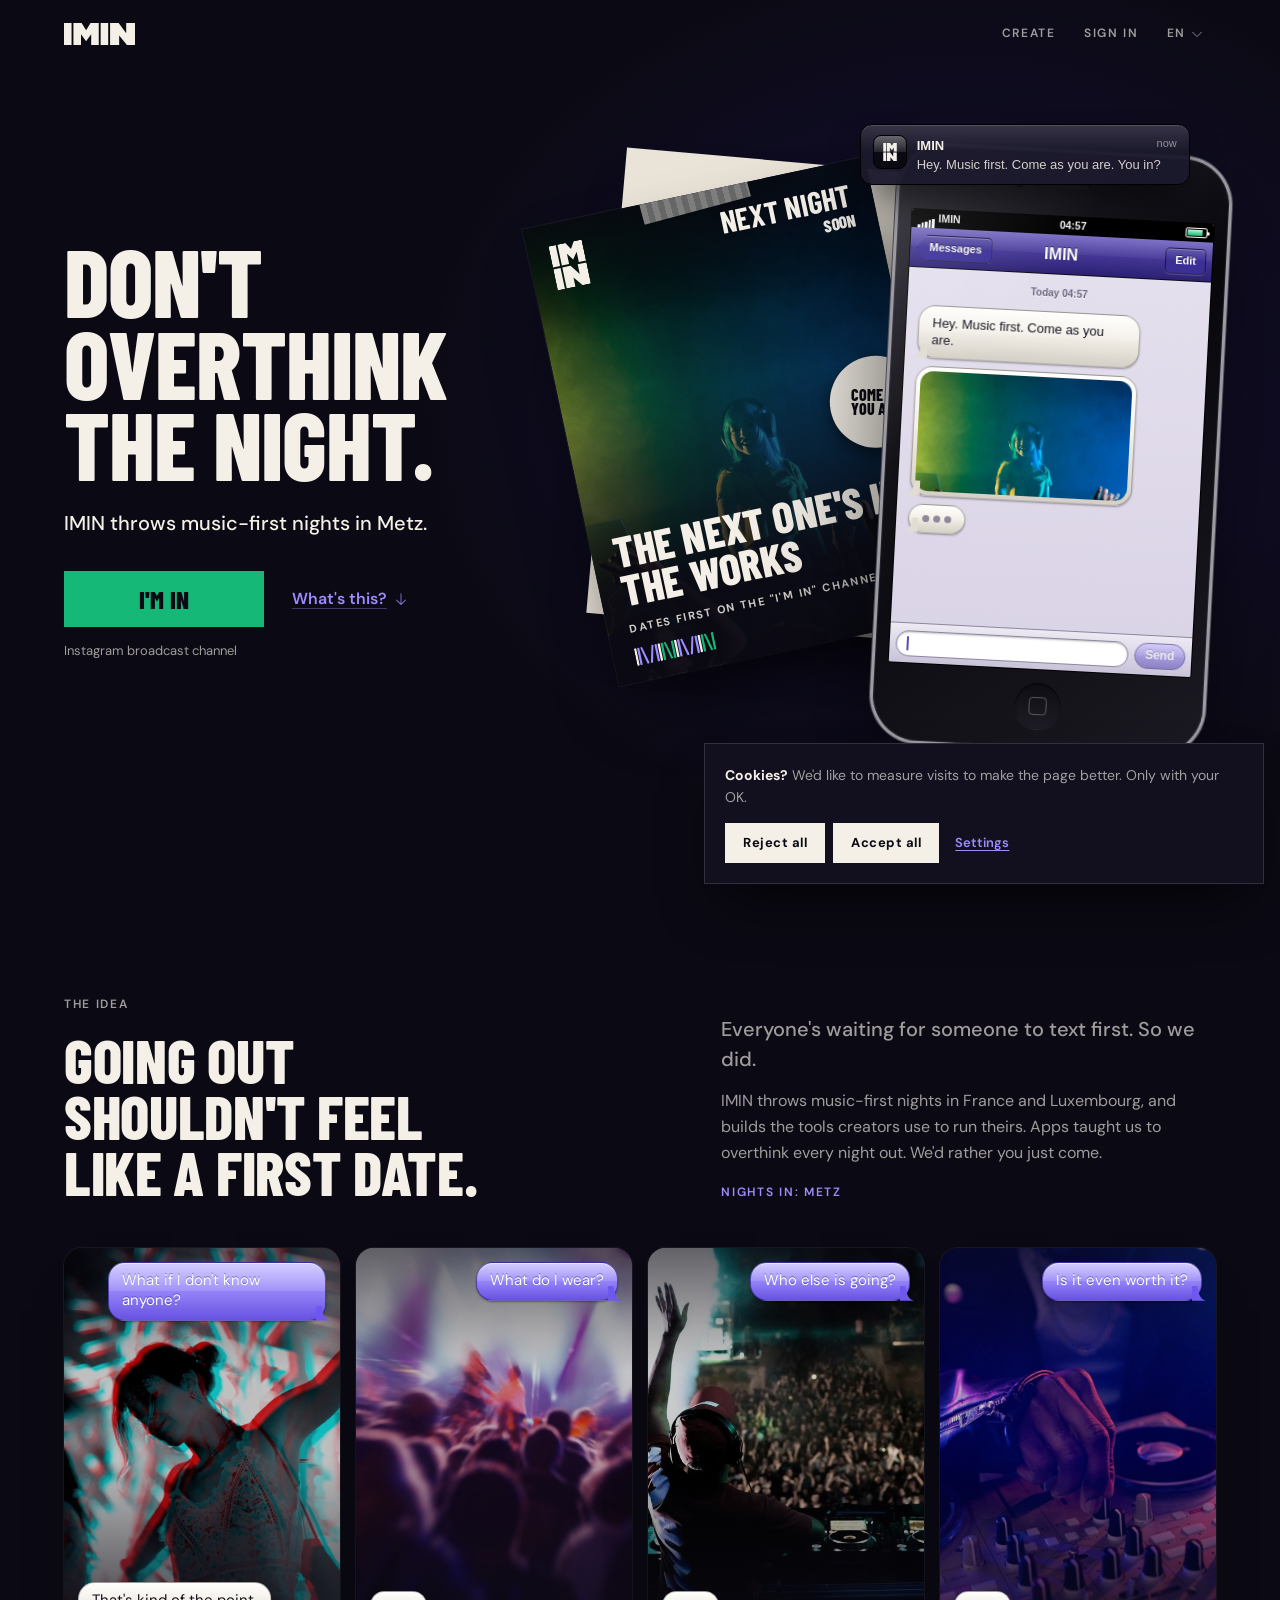
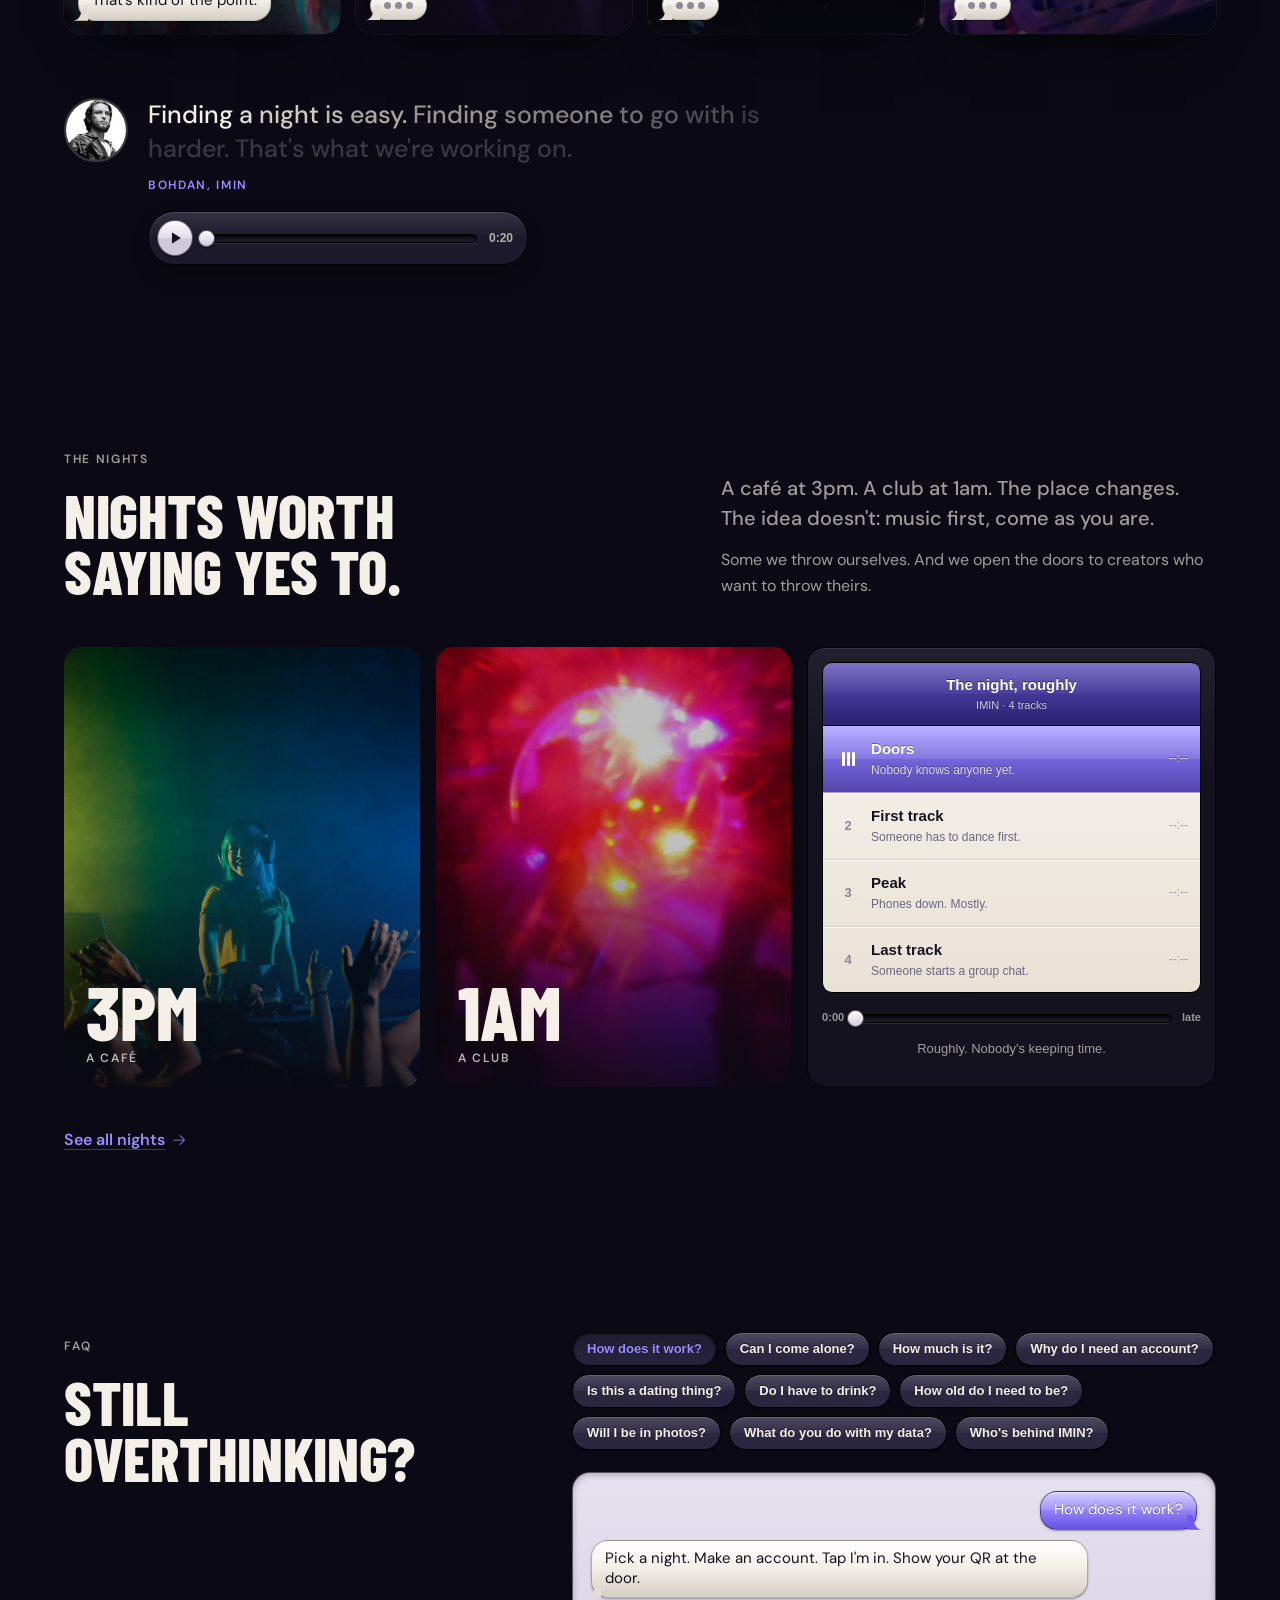
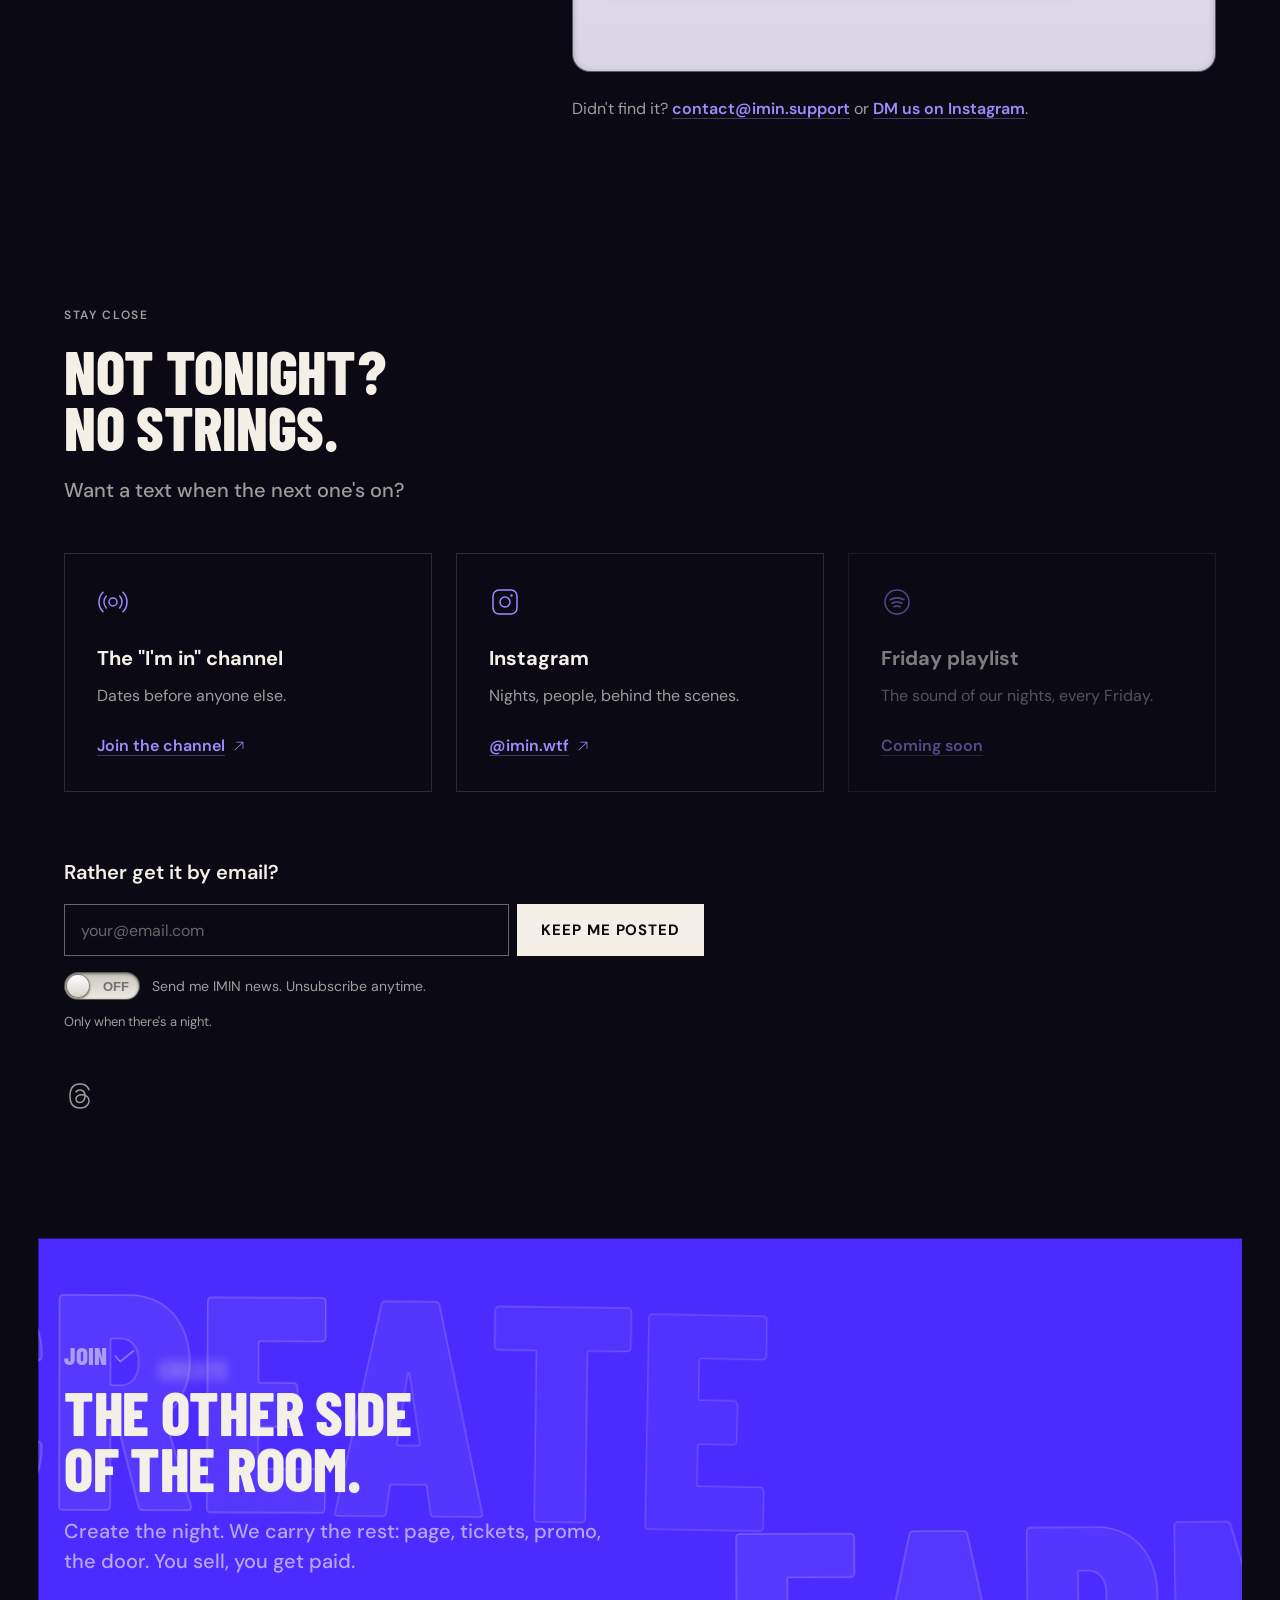
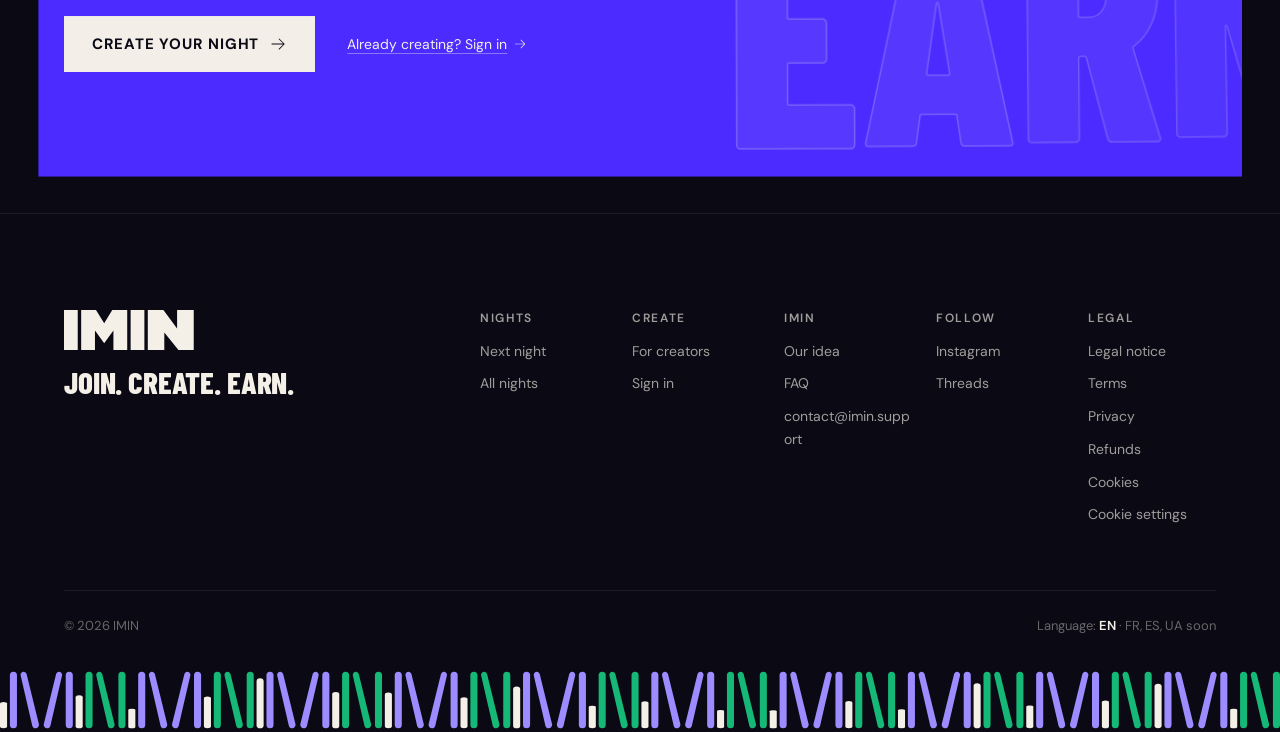
<file: sms.html>
<!doctype html>
<html lang="en" class="no-js">
<head>
  <meta charset="utf-8">
  <meta name="viewport" content="width=device-width, initial-scale=1, viewport-fit=cover">
  <title>IMIN — Don't overthink the night.</title>
  <meta name="description" content="Music-first nights in France and Luxembourg. Come as you are. Pick a night, tap I'm in.">
  <meta name="theme-color" content="#0B0A14">
  <link rel="canonical" href="https://imin.wtf/en/">
  <meta name="robots" content="noindex">
  <link rel="alternate" hreflang="en" href="https://imin.wtf/en/">
  <link rel="alternate" hreflang="fr" href="https://imin.wtf/fr/">
  <link rel="alternate" hreflang="es" href="https://imin.wtf/es/">
  <link rel="alternate" hreflang="uk" href="https://imin.wtf/uk/">
  <link rel="alternate" hreflang="x-default" href="https://imin.wtf/en/">
  <meta property="og:type" content="website">
  <meta property="og:url" content="https://imin.wtf/en/">
  <meta property="og:title" content="Don't overthink the night.">
  <meta property="og:description" content="Music first. Come as you are.">
  <meta property="og:image" content="https://imin.wtf/assets/img/og-guest.png">
  <meta name="twitter:card" content="summary_large_image">
  <link rel="icon" href="assets/img/favicon.svg" type="image/svg+xml">
  <link rel="preload" href="assets/fonts/barlow-condensed-800-latin.woff2" as="font" type="font/woff2" crossorigin>
  <link rel="preload" href="assets/fonts/dm-sans-var-latin.woff2" as="font" type="font/woff2" crossorigin>
  <link rel="stylesheet" href="assets/css/fonts.css">
  <link rel="stylesheet" href="assets/css/style.css">
  <link rel="stylesheet" href="assets/css/guest.css">
  <link rel="stylesheet" href="assets/css/sms.css">
  <script>document.documentElement.classList.replace('no-js','js');</script>
</head>
<body class="guest sms-page">
<svg width="0" height="0" style="position:absolute" aria-hidden="true">
  <symbol id="i-arrow-down" viewBox="0 0 256 256"><path d="M204.24,148.24l-72,72a6,6,0,0,1-8.48,0l-72-72a6,6,0,0,1,8.48-8.48L122,201.51V40a6,6,0,0,1,12,0V201.51l61.76-61.75a6,6,0,0,1,8.48,8.48Z"/></symbol>
  <symbol id="i-arrow-right" viewBox="0 0 256 256"><path d="M220.24,132.24l-72,72a6,6,0,0,1-8.48-8.48L201.51,134H40a6,6,0,0,1,0-12H201.51L139.76,60.24a6,6,0,0,1,8.48-8.48l72,72A6,6,0,0,1,220.24,132.24Z"/></symbol>
  <symbol id="i-arrow-up" viewBox="0 0 256 256"><path d="M204.24,116.24a6,6,0,0,1-8.48,0L134,54.49V216a6,6,0,0,1-12,0V54.49L60.24,116.24a6,6,0,0,1-8.48-8.48l72-72a6,6,0,0,1,8.48,0l72,72A6,6,0,0,1,204.24,116.24Z"/></symbol>
  <symbol id="i-arrow-up-right" viewBox="0 0 256 256"><path d="M198,64V168a6,6,0,0,1-12,0V78.48L68.24,196.24a6,6,0,0,1-8.48-8.48L177.52,70H88a6,6,0,0,1,0-12H192A6,6,0,0,1,198,64Z"/></symbol>
  <symbol id="i-broadcast" viewBox="0 0 256 256"><path d="M128,90a38,38,0,1,0,38,38A38,38,0,0,0,128,90Zm0,64a26,26,0,1,1,26-26A26,26,0,0,1,128,154Zm78-26a77.74,77.74,0,0,1-19.86,52,6,6,0,0,1-8.94-8,65.93,65.93,0,0,0,0-88,6,6,0,1,1,8.94-8A77.74,77.74,0,0,1,206,128ZM67.18,102.31A65.93,65.93,0,0,0,78.8,172a6,6,0,0,1-.47,8.47,6,6,0,0,1-8.47-.47,77.93,77.93,0,0,1,0-104,6,6,0,1,1,8.94,8A66.21,66.21,0,0,0,67.18,102.31ZM246,128a117.71,117.71,0,0,1-33.71,82.58,6,6,0,0,1-8.58-8.4,105.88,105.88,0,0,0,0-148.36,6,6,0,0,1,8.58-8.4A117.71,117.71,0,0,1,246,128ZM52.29,202.18a6,6,0,0,1-8.58,8.4,117.92,117.92,0,0,1,0-165.16,6,6,0,1,1,8.58,8.4,105.88,105.88,0,0,0,0,148.36Z"/></symbol>
  <symbol id="i-caret-down" viewBox="0 0 256 256"><path d="M212.24,100.24l-80,80a6,6,0,0,1-8.48,0l-80-80a6,6,0,0,1,8.48-8.48L128,167.51l75.76-75.75a6,6,0,0,1,8.48,8.48Z"/></symbol>
  <symbol id="i-check" viewBox="0 0 256 256"><path d="M228.24,76.24l-128,128a6,6,0,0,1-8.48,0l-56-56a6,6,0,0,1,8.48-8.48L96,191.51,219.76,67.76a6,6,0,0,1,8.48,8.48Z"/></symbol>
  <symbol id="i-instagram-logo" viewBox="0 0 256 256"><path d="M128,82a46,46,0,1,0,46,46A46.06,46.06,0,0,0,128,82Zm0,80a34,34,0,1,1,34-34A34,34,0,0,1,128,162ZM176,26H80A54.06,54.06,0,0,0,26,80v96a54.06,54.06,0,0,0,54,54h96a54.06,54.06,0,0,0,54-54V80A54.06,54.06,0,0,0,176,26Zm42,150a42,42,0,0,1-42,42H80a42,42,0,0,1-42-42V80A42,42,0,0,1,80,38h96a42,42,0,0,1,42,42ZM190,76a10,10,0,1,1-10-10A10,10,0,0,1,190,76Z"/></symbol>
  <symbol id="i-minus" viewBox="0 0 256 256"><path d="M222,128a6,6,0,0,1-6,6H40a6,6,0,0,1,0-12H216A6,6,0,0,1,222,128Z"/></symbol>
  <symbol id="i-play" viewBox="0 0 256 256"><path d="M72,39.88V216.12a8,8,0,0,0,12.15,6.69l144.08-88.12a7.82,7.82,0,0,0,0-13.38L84.15,33.19A8,8,0,0,0,72,39.88Z"/></symbol>
  <symbol id="i-pause" viewBox="0 0 256 256"><path d="M64,40H96a8,8,0,0,1,8,8V208a8,8,0,0,1-8,8H64a8,8,0,0,1-8-8V48A8,8,0,0,1,64,40Zm96,0h32a8,8,0,0,1,8,8V208a8,8,0,0,1-8,8H160a8,8,0,0,1-8-8V48A8,8,0,0,1,160,40Z"/></symbol>
  <symbol id="i-bell" viewBox="0 0 256 256"><path d="M220.07,176.94C214.41,167.2,206,139.73,206,104a78,78,0,1,0-156,0c0,35.74-8.42,63.2-14.08,72.94A14,14,0,0,0,48,198H90.48a38,38,0,0,0,75,0H208a14,14,0,0,0,12.06-21.06ZM128,218a26,26,0,0,1-25.29-20h50.58A26,26,0,0,1,128,218Zm81.71-33a1.9,1.9,0,0,1-1.7,1H48a1.9,1.9,0,0,1-1.7-1,2,2,0,0,1,0-2C53.87,170,62,139.69,62,104a66,66,0,1,1,132,0c0,35.68,8.14,65.95,15.71,79A2,2,0,0,1,209.71,185Z"/></symbol>
  <symbol id="i-music" viewBox="0 0 256 256"><path d="M212.92,17.69a6,6,0,0,0-5.15-1.09l-128,32A6,6,0,0,0,75,54.4V168.29A34,34,0,1,0,87,194V102.69l116-29v66.6A34,34,0,1,0,215,166V22.4A6,6,0,0,0,212.92,17.69ZM53,218a22,22,0,1,1,22-22A22,22,0,0,1,53,218ZM87,90.31V59.09l116-29V61.31ZM181,188a22,22,0,1,1,22-22A22,22,0,0,1,181,188Z"/></symbol>
  <symbol id="i-plus" viewBox="0 0 256 256"><path d="M222,128a6,6,0,0,1-6,6H134v82a6,6,0,0,1-12,0V134H40a6,6,0,0,1,0-12h82V40a6,6,0,0,1,12,0v82h82A6,6,0,0,1,222,128Z"/></symbol>
  <symbol id="i-spotify-logo" viewBox="0 0 256 256"><path d="M128,26A102,102,0,1,0,230,128,102.12,102.12,0,0,0,128,26Zm0,192a90,90,0,1,1,90-90A90.1,90.1,0,0,1,128,218Zm29.31-49.2a6,6,0,0,1-8.11,2.51,44.75,44.75,0,0,0-42.4,0,6,6,0,1,1-5.6-10.62,57.37,57.37,0,0,1,53.6,0A6,6,0,0,1,157.31,168.8Zm32-56a6,6,0,0,1-8.12,2.46,112.67,112.67,0,0,0-106.34,0,6,6,0,1,1-5.66-10.58,124.65,124.65,0,0,1,117.66,0A6,6,0,0,1,189.29,112.82Zm-16,28A6,6,0,0,1,168,144a6.07,6.07,0,0,1-2.82-.7,79,79,0,0,0-74.36,0,6,6,0,1,1-5.64-10.6,91,91,0,0,1,85.64,0A6,6,0,0,1,173.3,140.82Z"/></symbol>
  <symbol id="i-threads-logo" viewBox="0 0 256 256"><path d="M185.22,125.25a62,62,0,0,0-11.78-7c-3.53-29.6-23-38.82-31.83-41.5-19-5.74-40.73,1.09-50.6,15.9a6,6,0,1,0,10,6.66c6.94-10.41,23.25-15.28,37.14-11.07,7.22,2.18,18.39,8.34,22.39,25.61a78.74,78.74,0,0,0-18.11-2.08c-13.53,0-26.16,3.46-35.55,9.77C96,128.85,90,139.66,90,152c0,22,18,33.52,35.71,33.52a46,46,0,0,0,32.91-14.19c6.58-6.85,14.35-19.11,15.29-39.26a44.59,44.59,0,0,1,4.07,2.75c10.48,7.92,16,19.4,16,33.18,0,20.16-21,50-66,50-27.07,0-46.92-9.19-59-27.33C59,175.75,54,154.66,54,128s5-47.75,15-62.67C81.08,47.19,100.93,38,128,38c33.85,0,55.57,13.67,66.4,41.8a6,6,0,1,0,11.2-4.31C193,42.65,166.85,26,128,26,96.67,26,73.46,37,59,58.67,47.72,75.6,42,98.93,42,128s5.72,52.4,17,69.33C73.46,219,96.67,230,128,230c29.43,0,47.81-11.19,58.05-20.58C198.54,198,206,182.49,206,168,206,150.31,198.81,135.52,185.22,125.25ZM150,163a33.94,33.94,0,0,1-24.26,10.51C109.33,173.52,102,162.71,102,152c0-13.59,12.64-28.21,40.41-28.21a65.33,65.33,0,0,1,19.58,3c0,.41,0,.82,0,1.24C162,142.72,157.84,154.82,150,163Z"/></symbol>
  <symbol id="i-tiktok-logo" viewBox="0 0 256 256"><path d="M224,74a50.06,50.06,0,0,1-50-50,6,6,0,0,0-6-6H128a6,6,0,0,0-6,6V156a22,22,0,1,1-31.43-19.89A6,6,0,0,0,94,130.69V88a6,6,0,0,0-7-5.91C52.2,88.28,26,120.05,26,156a74,74,0,0,0,148,0V112.93A101.28,101.28,0,0,0,224,126a6,6,0,0,0,6-6V80A6,6,0,0,0,224,74Zm-6,39.8a89.13,89.13,0,0,1-46.5-16.69A6,6,0,0,0,162,102v54a62,62,0,0,1-124,0c0-27.72,18.47-52.48,44-60.38v31.53A34,34,0,1,0,134,156V30h28.29A62.09,62.09,0,0,0,218,85.71Z"/></symbol>
</svg>
<svg width="0" height="0" style="position:absolute" aria-hidden="true">
  <symbol id="mark-h" viewBox="0 0 348.33 107.29">
    <path d="M0 0H36.86V107.29H0Z"/>
    <path d="M46.03 0H85.82L107.8 35.65L129.43 0H169.58V107.29H132.55V55.03L107.8 89.29L83.06 55.03V107.29H46.03Z"/>
    <path d="M178.75 0H215.61V107.29H178.75Z"/>
    <path transform="translate(178.75 -117.67)" d="M46.03 117.67H87.9L124.59 167.16V117.67H169.58V224.95H128.22L90.32 178.23V224.95H46.03Z"/>
  </symbol>
  <symbol id="mark-s" viewBox="0 0 169.58 224.95">
    <path d="M0 0H36.86V107.29H0Z"/>
    <path d="M46.03 0H85.82L107.8 35.65L129.43 0H169.58V107.29H132.55V55.03L107.8 89.29L83.06 55.03V107.29H46.03Z"/>
    <path d="M0 117.67H36.86V224.95H0Z"/>
    <path d="M46.03 117.67H87.9L124.59 167.16V117.67H169.58V224.95H128.22L90.32 178.23V224.95H46.03Z"/>
  </symbol>
</svg>

<div class="grain" aria-hidden="true"></div>
<a class="skip" href="#main">Skip to content</a>

<!-- 0. Header -->
<header class="header g-header">
  <div class="header__inner">
    <a class="brand" href="#top" aria-label="IMIN — home"><svg class="mark-h" aria-hidden="true"><use href="#mark-h"/></svg></a>
    <nav class="g-nav" aria-label="Main">
      <a class="g-nav__link" href="#" data-link="create" data-track="bridge_create_click">Create</a>
      <a class="g-nav__link" href="#" data-link="signIn" data-track="sign_in_click" data-place="header">Sign in</a>
      <div class="lang" data-lang>
        <button class="lang__btn g-nav__link" type="button" aria-haspopup="listbox" aria-expanded="false" aria-label="Language: English">EN <svg class="i"><use href="#i-caret-down"/></svg></button>
        <ul class="lang__list" role="listbox" aria-label="Language">
          <li role="option" aria-selected="true" data-code="en" tabindex="-1">EN <span>English</span></li>
          <li role="option" aria-selected="false" aria-disabled="true" data-code="fr" tabindex="-1">FR <span>Soon</span></li>
          <li role="option" aria-selected="false" aria-disabled="true" data-code="es" tabindex="-1">ES <span>Soon</span></li>
          <li role="option" aria-selected="false" aria-disabled="true" data-code="uk" tabindex="-1">UA <span>Soon</span></li>
        </ul>
      </div>
    </nav>
  </div>
</header>

<main id="main">

  <!-- 1. Hero: a flyer, an old iPhone, and IMIN texting first -->
  <section class="s-hero" id="top" data-section="hero">
    <div class="wrap s-hero__grid">
      <div class="s-hero__copy">
        <h1 class="display s-hero__title">
          <span class="line"><span>Don't</span></span>
          <span class="line"><span>overthink</span></span>
          <span class="line"><span>the night.</span></span>
        </h1>
        <p class="s-hero__sub">IMIN throws music-first nights in <span data-city-list>Metz</span>.</p>
        <div class="s-hero__cta">
          <a class="btn-im" href="#" data-im data-track="hero_im_in_click"><span>I'm in</span></a>
          <a class="text-link" href="#idea" data-track="whats_this_click">What's this? <svg class="i"><use href="#i-arrow-down"/></svg></a>
        </div>
        <p class="caption s-hero__entry" data-entry>Entry: free with sign-up</p>
      </div>

      <div class="s-hero__stage">
        <div class="flyer flyer--back" aria-hidden="true"></div>
        <article class="flyer" data-flyer aria-label="Next night">
          <img class="flyer__img" src="assets/img/photos/night-1.jpg" alt="">
          <span class="tape" aria-hidden="true"></span>
          <svg class="flyer__mark" aria-hidden="true"><use href="#mark-s"/></svg>
          <p class="flyer__date"><b data-p-day>Sat 31.10</b><span data-p-time>15:00 – 18:00</span></p>
          <h2 class="flyer__name" data-p-name>Halloween CoffeeShop Rave</h2>
          <p class="flyer__tags" data-p-tags>DJ · Pumpkin spice · Costume contest · Metz</p>
          <span class="flyer__sticker" aria-hidden="true">Come as you are</span>
          <div class="flyer__beat" aria-hidden="true"></div>
        </article>

        <div class="iphone" aria-label="A text from IMIN">
          <div class="iphone__body">
            <span class="iphone__cam" aria-hidden="true"></span><span class="iphone__ear" aria-hidden="true"></span>
            <div class="iphone__screen">
              <div class="ios-status" aria-hidden="true"><span class="ios-signal"><i></i><i></i><i></i><i></i><i></i> IMIN</span><b data-clock>15:00</b><span class="ios-batt"><i></i></span></div>
              <div class="ios-nav"><span class="ios-back" aria-hidden="true">Messages</span><b>IMIN</b><span class="ios-edit" aria-hidden="true">Edit</span></div>
              <div class="ios-thread" data-hero-thread>
                <p class="ios-stamp" aria-hidden="true">Today <span data-clock-now>15:00</span></p>
                <div class="sms sms--in">Hey. Music first. Come as you are.</div>
                <div class="sms sms--in sms--mms"><img src="assets/img/photos/night-1.jpg" alt="The flyer for the next night"></div>
                <div class="sms sms--in" data-hero-invite>Sat 31.10, doors 15:00. Halloween CoffeeShop Rave, Metz. You in?</div>
              </div>
              <div class="ios-compose" aria-hidden="true"><span class="ios-field"><span data-draft></span><i class="ios-caret"></i></span><span class="ios-send">Send</span></div>
            </div>
            <span class="iphone__home" aria-hidden="true"></span>
          </div>
        </div>

        <div class="notif" data-notif aria-hidden="true">
          <span class="app-icon"><svg><use href="#mark-s"/></svg></span>
          <b>IMIN</b><time>now</time>
          <p>Hey. Music first. Come as you are. You in?</p>
        </div>
      </div>
    </div>
  </section>

  <!-- 2. The idea: your doubts as your texts, our answers as replies, over photos -->
  <section class="s-idea" id="idea" data-section="idea">
    <div class="wrap">
      <div class="s-head">
        <div>
          <span class="label">The idea</span>
          <h2 class="display h1" data-split>Going out shouldn't feel like a first date.</h2>
        </div>
        <div>
          <p class="lead s-lead" data-reveal>Everyone's waiting for someone to text first. So we did.</p>
          <p class="s-body" data-reveal data-copy="idea"></p>
          <span class="label s-cities" data-cities data-reveal>Nights in: Metz</span>
        </div>
      </div>

      <div class="mms-grid" aria-label="What you might be thinking, and our answers">
        <figure class="mms"><img src="assets/img/photos/night-2.jpg" alt="" loading="lazy"><figcaption class="mms__chat"><span class="sms sms--out">What if I don't know anyone?</span><span class="sms sms--in">That's kind of the point.</span></figcaption></figure>
        <figure class="mms"><img src="assets/img/photos/night-3.jpg" alt="" loading="lazy"><figcaption class="mms__chat"><span class="sms sms--out">What do I wear?</span><span class="sms sms--in">Whatever you dance in.</span></figcaption></figure>
        <figure class="mms"><img src="assets/img/photos/night-5.jpg" alt="" loading="lazy"><figcaption class="mms__chat"><span class="sms sms--out">Who else is going?</span><span class="sms sms--in">People who came for the music.</span></figcaption></figure>
        <figure class="mms"><img src="assets/img/photos/night-4.jpg" alt="" loading="lazy"><figcaption class="mms__chat"><span class="sms sms--out">Is it even worth it?</span><span class="sms sms--in">Come for one track. Stay if it's good.</span></figcaption></figure>
      </div>

      <figure class="vnote" data-voice>
        <img class="vnote__ava" src="assets/img/photos/bohdan.jpg" alt="" width="64" height="64" loading="lazy">
        <div class="vnote__body">
          <blockquote class="vnote__text" data-voice-text>Finding a night is easy. Finding someone to go with is harder. That's what we're working on.</blockquote>
          <figcaption class="vnote__by">Bohdan, IMIN</figcaption>
          <div class="vnote__player">
            <button class="voice__btn" type="button" aria-label="Play Bohdan's voice note"><svg class="i"><use href="#i-play"/></svg></button>
            <span class="vnote__track"><span class="vnote__fill"></span><span class="vnote__knob"></span></span>
            <span class="voice__time" data-voice-time>0:20</span>
          </div>
        </div>
      </figure>
    </div>
  </section>

  <!-- 3. The nights -->
  <section class="s-nights" id="nights" data-section="nights">
    <div class="wrap">
      <div class="s-head">
        <div>
          <span class="label">The nights</span>
          <h2 class="display h1" data-split>Nights worth saying yes to.</h2>
        </div>
        <div>
          <p class="lead s-lead" data-reveal>A café at 3pm. A club at 1am. The place changes. The idea doesn't: music first, come as you are.</p>
          <p class="s-body" data-reveal data-copy="nights"></p>
        </div>
      </div>

      <div class="nights2">
        <figure class="when"><img src="assets/img/photos/night-1.jpg" alt="" loading="lazy"><figcaption><b>3pm</b><span>A café</span></figcaption></figure>
        <figure class="when"><img src="assets/img/photos/lights.jpg" alt="" loading="lazy"><figcaption><b>1am</b><span>A club</span></figcaption></figure>
        <div class="ipod" aria-label="The night, roughly">
          <div class="ipod__bar"><b>The night, roughly</b><span>IMIN · 4 tracks</span></div>
          <ol class="ipod__list">
            <li><i>1</i><span><b>Doors</b><small>Nobody knows anyone yet.</small></span><em>--:--</em></li>
            <li><i>2</i><span><b>First track</b><small>Someone has to dance first.</small></span><em>--:--</em></li>
            <li class="is-now"><i class="ipod__eq"><s></s><s></s><s></s></i><span><b>Peak</b><small>Phones down. Mostly.</small></span><em>--:--</em></li>
            <li><i>4</i><span><b>Last track</b><small>Someone starts a group chat.</small></span><em>--:--</em></li>
          </ol>
          <div class="ipod__scrub"><span>0:00</span><span class="ipod__track"><span class="ipod__fill"></span><span class="ipod__knob"></span></span><span>late</span></div>
          <p class="caption ipod__note">Roughly. Nobody's keeping time.</p>
        </div>
      </div>
      <a class="text-link" href="#" data-link="allNights" data-track="see_all_nights_click" data-section-name="nights">See all nights <svg class="i"><use href="#i-arrow-right"/></svg></a>
    </div>
  </section>

  <!-- 4. Next up (only with more than one upcoming night) -->
  <section class="next" id="next" data-section="next" hidden>
    <div class="wrap">
      <span class="label">Next up</span>
      <h2 class="display h1" data-split>Pick your night.</h2>
      <ol class="tickets" data-tickets></ol>
      <a class="text-link" href="#" data-link="allNights" data-track="see_all_nights_click" data-section-name="next">See all nights <svg class="i"><use href="#i-arrow-right"/></svg></a>
    </div>
  </section>

  <!-- 5. Last time (after the first night) -->
  <section class="last" id="last" data-section="last" hidden>
    <div class="wrap">
      <span class="label" data-last-label>Last time</span>
      <h2 class="display h1" data-last-title></h2>
      <div class="last__grid" data-last-photos></div>
      <div class="last__quotes" data-last-quotes></div>
      <div class="last__links">
        <a class="text-link" href="#" data-last-playlist hidden target="_blank" rel="noopener">The playlist from that night <svg class="i"><use href="#i-arrow-up-right"/></svg></a>
        <a class="text-link" href="#" data-link="instagram" target="_blank" rel="noopener">More on Instagram <svg class="i"><use href="#i-arrow-up-right"/></svg></a>
      </div>
    </div>
  </section>

  <!-- 6. FAQ -->
  <section class="faq" id="faq" data-section="faq">
    <div class="wrap faq__grid">
      <div class="faq__head">
        <span class="label">FAQ</span>
        <h2 class="display h1" data-split>Still overthinking?</h2>
      </div>
      <div class="faq-chat">
        <div class="faq-chips" role="tablist" aria-label="Questions" data-faq-chips></div>
        <div class="faq-thread" data-faq-thread aria-live="polite"></div>
        <div class="faq__list visually-hidden" data-faq></div>
      </div>
      <p class="faq__foot">Didn't find it? <a class="text-link" href="mailto:contact@imin.support">contact@imin.support</a> or <a class="text-link" href="#" data-link="instagram" target="_blank" rel="noopener">DM us on Instagram</a>.</p>
    </div>
  </section>

  <!-- 7. Stay close -->
  <section class="stay" id="stay" data-section="stay">
    <div class="wrap">
      <span class="label">Stay close</span>
      <h2 class="display h1" data-split>Not tonight? No strings.</h2>
      <p class="lead" data-reveal>Want a text when the next one's on?</p>

      <div class="tiles">
        <a class="tile2" href="#" data-link="channel" target="_blank" rel="noopener" data-track="stay_close_click" data-channel="broadcast">
          <svg class="i i--lg"><use href="#i-broadcast"/></svg>
          <b>The "I'm in" channel</b><span>Dates before anyone else.</span>
          <em class="text-link">Join the channel <svg class="i"><use href="#i-arrow-up-right"/></svg></em>
        </a>
        <a class="tile2" href="#" data-link="instagram" target="_blank" rel="noopener" data-track="stay_close_click" data-channel="instagram">
          <svg class="i i--lg"><use href="#i-instagram-logo"/></svg>
          <b>Instagram</b><span>Nights, people, behind the scenes.</span>
          <em class="text-link">@imin.wtf <svg class="i"><use href="#i-arrow-up-right"/></svg></em>
        </a>
        <a class="tile2" href="#" data-link="playlist" target="_blank" rel="noopener" data-track="stay_close_click" data-channel="playlist">
          <svg class="i i--lg"><use href="#i-spotify-logo"/></svg>
          <b>Friday playlist</b><span>The sound of our nights, every Friday.</span>
          <em class="text-link">Listen <svg class="i"><use href="#i-arrow-up-right"/></svg></em>
        </a>
      </div>

      <form class="sub" id="sub-form" novalidate>
        <label class="sub__label" for="sub-email">Rather get it by email?</label>
        <div class="sub__row">
          <input id="sub-email" name="email" type="email" autocomplete="email" placeholder="your@email.com" required>
          <button class="btn-paper" type="submit"><span>Keep me posted</span></button>
        </div>
        <label class="check"><input id="sub-consent" type="checkbox" name="consent"><span class="check__box" aria-hidden="true"></span><span class="check__text">Send me IMIN news. Unsubscribe anytime.</span></label>
        <input class="hp" type="text" name="company" tabindex="-1" autocomplete="off" aria-hidden="true">
        <p class="caption sub__note" data-sub-status role="status" aria-live="polite">Only when there's a night.</p>
      </form>

      <div class="socials" aria-label="IMIN elsewhere">
        <a href="#" data-link="threads" target="_blank" rel="noopener" aria-label="Threads" data-track="stay_close_click" data-channel="threads"><svg class="i i--lg"><use href="#i-threads-logo"/></svg></a>
        <a href="#" data-link="tiktok" target="_blank" rel="noopener" aria-label="TikTok" hidden><svg class="i i--lg"><use href="#i-tiktok-logo"/></svg></a>
      </div>
    </div>
  </section>

  <!-- 8. The other side of the room (the one Ultra block) -->
  <section class="room" id="create" data-section="bridge">
    <div class="room__bg" aria-hidden="true"><span>Create</span><span>Earn</span></div>
    <div class="wrap">
      <p class="room__slogan display" aria-label="Join, done. Create. Earn.">
        <span class="room__done">Join <svg class="i"><use href="#i-check"/></svg></span>
        <span class="room__next">Create</span>
        <span class="room__next">Earn</span>
      </p>
      <h2 class="display h1" data-split>The other side of the room.</h2>
      <p class="lead room__text" data-reveal>Create the night. We carry the rest: page, tickets, promo, the door. You sell, you get paid.</p>
      <div class="room__actions" data-reveal>
        <a class="btn-paper btn-paper--lg" href="#" data-link="create" data-track="bridge_create_click"><span>Create your night</span><svg class="i"><use href="#i-arrow-right"/></svg></a>
        <a class="room__signin" href="#" data-link="creatorSignIn" data-track="sign_in_click" data-place="bridge">Already creating? Sign in <svg class="i"><use href="#i-arrow-right"/></svg></a>
      </div>
    </div>
  </section>

</main>

<!-- 9. Footer -->
<footer class="g-footer has-beat">
  <div class="wrap">
    <div class="g-footer__top">
      <div class="g-footer__brand">
        <svg class="mark-h mark-h--lg" aria-label="IMIN" role="img"><use href="#mark-h"/></svg>
        <p class="display">Join. Create. Earn.</p>
      </div>
      <nav class="g-footer__cols" aria-label="Footer">
        <div><span class="label">Nights</span><a href="#top">Next night</a><a href="#" data-link="allNights">All nights</a></div>
        <div><span class="label">Create</span><a href="#" data-link="create">For creators</a><a href="#" data-link="creatorSignIn" data-track="sign_in_click" data-place="footer">Sign in</a></div>
        <div><span class="label">IMIN</span><a href="#idea">Our idea</a><a href="#faq">FAQ</a><a href="mailto:contact@imin.support">contact@imin.support</a></div>
        <div><span class="label">Follow</span><a href="#" data-link="instagram" target="_blank" rel="noopener">Instagram</a><a href="#" data-link="threads" target="_blank" rel="noopener">Threads</a><a href="#" data-link="playlist" target="_blank" rel="noopener">Friday playlist</a></div>
        <div data-legal><span class="label">Legal</span><button type="button" class="g-footer__btn" data-cookie-settings>Cookie settings</button></div>
      </nav>
    </div>
    <div class="g-footer__bottom">
      <span>© <span data-year>2026</span> IMIN</span>
      <span class="g-footer__lang">Language: <b>EN</b> · FR, ES, UA soon</span>
    </div>
  </div>
  <div class="g-hero__beat" aria-hidden="true"></div>
</footer>

<!-- Sticky bar on phones (state A, visitor in the region) -->
<div class="sticky sticky--reply" data-sticky aria-hidden="true">
  <div class="sticky__info"><span class="sticky__quote"><span class="label" data-sticky-date></span><b data-sticky-name></b></span><span class="sticky__hint">Reply to IMIN</span></div>
  <a class="btn-im btn-im--sm" href="#" data-im data-track="sticky_bar_click" tabindex="-1"><span>I'm in</span></a>
</div>

<!-- Cookie banner -->
<div class="cookie" data-cookie role="dialog" aria-modal="false" aria-labelledby="cookie-title" hidden>
  <div class="cookie__main">
    <p id="cookie-title"><b>Cookies?</b> We'd like to measure visits to make the page better. Only with your OK.</p>
    <div class="cookie__actions">
      <button type="button" class="cookie__btn" data-cookie-reject>Reject all</button>
      <button type="button" class="cookie__btn" data-cookie-accept>Accept all</button>
      <button type="button" class="cookie__link" data-cookie-open>Settings</button>
    </div>
  </div>
  <div class="cookie__settings" data-cookie-panel hidden>
    <label class="check check--on"><input type="checkbox" checked disabled><span class="check__box" aria-hidden="true"></span><span class="check__text"><b>Necessary</b> · language and this choice. Always on.</span></label>
    <label class="check"><input type="checkbox" data-cookie-analytics><span class="check__box" aria-hidden="true"></span><span class="check__text"><b>Audience measurement</b> · which parts of the page people use.</span></label>
    <button type="button" class="cookie__btn" data-cookie-save>Save choice</button>
  </div>
</div>

<script type="application/ld+json" id="faq-ld"></script>
<script src="assets/js/config.js"></script>
<script src="assets/vendor/gsap.min.js" defer></script>
<script src="assets/vendor/ScrollTrigger.min.js" defer></script>
<script src="assets/vendor/SplitText.min.js" defer></script>
<script src="assets/vendor/lenis.min.js" defer></script>
<script src="assets/js/sms.js" defer></script>
</body>
</html>
</file>
<file: assets/css/fonts.css>
/* Self-hosted: Barlow Condensed and DM Sans, SIL Open Font License */
@font-face { font-family: 'Barlow Condensed'; font-style: normal; font-weight: 700; font-display: swap; src: url('../fonts/barlow-condensed-700-latin-ext.woff2') format('woff2'); unicode-range: U+0100-02BA, U+02BD-02C5, U+02C7-02CC, U+02CE-02D7, U+02DD-02FF, U+0304, U+0308, U+0329, U+1D00-1DBF, U+1E00-1E9F, U+1EF2-1EFF, U+2020, U+20A0-20AB, U+20AD-20C4, U+2113, U+2C60-2C7F, U+A720-A7FF; }
@font-face { font-family: 'Barlow Condensed'; font-style: normal; font-weight: 700; font-display: swap; src: url('../fonts/barlow-condensed-700-latin.woff2') format('woff2'); unicode-range: U+0000-00FF, U+0131, U+0152-0153, U+02BB-02BC, U+02C6, U+02DA, U+02DC, U+0304, U+0308, U+0329, U+2000-206F, U+20AC, U+2122, U+2191, U+2193, U+2212, U+2215, U+FEFF, U+FFFD; }
@font-face { font-family: 'Barlow Condensed'; font-style: normal; font-weight: 800; font-display: swap; src: url('../fonts/barlow-condensed-800-latin-ext.woff2') format('woff2'); unicode-range: U+0100-02BA, U+02BD-02C5, U+02C7-02CC, U+02CE-02D7, U+02DD-02FF, U+0304, U+0308, U+0329, U+1D00-1DBF, U+1E00-1E9F, U+1EF2-1EFF, U+2020, U+20A0-20AB, U+20AD-20C4, U+2113, U+2C60-2C7F, U+A720-A7FF; }
@font-face { font-family: 'Barlow Condensed'; font-style: normal; font-weight: 800; font-display: swap; src: url('../fonts/barlow-condensed-800-latin.woff2') format('woff2'); unicode-range: U+0000-00FF, U+0131, U+0152-0153, U+02BB-02BC, U+02C6, U+02DA, U+02DC, U+0304, U+0308, U+0329, U+2000-206F, U+20AC, U+2122, U+2191, U+2193, U+2212, U+2215, U+FEFF, U+FFFD; }
@font-face { font-family: 'DM Sans'; font-style: normal; font-weight: 400 700; font-display: swap; src: url('../fonts/dm-sans-var-latin-ext.woff2') format('woff2'); unicode-range: U+0100-02BA, U+02BD-02C5, U+02C7-02CC, U+02CE-02D7, U+02DD-02FF, U+0304, U+0308, U+0329, U+1D00-1DBF, U+1E00-1E9F, U+1EF2-1EFF, U+2020, U+20A0-20AB, U+20AD-20C4, U+2113, U+2C60-2C7F, U+A720-A7FF; }
@font-face { font-family: 'DM Sans'; font-style: normal; font-weight: 400 700; font-display: swap; src: url('../fonts/dm-sans-var-latin.woff2') format('woff2'); unicode-range: U+0000-00FF, U+0131, U+0152-0153, U+02BB-02BC, U+02C6, U+02DA, U+02DC, U+0304, U+0308, U+0329, U+2000-206F, U+20AC, U+2122, U+2191, U+2193, U+2212, U+2215, U+FEFF, U+FFFD; }
</file>
<file: assets/css/style.css>
/* =========================================================
   IMIN — Two sides. One night.
   Brand Guidelines v2.0 (October 2026)
   ========================================================= */

:root {
  /* Brand palette — five colors, one job each */
  --midnight: #0B0A14;   /* base: screens */
  --paper: #F4EFE7;      /* base: text on dark, print */
  --ultra: #4B2BFF;      /* brand: one block per layout */
  --haze: #9C8CFF;       /* support: colored text & links on dark */
  --door: #16B877;       /* accent (green): one action per layout */

  /* Derived neutrals (tints of Midnight & Paper only) */
  --midnight-2: #12101F;
  --midnight-3: #1A1729;
  --stroke: #27223F;     /* the dim beat-pattern stroke from the cover */
  --paper-64: rgba(244, 239, 231, .64);
  --paper-40: rgba(244, 239, 231, .4);
  --paper-14: rgba(244, 239, 231, .14);
  --paper-8: rgba(244, 239, 231, .08);
  --ink-64: rgba(11, 10, 20, .64);
  --ink-14: rgba(11, 10, 20, .16);

  --f-display: "Barlow Condensed", "Arial Narrow", Impact, sans-serif;
  --f-text: "DM Sans", system-ui, -apple-system, "Segoe UI", sans-serif;

  --gutter: clamp(16px, 4vw, 64px);
  --max: 1440px;
  --radius: 4px;
  --ease: cubic-bezier(.22, 1, .36, 1);
  --header-h: 68px;
}

*, *::before, *::after { box-sizing: border-box; }
html { -webkit-text-size-adjust: 100%; }
html.lenis, html.lenis body { height: auto; }
.lenis.lenis-smooth { scroll-behavior: auto !important; }
.lenis.lenis-stopped { overflow: hidden; }

body {
  margin: 0;
  background: var(--midnight);
  color: var(--paper);
  font-family: var(--f-text);
  font-size: 16px;
  line-height: 1.55;
  -webkit-font-smoothing: antialiased;
  -moz-osx-font-smoothing: grayscale;
  overflow-x: hidden;
}
body.is-loading { overflow: hidden; }

img, svg { display: block; max-width: 100%; }
a { color: inherit; text-decoration: none; }
button { font: inherit; color: inherit; background: none; border: 0; cursor: pointer; padding: 0; }
p { margin: 0; }
h1, h2, h3 { margin: 0; font-weight: inherit; }
ul, ol { margin: 0; padding: 0; list-style: none; }
::selection { background: var(--ultra); color: var(--paper); }

:focus-visible { outline: 2px solid var(--haze); outline-offset: 3px; border-radius: 2px; }

.visually-hidden {
  position: absolute !important; width: 1px; height: 1px; overflow: hidden;
  clip: rect(0 0 0 0); white-space: nowrap;
}
.skip {
  position: fixed; left: 16px; top: -60px; z-index: 200; padding: 10px 16px;
  background: var(--paper); color: var(--midnight); font-weight: 600; transition: top .2s;
}
.skip:focus { top: 16px; }

main { overflow-x: clip; }
.wrap { width: 100%; max-width: var(--max); margin: 0 auto; padding: 0 var(--gutter); position: relative; }

/* ---------- Type ---------- */
.display {
  font-family: var(--f-display);
  font-weight: 800;
  text-transform: uppercase;
  line-height: .9;
  letter-spacing: -.005em;
}
.lead { font-size: clamp(16px, 1.2vw, 19px); line-height: 1.5; color: var(--paper-64); max-width: 38ch; }
.lead b { color: var(--paper); font-weight: 600; }
.label, .eyebrow, .sec-num {
  font-size: 11px; font-weight: 600; letter-spacing: .14em; text-transform: uppercase; color: var(--paper-40);
}
.haze { color: var(--haze); }
.haze-link { color: var(--haze); border-bottom: 1px solid currentColor; }

.sec-head { display: flex; flex-direction: column; gap: 20px; margin-bottom: clamp(32px, 4.4vw, 64px); }
.sec-title { font-size: clamp(34px, 4.4vw, 72px); }

/* ---------- Icons & mark ---------- */
.i { width: 20px; height: 20px; flex: none; fill: currentColor; }
.i--lg { width: 32px; height: 32px; }
.mark { width: auto; height: 32px; aspect-ratio: 169.58 / 224.95; fill: currentColor; --mark-i: currentColor; }
.mark-i { fill: var(--mark-i, currentColor); transition: fill .4s var(--ease); }

/* ---------- Buttons ---------- */
.btn {
  --bg: var(--paper); --fg: var(--midnight);
  position: relative; display: inline-flex; align-items: center; gap: 10px;
  height: 48px; padding: 0 22px; border-radius: var(--radius);
  background: var(--bg); color: var(--fg);
  font-weight: 700; font-size: 15px; letter-spacing: .01em; white-space: nowrap;
  overflow: hidden; isolation: isolate;
  transition: color .45s var(--ease);
}
.btn::before {
  content: ""; position: absolute; inset: 0; z-index: -1;
  background: var(--fill, var(--paper));
  transform: translateY(101%); transition: transform .5s var(--ease);
}
.btn .i { transition: transform .45s var(--ease); }
@media (hover: hover) {
  .btn:hover::before { transform: translateY(0); }
  .btn:hover .i { transform: translateX(3px); }
  .btn--paper:hover { color: var(--paper); }
  .btn--ghost:hover { color: var(--midnight); }
}
.btn--door { --bg: var(--door); --fg: var(--midnight); --fill: var(--paper); }
.btn--paper { --bg: var(--paper); --fg: var(--midnight); --fill: var(--midnight); }
.btn--ghost { --bg: transparent; --fg: var(--paper); --fill: var(--paper); box-shadow: inset 0 0 0 1px var(--paper-40); }
.btn--sm { height: 38px; padding: 0 16px; font-size: 13px; }
.btn--lg { height: 56px; padding: 0 30px; font-size: 16px; }

.link-quiet { display: inline-flex; align-items: center; gap: 6px; font-size: 14px; font-weight: 500; color: var(--paper-64); transition: color .3s; }
.link-quiet:hover { color: var(--paper); }
.link-quiet .i { width: 16px; height: 16px; }

.chip {
  display: inline-flex; align-items: center; gap: 10px; height: 34px; padding: 0 14px;
  border: 1px solid var(--paper-14); border-radius: 99px; font-size: 13px; color: var(--paper-64);
  background: rgba(11, 10, 20, .5); backdrop-filter: blur(8px); -webkit-backdrop-filter: blur(8px);
}
.live { width: 8px; height: 8px; border-radius: 50%; background: var(--door); box-shadow: 0 0 0 0 rgba(22, 184, 119, .6); animation: pulse 2s infinite; flex: none; }
@keyframes pulse { 0% { box-shadow: 0 0 0 0 rgba(22,184,119,.6);} 70% { box-shadow: 0 0 0 10px rgba(22,184,119,0);} 100% { box-shadow: 0 0 0 0 rgba(22,184,119,0);} }

/* ---------- Loader ---------- */
.loader {
  position: fixed; inset: 0; z-index: 1000; background: var(--midnight);
  display: grid; place-items: center;
}
.no-js .loader { display: none; }
.loader__bar { width: min(330px, 70vw); }
.loader__bar svg { width: 100%; height: auto; overflow: visible; }
.loader__meta {
  position: absolute; left: var(--gutter); right: var(--gutter); bottom: 32px;
  display: flex; justify-content: space-between;
  font-size: 12px; font-weight: 600; letter-spacing: .14em; text-transform: uppercase; color: var(--paper-40);
}
.loader__count { font-family: var(--f-display); font-size: 14px; color: var(--paper); }

/* ---------- Ambient layers ---------- */
.grain {
  position: fixed; inset: -50%; z-index: 90; pointer-events: none; opacity: .07;
  background-image: url("data:image/svg+xml,%3Csvg xmlns='http://www.w3.org/2000/svg' width='180' height='180'%3E%3Cfilter id='n'%3E%3CfeTurbulence type='fractalNoise' baseFrequency='.85' numOctaves='3' stitchTiles='stitch'/%3E%3C/filter%3E%3Crect width='100%25' height='100%25' filter='url(%23n)'/%3E%3C/svg%3E");
  animation: grain 1s steps(6) infinite;
}
@keyframes grain {
  0% { transform: translate(0, 0); } 20% { transform: translate(-3%, 2%); } 40% { transform: translate(2%, -4%); }
  60% { transform: translate(-4%, -2%); } 80% { transform: translate(3%, 3%); } 100% { transform: translate(0, 0); }
}
.progress { position: fixed; left: 0; right: 0; top: 0; height: 2px; z-index: 120; pointer-events: none; }
.progress span { display: block; height: 100%; background: var(--haze); transform-origin: 0 50%; transform: scaleX(0); }

.cursor {
  position: fixed; left: 0; top: 0; z-index: 150; pointer-events: none;
  width: 10px; height: 10px; margin: -5px 0 0 -5px; border-radius: 50%;
  background: var(--paper); mix-blend-mode: difference; opacity: 0;
  display: grid; place-items: center;
  transition: width .35s var(--ease), height .35s var(--ease), margin .35s var(--ease), opacity .3s;
}
.cursor.is-visible { opacity: 1; }
.cursor.is-hover { width: 56px; height: 56px; margin: -28px 0 0 -28px; }
.cursor.is-label { width: 88px; height: 88px; margin: -44px 0 0 -44px; mix-blend-mode: normal; background: var(--paper); }
.cursor__label { font-size: 12px; font-weight: 700; letter-spacing: .08em; text-transform: uppercase; color: var(--midnight); opacity: 0; transition: opacity .2s; }
.cursor.is-label .cursor__label { opacity: 1; }
@media (hover: none), (pointer: coarse) { .cursor { display: none; } }

/* ---------- Header ---------- */
.header {
  position: fixed; left: 0; right: 0; top: 0; z-index: 100; height: var(--header-h);
  transition: transform .6s var(--ease), background-color .4s, backdrop-filter .4s;
}
.header.is-scrolled { background: rgba(11, 10, 20, .72); backdrop-filter: blur(14px) saturate(1.2); -webkit-backdrop-filter: blur(14px) saturate(1.2); border-bottom: 1px solid var(--paper-8); }
.header.is-hidden { transform: translateY(-100%); }
.header__inner { max-width: var(--max); margin: 0 auto; height: 100%; padding: 0 var(--gutter); display: flex; align-items: center; justify-content: space-between; gap: 24px; }
.brand { display: inline-flex; padding: 6px 0; color: var(--paper); }
.brand .mark { height: 30px; }
.brand:hover .mark { --mark-i: var(--door); }
.nav { display: flex; gap: 6px; }
.nav a { position: relative; padding: 8px 12px; font-size: 14px; color: var(--paper-64); transition: color .3s; }
.nav a::after { content: ""; position: absolute; left: 14px; right: 14px; bottom: 2px; height: 1px; background: var(--haze); transform: scaleX(0); transform-origin: right; transition: transform .45s var(--ease); }
.nav a:hover, .nav a.is-active { color: var(--paper); }
.nav a.is-active::after, .nav a:hover::after { transform: scaleX(1); transform-origin: left; }
.header__cta { display: flex; align-items: center; gap: 20px; }
.burger { display: none; width: 44px; height: 44px; position: relative; }
.burger span { position: absolute; left: 10px; right: 10px; height: 2px; background: var(--paper); transition: transform .45s var(--ease), top .45s var(--ease); }
.burger span:first-child { top: 17px; }
.burger span:last-child { top: 25px; }
.menu-open .burger span:first-child { top: 21px; transform: rotate(45deg); }
.menu-open .burger span:last-child { top: 21px; transform: rotate(-45deg); }

.menu {
  position: fixed; inset: 0; z-index: 95; background: var(--midnight);
  padding: calc(var(--header-h) + 24px) var(--gutter) 0;
  display: flex; flex-direction: column; justify-content: space-between;
  clip-path: inset(0 0 100% 0); visibility: hidden;
  transition: clip-path .7s var(--ease), visibility 0s .7s;
}
.menu-open .menu { clip-path: inset(0 0 0 0); visibility: visible; transition: clip-path .7s var(--ease), visibility 0s; }
.menu__nav { display: flex; flex-direction: column; }
.menu__nav a {
  display: flex; align-items: baseline; gap: 14px; padding: 6px 0; border-bottom: 1px solid var(--paper-8);
  font-family: var(--f-display); font-weight: 800; text-transform: uppercase; font-size: clamp(38px, 10vw, 60px); line-height: 1;
  transform: translateY(30px); opacity: 0; transition: transform .7s var(--ease), opacity .7s var(--ease);
}
.menu__nav a small { font-family: var(--f-text); font-size: 12px; font-weight: 600; color: var(--paper-40); letter-spacing: .1em; }
.menu-open .menu__nav a { transform: none; opacity: 1; }
.menu-open .menu__nav a:nth-child(2) { transition-delay: .05s; }
.menu-open .menu__nav a:nth-child(3) { transition-delay: .1s; }
.menu-open .menu__nav a:nth-child(4) { transition-delay: .15s; }
.menu-open .menu__nav a:nth-child(5) { transition-delay: .2s; }
.menu-open .menu__nav a:nth-child(6) { transition-delay: .25s; }
.menu__beat { height: 120px; margin: 0 calc(var(--gutter) * -1); opacity: .9; }

/* ---------- Beat pattern ---------- */
.beat { position: relative; overflow: hidden; pointer-events: none; }
.beat svg { display: block; width: 100%; height: 100%; }
.beat .s { fill: var(--stroke); }
.beat[data-tone="ultra"] .s { fill: rgba(244, 239, 231, .1); }

/* ---------- Hero ---------- */
.hero {
  position: relative; min-height: 100vh; min-height: 100svh;
  display: flex; flex-direction: column; justify-content: center;
  padding: calc(var(--header-h) + 32px) 0 96px; overflow: hidden;
}
.hero__inner { z-index: 2; }
.hero__eyebrow { display: inline-flex; align-items: center; gap: 12px; margin-bottom: clamp(24px, 3vw, 40px); }
.hero__eyebrow .dot { width: 6px; height: 6px; background: var(--haze); border-radius: 50%; }
.hero__title { font-size: clamp(40px, 6.6vw, 112px); line-height: .9; will-change: transform; }
.hero__title .line { perspective: 900px; }
.hero__title.is-done .line { overflow: visible; }
.hero__title .ch { transform-origin: 50% 100%; backface-visibility: hidden; }
.hero__title .line { display: block; overflow: hidden; padding-bottom: .02em; margin-bottom: -.02em; }
.hero__title .line > span { display: inline-block; will-change: transform; }
.hero__bottom { display: flex; flex-wrap: wrap; align-items: flex-end; justify-content: space-between; gap: 32px 48px; margin-top: clamp(32px, 4vw, 56px); }
.hero__lead { max-width: 46ch; color: rgba(244, 239, 231, .78); }
.hero__actions { display: flex; flex-wrap: wrap; gap: 12px; }
.hero__foot { position: absolute; left: 0; right: 0; bottom: 28px; z-index: 3; display: flex; align-items: center; gap: 10px; }
.scroll-hint { margin-left: auto; display: inline-flex; align-items: center; gap: 12px; font-size: 12px; letter-spacing: .14em; text-transform: uppercase; color: var(--paper-40); }
.scroll-hint i { width: 1px; height: 40px; background: var(--paper-14); position: relative; overflow: hidden; }
.scroll-hint i::after { content: ""; position: absolute; left: 0; top: -40%; width: 1px; height: 40%; background: var(--paper); animation: drip 1.8s var(--ease) infinite; }
@keyframes drip { to { top: 100%; } }

/* ---------- Marquee ---------- */
.marquee { position: relative; z-index: 2; overflow: hidden; border-block: 1px solid var(--paper-8); padding: 16px 0; background: var(--midnight); }
.marquee__track { display: flex; align-items: center; width: max-content; will-change: transform; }
.marquee__track span { font-family: var(--f-display); font-weight: 800; text-transform: uppercase; font-size: clamp(26px, 3.4vw, 54px); line-height: 1; padding: 0 .35em; white-space: nowrap; color: transparent; -webkit-text-stroke: 1px var(--paper-40); }
.marquee__track span.door-word { color: var(--paper); -webkit-text-stroke: 0; }
.marquee__track b { flex: none; width: .18em; height: .75em; font-size: clamp(26px, 3.4vw, 54px); background: var(--stroke); transform: skewX(-20deg); }

/* ---------- Paper sections ---------- */
.paper { background: var(--paper); color: var(--midnight); }
.paper .label, .paper .sec-num { color: var(--ink-64); }
.paper .lead { color: var(--ink-64); }

/* ---------- Idea ---------- */
.idea { padding: clamp(96px, 14vw, 200px) 0; position: relative; z-index: 2; }
.idea__text { font-size: clamp(30px, 4.4vw, 68px); line-height: 1.12; letter-spacing: -.02em; font-weight: 500; max-width: 22ch; }
.idea__text .w { opacity: .14; transition: opacity .2s; }
.no-js .idea__text .w { opacity: 1; }
.idea__cols { display: grid; grid-template-columns: repeat(3, 1fr); gap: 28px; margin-top: clamp(64px, 9vw, 140px); }
.idea__col { border-top: 1px solid var(--ink-14); padding-top: 22px; }
.idea__col .label { display: block; margin-bottom: 12px; }
.idea__col p { font-size: 17px; max-width: 32ch; }

/* ---------- Problem ---------- */
.problem { padding: clamp(80px, 9vw, 136px) 0; position: relative; }
.sides { display: grid; grid-template-columns: 1fr auto 1fr; align-items: stretch; gap: 20px; perspective: 1200px; }
.side {
  position: relative; padding: clamp(28px, 3.4vw, 52px); border: 1px solid var(--paper-14); border-radius: var(--radius);
  background: linear-gradient(180deg, var(--midnight-2), var(--midnight));
  display: flex; flex-direction: column; gap: 28px; transform-style: preserve-3d; will-change: transform;
  transition: border-color .4s;
}
.side::before { content: ""; position: absolute; left: -1px; right: -1px; top: -1px; height: 3px; border-radius: var(--radius) var(--radius) 0 0; }
.side--a::before { background: var(--ultra); }
.side--b::before { background: var(--door); }
.side:hover { border-color: var(--paper-40); }
.side__top { display: flex; justify-content: space-between; align-items: center; color: var(--paper-64); }
.side__tag { display: inline-flex; align-items: center; gap: 10px; font-size: 13px; font-weight: 600; letter-spacing: .1em; text-transform: uppercase; color: var(--paper); }
.sq { width: 12px; height: 12px; display: inline-block; }
.sq--ultra { background: var(--ultra); }
.sq--door { background: var(--door); }
.side__title { font-size: clamp(26px, 2.4vw, 38px); }
.side__list { display: flex; flex-direction: column; margin-top: auto; }
.side__list li { display: grid; grid-template-columns: 34px 1fr; gap: 10px; padding: 16px 0; border-top: 1px solid var(--paper-8); color: var(--paper-64); }
.side__list li span { font-family: var(--f-display); font-weight: 700; color: var(--paper-40); }
.sides__vs { display: grid; place-items: center; }
.sides__vs span { font-family: var(--f-display); font-weight: 800; font-size: 44px; color: var(--paper-40); }

/* ---------- Product / horizontal ---------- */
.product { position: relative; padding-top: clamp(80px, 9vw, 136px); }
.product__intro { display: flex; flex-wrap: wrap; justify-content: space-between; align-items: flex-end; gap: 24px 64px; margin-bottom: clamp(40px, 5vw, 72px); }
.product__intro .sec-head { margin-bottom: 0; }
.product__lead { max-width: 34ch; }
.hscroll { position: relative; overflow: hidden; }
.hscroll__track { display: flex; gap: 24px; padding: 0 var(--gutter) 40px; width: max-content; will-change: transform; }
.hscroll__progress { position: relative; margin: 0 var(--gutter) 64px; height: 1px; background: var(--paper-14); max-width: calc(var(--max) - var(--gutter) * 2); }
.hscroll__progress span { position: absolute; inset: 0; background: var(--paper); transform-origin: 0 50%; transform: scaleX(0); }

.feat {
  flex: none; width: min(940px, 78vw); min-height: min(560px, 72vh);
  display: grid; grid-template-columns: 1fr 1.15fr; gap: clamp(28px, 4vw, 64px); align-items: center;
  padding: clamp(28px, 3.6vw, 56px); border: 1px solid var(--paper-14); border-radius: var(--radius);
  background: var(--midnight-2); position: relative; overflow: hidden;
}
.feat--wide { width: min(1120px, 86vw); grid-template-columns: .8fr 1.4fr; }
.feat__copy { display: flex; flex-direction: column; gap: 18px; align-self: stretch; }
.feat__copy p { color: var(--paper-64); max-width: 36ch; font-size: 16px; margin-top: auto; }
.feat__num { font-family: var(--f-display); font-weight: 800; font-size: clamp(48px, 4.6vw, 84px); line-height: .8; color: transparent; -webkit-text-stroke: 1px var(--paper-40); }
.feat__icon { color: var(--haze); }
.feat__title { font-size: clamp(30px, 2.8vw, 48px); }
.feat--ultra { background: var(--ultra); border-color: var(--ultra); }
.feat--ultra .feat__num { -webkit-text-stroke-color: rgba(244,239,231,.55); }
.feat--ultra .feat__icon { color: var(--paper); }
.feat--ultra .feat__copy p { color: rgba(244, 239, 231, .82); }

.card {
  position: relative; background: var(--midnight); border: 1px solid var(--paper-14); border-radius: 8px;
  padding: 22px; display: flex; flex-direction: column; gap: 16px; box-shadow: 0 40px 80px -30px rgba(0,0,0,.6);
}
.card__head { display: flex; justify-content: space-between; align-items: center; font-size: 14px; color: var(--paper-64); }
.badge { display: inline-flex; align-items: center; gap: 6px; padding: 5px 10px; border-radius: 99px; font-size: 12px; font-weight: 600; background: var(--paper-8); color: var(--paper); }
.badge .i { width: 14px; height: 14px; }
.badge--warn { background: rgba(22, 184, 119, .14); color: var(--door); }
.demo-note { position: absolute; right: 14px; bottom: -26px; font-size: 11px; letter-spacing: .08em; text-transform: uppercase; color: var(--paper-40); }
.card__row { display: flex; justify-content: space-between; padding-top: 12px; border-top: 1px solid var(--paper-8); font-size: 14px; color: var(--paper-64); }
.card__row span:last-child { color: var(--paper); }

.card__legend { display: flex; flex-wrap: wrap; gap: 18px; font-size: 13px; color: var(--paper-64); }
.lg { display: inline-block; width: 16px; height: 3px; margin-right: 8px; vertical-align: middle; }
.lg--target { background: var(--paper-40); }
.lg--actual { background: var(--haze); }
.lg--proj { background: var(--door); }
.card__alert { display: flex; align-items: center; gap: 10px; padding: 14px; border-radius: 6px; background: var(--midnight-3); font-size: 15px; }
.card__alert .i { color: var(--door); }

.stats { display: grid; grid-template-columns: repeat(3, 1fr); gap: 12px; }
.stat { padding: 14px; border-radius: 6px; background: var(--midnight-3); display: flex; flex-direction: column; gap: 6px; }
.stat__label { font-size: 12px; color: var(--paper-64); }
.stat__val { font-size: clamp(30px, 3vw, 46px); }
.stat__val small { font-size: .5em; color: var(--paper-40); }
.bars { display: flex; align-items: flex-end; gap: 6px; height: 140px; }
.bars span { flex: 1; height: calc(var(--h) * 100%); background: var(--stroke); border-radius: 2px 2px 0 0; transform-origin: bottom; }
.bars span.is-door { background: var(--door); }

.channel { display: grid; grid-template-columns: 40px 1fr auto; align-items: center; gap: 14px; padding: 14px 0; border-top: 1px solid var(--paper-8); }
.channel .i { color: var(--haze); }
.channel b { display: block; font-weight: 600; }
.channel span { font-size: 14px; color: var(--paper-64); }
.toggle { width: 40px; height: 22px; border-radius: 99px; background: var(--paper-14); position: relative; transition: background .4s; }
.toggle::after { content: ""; position: absolute; top: 3px; left: 3px; width: 16px; height: 16px; border-radius: 50%; background: var(--paper); transition: transform .4s var(--ease); }
.toggle.on { background: var(--ultra); }
.toggle.on::after { transform: translateX(18px); }

/* Poster studio */
.studio { display: flex; flex-direction: column; gap: 16px; align-self: stretch; justify-content: center; }
.studio__prompt { display: flex; align-items: center; gap: 12px; min-height: 56px; padding: 14px 18px; border: 1px solid var(--paper-14); border-radius: 8px; background: var(--midnight); font-size: 16px; }
.studio__prompt .i { color: var(--haze); }
.caret { width: 2px; height: 20px; background: var(--paper); animation: blink 1s steps(1) infinite; }
@keyframes blink { 50% { opacity: 0; } }
.studio__vibes { display: flex; flex-wrap: wrap; gap: 8px; }
.vibe { height: 36px; padding: 0 16px; border-radius: 99px; border: 1px solid var(--paper-14); font-size: 14px; color: var(--paper-64); transition: all .3s; }
.vibe:hover { color: var(--paper); border-color: var(--paper-40); }
.vibe.is-active { background: var(--paper); color: var(--midnight); border-color: var(--paper); }
.posters { display: grid; grid-template-columns: repeat(3, 1fr); gap: 12px; }
.poster {
  --p-bg: var(--midnight); --p-fg: var(--paper); --p-stroke: var(--stroke); --p-accent: var(--door);
  position: relative; aspect-ratio: 3 / 4.2; border-radius: 4px; overflow: hidden; padding: 14px;
  display: flex; flex-direction: column; justify-content: space-between;
  background: var(--p-bg); color: var(--p-fg); border: 1px solid var(--paper-14);
  transition: background .6s var(--ease), color .6s var(--ease);
}
.poster__beat { position: absolute; inset: 0; opacity: 1; }
.poster__beat svg { width: 100%; height: 100%; }
.poster__beat .s { fill: var(--p-stroke); transition: fill .6s var(--ease); }
.poster > span, .poster > b { position: relative; z-index: 1; }
.poster__date { font-size: 10px; font-weight: 700; letter-spacing: .12em; }
.poster__title { font-family: var(--f-display); font-weight: 800; text-transform: uppercase; font-size: clamp(22px, 2.6vw, 40px); line-height: .88; }
.poster__foot { font-size: 10px; letter-spacing: .1em; text-transform: uppercase; opacity: .7; }
/* vibes — palette only, stays in brand */

.owner { display: flex; flex-direction: column; gap: 36px; align-items: flex-start; }
.owner__big { font-size: clamp(32px, 3.2vw, 54px); color: var(--paper); }
.owner__big span { color: var(--midnight); }

/* ---------- App (side B) ---------- */
.app { padding: clamp(80px, 9vw, 136px) 0; position: relative; overflow: hidden; }
.app__grid { display: grid; grid-template-columns: 1fr 1fr; gap: clamp(40px, 6vw, 100px); align-items: center; }
.app__copy .lead { margin-bottom: 48px; }
.app__list li { display: grid; grid-template-columns: 44px 1fr; gap: 18px; padding: 24px 0; border-top: 1px solid var(--paper-14); }
.app__list li:last-child { border-bottom: 1px solid var(--paper-14); }
.app__list .i { color: var(--haze); }
.app__list h3 { font-family: var(--f-display); font-weight: 800; text-transform: uppercase; font-size: 24px; line-height: 1; margin-bottom: 8px; }
.app__list p { color: var(--paper-64); }

.app__stage { position: relative; height: 680px; display: grid; place-items: center; }
.app__halo { position: absolute; width: 520px; height: 520px; border-radius: 50%; background: radial-gradient(circle, rgba(22,184,119,.22), rgba(22,184,119,0) 62%); }
.phone {
  position: relative; width: 296px; height: 610px; border-radius: 44px; padding: 11px;
  background: linear-gradient(160deg, #24203a, #0e0c18); box-shadow: 0 0 0 1px var(--paper-14), 0 60px 120px -30px rgba(0,0,0,.8);
}
.phone__screen { height: 100%; border-radius: 38px; background: var(--midnight); overflow: hidden; padding: 16px 16px 20px; display: flex; flex-direction: column; gap: 12px; position: relative; }
.phone__status { display: flex; justify-content: space-between; align-items: center; font-size: 12px; font-weight: 600; padding: 2px 8px 6px; }
.phone__notch { width: 96px; height: 26px; border-radius: 99px; background: #000; }
.phone__head { display: flex; justify-content: space-between; align-items: center; padding: 4px 4px 2px; }
.phone__hello { font-family: var(--f-display); font-weight: 800; text-transform: uppercase; font-size: 26px; line-height: 1; }
.ev { display: grid; grid-template-columns: 52px 1fr auto; align-items: center; gap: 12px; padding: 10px; border-radius: 14px; background: var(--midnight-3); }
.ev .i { color: var(--paper-64); }
.ev__meta b { display: block; font-size: 15px; }
.ev__meta span { font-size: 12px; color: var(--paper-64); }
.ev__thumb { width: 52px; height: 52px; border-radius: 10px; }
.ev__thumb--h { background: var(--haze); }
.ev__thumb--p { background: var(--paper); }
.ev--hero { grid-template-columns: 1fr; gap: 10px; padding: 0 0 12px; overflow: hidden; }
.ev--hero .ev__art { position: relative; height: 180px; background: var(--ultra); }
.ev--hero .ev__art .s { fill: rgba(244,239,231,.16); }
.ev--hero .ev__meta, .ev--hero .ev__going { padding: 0 12px; }
.ev__going { display: flex; align-items: center; }
.ev__going i { width: 24px; height: 24px; border-radius: 50%; border: 2px solid var(--midnight-3); margin-right: -8px; background: var(--paper); }
.ev__going i:nth-child(2) { background: var(--haze); }
.ev__going i:nth-child(3) { background: var(--door); }
.ev__going span { margin-left: 16px; font-size: 12px; color: var(--paper-64); }
.phone__cta { margin-top: auto; height: 54px; border-radius: 14px; background: var(--door); color: var(--midnight); display: grid; place-items: center; font-weight: 700; }

.float {
  position: absolute; display: flex; align-items: center; gap: 10px; padding: 12px 16px; border-radius: 14px;
  background: rgba(26, 23, 41, .85); border: 1px solid var(--paper-14); backdrop-filter: blur(12px); -webkit-backdrop-filter: blur(12px);
  font-size: 14px; box-shadow: 0 30px 60px -20px rgba(0,0,0,.7); max-width: 260px; will-change: transform;
}
.float .i { color: var(--haze); }
.float b { font-weight: 600; }
.float--1 { left: -2%; top: 18%; }
.float--2 { right: -4%; top: 46%; }
.float--3 { left: 4%; bottom: 12%; }
.float__i { width: 6px; height: 22px; background: var(--door); flex: none; }

/* ---------- Wedge (the one Ultra block) ---------- */
.wedge { position: relative; background: var(--ultra); padding: clamp(80px, 10vw, 160px) 0; overflow: hidden; }
.wedge__beat { position: absolute; inset: 0; }
.wedge__row { position: relative; display: flex; flex-direction: column; gap: 18px; }
.wedge__row + .wedge__row { margin-top: clamp(56px, 8vw, 120px); align-items: flex-end; text-align: right; }
.wedge .label { color: rgba(244,239,231,.72); }
.wedge__line { font-size: clamp(34px, 4.8vw, 84px); }

/* ---------- Proof ---------- */
.proof { padding: clamp(80px, 9vw, 136px) 0; }
.proof__grid { display: grid; grid-template-columns: repeat(4, 1fr); gap: 16px; }
.tile {
  position: relative; padding: 28px; border: 1px solid var(--paper-14); border-radius: var(--radius);
  display: flex; flex-direction: column; gap: 14px; min-height: 200px; overflow: hidden;
  transition: border-color .4s, background-color .4s;
}
.tile:hover { border-color: var(--paper-40); background: var(--midnight-2); }
.tile .i { color: var(--haze); }
.tile__k { font-size: clamp(30px, 2.8vw, 46px); margin-top: auto; }
.tile__k i { font-style: normal; color: var(--paper-40); }
.tile p { color: var(--paper-64); }
.tile--big { grid-column: span 2; grid-row: span 2; background: var(--midnight-2); }
.tile--big .tile__k { font-size: clamp(40px, 3.8vw, 66px); }
.tile--big p { font-size: 17px; max-width: 34ch; }
.tile--live { grid-column: span 2; }

/* ---------- Vision ---------- */
.vision { padding: clamp(80px, 9vw, 136px) 0; position: relative; }
.vision__lead { margin-top: -24px; margin-bottom: clamp(56px, 7vw, 100px); max-width: 44ch; }

/* ---------- Team ---------- */
.team { padding: clamp(80px, 9vw, 136px) 0; }
.team__grid { display: grid; grid-template-columns: repeat(3, 1fr); gap: 20px; }
.person { display: flex; flex-direction: column; gap: 14px; padding: 28px; border: 1px solid var(--ink-14); border-radius: var(--radius); transition: background-color .4s; }
.person:hover { background: rgba(11,10,20,.035); }
.avatar { width: 88px; height: 88px; border-radius: 50%; display: grid; place-items: center; margin-bottom: 12px; }
.avatar span { font-family: var(--f-display); font-weight: 800; font-size: 44px; line-height: 1; }
.avatar--dark { background: var(--midnight); color: var(--paper); }
.avatar--line { border: 1px solid var(--ink-14); color: var(--midnight); }
.avatar--open { border: 1px dashed var(--ink-64); }
.avatar--open span { font-size: 54px; }
.person__role { font-size: 12px; font-weight: 600; letter-spacing: .14em; text-transform: uppercase; color: var(--ink-64); }
.person__name { font-size: clamp(28px, 2.4vw, 40px); }
.person p { color: var(--ink-64); }
.arrow-link { margin-top: auto; display: inline-flex; align-items: center; gap: 8px; font-weight: 700; color: var(--midnight); padding-top: 10px; }
.arrow-link .i { transition: transform .4s var(--ease); }
.arrow-link:hover .i { transform: translateX(5px); }
.person--open { background: var(--midnight); color: var(--paper); border-color: var(--midnight); }
.person--open .person__role, .person--open p { color: var(--paper-64); }
.person--open .avatar--open { border-color: var(--paper-40); }
.person--open .arrow-link { color: var(--haze); }
.person--open:hover { background: var(--midnight-2); }

/* ---------- Apply ---------- */
.apply { position: relative; padding: clamp(80px, 9vw, 136px) 0; overflow: hidden; }
.apply__grid { display: grid; grid-template-columns: 1fr 1fr; gap: clamp(40px, 6vw, 110px); align-items: start; }
.apply__copy { display: flex; flex-direction: column; gap: 28px; position: sticky; top: calc(var(--header-h) + 24px); }
.apply__title { font-size: clamp(40px, 4.8vw, 80px); }
.apply__points { display: flex; flex-direction: column; gap: 12px; color: var(--paper-64); }
.apply__points li { display: flex; align-items: center; gap: 12px; }
.apply__points .i { color: var(--haze); }

.form { display: flex; flex-direction: column; gap: 18px; padding: clamp(24px, 3vw, 44px); border: 1px solid var(--paper-14); border-radius: var(--radius); background: var(--midnight-2); }
.form__topic { border: 0; padding: 0; margin: 0 0 6px; display: flex; flex-wrap: wrap; gap: 8px; }
.form__topic legend { margin-bottom: 14px; padding: 0; }
.form__topic label { position: relative; cursor: pointer; }
.form__topic input { position: absolute; opacity: 0; pointer-events: none; }
.form__topic span { display: inline-flex; align-items: center; height: 40px; padding: 0 16px; border-radius: 99px; border: 1px solid var(--paper-14); font-size: 14px; color: var(--paper-64); transition: all .3s; }
.form__topic label:hover span { border-color: var(--paper-40); color: var(--paper); }
.form__topic input:checked + span { background: var(--paper); color: var(--midnight); border-color: var(--paper); }
.form__topic input:focus-visible + span { outline: 2px solid var(--haze); outline-offset: 2px; }
.field { position: relative; }
.field input, .field textarea, .field select {
  width: 100%; padding: 24px 0 9px; border: 0; border-bottom: 1px solid var(--paper-14); background: transparent;
  color: var(--paper); font: inherit; font-size: 16px; border-radius: 0; outline: none; transition: border-color .3s;
  -webkit-appearance: none; appearance: none;
}
.field textarea { resize: vertical; min-height: 96px; }
.field select { cursor: pointer; }
.field select option { background: var(--midnight); color: var(--paper); }
.field--select::after { content: ""; position: absolute; right: 4px; bottom: 18px; width: 8px; height: 8px; border-right: 1.5px solid var(--paper-64); border-bottom: 1.5px solid var(--paper-64); transform: rotate(45deg); pointer-events: none; }
.field label { position: absolute; left: 0; top: 24px; font-size: 16px; color: var(--paper-40); pointer-events: none; transform-origin: 0 0; transition: transform .35s var(--ease), color .35s; }
.field input:focus, .field textarea:focus, .field select:focus { border-color: var(--haze); }
.field input:focus + label, .field input:not(:placeholder-shown) + label,
.field textarea:focus + label, .field textarea:not(:placeholder-shown) + label,
.field select + label { transform: translateY(-22px) scale(.72); color: var(--paper-64); }
.field.is-invalid input { border-color: var(--door); }
.field.is-invalid label { color: var(--door); }
.field-row { display: grid; grid-template-columns: 1.4fr 1fr; gap: 20px; }
.form__foot { display: flex; flex-wrap: wrap; align-items: center; gap: 18px; margin-top: 14px; }
.form__status { font-size: 15px; color: var(--paper-64); }
.form__status.is-ok { color: var(--haze); }
.form__status.is-err { color: var(--door); }
.form.is-sent .btn { pointer-events: none; }

/* ---------- Footer ---------- */
.footer { position: relative; padding-top: clamp(80px, 10vw, 140px); border-top: 1px solid var(--paper-8); overflow: hidden; }
.footer__top { display: flex; flex-wrap: wrap; justify-content: space-between; gap: 48px; }
.footer__claim { font-size: clamp(30px, 3.4vw, 56px); }
.footer__nav { display: flex; gap: clamp(40px, 6vw, 96px); }
.footer__nav div { display: flex; flex-direction: column; gap: 10px; }
.footer__nav .label { margin-bottom: 6px; }
.footer__nav a { color: var(--paper-64); transition: color .3s; }
.footer__nav a:hover { color: var(--paper); }
.footer__beat { height: clamp(100px, 14vw, 190px); margin-top: clamp(60px, 8vw, 120px); }
.footer__bottom { display: flex; flex-wrap: wrap; justify-content: space-between; gap: 12px; padding-top: 40px; padding-bottom: 32px; margin-top: 40px; border-top: 1px solid var(--paper-8); font-size: 14px; color: var(--paper-40); }
.to-top:hover { color: var(--paper); }

/* ---------- Reveal defaults (JS enhances) ---------- */
.js [data-reveal] { opacity: 0; transform: translateY(40px); }
.js.reduced [data-reveal] { opacity: 1; transform: none; }

/* ---------- Responsive ---------- */
@media (max-width: 1100px) {
  .nav { display: none; }
  .burger { display: block; }
  .feat, .feat--wide { grid-template-columns: 1fr; width: min(640px, 86vw); min-height: 0; }
  .feat__copy p { margin-top: 0; }
  .app__grid { grid-template-columns: 1fr; }
  .app__stage { height: 720px; }
  .proof__grid { grid-template-columns: repeat(2, 1fr); }
  .apply__grid { grid-template-columns: 1fr; }
  .apply__copy { position: static; }
}
@media (max-width: 820px) {
  :root { --header-h: 58px; }
  body { font-size: 15px; }
  .hide-sm { display: none !important; }
  .brand .mark { height: 26px; }
  .sides { grid-template-columns: 1fr; }
  .sides__vs { padding: 4px 0; }
  .idea__cols, .team__grid { grid-template-columns: 1fr; }
  .hscroll { overflow: visible; }
  .hscroll__track { flex-direction: column; width: 100%; padding-bottom: 0; }
  .feat, .feat--wide { width: 100%; padding: 24px; }
  .hscroll__progress { display: none; }
  .product { padding-bottom: 80px; }
  .posters { grid-template-columns: repeat(3, 1fr); gap: 8px; }
  .poster { padding: 10px; }
  .poster__title { font-size: 20px; }
  .stats { grid-template-columns: 1fr 1fr; }
  .stats .stat:last-child { grid-column: span 2; }
  .app__stage { height: 560px; transform: scale(.86); margin: -40px 0; }
  .float { font-size: 13px; max-width: 210px; }
  .float--1 { left: 0; top: auto; bottom: 30%; }
  .float--2 { right: 0; top: 30%; }
  .float--3 { bottom: 4%; }
  .proof__grid { grid-template-columns: 1fr; }
  .tile--big, .tile--live { grid-column: auto; grid-row: auto; }
  .tile { min-height: 0; }
  .field-row { grid-template-columns: 1fr; }
  .hero__foot .scroll-hint { display: none; }
  .demo-note { position: static; align-self: flex-end; }
}
@media (max-width: 420px) {
  .hero__actions .btn { width: 100%; justify-content: center; }
  .header__cta { gap: 8px; }
  .header__cta .btn--sm { padding: 0 14px; }
}

@media (prefers-reduced-motion: reduce) {
  *, *::before, *::after { animation-duration: .001ms !important; animation-iteration-count: 1 !important; transition-duration: .001ms !important; }
  .grain { display: none; }
}

/* =========================================================
   Photography — night photos, toned into the palette
   ========================================================= */
img.is-missing { visibility: hidden; }



.side__photo { position: relative; margin: 0; height: clamp(180px, 20vw, 260px); overflow: hidden; border-radius: 2px; background: var(--midnight-3); }
.side__photo img { width: 100%; height: 120%; margin-top: -10%; object-fit: cover; }

.poster { isolation: isolate; }
.poster__img { position: absolute; inset: 0; width: 100%; height: 100%; object-fit: cover; mix-blend-mode: luminosity; opacity: .6; z-index: 0; }
.poster__beat { opacity: .55; z-index: 0; }

.ev--hero .ev__art { overflow: hidden; }
.ev__art img, .ev__thumb img { width: 100%; height: 100%; object-fit: cover; display: block; }
.ev__thumb { overflow: hidden; background: var(--haze); }

.tile--big { isolation: isolate; }
.tile__photo { position: absolute; inset: 0; width: 100%; height: 100%; object-fit: cover; z-index: -2; filter: grayscale(.3) brightness(.7); }
.tile--big::before { content: ""; position: absolute; inset: 0; z-index: -1; background: linear-gradient(0deg, var(--midnight-2) 25%, rgba(18, 16, 31, .35) 100%); }

.apply__photo { position: absolute; inset: 0; z-index: 0; overflow: hidden; }
.apply__photo img { width: 100%; height: 120%; margin-top: -10%; object-fit: cover; opacity: .28; filter: grayscale(.4); }
.apply__photo::after { content: ""; position: absolute; inset: 0; background: linear-gradient(90deg, var(--midnight) 10%, rgba(11, 10, 20, .6) 60%, var(--midnight) 100%), linear-gradient(0deg, var(--midnight) 0%, rgba(11, 10, 20, 0) 40%, rgba(11, 10, 20, 0) 70%, var(--midnight) 100%); }
.apply__grid { z-index: 1; }


.hero__title .haze { display: inline-block; min-height: .9em; }
.footer__credits { margin-top: 32px; font-size: 12px; line-height: 1.6; color: var(--paper-40); }
.footer__credits a { color: var(--paper-64); text-decoration: underline; text-decoration-color: var(--paper-14); text-underline-offset: 2px; }
.footer__credits a:hover { color: var(--paper); }

/* Hero photograph */
.hero__media { position: absolute; inset: 0; z-index: 0; will-change: transform; }
.hero__photo { position: absolute; inset: 0; overflow: hidden; background: var(--midnight); will-change: clip-path, transform; }
.hero__photo img { width: 100%; height: 100%; object-fit: cover; object-position: 50% 40%; transform-origin: 45% 40%; will-change: transform; filter: grayscale(1) contrast(1.12) brightness(.92); }
.hero__shade {
  position: absolute; inset: 0;
  background:
    linear-gradient(90deg, rgba(11, 10, 20, .88) 0%, rgba(11, 10, 20, .62) 38%, rgba(11, 10, 20, .12) 72%, rgba(11, 10, 20, 0) 100%),
    linear-gradient(0deg, var(--midnight) 0%, rgba(11, 10, 20, .4) 22%, rgba(11, 10, 20, 0) 45%),
    linear-gradient(180deg, rgba(11, 10, 20, .55) 0%, rgba(11, 10, 20, 0) 22%);
}
.hero__dusk { position: absolute; inset: 0; background: var(--midnight); opacity: 0; pointer-events: none; }
@media (max-width: 820px) {
  .hero__shade { background: linear-gradient(180deg, rgba(11, 10, 20, .5) 0%, rgba(11, 10, 20, .45) 22%, rgba(11, 10, 20, .72) 45%, rgba(11, 10, 20, .9) 70%, var(--midnight) 100%); }
  .hero__photo img { object-position: 38% 40%; }
}

/* Forecast widget */
.fc { gap: 18px; }
.fc__top { display: flex; justify-content: space-between; align-items: flex-start; gap: 12px; }
.fc__name { display: flex; flex-direction: column; gap: 2px; }
.fc__name span { font-size: 12px; color: var(--paper-40); letter-spacing: .02em; }
.fc__name b { font-size: 17px; font-weight: 600; }
.fc__status { display: inline-flex; align-items: center; gap: 8px; height: 28px; padding: 0 12px; border-radius: 99px; font-size: 12px; font-weight: 600; color: var(--paper); background: var(--midnight-3); border: 1px solid var(--paper-14); white-space: nowrap; }
.fc__status i { width: 7px; height: 7px; border-radius: 50%; background: var(--haze); box-shadow: 0 0 0 0 rgba(156, 140, 255, .6); animation: fcPulse 2s infinite; }
@keyframes fcPulse { 70% { box-shadow: 0 0 0 8px rgba(156, 140, 255, 0); } 100% { box-shadow: 0 0 0 0 rgba(156, 140, 255, 0); } }
.fc__kpis { display: grid; grid-template-columns: repeat(3, minmax(0, 1fr)); border: 1px solid var(--paper-8); border-radius: 8px; overflow: hidden; }
.fc__kpi { display: flex; flex-direction: column; gap: 4px; padding: 12px 14px; }
.fc__kpi + .fc__kpi { border-left: 1px solid var(--paper-8); }
.fc__kpi > span { font-size: 12px; color: var(--paper-64); }
.fc__kpi b { font-size: clamp(26px, 2.4vw, 34px); line-height: 1; font-variant-numeric: tabular-nums; }
.fc__kpi b small { font-size: .5em; color: var(--paper-40); }
.fc__kpi--proj b { color: var(--haze); }
.fc__plot { position: relative; }
.fc__chart { display: block; width: 100%; height: auto; overflow: visible; touch-action: pan-y; cursor: crosshair; }
.fc__grid line { stroke: var(--paper-8); stroke-width: 1; }
.fc__grid line.cap { stroke: var(--paper-14); stroke-dasharray: 3 4; }
.fc__grid text { fill: var(--paper-40); font-size: 13px; font-family: var(--f-text); font-variant-numeric: tabular-nums; }
.fc__grid .fc__caplabel { fill: var(--paper-40); font-size: 11px; letter-spacing: .1em; text-transform: uppercase; }
.fc__band { fill: rgba(244, 239, 231, .045); }
.fc__target { fill: none; stroke: var(--paper-40); stroke-width: 1.5; stroke-dasharray: 4 5; }
.fc__sold { fill: none; stroke: var(--haze); stroke-width: 2.5; stroke-linejoin: round; stroke-linecap: round; }
.fc__cone { fill: rgba(156, 140, 255, .12); }
.fc__proj { fill: none; stroke: var(--haze); stroke-width: 2; stroke-dasharray: 2 5; stroke-linecap: round; }
.fc__end { fill: var(--midnight); stroke: var(--haze); stroke-width: 2; }
.fc__endlabel { fill: var(--haze); font-size: 15px; font-weight: 700; font-family: var(--f-text); }
.fc__gap line { stroke: var(--paper-40); stroke-width: 1; }
.fc__gap text { fill: var(--paper-64); font-size: 13px; font-weight: 600; font-family: var(--f-text); writing-mode: initial; }
.fc__today line { stroke: var(--paper-40); stroke-width: 1; stroke-dasharray: 2 3; }
.fc__today rect { fill: var(--paper); }
.fc__today text { fill: var(--midnight); font-size: 12px; font-weight: 700; font-family: var(--f-text); }
.fc__dot { fill: var(--haze); stroke: var(--midnight); stroke-width: 2; }
.fc__ring { fill: none; stroke: var(--haze); stroke-width: 1.5; }
.fc__guide, .fc__probe { opacity: 0; transition: opacity .2s; pointer-events: none; }
.fc__guide { stroke: var(--paper-40); stroke-width: 1; }
.fc__probe { fill: var(--paper); stroke: var(--midnight); stroke-width: 2; }
.fc__probe.is-proj { fill: var(--haze); }
.fc__plot.is-hover .fc__guide, .fc__plot.is-hover .fc__probe { opacity: 1; }
.fc__tip {
  position: absolute; z-index: 2; transform: translate(-50%, calc(-100% - 14px)); pointer-events: none;
  display: flex; flex-direction: column; gap: 2px; min-width: 118px; padding: 8px 10px; border-radius: 8px;
  background: var(--paper); color: var(--midnight); font-size: 12px; box-shadow: 0 12px 30px -10px rgba(0, 0, 0, .6);
  opacity: 0; transition: opacity .2s;
}
.fc__tip b { font-weight: 700; }
.fc__tip span { display: flex; justify-content: space-between; gap: 12px; color: var(--ink-64); }
.fc__tip em { font-style: normal; font-weight: 600; color: var(--midnight); font-variant-numeric: tabular-nums; }
.fc__plot.is-hover .fc__tip { opacity: 1; }
.fc__legend { display: flex; flex-wrap: wrap; gap: 16px; font-size: 12px; color: var(--paper-64); }
.fc__legend span { display: inline-flex; align-items: center; gap: 8px; }
.fc__sw { width: 16px; height: 0; border-top: 2px solid; }
.fc__sw--target { border-color: var(--paper-40); border-top-style: dashed; }
.fc__sw--actual { border-color: var(--haze); }
.fc__sw--proj { border-color: var(--haze); border-top-style: dotted; }
.fc__actions { display: grid; grid-template-columns: repeat(2, minmax(0, 1fr)); gap: 8px; }
.fc__action { display: grid; grid-template-columns: 20px minmax(0, 1fr) auto; align-items: center; gap: 10px; padding: 10px 12px; border-radius: 8px; background: var(--midnight-3); }
.fc__action .i { color: var(--haze); }
.fc__action b { display: block; font-size: 13px; font-weight: 600; }
.fc__action span { display: block; font-size: 11px; color: var(--paper-40); white-space: nowrap; overflow: hidden; text-overflow: ellipsis; }
.fc__action em { font-style: normal; font-size: 13px; font-weight: 700; color: var(--door); font-variant-numeric: tabular-nums; }
@media (max-width: 520px) {
  .fc__actions { grid-template-columns: 1fr; }
  .fc__kpi { padding: 10px; }
}
.cursor.is-off { opacity: 0 !important; }
@media (max-width: 520px) {
  .fc__grid text { font-size: 20px; }
  .fc__grid .fc__caplabel { font-size: 16px; }
  .fc__endlabel, .fc__gap text { font-size: 20px; }
  .fc__today text { font-size: 16px; }
}

/* The night: a full-width strip of panels, one opens under the cursor */
.night { position: relative; padding: clamp(56px, 7vw, 110px) 0; }
.night__grid {
  display: flex; gap: clamp(6px, .6vw, 10px); height: min(68vh, 620px); min-height: 400px;
  padding: 0 var(--gutter);
}
.ph {
  position: relative; flex: 1 1 0; min-width: 0; margin: 0; overflow: hidden; border-radius: 6px;
  background: var(--midnight-3); transition: flex-grow .9s var(--ease);
}
.ph--1, .ph--5 { flex-grow: 1.35; }
.ph img {
  position: absolute; inset: -8% 0; width: 100%; height: 116%; object-fit: cover;
  filter: grayscale(1) brightness(.82) contrast(1.06); transition: filter .9s var(--ease);
  will-change: transform;
}
.ph::after { content: ""; position: absolute; inset: 0; background: linear-gradient(0deg, rgba(11, 10, 20, .55), rgba(11, 10, 20, 0) 40%); pointer-events: none; }
.ph--1 img { object-position: 50% 45%; }
.ph--2 img { object-position: 64% 40%; }
.ph--3 img { object-position: 50% 50%; }
.ph--4 img { object-position: 50% 70%; }
.ph--5 img { object-position: 30% 50%; }
@media (hover: hover) and (min-width: 821px) {
  .night__grid:hover .ph { flex-grow: .8; }
  .night__grid:hover .ph img { filter: grayscale(1) brightness(.5) contrast(1.06); }
  .night__grid .ph:hover { flex-grow: 3; }
  .night__grid .ph:hover img { filter: grayscale(0) brightness(1) saturate(1.05); }
}
@media (max-width: 820px) {
  .night__grid {
    height: auto; min-height: 0; overflow-x: auto; scroll-snap-type: x mandatory; scrollbar-width: none;
    -webkit-overflow-scrolling: touch;
  }
  .night__grid::-webkit-scrollbar { display: none; }
  .ph { flex: 0 0 76vw; height: 62vh; max-height: 520px; scroll-snap-align: center; }
}

/* Phone-sized refinements */
@media (max-width: 820px) {
  .hero { padding-bottom: 72px; }
  .hero__title { font-size: clamp(36px, 10.4vw, 56px); }
  .hero__eyebrow { margin-bottom: 18px; }
  .hero__bottom { margin-top: 24px; gap: 24px; }
  .sec-title { font-size: clamp(32px, 9vw, 48px); }
  .wedge__line { font-size: clamp(30px, 8.6vw, 48px); }
  .apply__title { font-size: clamp(38px, 10vw, 56px); }
  .feat__num { font-size: 48px; }
  .feat__title { font-size: 30px; }
  .side { padding: 22px; gap: 20px; }
  .side__photo { height: 180px; }
  .form { padding: 22px; }
  .ph { height: 54vh; max-height: 460px; flex-basis: 72vw; }
  .menu__nav a { font-size: clamp(32px, 9vw, 48px); padding: 8px 0; }
  .footer__claim { font-size: 32px; }
}
@media (max-width: 420px) {
  .btn { height: 46px; }
}
/* Very large screens: keep the composition from stretching */
@media (min-width: 1680px) {
  :root { --max: 1520px; }
}
.ph.is-active img { filter: grayscale(0) brightness(1) saturate(1.05); }
.side--a .side__photo img { object-position: 50% 30%; }
.side--b .side__photo img { object-position: 50% 60%; }
.avatar--open { width: 112px; height: 112px; }
.avatar--photo { width: 112px; height: 112px; overflow: hidden; background: var(--ink-14); }
.avatar--photo img { width: 100%; height: 100%; object-fit: cover; filter: contrast(1.05); transition: transform .8s var(--ease); }
.person:hover .avatar--photo img { transform: scale(1.06); }

/* =========================================================
   Poster Studio — 12 layouts (3 per vibe)
   ========================================================= */
.pz {
  container-type: inline-size; padding: 7%; gap: 0; border: 0; isolation: isolate;
  background: var(--midnight); color: var(--paper); justify-content: flex-start;
  box-shadow: 0 24px 50px -24px rgba(0, 0, 0, .8);
}
.pz > * { position: relative; z-index: 1; }
.pz .pz__img { position: absolute; inset: 0; width: 100%; height: 100%; object-fit: cover; z-index: 0; }
.pz__t { font-family: var(--f-display); font-weight: 800; text-transform: uppercase; line-height: .86; letter-spacing: -.005em; }
.pz__k { font-size: 3.6cqw; font-weight: 600; letter-spacing: .14em; text-transform: uppercase; }
.pz__row { display: flex; justify-content: space-between; gap: 4cqw; font-size: 3.6cqw; font-weight: 600; letter-spacing: .1em; text-transform: uppercase; }
.pz i { font-style: normal; }

/* TECHNO 1 — slab: photo on top, heavy type below */
.pz--slab { padding: 0; }
.pz--slab .pz__img { position: relative; height: 54%; filter: grayscale(1) contrast(1.35) brightness(.85); }
.pz--slab .pz__body { flex: 1; display: flex; flex-direction: column; padding: 5cqw 7cqw 6cqw; background: var(--midnight); border-top: 1.2cqw solid var(--paper); }
.pz--slab .pz__k { color: var(--haze); }
.pz--slab .pz__t { font-size: 21cqw; margin: 2cqw 0 auto; }
.pz--slab .pz__row { border-top: 1px solid rgba(244,239,231,.3); padding-top: 3cqw; color: rgba(244,239,231,.7); }

/* TECHNO 2 — vertical: title runs up the edge */
.pz--vert { background: var(--ultra); flex-direction: row; padding: 6%; }
.pz--vert .pz__img { mix-blend-mode: luminosity; opacity: .55; filter: contrast(1.2); }
.pz--vert .pz__t { writing-mode: vertical-rl; transform: rotate(180deg); font-size: 22cqw; line-height: .82; white-space: nowrap; }
.pz--vert .pz__side { margin-left: auto; display: flex; flex-direction: column; justify-content: space-between; align-items: flex-end; text-align: right; }
.pz--vert .pz__big { font-family: var(--f-display); font-weight: 800; font-size: 17cqw; line-height: .85; }

/* TECHNO 3 — outline type only */
.pz--outline { background: var(--paper); color: var(--midnight); }
.pz--outline .pz__t { display: flex; flex-direction: column; margin-top: auto; margin-bottom: 18cqw; font-size: 30cqw; line-height: .8; }
.pz--outline .pz__t i:first-child { color: transparent; -webkit-text-stroke: .5cqw var(--midnight); }
.pz--outline .pz__k { color: var(--midnight); }
.pz--outline .pz__beat { position: absolute; left: 0; right: 0; bottom: 0; height: 16cqw; opacity: .9; }
.pz--outline .pz__beat .s { fill: var(--midnight); }

/* HOUSE 1 — record */
.pz--record { background: var(--haze); color: var(--midnight); align-items: center; text-align: center; justify-content: space-between; }
.pz--record .pz__k { font-size: 3.4cqw; letter-spacing: .08em; text-transform: lowercase; }
.pz--record .pz__disc { width: 70cqw; aspect-ratio: 1; border-radius: 50%; overflow: hidden; position: relative; background: var(--midnight); box-shadow: 0 0 0 2.4cqw var(--midnight); animation: spin 9s linear infinite; }
.pz--record .pz__disc img { width: 100%; height: 100%; object-fit: cover; filter: grayscale(1) contrast(1.1); mix-blend-mode: screen; opacity: .85; }
.pz--record .pz__disc::before { content: ""; position: absolute; inset: 0; border-radius: 50%; background: repeating-radial-gradient(circle, rgba(11,10,20,.0) 0 1.4cqw, rgba(11,10,20,.35) 1.4cqw 1.7cqw); z-index: 1; }
.pz--record .pz__disc::after { content: ""; position: absolute; left: 50%; top: 50%; width: 18cqw; height: 18cqw; margin: -9cqw 0 0 -9cqw; border-radius: 50%; background: var(--paper) radial-gradient(circle, var(--midnight) 0 1.6cqw, transparent 1.7cqw); z-index: 2; }
.pz--record .pz__t { font-family: var(--f-text); font-weight: 700; text-transform: lowercase; font-size: 12cqw; line-height: .95; letter-spacing: -.04em; }
@keyframes spin { to { transform: rotate(360deg); } }

/* HOUSE 2 — striped sun on a dusk gradient */
.pz--sunset { background: linear-gradient(180deg, var(--ultra) 0%, var(--haze) 58%, var(--paper) 100%); color: var(--midnight); }
.pz--sunset .pz__sun { position: absolute; left: 50%; top: 14cqw; width: 70cqw; height: 70cqw; margin-left: -35cqw; border-radius: 50%; z-index: 0;
  background: repeating-linear-gradient(180deg, var(--paper) 0 4.4cqw, transparent 4.4cqw 6.6cqw);
  -webkit-mask-image: linear-gradient(180deg, #000 45%, transparent 100%); mask-image: linear-gradient(180deg, #000 45%, transparent 100%); }
.pz--sunset .pz__t { margin-top: auto; font-size: 27cqw; }
.pz--sunset .pz__row { margin-top: 4cqw; }

/* HOUSE 3 — photo tiles */
.pz--tiles { background: var(--paper); color: var(--midnight); padding: 5%; }
.pz--tiles .pz__grid { display: grid; grid-template-columns: 1fr 1fr; gap: 2.4cqw; flex: 1; min-height: 0; }
.pz--tiles .pz__grid img { width: 100%; height: 100%; object-fit: cover; border-radius: 1.2cqw; filter: grayscale(1) contrast(1.1); }
.pz--tiles .pz__grid img:nth-child(2) { filter: none; }
.pz--tiles .pz__t { font-size: 16cqw; margin-top: 4cqw; }
.pz--tiles .pz__k { margin-top: 2cqw; font-size: 3.2cqw; }

/* DISCO 1 — mirror-ball burst */
.pz--burst { align-items: center; text-align: center; justify-content: space-between; }
.pz--burst .pz__rays { position: absolute; inset: -30%; z-index: 0; background: repeating-conic-gradient(from 0deg at 50% 50%, var(--ultra) 0 6deg, var(--midnight) 6deg 12deg); animation: spin 30s linear infinite; opacity: .9; }
.pz--burst .pz__ball { width: 44cqw; aspect-ratio: 1; border-radius: 50%; overflow: hidden; margin-top: 16cqw; box-shadow: 0 0 0 1.2cqw var(--paper), 0 0 18cqw var(--haze); }
.pz--burst .pz__ball img { width: 100%; height: 100%; object-fit: cover; }
.pz--burst .pz__t { font-size: 17cqw; text-shadow: 0 .8cqw 0 var(--midnight); }

/* DISCO 2 — echo */
.pz--echo { background: var(--ultra); }
.pz--echo .pz__t { display: flex; flex-direction: column; font-size: 24cqw; line-height: .78; margin-bottom: auto; }
.pz--echo .pz__t i:nth-child(1) { opacity: .12; } .pz--echo .pz__t i:nth-child(2) { opacity: .24; }
.pz--echo .pz__t i:nth-child(3) { opacity: .42; } .pz--echo .pz__t i:nth-child(4) { opacity: .68; }
.pz--echo .pz__t i:nth-child(5) { color: var(--paper); }

/* DISCO 3 — ticket */
.pz--ticket { background: var(--paper); color: var(--midnight);
  -webkit-mask: radial-gradient(5% 3.6% at 0 62%, transparent 98%, #000), radial-gradient(5% 3.6% at 100% 62%, transparent 98%, #000);
  -webkit-mask-composite: source-in; mask-composite: intersect;
  mask: radial-gradient(5% 3.6% at 0 62%, transparent 98%, #000), radial-gradient(5% 3.6% at 100% 62%, transparent 98%, #000); }
.pz--ticket .pz__stub { position: absolute; left: 0; right: 0; bottom: 0; height: 38%; z-index: 0; background: var(--door); border-top: .8cqw dashed var(--midnight); display: flex; align-items: flex-end; padding: 6cqw 7cqw; }
.pz--ticket .pz__stub span { font-family: var(--f-display); font-weight: 800; text-transform: uppercase; font-size: 9cqw; color: var(--midnight); }
.pz--ticket .pz__t { font-size: 30cqw; margin-top: 4cqw; }
.pz--ticket .pz__row { margin-top: 3cqw; }

/* HIP-HOP 1 — collage */
.pz--collage { background: var(--paper); color: var(--midnight); }
.pz--collage .pz__snap { position: relative; margin: 2cqw 2cqw 0; aspect-ratio: 1; transform: rotate(-4deg); background: var(--midnight); padding: 2cqw; box-shadow: 0 3cqw 6cqw -2cqw rgba(11,10,20,.45); }
.pz--collage .pz__snap img { width: 100%; height: 100%; object-fit: cover; filter: grayscale(1) contrast(1.25); }
.pz--collage .pz__snap i { position: absolute; width: 22cqw; height: 6cqw; background: rgba(156, 140, 255, .8); }
.pz--collage .pz__snap i:nth-of-type(1) { top: -2cqw; left: -4cqw; transform: rotate(-30deg); }
.pz--collage .pz__snap i:nth-of-type(2) { bottom: -2cqw; right: -4cqw; transform: rotate(-24deg); }
.pz--collage .pz__t { align-self: flex-start; margin-top: auto; padding: 2cqw 3cqw 1cqw; background: var(--midnight); color: var(--paper); font-size: 16cqw; transform: rotate(2deg); }
.pz--collage .pz__k { margin-top: 3cqw; }

/* HIP-HOP 2 — halftone */
.pz--halftone .pz__img { filter: grayscale(1) contrast(1.5) brightness(1.15); }
.pz--halftone .pz__dots { position: absolute; inset: 0; z-index: 0; background: radial-gradient(circle at center, transparent 0 32%, var(--midnight) 36%) 0 0 / 3.4cqw 3.4cqw; }
.pz--halftone .pz__t { margin-top: auto; font-size: 30cqw; line-height: .8; }
.pz--halftone .pz__t::after { content: ""; display: block; width: 30%; height: 2.4cqw; margin-top: 3cqw; background: var(--door); }
.pz--halftone .pz__k { margin-top: 3cqw; }

/* HIP-HOP 3 — heavy frame with a line-up */
.pz--frame { background: var(--haze); color: var(--midnight); padding: 10%; }
.pz--frame::before { content: ""; position: absolute; inset: 0; border: 3.4cqw solid var(--midnight); pointer-events: none; z-index: 2; }
.pz--frame .pz__pill { align-self: flex-start; padding: 1.4cqw 3.4cqw; border-radius: 99px; background: var(--ultra); color: var(--paper); font-size: 3.6cqw; font-weight: 700; letter-spacing: .08em; text-transform: uppercase; }
.pz--frame .pz__t { font-size: 25cqw; margin-top: auto; }
.pz--frame ul { list-style: none; margin: 4cqw 0 0; padding: 3cqw 0 0; border-top: .6cqw solid var(--midnight); font-size: 3.8cqw; font-weight: 700; text-transform: uppercase; letter-spacing: .06em; display: flex; flex-direction: column; gap: 1cqw; }

@media (prefers-reduced-motion: reduce) { .pz--record .pz__disc, .pz--burst .pz__rays { animation: none; } }
.person__link { margin-top: auto; align-self: flex-start; display: inline-flex; align-items: center; gap: 8px; padding: 9px 14px; border: 1px solid var(--ink-14); border-radius: 99px; font-size: 14px; font-weight: 600; color: var(--midnight); transition: background-color .3s, color .3s, border-color .3s; }
.person__link .i { width: 18px; height: 18px; }
.person__link .i:last-child { width: 14px; height: 14px; opacity: .6; transition: transform .4s var(--ease); }
.person__link:hover { background: var(--midnight); color: var(--paper); border-color: var(--midnight); }
.person__link:hover .i:last-child { transform: translate(2px, -2px); }

/* Vision — steps + dot map */
.expand { display: grid; grid-template-columns: minmax(0, 5fr) minmax(0, 7fr); gap: clamp(32px, 5vw, 80px); align-items: center; }
.expand__steps { list-style: none; margin: 0; padding: 0; display: flex; flex-direction: column; }
.xstep {
  position: relative; display: grid; grid-template-columns: auto minmax(0, 1fr) auto; align-items: center; gap: 4px 22px;
  padding: 22px 0; border-top: 1px solid var(--paper-14); transition: opacity .6s var(--ease);
  opacity: .45;
}
.xstep:last-child { border-bottom: 1px solid var(--paper-14); }
.xstep.is-active { opacity: 1; }
.xstep__code { font-size: clamp(48px, 5vw, 84px); line-height: .85; min-width: 1.6em; color: transparent; -webkit-text-stroke: 1px var(--paper-40); transition: color .6s var(--ease), -webkit-text-stroke-color .6s; }
.xstep.is-active .xstep__code { color: var(--paper); -webkit-text-stroke-color: transparent; }
.xstep h3 { font-family: var(--f-display); font-weight: 800; text-transform: uppercase; font-size: 24px; line-height: 1; margin-bottom: 6px; }
.xstep p { color: var(--paper-64); font-size: 15px; }
.xstep__tag { font-size: 11px; font-weight: 600; letter-spacing: .14em; text-transform: uppercase; color: var(--paper-40); border: 1px solid var(--paper-14); padding: 5px 10px; border-radius: 99px; transition: all .5s; }
.xstep.is-active .xstep__tag { color: var(--midnight); background: var(--haze); border-color: var(--haze); }
.xstep__bar { position: absolute; left: 0; right: 0; bottom: -1px; height: 2px; overflow: hidden; }
.xstep__bar b { display: block; height: 100%; background: var(--haze); transform-origin: 0 50%; transform: scaleX(0); }

.expand__map { position: relative; }
.expand__map::before { content: ""; position: absolute; inset: 10% 5%; background: radial-gradient(closest-side, rgba(75, 43, 255, .22), rgba(75, 43, 255, 0)); filter: blur(20px); pointer-events: none; }
.xmap { position: relative; display: block; width: 100%; height: auto; max-height: 76vh; overflow: visible; }
.xmap__ring circle { fill: rgba(244, 239, 231, .12); transition: fill .6s var(--ease), r .6s var(--ease); }
.xmap__ring.is-on circle { fill: var(--haze); }
.xmap__country:first-child .xmap__ring.is-on circle { fill: var(--paper); }
.xmap__arc { fill: none; stroke: var(--paper); stroke-width: 2.4; stroke-linecap: round; filter: drop-shadow(0 0 6px rgba(156, 140, 255, .8)); }
.xmap__pin { opacity: 0; transition: opacity .6s var(--ease); }
.xmap__pin.is-on { opacity: 1; }
.xmap__core { fill: var(--door); stroke: var(--midnight); stroke-width: 3; }
.xmap__halo { fill: none; stroke: var(--door); stroke-width: 2; transform-box: fill-box; transform-origin: center; animation: xpulse 2.2s var(--ease) infinite; }
.xmap__label { fill: var(--paper); font-family: var(--f-text); font-size: 22px; font-weight: 600; }
@keyframes xpulse { 0% { transform: scale(.5); opacity: .9; } 100% { transform: scale(2.4); opacity: 0; } }
@media (max-width: 820px) {
  .expand { grid-template-columns: 1fr; }
  .expand__map { order: -1; }
  .xmap { max-height: 60vh; }
  .xstep { padding: 16px 0; gap: 4px 16px; }
  .xstep__code { font-size: 44px; }
}
@media (prefers-reduced-motion: reduce) { .xmap__halo { animation: none; } }
.xmap__country:nth-child(3) .xmap__ring.is-on circle { fill: #CFC6FF; }
.footer__small { color: var(--paper-40); text-decoration: underline; text-decoration-color: var(--paper-14); text-underline-offset: 2px; }
.footer__small:hover { color: var(--paper); }

[hidden] { display: none !important; }

/* 1 — live dashboard */
.live-card { overflow: visible; }
.toast {
  position: absolute; right: 16px; top: -18px; z-index: 3; display: inline-flex; align-items: center; gap: 8px;
  padding: 8px 12px; border-radius: 99px; background: var(--paper); color: var(--midnight); font-size: 13px; font-weight: 600;
  box-shadow: 0 14px 30px -12px rgba(0, 0, 0, .7); opacity: 0; pointer-events: none;
}
.toast .i { width: 16px; height: 16px; color: var(--ultra); }
.stat__val [data-count] { display: inline-block; }
.is-bump { animation: bump .7s var(--ease); }
@keyframes bump { 0% { color: var(--haze); transform: translateY(-3px); } 100% { color: inherit; transform: none; } }
.bars span { transition: height .6s var(--ease); }

/* 2 — marketing send */
.mk__send { display: flex; flex-direction: column; gap: 10px; padding-top: 14px; border-top: 1px solid var(--paper-8); }
.mk__bar { height: 4px; border-radius: 99px; background: var(--paper-8); overflow: hidden; }
.mk__bar i { display: block; height: 100%; background: linear-gradient(90deg, var(--ultra), var(--haze)); transform-origin: 0 50%; transform: scaleX(0); }
.mk__status { display: flex; justify-content: space-between; align-items: baseline; font-size: 13px; color: var(--paper-64); }
.mk__reach { font-weight: 600; color: var(--paper); font-variant-numeric: tabular-nums; }
.mk__send.is-live .mk__text { color: var(--door); font-weight: 600; }
.mk__send.is-live .mk__bar i { background: var(--door); }

/* 3 — phone feed + I'm in */
.phone__feed { position: relative; flex: 1; min-height: 0; overflow: hidden; margin: 0 -2px;
  -webkit-mask-image: linear-gradient(180deg, transparent 0, #000 14px, #000 calc(100% - 24px), transparent 100%);
  mask-image: linear-gradient(180deg, transparent 0, #000 14px, #000 calc(100% - 24px), transparent 100%); }
.phone__track { display: flex; flex-direction: column; gap: 12px; padding: 2px 2px 12px; will-change: transform; }
.ev__going .ev__me { background: var(--door); transform: scale(0); }
.phone__cta { position: relative; overflow: hidden; flex: none; transition: background-color .4s var(--ease), color .4s; }
.phone__cta span { grid-area: 1 / 1; transition: transform .45s var(--ease), opacity .3s; }
.phone__cta-b { transform: translateY(120%); opacity: 0; }
.phone__cta.is-in { background: var(--paper); color: var(--midnight); }
.phone__cta.is-in .phone__cta-a { transform: translateY(-120%); opacity: 0; }
.phone__cta.is-in .phone__cta-b { transform: none; opacity: 1; }

/* 4 — the room lights up for the team */
.team { --t: 1; position: relative; color: color-mix(in srgb, var(--midnight) calc(var(--t) * 100%), var(--paper)); }
.team::before { content: ""; position: absolute; inset: 0; background: var(--midnight); opacity: calc(1 - var(--t)); pointer-events: none; }
.team > .wrap { position: relative; z-index: 1; }

/* 6 — feature nav */
.hnav { position: relative; display: flex; flex-wrap: wrap; gap: 6px 28px; margin: 0 var(--gutter) 56px; max-width: calc(var(--max) - var(--gutter) * 2); padding-bottom: 14px; }
.hnav .hscroll__progress { position: absolute; left: 0; right: 0; bottom: 0; margin: 0; }
.hnav__item { display: inline-flex; align-items: baseline; gap: 8px; padding: 6px 0; font-size: 14px; color: var(--paper-40); transition: color .3s; }
.hnav__item b { font-family: var(--f-display); font-weight: 800; font-size: 15px; color: inherit; }
.hnav__item:hover { color: var(--paper-64); }
.hnav__item.is-active { color: var(--paper); }
.hnav__item.is-active b { color: var(--haze); }

/* 7 — form success */
.form__done { display: flex; flex-direction: column; align-items: flex-start; gap: 16px; padding: 24px 0 8px; }
.form__mark { width: min(260px, 70%); }
.form__mark svg { width: 100%; height: auto; overflow: visible; }
.form__mark .s { fill: var(--paper); }
.form__done b { font-size: clamp(40px, 4vw, 64px); }
.form__done p { color: var(--paper-64); max-width: 36ch; }

/* 8 — curtain to the dashboard */
.wipe { position: fixed; inset: 0; z-index: 400; display: flex; visibility: hidden; pointer-events: none; }
.wipe i { flex: 1; background: var(--ultra); transform: scaleY(0); }
.wipe i:nth-child(3n + 2) { background: var(--midnight); }
.wipe i:nth-child(5n) { background: var(--haze); }

@media (max-width: 820px) {
  .hnav { display: none; }
  .toast { right: 10px; }
}
.stat__val { white-space: nowrap; }
</file>
<file: assets/css/guest.css>
/* =========================================================
   IMIN — guest page (imin.wtf)
   Builds on style.css; Brand Guidelines v2.0 (October 2026)
   Grid: 12 columns, gutter 24, max 1320, margins 16–72.
   Type scale 1.25 from 16: 13 16 20 25 31 39 49 61 76 95 (phones one step down).
   Square corners on brand surfaces; up to 8 px only in product UI.
   ========================================================= */
body.guest {
  --max: 1320px;
  --gutter: clamp(16px, 5vw, 72px);
  --radius: 0px;
  --t13: 13px; --t16: 16px; --t20: 20px; --t25: 25px; --t31: 31px;
  --t39: 39px; --t49: 49px; --t61: 61px; --t76: 76px; --t95: 95px;
  --section: clamp(72px, 7vw, 104px);
  font-size: 16px; line-height: 1.625;
}
.guest .wrap { max-width: calc(var(--max) + var(--gutter) * 2); }
.guest .label { font-size: 12px; line-height: 16px; letter-spacing: .14em; font-weight: 600; color: var(--paper-64); }
.guest .caption { font-size: var(--t13); line-height: 20px; color: var(--paper-64); }
.guest .lead { font-size: var(--t20); line-height: 1.5; font-weight: 500; color: var(--paper-64); max-width: 40ch; }
.guest .h1 { font-size: var(--t61); line-height: .92; margin: 16px 0 20px; text-wrap: balance; max-width: 16ch; }
.guest section { position: relative; }
.guest main > section:not(.g-hero):not(.room) { padding-block: var(--section); }

/* Text link (Haze) */
.text-link { display: inline-flex; align-items: center; gap: 6px; color: var(--haze); font-weight: 600; font-size: var(--t16); text-decoration: underline; text-decoration-color: rgba(156, 140, 255, .35); text-underline-offset: 4px; transition: text-decoration-color .3s; }
.text-link:hover { text-decoration-color: var(--haze); }
.text-link .i { width: 16px; height: 16px; transition: transform .35s var(--ease); }
.text-link:hover .i { transform: translateX(3px); }
.text-link:hover .i[href], .text-link:hover use[href="#i-arrow-down"] { transform: translateY(2px); }

/* BY IMIN / BY [creator] */
.by { display: inline-flex; align-items: center; height: 24px; padding: 0 10px; border: 1px solid rgba(156, 140, 255, .45); color: var(--haze); font-size: 11px; font-weight: 600; letter-spacing: .14em; text-transform: uppercase; white-space: nowrap; }

/* The one action: I'M IN (Doorlight, Midnight text) */
.btn-im {
  position: relative; display: inline-flex; align-items: center; justify-content: center; gap: 10px;
  height: 56px; padding: 0 32px; background: var(--door); color: var(--midnight);
  font-family: var(--f-display); font-weight: 800; font-size: var(--t25); text-transform: uppercase; letter-spacing: .01em;
  overflow: hidden; isolation: isolate; transition: transform .2s var(--ease);
}
.btn-im::before { content: ""; position: absolute; inset: 0; z-index: -1; background: var(--paper); transform: translateY(101%); transition: transform .45s var(--ease); }
@media (hover: hover) { .btn-im:hover::before { transform: none; } }
.btn-im:active { transform: scale(.97); }
.btn-im:focus-visible { outline: 2px solid var(--paper); outline-offset: 3px; }
.btn-im--sm { height: 44px; padding: 0 20px; font-size: var(--t20); }

/* Light button (Paper) */
.btn-paper {
  position: relative; display: inline-flex; align-items: center; justify-content: center; gap: 10px;
  height: 52px; padding: 0 24px; background: var(--paper); color: var(--midnight);
  font-weight: 700; font-size: 15px; letter-spacing: .06em; text-transform: uppercase; white-space: nowrap;
  overflow: hidden; isolation: isolate; transition: color .4s var(--ease);
}
.btn-paper::before { content: ""; position: absolute; inset: 0; z-index: -1; background: var(--midnight); transform: translateY(101%); transition: transform .45s var(--ease); }
@media (hover: hover) { .btn-paper:hover { color: var(--paper); } .btn-paper:hover::before { transform: none; } }
.btn-paper .i { width: 18px; height: 18px; }
.btn-paper--lg { height: 56px; padding: 0 28px; }

/* ---------- Header ---------- */
.g-header .header__inner { max-width: calc(var(--max) + var(--gutter) * 2); transition: height .4s var(--ease); }
.mark-h { display: block; height: 22px; width: auto; aspect-ratio: 348.33 / 107.29; fill: var(--paper); }
.g-header.is-scrolled { height: 56px; }
.g-header.is-scrolled .mark-h { height: 18px; }
.g-header .mark-h { transition: height .4s var(--ease); }
.g-nav { display: flex; align-items: center; gap: 4px; }
.g-nav__link { display: inline-flex; align-items: center; gap: 4px; height: 40px; padding: 0 12px; font-size: 12px; font-weight: 600; letter-spacing: .14em; text-transform: uppercase; color: var(--paper-64); transition: color .3s; }
.g-nav__link:hover, .g-nav__link[aria-expanded="true"] { color: var(--paper); }
.g-nav__link .i { width: 14px; height: 14px; transition: transform .3s; }
.lang { position: relative; }
.lang__btn[aria-expanded="true"] .i { transform: rotate(180deg); }
.lang__list { position: absolute; right: 0; top: calc(100% + 6px); min-width: 160px; margin: 0; padding: 6px; list-style: none; background: var(--midnight-2); border: 1px solid var(--paper-14); box-shadow: 0 20px 40px -20px rgba(0, 0, 0, .8); opacity: 0; visibility: hidden; transform: translateY(-6px); transition: all .25s var(--ease); }
.lang.is-open .lang__list { opacity: 1; visibility: visible; transform: none; }
.lang__list li { display: flex; justify-content: space-between; gap: 16px; padding: 9px 10px; font-size: 13px; font-weight: 600; letter-spacing: .1em; color: var(--paper); cursor: pointer; outline: none; }
.lang__list li span { font-weight: 400; letter-spacing: 0; color: var(--paper-40); }
.lang__list li[aria-selected="true"] { background: var(--paper-8); }
.lang__list li[aria-disabled="true"] { color: var(--paper-40); cursor: default; }
.lang__list li:focus-visible { outline: 2px solid var(--haze); outline-offset: -2px; }

/* ---------- 1. Hero ---------- */
.g-hero { position: relative; min-height: 100vh; min-height: 100svh; display: flex; flex-direction: column; justify-content: flex-end; padding: calc(var(--header-h) + 40px) 0 clamp(120px, 12vw, 160px); overflow: hidden; isolation: isolate; }
.g-hero__media { position: absolute; inset: -4% 0 0; z-index: -1; will-change: transform; }
.g-hero__media .hero__photo { position: absolute; inset: 0; overflow: hidden; }
.g-hero__media .hero__photo img { width: 100%; height: 100%; object-fit: cover; object-position: 60% 40%; filter: grayscale(1) contrast(1.15) brightness(.8); transform-origin: 60% 40%; }
/* a soft pool of colour follows the pointer */
.hero__photo--lit { opacity: 0; transition: opacity .8s var(--ease);
  -webkit-mask-image: radial-gradient(circle var(--r, 260px) at var(--mx, 70%) var(--my, 40%), #000 0%, rgba(0,0,0,.6) 45%, transparent 100%);
          mask-image: radial-gradient(circle var(--r, 260px) at var(--mx, 70%) var(--my, 40%), #000 0%, rgba(0,0,0,.6) 45%, transparent 100%); }
.g-hero__media .hero__photo--lit img { filter: contrast(1.1) saturate(1.15) brightness(.95); }
.g-hero.is-lit .hero__photo--lit { opacity: 1; }
.g-hero__shade { position: absolute; inset: 0; background:
  linear-gradient(90deg, rgba(11,10,20,.92) 0%, rgba(11,10,20,.55) 48%, rgba(11,10,20,.25) 100%),
  linear-gradient(0deg, var(--midnight) 2%, rgba(11,10,20,0) 46%),
  linear-gradient(180deg, rgba(11,10,20,.7) 0%, rgba(11,10,20,0) 22%); }
/* thin vertical guides: the 12-column grid, drawn in */
.g-hero__lines { position: absolute; inset: 0; display: flex; justify-content: space-between; max-width: calc(var(--max) + var(--gutter) * 2); margin: 0 auto; padding: 0 var(--gutter); pointer-events: none; }
.g-hero__lines i { width: 1px; background: linear-gradient(180deg, rgba(244,239,231,0), rgba(244,239,231,.07) 30%, rgba(244,239,231,.07) 70%, rgba(244,239,231,0)); transform-origin: 50% 0; }

.g-hero__inner { position: relative; z-index: 2; display: grid; grid-template-columns: minmax(0, 7fr) minmax(0, 4fr); gap: 32px 64px; align-items: end; }
.g-hero__eyebrow { display: inline-flex; align-items: center; gap: 12px; margin-bottom: 28px; color: var(--paper); }
.g-hero__eyebrow i { width: 40px; height: 1px; background: var(--haze); transform-origin: 0 50%; }
.g-hero__title { font-size: clamp(76px, 8.3vw, 119px); line-height: .84; letter-spacing: -.01em; }
.g-hero__title .line { display: block; overflow: hidden; padding: .02em 0 .04em; margin-bottom: -.06em; }
.g-hero__title .line > span { display: inline-block; will-change: transform; }
.g-hero__title .line--out > span { color: transparent; -webkit-text-stroke: 2px var(--paper); background: linear-gradient(90deg, var(--paper) 50%, transparent 50%) 100% 0 / 200% 100% no-repeat; -webkit-background-clip: text; background-clip: text; transition: background-position 1.2s var(--ease); }
.g-hero.is-ready .g-hero__title .line--out > span { background-position: 0 0; }
.g-hero__sub { display: flex; align-items: center; gap: 14px; margin-top: 28px; font-size: var(--t20); font-weight: 500; color: var(--paper); }
.g-hero__under { display: flex; flex-wrap: wrap; align-items: center; justify-content: space-between; gap: 8px 24px; margin-top: 16px; }

/* scroll cue */
.g-hero__scroll { position: absolute; z-index: 3; left: 50%; bottom: calc(clamp(44px, 5vw, 72px) + 22px); width: 1px; height: 56px; background: var(--paper-14); overflow: hidden; }
.g-hero__scroll span { position: absolute; left: 0; top: 0; width: 1px; height: 40%; background: var(--paper); animation: cue 2.2s var(--ease) infinite; }
@keyframes cue { 0% { transform: translateY(-100%); } 100% { transform: translateY(260%); } }

/* Thoughts: show once behind the headline, get crossed out, then fall away */
.thoughts { position: absolute; z-index: 1; inset: calc(var(--header-h) + 16px) 0 0; pointer-events: none; visibility: hidden; max-width: calc(var(--max) + var(--gutter) * 2); margin: 0 auto; }
.thoughts.is-on { visibility: visible; }
.thought { position: absolute; font-size: var(--t20); line-height: 1.2; color: var(--haze); white-space: nowrap; opacity: 0; }
.thought::after { content: ""; position: absolute; left: -3px; right: -3px; top: 54%; height: 1.5px; background: currentColor; transform: scaleX(0); transform-origin: 0 50%; }
.thought.is-struck::after { transform: scaleX(1); transition: transform .4s var(--ease); }
.thought:nth-child(1) { left: var(--gutter); top: 4%; }
.thought:nth-child(2) { left: 30%; top: 15%; }
.thought:nth-child(3) { left: calc(var(--gutter) + 6%); top: 26%; }
.thought:nth-child(4) { left: 20%; top: 36%; }

/* Invitation: a ticket */
.invite { position: relative; background: rgba(16, 14, 28, .78); border: 1px solid var(--paper-14); backdrop-filter: blur(14px) saturate(1.2); -webkit-backdrop-filter: blur(14px) saturate(1.2); }
.invite::before { content: ""; position: absolute; inset: -1px; border: 1px solid transparent; background: linear-gradient(130deg, rgba(156,140,255,.7), rgba(156,140,255,0) 35%, rgba(244,239,231,0) 65%, rgba(244,239,231,.35)) border-box; -webkit-mask: linear-gradient(#000 0 0) padding-box, linear-gradient(#000 0 0); -webkit-mask-composite: xor; mask-composite: exclude; pointer-events: none; }
.invite__photo { aspect-ratio: 16 / 10; overflow: hidden; }
.invite__photo img { width: 100%; height: 100%; object-fit: cover; }
.invite__body { display: flex; flex-direction: column; gap: 16px; padding: 28px; }
.invite__top { display: flex; justify-content: space-between; align-items: center; gap: 12px; }
.invite__label { color: var(--paper); }
.invite__date { display: flex; align-items: flex-end; gap: 16px; }
.invite__day { font-family: var(--f-display); font-weight: 800; font-size: var(--t95); line-height: .78; letter-spacing: -.01em; }
.invite__when { display: flex; flex-direction: column; gap: 2px; padding-bottom: 2px; font-size: 13px; font-weight: 600; letter-spacing: .14em; text-transform: uppercase; color: var(--paper-64); }
.invite__when b { color: var(--paper); font-weight: 600; }
.invite__text { font-size: var(--t20); line-height: 1.4; color: var(--paper); max-width: 28ch; }
.invite__perf { position: relative; height: 1px; margin: 4px -28px; background: repeating-linear-gradient(90deg, var(--paper-40) 0 6px, transparent 6px 12px); }
/* real cut-outs: the card is masked with two holes on the tear line; thin rims trace their edges */
.invite.has-cut { -webkit-mask: radial-gradient(circle 12px at 0 var(--cut-y), transparent 11.5px, #000 12px) left / 51% 100% no-repeat, radial-gradient(circle 12px at 100% var(--cut-y), transparent 11.5px, #000 12px) right / 51% 100% no-repeat;
                  mask: radial-gradient(circle 12px at 0 var(--cut-y), transparent 11.5px, #000 12px) left / 51% 100% no-repeat, radial-gradient(circle 12px at 100% var(--cut-y), transparent 11.5px, #000 12px) right / 51% 100% no-repeat; }
.invite__perf::before, .invite__perf::after { content: ""; position: absolute; top: -12.5px; width: 26px; height: 26px; border-radius: 50%; border: 1px solid var(--paper-14); box-sizing: border-box; }
.invite__perf::before { left: -26px; clip-path: inset(0 0 0 50%); } .invite__perf::after { right: -26px; clip-path: inset(0 50% 0 0); }
.invite__perf { margin-inline: -16px; }
.invite__row { display: flex; align-items: flex-end; justify-content: space-between; gap: 16px; }
.invite__ask { font-size: var(--t49); line-height: .9; }
.cd { display: flex; gap: 10px; font-variant-numeric: tabular-nums; }
.cd span { display: flex; flex-direction: column; align-items: center; min-width: 34px; font-size: 10px; letter-spacing: .14em; text-transform: uppercase; color: var(--paper-40); }
.cd b { font-family: var(--f-display); font-weight: 700; font-size: var(--t25); line-height: 1; color: var(--paper); letter-spacing: .02em; }
.invite__count { font-family: var(--f-display); font-weight: 800; font-size: var(--t49); line-height: .9; text-transform: uppercase; }
.invite .btn-im { width: 100%; margin-top: 4px; }

/* The beat: one continuous line along the bottom edge, breathing like a sound wave */
.g-hero__beat { position: absolute; left: 0; right: 0; bottom: 0; height: clamp(44px, 5vw, 72px); z-index: 2; overflow: hidden; }
.g-hero__beat svg { display: block; height: 100%; width: auto; overflow: visible; }

/* ---------- 2. The idea: two columns, thoughts as cards ---------- */
.idea2__grid { display: grid; grid-template-columns: minmax(0, 5fr) minmax(0, 7fr); gap: 48px 64px; align-items: start; }
.idea2__head { position: relative; }
.idea2__text { color: var(--paper); max-width: 40ch; }
.idea2__cities { display: block; margin-top: 24px; color: var(--haze); }
.qa { list-style: none; margin: 0; padding: 0; display: grid; grid-template-columns: repeat(2, minmax(0, 1fr)); gap: 12px; }
.qa__row { position: relative; display: flex; flex-direction: column; justify-content: space-between; gap: 40px; min-height: 220px; padding: 24px; background: linear-gradient(160deg, rgba(156, 140, 255, .16), rgba(156, 140, 255, .04) 70%); border: 1px solid rgba(156, 140, 255, .22); overflow: hidden; }
.qa__row:nth-child(2), .qa__row:nth-child(3) { background: linear-gradient(160deg, rgba(244, 239, 231, .08), rgba(244, 239, 231, .02) 70%); border-color: var(--paper-14); }
.qa__row::before { content: ""; position: absolute; inset: 0; pointer-events: none; background: radial-gradient(260px circle at var(--px, 50%) var(--py, 0%), rgba(156, 140, 255, .22), transparent 70%); opacity: var(--glow, 0); transition: opacity .5s var(--ease); }
@media (hover: hover) { .qa__row:hover::before { opacity: 1; } }
.qa__row > * { position: relative; }
.qa__row { transition: border-color .4s var(--ease); }
.qa__row:hover { border-color: rgba(156, 140, 255, .45); }
.qa__q { position: relative; align-self: flex-start; font-size: var(--t20); line-height: 1.3; color: var(--haze); }
.qa__q::after { content: ""; position: absolute; left: -2px; right: -2px; top: 58%; height: 1px; background: rgba(156, 140, 255, .7); transform: scaleX(var(--strike, 1)); transform-origin: 0 50%; }
.qa__a { font-family: var(--f-display); font-weight: 800; font-size: var(--t39); line-height: .95; text-transform: uppercase; color: var(--paper); }
.note { grid-column: 1 / -1; display: grid; grid-template-columns: 88px minmax(0, 1fr) auto; gap: 24px 32px; align-items: center; margin: 0; padding-top: 40px; border-top: 1px solid var(--paper-14); }
.note__photo { position: relative; width: 88px; aspect-ratio: 1; overflow: hidden; }
.note__photo img { width: 100%; height: 100%; object-fit: cover; filter: grayscale(1) contrast(1.05); }
.note__text { margin: 0; font-size: var(--t25); line-height: 1.35; font-weight: 500; color: var(--paper); max-width: 46ch; }
.note__text .w { display: inline-block; }
.note__by { margin-top: 12px; font-size: 14px; color: var(--paper-64); }
.note__by span { display: flex; flex-wrap: wrap; align-items: baseline; gap: 4px 12px; }
.note__by b { font-weight: 600; color: var(--paper); }
.note__by em { font-style: normal; font-size: 12px; font-weight: 600; letter-spacing: .14em; text-transform: uppercase; color: var(--haze); }
.note__link { align-self: end; white-space: nowrap; }
.last__quotes .note { display: block; margin: 0; padding: 0; border: 0; }

/* ---------- 3. The nights on Paper ---------- */
.nights.is-paper { background: var(--paper); color: var(--midnight); }
.is-paper .label, .is-paper .caption { color: rgba(11, 10, 20, .6); }
.is-paper .sec-label b { color: var(--ultra); }
.is-paper .sec-label b::after { background: rgba(11, 10, 20, .3); }
.is-paper .lead { color: rgba(11, 10, 20, .72); }
.is-paper .text-link { color: var(--midnight); text-decoration-color: rgba(11, 10, 20, .3); }
.is-paper .text-link:hover { text-decoration-color: var(--midnight); }
.nights__head { display: grid; grid-template-columns: minmax(0, 7fr) minmax(0, 5fr); gap: 24px 64px; align-items: end; }
.nights__head .lead { margin-bottom: 24px; }
.is-paper .setlist { border-color: rgba(11, 10, 20, .14); background: #fff8ee; }
.is-paper .setlist li { border-bottom-color: rgba(11, 10, 20, .1); }
.is-paper .setlist li:last-child { border-bottom: 0; }
.is-paper .meter i { background: var(--ultra); }
.is-paper .format .label { color: var(--paper-64); }
.is-paper .format { color: var(--paper); border: 0; }
.is-paper .format p { color: rgba(244, 239, 231, .75); }
.is-paper .format .by { color: var(--paper); border-color: rgba(244, 239, 231, .4); }

/* ---------- 3. The nights ---------- */
.nights__grid { display: grid; grid-template-columns: minmax(0, 7fr) minmax(0, 5fr); gap: 24px; margin: 48px 0 0; align-items: stretch; }
.setlist { margin: 0; padding: 32px; border: 1px solid var(--paper-14); }
.setlist ol { list-style: none; margin: 0; padding: 0; }
.setlist li { display: grid; grid-template-columns: 140px minmax(0, 1fr); gap: 16px; align-items: baseline; padding: 16px 0; border-bottom: 1px solid var(--paper-8); }
.setlist li:first-child { padding-top: 0; }
.setlist li b { font-family: var(--f-display); font-weight: 800; font-size: var(--t31); line-height: 1; text-transform: uppercase; }
.setlist figcaption { margin-top: 16px; }
.formats { display: flex; flex-direction: column; gap: 24px; }
.format { display: flex; flex-direction: column; gap: 16px; padding: 32px; background: var(--midnight-2); border: 1px solid var(--paper-14); min-height: 100%; }
.format__top { display: flex; justify-content: space-between; align-items: center; gap: 12px; }
.format h3 { font-family: var(--f-display); font-weight: 800; font-size: var(--t39); line-height: .95; text-transform: uppercase; }
.format p { color: var(--paper-64); }
.nights__photos { margin: 0 0 48px; padding: 0; }

/* ---------- 4. Next up ---------- */
.tickets { list-style: none; margin: 48px 0; padding: 0; border-top: 1px solid var(--paper-14); }
.ticket a { display: grid; grid-template-columns: 120px minmax(0, 1fr) auto auto; gap: 8px 24px; align-items: center; padding: 20px 0; border-bottom: 1px solid var(--paper-14); transition: background-color .3s, padding .3s var(--ease); }
.ticket a:hover { background: var(--midnight-2); padding-inline: 16px; }
.ticket__date { font-family: var(--f-display); font-weight: 800; font-size: var(--t25); text-transform: uppercase; }
.ticket__name b { display: block; font-size: var(--t20); }
.ticket__name span { color: var(--paper-64); font-size: 14px; }
.ticket__go { color: var(--haze); font-weight: 600; white-space: nowrap; }

/* ---------- 5. Last time ---------- */
.last__grid { display: grid; grid-template-columns: repeat(3, minmax(0, 1fr)); gap: 8px; margin: 48px 0 32px; }
.last__grid img { width: 100%; aspect-ratio: 4 / 5; object-fit: cover; }
.last__quotes { display: grid; grid-template-columns: repeat(auto-fit, minmax(240px, 1fr)); gap: 24px; margin-bottom: 32px; }
.last__links { display: flex; flex-wrap: wrap; gap: 24px; }

/* ---------- 6. FAQ ---------- */
.faq__grid { display: grid; grid-template-columns: minmax(0, 5fr) minmax(0, 7fr); gap: 24px 48px; }
.faq__head .h1 { position: sticky; top: calc(var(--header-h) + 24px); }
.faq__list { border-top: 1px solid var(--paper-14); }
.faq__foot { grid-column: 2; color: var(--paper-64); }
.qd { border-bottom: 1px solid var(--paper-14); }
.qd__btn { display: flex; width: 100%; justify-content: space-between; align-items: center; gap: 24px; padding: 20px 0; text-align: left; font-size: var(--t20); font-weight: 600; color: var(--paper); }
.qd__btn .i { flex: none; width: 20px; height: 20px; color: var(--haze); transition: transform .4s var(--ease); }
.qd__btn[aria-expanded="true"] .i { transform: rotate(45deg); }
.qd__panel { display: grid; grid-template-rows: 0fr; transition: grid-template-rows .45s var(--ease); }
.qd__panel > div { overflow: hidden; }
.qd__btn[aria-expanded="true"] + .qd__panel { grid-template-rows: 1fr; }
.qd__panel p { padding: 0 48px 24px 0; color: var(--paper-64); max-width: 56ch; }
.qd__panel a { color: var(--haze); }

/* ---------- 7. Stay close ---------- */
.tiles { display: grid; grid-template-columns: repeat(3, minmax(0, 1fr)); gap: 24px; margin: 48px 0 64px; }
.tile2 { display: flex; flex-direction: column; gap: 8px; padding: 32px; border: 1px solid var(--paper-14); transition: background-color .35s, border-color .35s; }
.tile2:hover { background: var(--midnight-2); border-color: var(--paper-40); }
.tile2 > .i { color: var(--haze); margin-bottom: 16px; }
.tile2 b { font-size: var(--t20); }
.tile2 > span { color: var(--paper-64); }
.tile2 em { margin-top: auto; padding-top: 16px; font-style: normal; }
.tile2.is-pending { opacity: .5; pointer-events: none; }
.sub { max-width: 640px; }
.sub__label { display: block; font-size: var(--t20); font-weight: 600; margin-bottom: 16px; }
.sub__row { display: flex; gap: 8px; }
.sub__row input { flex: 1; min-width: 0; height: 52px; padding: 0 16px; background: transparent; border: 1px solid var(--paper-40); color: var(--paper); font: inherit; font-size: var(--t16); border-radius: 0; transition: border-color .3s; }
.sub__row input::placeholder { color: var(--paper-40); }
.sub__row input:focus { outline: none; border-color: var(--haze); }
.sub.is-invalid .sub__row input { border-color: #FF8A8A; }
.sub__note { margin-top: 12px; }
.sub__note.is-err { color: #FF9C9C; }
.sub.is-done .sub__row, .sub.is-done .check { display: none; }
.sub.is-done .sub__note { font-size: var(--t20); color: var(--paper); }
.check { display: flex; align-items: flex-start; gap: 12px; margin-top: 16px; cursor: pointer; font-size: 14px; color: var(--paper-64); }
.check input { position: absolute; opacity: 0; width: 1px; height: 1px; }
.check__box { flex: none; width: 20px; height: 20px; margin-top: 1px; border: 1px solid var(--paper-40); display: grid; place-items: center; transition: background-color .2s, border-color .2s; }
.check__box::after { content: ""; width: 10px; height: 6px; border-left: 2px solid var(--midnight); border-bottom: 2px solid var(--midnight); transform: rotate(-45deg) translate(1px, -1px) scale(0); transition: transform .2s var(--ease); }
.check input:checked + .check__box { background: var(--paper); border-color: var(--paper); }
.check input:checked + .check__box::after { transform: rotate(-45deg) translate(1px, -1px) scale(1); }
.check input:focus-visible + .check__box { outline: 2px solid var(--haze); outline-offset: 2px; }
.sub.needs-consent .check__box { border-color: #FF9C9C; }
.hp { position: absolute !important; left: -9999px; width: 1px; height: 1px; opacity: 0; }
.socials { display: flex; gap: 16px; margin-top: 48px; }
.socials a { color: var(--paper-64); transition: color .3s; }
.socials a:hover { color: var(--paper); }

/* ---------- 8. The other side of the room (the one Ultra block) ---------- */
.room { background: var(--ultra); padding-block: clamp(96px, 11vw, 160px); overflow: hidden; }
.room .h1 { max-width: 14ch; }
.room__slogan { display: flex; flex-wrap: wrap; gap: 8px 24px; font-size: var(--t25); line-height: 1; text-transform: uppercase; }
.room__done { display: inline-flex; align-items: center; gap: 6px; color: rgba(244, 239, 231, .55); }
.room__done .i { width: 22px; height: 22px; }
.room__next { color: var(--paper); text-shadow: 0 0 18px rgba(244, 239, 231, .55); animation: roomGlow 2.4s ease-in-out infinite; }
.room__next + .room__next { animation-delay: .6s; }
@keyframes roomGlow { 50% { text-shadow: 0 0 2px rgba(244, 239, 231, .2); opacity: .8; } }
.room__text { color: rgba(244, 239, 231, .86); max-width: 44ch; }
.room__actions { display: flex; flex-wrap: wrap; align-items: center; gap: 16px 32px; margin-top: 40px; }
.room__signin { display: inline-flex; align-items: center; gap: 6px; font-size: 14px; color: var(--paper); text-decoration: underline; text-decoration-color: rgba(244, 239, 231, .4); text-underline-offset: 4px; }
.room__signin .i { width: 14px; height: 14px; }

/* ---------- 9. Footer ---------- */
.g-footer { padding: 96px 0 32px; border-top: 1px solid var(--paper-8); }
.g-footer__top { display: grid; grid-template-columns: minmax(0, 4fr) minmax(0, 8fr); gap: 48px; }
.mark-h--lg { height: 40px; }
.g-footer__brand p { margin-top: 16px; font-size: var(--t31); line-height: 1; text-transform: uppercase; }
.g-footer__cols { display: grid; grid-template-columns: repeat(5, minmax(0, 1fr)); gap: 24px; }
.g-footer__cols > div { display: flex; flex-direction: column; gap: 10px; min-width: 0; }
.g-footer__cols .label { margin-bottom: 4px; }
.g-footer__cols a, .g-footer__btn { font-size: 14px; color: var(--paper-64); text-align: left; overflow-wrap: anywhere; transition: color .3s; }
.g-footer__cols a:hover, .g-footer__btn:hover { color: var(--paper); }
.g-footer__bottom { display: flex; flex-wrap: wrap; justify-content: space-between; gap: 12px; margin-top: 64px; padding-top: 24px; border-top: 1px solid var(--paper-8); font-size: 13px; color: var(--paper-40); }
.g-footer__lang b { color: var(--paper); font-weight: 600; }

/* ---------- Sticky bar (phones) ---------- */
.sticky { position: fixed; left: 0; right: 0; bottom: 0; z-index: 110; display: none; align-items: center; justify-content: space-between; gap: 12px; padding: 10px 16px calc(10px + env(safe-area-inset-bottom, 0px)); background: rgba(11, 10, 20, .94); border-top: 1px solid var(--paper-14); backdrop-filter: blur(12px); -webkit-backdrop-filter: blur(12px); transform: translateY(110%); transition: transform .45s var(--ease); }
.sticky.is-on { transform: none; }
.sticky__info { display: flex; flex-direction: column; min-width: 0; }
.sticky__info b { font-size: 14px; white-space: nowrap; overflow: hidden; text-overflow: ellipsis; }
@media (max-width: 820px) { .sticky { display: flex; } }

/* ---------- Cookie banner ---------- */
.cookie { position: fixed; left: 16px; right: 16px; bottom: 16px; z-index: 300; max-width: 560px; margin-left: auto; padding: 20px; background: var(--midnight-2); border: 1px solid var(--paper-14); box-shadow: 0 30px 60px -20px rgba(0, 0, 0, .8); font-size: 14px; color: var(--paper-64); }
.cookie b { color: var(--paper); }
.cookie__actions { display: flex; flex-wrap: wrap; align-items: center; gap: 8px; margin-top: 14px; }
.cookie__btn { height: 40px; padding: 0 18px; background: var(--paper); color: var(--midnight); font-size: 13px; font-weight: 700; letter-spacing: .04em; }
.cookie__btn:hover { background: #fff; }
.cookie__link { margin-left: 8px; color: var(--haze); font-size: 13px; font-weight: 600; text-decoration: underline; text-underline-offset: 3px; }
.cookie__settings { margin-top: 14px; padding-top: 14px; border-top: 1px solid var(--paper-8); }
.cookie__settings .cookie__btn { margin-top: 14px; }
.check--on { cursor: default; opacity: .7; }
.check--on .check__box { background: var(--paper); border-color: var(--paper); }
.check--on .check__box::after { transform: rotate(-45deg) translate(1px, -1px) scale(1); }

/* ---------- Responsive ---------- */
@media (max-width: 1023px) {
  .g-hero__inner { grid-template-columns: minmax(0, 1fr); }
  .nights__grid, .faq__grid { grid-template-columns: minmax(0, 1fr); }
  .faq__head .h1 { position: static; }
  .faq__foot { grid-column: auto; }
  .g-footer__top { grid-template-columns: minmax(0, 1fr); }
  .g-footer__cols { grid-template-columns: repeat(3, minmax(0, 1fr)); }
}
@media (max-width: 820px) {
  body.guest { --t95: 76px; --t76: 61px; --t61: 49px; --t49: 39px; --t39: 31px; --t31: 25px; --t25: 20px; --t20: 18px; --section: 72px; }
  .g-header .header__inner { gap: 8px; }
  .g-nav__link { padding: 0 8px; }
  .g-hero__sub { margin-top: 14px; font-size: 18px; }
  .g-hero__inner { gap: 20px; }
  .invite__text { font-size: 17px; }
  .invite .btn-im { margin-top: 2px; }
  .g-hero__under { margin-top: 12px; }
  .g-hero__media .hero__photo img { object-position: 70% 40%; }
  .setlist, .format, .tile2 { padding: 24px; }
  .setlist li { grid-template-columns: minmax(0, 1fr); gap: 4px; }
  .tiles { grid-template-columns: minmax(0, 1fr); gap: 12px; }
  .sub__row { flex-direction: column; }
  .sub__row input { flex: none; }
  .sub__row .btn-paper { width: 100%; }
  .ticket a { grid-template-columns: minmax(0, 1fr) auto; }
  .ticket__date { grid-column: 1 / -1; }
  .last__grid { grid-template-columns: repeat(2, minmax(0, 1fr)); }
  .g-footer__cols { grid-template-columns: repeat(2, minmax(0, 1fr)); }
  .cookie { left: 8px; right: 8px; bottom: 8px; padding: 16px; }
  .cookie__btn { flex: 1; }
}
@media (prefers-reduced-motion: reduce) {
  .thoughts { display: none; }
  .room__next { animation: none; }
}
.last__ph { aspect-ratio: 4 / 5; display: grid; place-items: center; border: 1px dashed var(--paper-14); color: var(--paper-40); font-size: 13px; }
.last.is-preview::before { content: "Preview · shows after the first night"; position: absolute; top: 24px; right: var(--gutter); font-size: 12px; letter-spacing: .14em; text-transform: uppercase; color: var(--haze); }

/* ---------- Section labels: index + drawn rule ---------- */
.sec-label { display: inline-flex; align-items: center; gap: 12px; }
.sec-label b { font-weight: 600; color: var(--haze); }
.sec-label b::after { content: ""; display: inline-block; width: 32px; height: 1px; margin-left: 12px; vertical-align: middle; background: var(--paper-40); transform-origin: 0 50%; transform: scaleX(var(--rule, 1)); }

/* ---------- Setlist: an energy meter per stage ---------- */
.setlist li { grid-template-columns: 120px minmax(0, 1fr) 132px; }
.meter { display: flex; align-items: flex-end; gap: 3px; height: 34px; }
.meter i { flex: 1; height: 100%; background: var(--haze); transform-origin: 50% 100%; transform: scaleY(var(--h)); opacity: calc(.35 + var(--h) * .65); border-radius: 1px; }
.setlist.is-playing .meter i { animation: eq 1.1s ease-in-out infinite alternate; }
.setlist.is-playing .meter i:nth-child(3n) { animation-duration: .8s; }
.setlist.is-playing .meter i:nth-child(4n+1) { animation-duration: 1.35s; animation-delay: -.4s; }
.setlist.is-playing .meter i:nth-child(5n+2) { animation-delay: -.7s; }
@keyframes eq { 0% { transform: scaleY(calc(var(--h) * .45)); } 100% { transform: scaleY(var(--h)); } }

/* ---------- Format card with a photo ---------- */
.format { position: relative; overflow: hidden; isolation: isolate; min-height: 360px; justify-content: flex-end; }
.format__bg { position: absolute; inset: 0; z-index: -1; overflow: hidden; }
.format__bg img { width: 100%; height: 120%; object-fit: cover; filter: grayscale(1) brightness(.55); transform: scale(1.05); transition: filter .9s var(--ease), transform 1.2s var(--ease); }
.format__bg::after { content: ""; position: absolute; inset: 0; background: linear-gradient(0deg, var(--midnight-2) 10%, rgba(18,16,31,.2) 70%); }
@media (hover: hover) { .format:hover .format__bg img { filter: grayscale(0) brightness(.7); transform: scale(1.1); } }
.format__top { margin-bottom: auto; }

/* ---------- Photo strip (square corners on the guest page) ---------- */
.guest .strip { margin: 24px 0 40px; }
.guest .strip .night__grid { padding: 0; height: min(52vh, 460px); min-height: 320px; }
.guest .ph { border-radius: 0; }
.guest .ph figcaption { display: none; }
.guest .ph.is-active img { filter: grayscale(0) brightness(1); }

/* ---------- Room: big words drift behind ---------- */
.room__bg { position: absolute; inset: 0; display: flex; flex-direction: column; justify-content: center; pointer-events: none; overflow: hidden; }
.room__bg span { font-family: var(--f-display); font-weight: 800; text-transform: uppercase; font-size: clamp(140px, 24vw, 360px); line-height: .8; white-space: nowrap; color: transparent; -webkit-text-stroke: 1.5px rgba(244, 239, 231, .16); will-change: transform; }
.room__bg span + span { align-self: flex-end; }
.room__bg i { display: inline-block; font-style: normal; color: rgba(244, 239, 231, calc(var(--fill, 0) * .1)); -webkit-text-stroke: 1.5px rgba(244, 239, 231, calc(.14 + var(--fill, 0) * .16)); will-change: transform; }
.room .wrap { position: relative; }

/* tiles: lift and an icon nudge */
.tile2 { position: relative; overflow: hidden; transition: background-color .35s, border-color .35s, transform .5s var(--ease); }
.tile2::after { content: ""; position: absolute; left: 0; right: 0; bottom: 0; height: 2px; background: var(--haze); transform: scaleX(0); transform-origin: 0 50%; transition: transform .6s var(--ease); }
@media (hover: hover) {
  .tile2:hover { transform: translateY(-4px); }
  .tile2:hover::after { transform: scaleX(1); }
  .tile2:hover > .i { transform: scale(1.12) rotate(-6deg); }
}
.tile2 > .i { transition: transform .5s var(--ease); }

/* ---------- Hero, phones and tablets ---------- */
@media (max-width: 1023px) {
  .g-hero__inner { grid-template-columns: minmax(0, 1fr); }
  .g-hero__aside { max-width: 520px; }
  .idea2__grid, .nights__head { grid-template-columns: minmax(0, 1fr); }
  .idea2__head { position: static; }
  .note { grid-template-columns: 72px minmax(0, 1fr); }
  .note__photo { width: 72px; }
  .note__link { grid-column: 1 / -1; }
}
@media (max-width: 820px) {
  .g-hero { min-height: 0; justify-content: flex-start; padding: calc(var(--header-h) + 16px) 0 72px; }
  .g-hero__media { inset: 0 0 auto; height: 70%; }
  .g-hero__shade { background: linear-gradient(180deg, rgba(11,10,20,.6) 0%, rgba(11,10,20,.55) 40%, var(--midnight) 100%); }
  .g-hero__lines, .g-hero__scroll, .g-hero__eyebrow { display: none; }
  .g-hero__title { font-size: clamp(56px, 18.4vw, 76px); }
  .g-hero__title .line--out > span { -webkit-text-stroke-width: 1.5px; }
  .g-hero__sub { margin-top: 12px; font-size: 18px; }
  .g-hero__inner { gap: 20px; }
  .invite__body { padding: 18px; gap: 12px; }
  .invite__perf { margin: 2px -6px; }
  .invite__day { font-size: 61px; }
  .invite__ask { font-size: 31px; }
  .cd { gap: 6px; } .cd span { min-width: 28px; font-size: 9px; } .cd b { font-size: 20px; }
  .thoughts { inset: calc(var(--header-h) + 4px) 0 auto; height: 260px; }
  .thought { font-size: 14px; }
  .thought:nth-child(1) { left: 16px; top: 0; } .thought:nth-child(2) { left: auto; right: 16px; top: 22%; }
  .thought:nth-child(3) { left: 24px; top: 44%; } .thought:nth-child(4) { left: auto; right: 20px; top: 66%; }
  .qa { grid-template-columns: minmax(0, 1fr); }
  .tile2 { display: grid; grid-template-columns: 32px minmax(0, 1fr); gap: 2px 14px; padding: 18px; }
  .tile2 > .i { grid-row: span 3; margin: 2px 0 0; width: 28px; height: 28px; }
  .tile2 em { padding-top: 8px; }
  .qa__row { min-height: 0; gap: 20px; padding: 20px; }
  .note { grid-template-columns: 56px minmax(0, 1fr); gap: 16px; padding-top: 32px; }
  .note__photo { width: 56px; }
  .note__text { font-size: 18px; }
  .guest .strip .night__grid { height: auto; min-height: 0; }
  .setlist li { grid-template-columns: minmax(0, 1fr) 96px; }
  .setlist li .label { grid-column: 1 / -1; }
  .meter { height: 26px; }
  .format { min-height: 300px; }
}
@media (prefers-reduced-motion: reduce) {
  .g-hero__scroll span, .setlist .meter i { animation: none !important; }
  .g-hero__title .line--out > span { background-position: 0 0; transition: none; }
}
</file>
<file: assets/css/pro.css>
/* IMIN · creators page imin.wtf/pro · brand book V2.0 (October 2026)
   Layout: the other side of the guest page. Hero = the guest's poster on top of the creator's dashboard
   for the same night ("Two sides. One night."). Then six tabs fold into one, six steps stack like cards,
   one Ultra block for the money, and quiet ways in for anyone not ready to sign up.
   Doorlight: only CREATE YOUR NIGHT. Ultra: only Earn. Haze: links, labels, thoughts.
   Flat, square brand surfaces throughout; motion stays on transform and opacity so it holds 60 fps. */
:root{
  --midnight:#0B0A14;   /* ground */
  --night-2:#110F1B;    /* raised surface: step cards, panels */
  --night-3:#191627;    /* product UI inside the mocks */
  --paper:#F4EFE7;      /* text */
  --ultra:#4B2BFF;      /* one block: Earn */
  --haze:#9C8CFF;       /* links, labels, a creator's thoughts */
  --door:#16B877;       /* one action: CREATE YOUR NIGHT */
  --line:rgba(244,239,231,.12);
  --line-2:rgba(244,239,231,.24);
  --muted:rgba(244,239,231,.76);
  --quiet:rgba(244,239,231,.58);
  --display:"Barlow Condensed","Arial Narrow",Impact,sans-serif;
  --text:"DM Sans",system-ui,-apple-system,"Segoe UI",Roboto,sans-serif;
  --gutter:clamp(16px,5vw,72px);
  --max:1320px;
  --hdr:64px;
  --ease:cubic-bezier(.2,.7,.2,1);
  color-scheme:dark;
}
*,*::before,*::after{box-sizing:border-box}
html{scroll-behavior:smooth;scroll-padding-top:calc(var(--hdr) + 16px)}
html.lenis,html.lenis body{height:auto}
.lenis.lenis-smooth{scroll-behavior:auto!important}
body{margin:0;background:var(--midnight);color:var(--paper);font:400 16px/1.625 var(--text);-webkit-font-smoothing:antialiased;-moz-osx-font-smoothing:grayscale;overflow-x:clip}
img,svg{display:block}
img{max-width:100%}
p,h1,h2,h3,ol,ul,dl,dd{margin:0}
ol,ul{padding:0;list-style:none}
a{color:var(--haze);text-underline-offset:3px;text-decoration-thickness:1px}
a:hover{color:var(--paper)}
button{font:inherit;color:inherit;cursor:pointer}
:focus-visible{outline:2px solid var(--haze);outline-offset:3px}
.wrap{width:100%;max-width:var(--max);margin-inline:auto;padding-inline:var(--gutter)}
.ico{width:20px;height:20px;flex:none;fill:currentColor}
.ico--lg{width:32px;height:32px}
[hidden]{display:none!important}
.hp{position:absolute!important;left:-9999px;width:1px;height:1px;opacity:0}
.sel{-webkit-user-select:all;user-select:all;font-weight:700}

/* type: 13 16 20 25 31 39 49 61 76 95, one step down on phones */
.label{font:600 12px/1.34 var(--text);letter-spacing:.14em;text-transform:uppercase;color:var(--haze)}
.t-display{font:800 clamp(52px,14vw,95px)/.905 var(--display);letter-spacing:-.005em;text-transform:uppercase;text-wrap:balance}
.t-h1{font:800 clamp(44px,10vw,61px)/.92 var(--display);text-transform:uppercase;text-wrap:balance}
.t-h2{font:800 clamp(31px,4vw,39px)/.95 var(--display);text-transform:uppercase;text-wrap:balance}
.t-h3{font:700 clamp(20px,2.2vw,25px)/1 var(--display);text-transform:uppercase;letter-spacing:.01em;text-wrap:balance}
.lead{font:500 clamp(17px,2.2vw,20px)/1.5 var(--text);color:var(--muted)}
.cap{font-size:13px;line-height:1.54;color:var(--quiet)}
.ph{color:var(--haze)}

/* header */
.top{position:sticky;top:env(safe-area-inset-top,0px);z-index:40;background:rgba(11,10,20,.97);border-bottom:1px solid transparent;transition:border-color .3s}
.top.scrolled{border-bottom-color:var(--line)}
.top-in{display:flex;align-items:center;justify-content:space-between;gap:16px;min-height:var(--hdr)}
.logo{display:inline-flex;align-items:center;gap:12px;color:var(--paper);padding-block:8px;text-decoration:none}
.logo svg{height:20px;width:auto}
.logo-pro{font:600 11px/1 var(--text);letter-spacing:.14em;text-transform:uppercase;color:var(--haze);padding-left:12px;border-left:1px solid var(--line-2)}
.nav{display:flex;align-items:center;gap:clamp(14px,3vw,32px)}
.nav-a{display:inline-flex;align-items:center;min-height:44px;font:600 12px/1 var(--text);letter-spacing:.14em;text-transform:uppercase;color:var(--muted);text-decoration:none}
.nav-a:hover{color:var(--paper)}
.lang{position:relative}
.lang summary{list-style:none;display:inline-flex;align-items:center;gap:6px;min-height:44px;cursor:pointer;font:600 12px/1 var(--text);letter-spacing:.14em;color:var(--paper)}
.lang summary::-webkit-details-marker{display:none}
.lang summary .ico{width:14px;height:14px}
.lang-menu{position:absolute;right:0;top:calc(100% + 2px);display:grid;min-width:136px;padding:6px;background:#14121F;border:1px solid var(--line-2);border-radius:6px}
.lang-menu a{display:flex;justify-content:space-between;gap:12px;padding:9px 10px;border-radius:4px;font:600 12px/1 var(--text);letter-spacing:.14em;color:var(--muted);text-decoration:none}
.lang-menu a:hover,.lang-menu a[aria-current]{color:var(--paper);background:rgba(244,239,231,.06)}
.btn-line{display:inline-flex;align-items:center;min-height:40px;padding:0 16px;border:1px solid var(--line-2);color:var(--paper);font:800 17px/1 var(--display);letter-spacing:.03em;text-transform:uppercase;text-decoration:none;transition:background-color .25s,color .25s,border-color .25s}
.btn-line:hover{background:var(--paper);color:var(--midnight);border-color:var(--paper)}
.top-cta{opacity:0;visibility:hidden;transition:opacity .3s,visibility 0s .3s,background-color .25s,color .25s}
.top-cta.show{opacity:1;visibility:visible;transition:opacity .3s,background-color .25s,color .25s}
@media (max-width:759.98px){.top-cta,.hide-sm,.logo-pro{display:none}}

/* buttons: square, like everything on brand surfaces */
.btn-door{position:relative;display:inline-flex;align-items:center;justify-content:center;gap:12px;min-height:60px;padding:0 32px;border:0;background:var(--door);color:var(--midnight);font:800 26px/1 var(--display);letter-spacing:.03em;text-transform:uppercase;text-decoration:none;transition:translate .2s var(--ease),box-shadow .2s var(--ease)}
.btn-door:hover{color:var(--midnight);translate:0 -1px;box-shadow:0 14px 34px -12px rgba(22,184,119,.85)}
.btn-door:active{translate:0 1px;box-shadow:none;filter:brightness(.92)}
.btn-door .ico{width:22px;height:22px;transition:transform .3s var(--ease)}
.btn-door:hover .ico{transform:translateX(4px)}
.btn-door::after{content:"";position:absolute;inset:0;border:2px solid var(--door);opacity:0;animation:ring 2.8s var(--ease) 3.4s infinite;pointer-events:none;will-change:transform,opacity}
@keyframes ring{0%{opacity:.8;transform:scale(1)}70%,100%{opacity:0;transform:scale(1.06,1.3)}}
.btn-paper{display:inline-flex;align-items:center;justify-content:center;gap:10px;min-height:52px;padding:0 24px;border:0;background:var(--paper);color:var(--midnight);font:800 20px/1 var(--display);letter-spacing:.03em;text-transform:uppercase;text-decoration:none;transition:translate .2s var(--ease)}
.btn-paper:hover{color:var(--midnight);translate:0 -1px}
.btn-paper .ico{width:18px;height:18px}
.text-link{display:inline-flex;align-items:center;gap:6px;min-height:44px;color:var(--haze);font-weight:600;font-size:16px;text-decoration:underline;text-decoration-color:rgba(156,140,255,.35);text-underline-offset:4px}
.text-link .ico{width:16px;height:16px;transition:transform .35s var(--ease)}
.text-link:hover .ico{transform:translateY(2px)}
.text-link:hover{color:var(--paper);text-decoration-color:var(--paper)}

/* ---------- 1. hero ---------- */
.hero{padding-top:clamp(28px,5vw,72px)}
.hero-grid{display:grid;gap:56px;align-items:center}
@media (min-width:960px){.hero-grid{grid-template-columns:minmax(0,5fr) minmax(0,7fr);gap:56px}.hero .t-display{font-size:clamp(64px,6.4vw,95px)}}
@media (max-width:959.98px){.hero .t-display{font-size:clamp(46px,13.4vw,95px)}}
.hero-copy{display:flex;flex-direction:column;align-items:flex-start;gap:22px;min-width:0}
.hero-lead{font:500 clamp(19px,2.4vw,24px)/1.4 var(--text);color:var(--paper);max-width:26ch}
.hero-act{display:grid;gap:10px;justify-items:start}
@media (max-width:559.98px){.hero-act{width:100%}.hero .btn-door{width:100%}}
.alt-line{font-size:14px;line-height:1.7;color:var(--quiet)}
.alt-line span{display:block;color:var(--muted)}
.alt-line a{color:var(--haze);white-space:nowrap}
.alt-line i{font-style:normal;margin-inline:6px;color:var(--quiet)}

.hero-visual{position:relative;min-width:0;padding-top:30px}
.sides{position:relative;width:min(100%,640px);margin-inline:auto;padding-bottom:22%}
.side-tag{position:absolute;top:-26px;left:0;font:600 11px/1 var(--text);letter-spacing:.14em;text-transform:uppercase;color:var(--quiet);white-space:nowrap}
.dash{position:relative;width:88%;background:var(--night-2);border:1px solid var(--line-2);border-radius:8px;box-shadow:0 40px 80px -40px rgba(0,0,0,.95);font-size:14px}
.dash-bar{display:flex;align-items:center;gap:12px;height:34px;padding:0 12px;border-bottom:1px solid var(--line)}
.dash-dots{display:flex;gap:6px}
.dash-dots i{width:8px;height:8px;border-radius:50%;background:var(--line-2)}
.dash-url{flex:1;max-width:220px;padding:3px 10px;border-radius:4px;background:rgba(244,239,231,.06);font-size:11px;color:var(--quiet);overflow:hidden;white-space:nowrap;text-overflow:ellipsis}
.dash-shot{position:relative;overflow:hidden;border-radius:0 0 8px 8px}
.dash-shot img{display:block;width:100%;height:auto}
.spot{position:absolute;left:var(--x);top:var(--y);width:var(--w);height:var(--h);border:2px solid var(--haze);border-radius:8px;box-shadow:0 0 0 4px rgba(156,140,255,.18),0 0 24px rgba(156,140,255,.35);opacity:0;visibility:hidden;pointer-events:none;will-change:transform,opacity}
@keyframes blink{50%{opacity:.3}}

.poster{position:absolute;right:0;bottom:0;width:38%;rotate:3deg;transition:rotate .6s var(--ease)}
.poster-card{position:relative;margin:0;aspect-ratio:4/5;overflow:hidden;background:var(--midnight);color:var(--paper);box-shadow:0 44px 80px -30px rgba(0,0,0,.95),0 0 0 1px rgba(244,239,231,.1)}
.sides:hover .poster{rotate:0deg}
.poster .side-tag{left:auto;right:0}
.poster-card > img{position:absolute;inset:0;width:100%;height:100%;object-fit:cover;object-position:72% 50%;filter:saturate(.95) contrast(1.06)}
.poster-card::after{content:"";position:absolute;inset:0;z-index:1;background:linear-gradient(rgba(11,10,20,.6),rgba(11,10,20,0) 26%,rgba(11,10,20,0) 40%,rgba(11,10,20,.94) 80%)}
.p-top{position:absolute;z-index:3;top:12px;left:12px;right:12px;display:flex;justify-content:space-between;align-items:flex-start;gap:8px}
.p-top svg{height:clamp(24px,3vw,34px);width:auto}
.p-when{text-align:right;font:800 clamp(16px,1.8vw,22px)/.92 var(--display);text-transform:uppercase}
.p-when small{display:block;margin-top:4px;font:800 clamp(11px,1.1vw,14px)/1 var(--display);color:rgba(244,239,231,.9)}
.p-body{position:absolute;z-index:3;left:12px;right:12px;bottom:26px;display:grid;gap:6px}
.p-title{font:800 clamp(22px,2.8vw,38px)/.86 var(--display);text-transform:uppercase;text-wrap:balance}
.p-meta{font:600 clamp(8px,.8vw,10px)/1.35 var(--text);letter-spacing:.12em;text-transform:uppercase;color:rgba(244,239,231,.9)}
.beat{position:absolute;z-index:3;left:0;right:0;bottom:0;height:16px;overflow:hidden}
.beat i{position:absolute;inset:0 auto 0 0;width:calc(100% + 74.5px);will-change:transform;background:url("data:image/svg+xml,%3Csvg xmlns='http://www.w3.org/2000/svg' width='149' height='32' viewBox='0 0 149 32'%3E%3Cg fill='none' stroke-width='4' stroke-linecap='round'%3E%3Cpath stroke='%23F4EFE7' d='M2 2v28M46.16 2v28M76.5 2v28M120.66 2v28'/%3E%3Cpath stroke='%239C8CFF' d='M7.84 2v28M13.68 2l7 28M34.52 2l-7 28M40.32 2v28M82.34 2v28M88.18 2l7 28M109.02 2l-7 28M114.82 2v28'/%3E%3Cpath stroke='%2316B877' d='M52 2v28M57.84 2l7 28M70.68 2v28M126.5 2v28M132.34 2l7 28M145.18 2v28'/%3E%3C/g%3E%3C/svg%3E") repeat-x 0 0/74.5px 16px;animation:drift 6s linear infinite}
@keyframes drift{to{transform:translateX(-74.5px)}}

/* a creator's thoughts, in Haze, shown once */
.thoughts{display:none}
.motion .thoughts{position:absolute;z-index:6;right:-10px;top:-12px;display:flex;flex-direction:column;align-items:flex-end;gap:8px;width:min(320px,80%);pointer-events:none}
.thought{padding:9px 14px;background:#151225;border:1px solid rgba(156,140,255,.55);color:var(--haze);font:500 14px/1.35 var(--text);box-shadow:0 16px 32px -16px rgba(0,0,0,.95);will-change:transform,opacity}
@media (max-width:559.98px){.thought{font-size:12.5px;padding:7px 11px}}

/* section rhythm */
.beat-band{position:relative;height:clamp(44px,5vw,72px);margin-top:clamp(32px,5vw,64px);overflow:hidden}
.beat-band svg{display:block;height:100%;width:auto;overflow:visible}
.sec{padding-block:clamp(40px,4.5vw,64px)}
.sec-top{display:grid;gap:16px;margin-bottom:clamp(24px,3.5vw,40px)}
.sec-title{display:flex;flex-direction:column;gap:16px;min-width:0}
@media (min-width:960px){.sec-top{grid-template-columns:minmax(0,7fr) minmax(0,5fr);align-items:end;gap:24px}}
.sec-top .lead{max-width:36ch}
.sec-foot{display:flex;flex-wrap:wrap;align-items:center;justify-content:space-between;gap:12px 24px;margin-top:clamp(20px,3vw,32px)}
.grid{display:grid;gap:clamp(32px,5vw,48px) 24px}
.col-head,.col-body{min-width:0}
.col-head{display:flex;flex-direction:column;gap:16px}
@media (min-width:960px){.grid{grid-template-columns:repeat(12,minmax(0,1fr))}.col-head{grid-column:1 / span 5}.col-body{grid-column:7 / span 6}}

/* "not sure yet" strip after a visit to the sign-up page */
.doubt{border-block:1px solid var(--line);background:var(--night-2)}
.doubt-in{display:flex;flex-wrap:wrap;align-items:center;justify-content:space-between;gap:8px 24px;padding-block:16px}
.doubt p{font-size:15px;color:var(--muted)}
.doubt b{color:var(--paper)}
.doubt-links{display:flex;flex-wrap:wrap;gap:4px 20px}

/* ---------- 2. six tabs, one place ---------- */
.ask{font:800 clamp(25px,3vw,39px)/1 var(--display);text-transform:uppercase;letter-spacing:.01em;color:var(--haze)}
/* browser tabs: the real tools, their windows piled up, swept away into one IMIN tab */
.brw-pin{display:grid;gap:18px;margin-top:clamp(8px,2vw,24px)}
.brw{width:100%;max-width:1180px;margin-inline:auto;border:1px solid var(--line-2);border-radius:14px;background:#0F0D18;overflow:hidden;box-shadow:0 40px 80px -40px #000}
.brw-bar{display:flex;align-items:flex-end;gap:10px;padding:8px 10px 0}
.brw-dots{display:flex;gap:7px;align-self:center;padding:0 6px 8px}
.brw-dots i{width:11px;height:11px;border-radius:50%;background:rgba(244,239,231,.2)}
.brw-tabs{display:flex;flex:1;min-width:0;gap:2px}
.bt{position:relative;display:flex;align-items:center;gap:9px;flex:0 1 220px;max-width:220px;min-width:0;height:40px;padding:0 12px;border-radius:10px 10px 0 0;color:var(--muted);font:500 14px/1 var(--text);overflow:hidden;white-space:nowrap;transition:background-color .3s,color .3s}
.bt + .bt::before{content:"";position:absolute;left:-1px;top:12px;bottom:12px;width:1px;background:var(--line)}
.bt.is-on{background:#1B1828;color:var(--paper)}
.bt.is-on::before,.bt.is-on + .bt::before{opacity:0}
.bt-t{flex:1;min-width:0;overflow:hidden;text-overflow:ellipsis}
.bt-x{flex:none;display:grid;place-items:center;width:18px;height:18px;opacity:.6}
.bt-x .ico{width:12px;height:12px}
.bt-imin{display:none;color:var(--paper)}
.brw-plus{align-self:center;padding:0 6px 8px;color:var(--muted)}
.brw-plus .ico{width:16px;height:16px}
/* favicons */
.fv{flex:none;display:grid;place-items:center;width:20px;height:20px;border-radius:50%;color:#fff;font:700 12px/1 var(--text)}
.fv-canva{background:linear-gradient(135deg,#00C4CC,#7D2AE8)}
.fv-eb{background:#F05537;font-size:13px}
.fv-stripe{border-radius:5px;background:#635BFF}
.fv-lt{border-radius:5px;background:#43E660;color:#0B0A14;font-size:13px}
.fv-sheets{border-radius:4px;background:#0F9D58}.fv-sheets svg{width:14px;height:14px}
.fv-ig{border-radius:6px;background:radial-gradient(circle at 30% 110%,#FEDA75,#FA7E1E 25%,#D62976 55%,#962FBF 80%,#4F5BD5)}
.fv-ig i{width:10px;height:10px;border:1.6px solid #fff;border-radius:3.5px}
.fv-imin{border-radius:5px;background:var(--paper);color:var(--midnight)}.fv-imin svg{height:12px;width:auto}
.brw-url{display:flex;align-items:center;gap:14px;padding:8px 12px 10px;background:#1B1828;border-bottom:1px solid var(--line)}
.brw-nav{color:var(--quiet);font:500 15px/1 var(--text);letter-spacing:.1em;white-space:nowrap}
.brw-addr{flex:1;min-width:0;display:flex;align-items:center;height:34px;padding:0 16px;border-radius:17px;background:#0F0D18;font:500 14px/34px var(--text);color:var(--muted);white-space:nowrap;overflow:hidden;text-overflow:ellipsis;display:block}
.brw-addr b{color:var(--paper);font-weight:600}
.brw-view{position:relative;height:calc(var(--H) * var(--s) * 1px + 24px);--W:1140;--H:610;--s:.9;overflow:hidden;background:radial-gradient(ellipse at 50% 0%,#1A1630,#100E1A 70%)}
.cl{position:absolute;left:50%;top:12px;width:calc(var(--W) * 1px);height:calc(var(--H) * 1px);margin-left:calc(var(--W) * -.5px);transform-origin:50% 0;scale:var(--s)}
.brw-count{margin:0;text-align:center;font:600 12px/1 var(--text);letter-spacing:.14em;text-transform:uppercase;color:var(--haze);font-variant-numeric:tabular-nums}
.bv-imin{position:absolute;inset:0;opacity:0;visibility:hidden;background:#0B0A14}
.bv-imin img{width:100%;height:100%;object-fit:cover;object-position:top left}
.bv-imin.is-on{opacity:1;visibility:visible;transition:opacity .5s,visibility .5s}
/* the windows */
.cw{position:absolute;left:calc(var(--x) * 1px);top:calc(var(--y) * 1px);width:calc(var(--w) * 1px);rotate:calc(var(--r) * 1deg);border-radius:10px;background:#F4F4F7;color:#1D1D24;overflow:hidden;box-shadow:0 30px 60px -18px rgba(0,0,0,.75),0 0 0 1px rgba(0,0,0,.08);font:500 14px/1.3 var(--text)}
.cw-h{display:flex;align-items:center;gap:9px;height:38px;padding:0 14px;background:#E6E6EC;color:#6A6A78;font-size:14px;white-space:nowrap}
.cw-h b{color:#1D1D24;font-weight:700}
.cw-b{padding:16px 18px}
.cw-canva .cw-h{background:linear-gradient(90deg,#00C4CC,#5A32FA 60%,#7D2AE8);color:rgba(255,255,255,.85)}
.cw-canva .cw-h b{color:#fff}.cw-canva .fv{background:#fff;color:#7D2AE8}
.cw-canva .cw-b{display:grid;grid-template-columns:44px 1fr;padding:0;height:220px}
.cv-tools{display:grid;align-content:start;gap:10px;padding:14px 10px;background:#18191B}
.cv-tools i{height:22px;border-radius:5px;background:#3A3B3F}.cv-tools i.is-on{background:#00C4CC}
.cv-art{display:grid;place-items:center;background:#EBECF0}
.cv-poster{display:flex;flex-direction:column;justify-content:space-between;width:140px;height:178px;padding:12px;background:linear-gradient(160deg,#2B1E66,#0B0A14 75%);outline:2px solid #8B3DFF;outline-offset:3px;color:#fff}
.cv-poster span,.cv-poster small{font:600 10px/1 var(--text)}
.cv-poster b{font:800 26px/.9 var(--display);text-transform:uppercase}
.cw-eb{background:#fff}
.cw-eb .cw-h{background:#fff;border-bottom:1px solid #EEE}
.eb-logo{color:#F05537!important;font-weight:800!important;letter-spacing:-.02em}
.cw-eb .cw-b{display:grid;gap:9px}
.eb-h{margin:0;font-size:21px;font-weight:700}
.eb-s{margin:-6px 0 2px;color:#6A6A78}
.eb-row{display:flex;justify-content:space-between;margin:0;padding:10px 12px;border:1px solid #E1E1E8;border-radius:8px}
.eb-row s{color:#9A9AA6}.eb-row b{font-size:12px;letter-spacing:.04em}
.eb-fee{margin:0;color:#6A6A78;font-size:13px}
.eb-btn{display:block;padding:10px;border-radius:6px;background:#F05537;color:#fff;text-align:center;font-weight:700}
.cw-stripe{background:#fff}
.cw-stripe .cw-h{background:#fff;border-bottom:1px solid #EEE}
.st-logo{color:#635BFF!important;font-weight:800!important}
.cw-stripe .cw-b{display:grid;grid-template-columns:1fr 1.15fr;padding:0}
.sp-l{display:grid;align-content:start;gap:6px;padding:18px;background:#F6F9FC;color:#6A6A78;font-size:13px}
.sp-l b{color:#1D1D24;font-size:28px;font-weight:700}
.sp-r{display:grid;gap:9px;padding:18px}
.sp-r i{padding:10px;border:1px solid #E1E1E8;border-radius:6px;font-style:normal;color:#9A9AA6;font-size:12px}
.sp-r span{padding:11px;border-radius:6px;background:#635BFF;color:#fff;text-align:center;font-weight:700}
.cw-lt{background:#254F1A;color:#fff}
.cw-lt .cw-h{background:#1C3D13;color:rgba(255,255,255,.65)}.cw-lt .cw-h b{color:#fff}
.cw-lt .cw-b{display:grid;justify-items:center;gap:8px;padding:14px 20px 16px}
.lt-av{width:42px;height:42px;border-radius:50%;background:radial-gradient(circle at 40% 35%,#6E8F4E,#2D4A1F);border:2px solid #D2E823}
.lt-n{font-weight:700;margin-bottom:4px}
.lt-b{width:100%;padding:8px;border-radius:24px;background:#D2E823;color:#254F1A;text-align:center;font-weight:700;font-size:13px}
.cw-sheets{background:#fff}
.cw-sheets .cw-h b{color:#0F9D58}
.cw-sheets .cw-b{padding:0}
.gs-fx{display:flex;gap:12px;margin:0;padding:8px 12px;border-bottom:1px solid #E1E1E8;font:500 13px/1 var(--text);color:#444}
.gs-fx i{color:#9A9AA6}
.gs{width:100%;border-collapse:collapse;font-size:13px}
.gs th,.gs td{height:30px;padding:0 10px;border:1px solid #E1E1E8;text-align:left;white-space:nowrap}
.gs th{width:28px;background:#F4F4F7;color:#80808C;font-weight:500;text-align:center;font-size:11px}
.gs tr:first-child th{height:24px}
.gs td.q{background:#FCEFC7}
.gs td.sel{outline:2px solid #1A73E8;outline-offset:-2px}
.cw-ig{background:#fff}
.ig-logo{background:linear-gradient(90deg,#962FBF,#D62976,#FA7E1E);-webkit-background-clip:text;background-clip:text;color:transparent!important}
.ig-top{display:flex;align-items:baseline;justify-content:space-between;margin:0 0 10px}
.ig-top b{font-size:26px;font-weight:700}.ig-top span{color:#6A6A78;font-size:13px}
.ig-bars{display:flex;align-items:flex-end;gap:7px;height:76px;margin-bottom:12px}
.ig-bars i{flex:1;height:var(--h);border-radius:3px 3px 0 0;background:linear-gradient(#D62976,#962FBF)}
.ig-row{display:flex;justify-content:space-between;margin:0;padding:8px 0;border-top:1px solid #EEE;font-size:13px;color:#6A6A78}
.ig-row em{font-style:normal;color:#B0B0BA}
@media (max-width:559.98px){
  .brw-dots,.brw-plus,.brw-nav{display:none}
  .bt{flex:none;width:36px;padding:0 8px}
  .bt.is-on,.bt-imin{flex:1;width:auto;max-width:none}
  .bt:not(.is-on) .bt-t,.bt .bt-x{display:none}
  .bt-imin .bt-t{display:block}
  .brw-addr{font-size:12px;padding:0 12px}
  .brw-view{--W:640;--H:1080}
  .cw{left:calc(var(--mx) * 1px);top:calc(var(--my) * 1px);width:calc(var(--mw) * 1px)}
}
/* people: a crowd band between the hero and the problem */
.band{position:relative;display:flex;align-items:flex-end;height:clamp(300px,46vw,540px);overflow:hidden;isolation:isolate}
.band img{position:absolute;inset:0;z-index:-1;width:100%;height:100%;object-fit:cover;object-position:50% 40%}
.band::after{content:"";position:absolute;inset:0;z-index:-1;background:linear-gradient(var(--midnight),rgba(11,10,20,.15) 30%,rgba(11,10,20,.25) 60%,var(--midnight))}
.band-in{padding-block:clamp(24px,4vw,48px)}
.band-h{font-size:clamp(44px,8vw,95px);max-width:12ch}
.one-tab{display:flex;align-items:center;gap:10px;height:52px;padding:0 16px;border-bottom:1px solid rgba(11,10,20,.14);font:800 20px/1 var(--display);letter-spacing:.02em;text-transform:uppercase}
.one-tab svg{height:24px;width:auto}
.one-list{display:grid;grid-template-columns:1fr 1fr;padding:6px 16px 14px}
.one-list li{display:flex;align-items:center;gap:8px;padding:10px 0;font-size:clamp(15px,1.6vw,18px)!important;border-bottom:1px solid rgba(11,10,20,.1);font:600 15px/1.2 var(--text)}
.one-list li::before{content:"";width:6px;height:6px;background:var(--midnight)}
.insight-foot{display:flex;flex-wrap:wrap;align-items:center;justify-content:space-between;gap:12px 24px;margin-top:clamp(20px,3vw,32px)}
.insight-foot .t-h3{font-size:clamp(25px,3vw,31px)}

/* ---------- 3. six steps, stacked like cards ---------- */
.steps{display:grid;gap:16px;--shot-max:calc(100svh - var(--hdr) - 200px)}
.step{display:grid;gap:28px;padding:clamp(20px,3vw,40px);background:var(--night-2);border:1px solid var(--line);min-width:0;transform-origin:50% 0}
@media (min-width:960px){
  .motion .step{will-change:transform}
  .step{position:sticky;top:calc(var(--hdr) + 24px + var(--i,0) * 14px);grid-template-columns:minmax(0,5fr) minmax(0,7fr);align-items:center;gap:48px;max-height:calc(100svh - var(--hdr) - 40px - var(--i,0) * 14px)}
  .step:nth-child(2){--i:1;z-index:2}.step:nth-child(3){--i:2;z-index:3}.step:nth-child(4){--i:3;z-index:4}.step:nth-child(5){--i:4;z-index:5}.step:nth-child(6){--i:5;z-index:6}
  .steps{gap:clamp(24px,5vh,56px)}
}
.step-text{display:flex;flex-direction:column;gap:14px;min-width:0}
.step-n{font:600 12px/1 var(--text);letter-spacing:.14em;color:var(--haze);font-variant-numeric:tabular-nums}
.step-text p{color:var(--muted);max-width:34ch;font-size:17px}
.mock{margin:0;min-width:0;display:flex;justify-content:center}
.shot{width:fit-content;max-width:100%;overflow:hidden;border:1px solid var(--line-2);border-radius:8px;background:#07060d;box-shadow:0 30px 60px -30px rgba(0,0,0,.9)}
.shot img{display:block;width:auto;max-width:100%;height:auto;transform-origin:50% 0}
@media (min-width:960px){.shot img{max-height:var(--shot-max)}}
.shot--phone{height:min(500px,calc(100svh - 220px));width:auto;max-width:100%;aspect-ratio:9/16;border:8px solid #1d1a2b;border-radius:32px}
.shot--phone img{width:100%;height:100%;max-height:none;object-fit:cover;object-position:50% 0}
/* phones: wide screens keep a readable size and scroll sideways inside their frame */
@media (max-width:559.98px){.shot:not(.shot--phone){overflow-x:auto;overscroll-behavior-x:contain;scrollbar-width:none}.shot:not(.shot--phone)::-webkit-scrollbar{display:none}.shot:not(.shot--phone) img{width:auto;max-width:none;height:300px}}

/* ---------- 4. why ---------- */
@media (min-width:960px){.why-head{position:sticky;top:calc(var(--hdr) + 40px);align-self:start}}
.faces{display:flex;flex-direction:column;gap:14px;margin-top:clamp(12px,3vw,32px)}
.faces-row{display:flex}
.faces-row img{width:88px;height:88px;border-radius:50%;object-fit:cover;border:2px solid var(--midnight);box-shadow:0 0 0 1px var(--line-2)}
.faces-row img + img{margin-left:-18px}
.faces p{font:500 18px/1.45 var(--text);color:var(--paper);max-width:26ch}
.reasons{display:grid;margin-bottom:24px;counter-reset:r}
.reasons li{display:grid;gap:8px;padding-block:18px;border-top:1px solid var(--line);position:relative}
.reasons li::before{content:"";position:absolute;left:0;top:-1px;height:1px;width:100%;background:var(--paper);transform:scaleX(0);transform-origin:0 50%;transition:transform .7s var(--ease)}
.reasons li:hover::before{transform:scaleX(1)}
.reasons .t-h3{font-size:clamp(25px,3vw,31px)}
.reasons p{color:var(--muted);max-width:44ch}

/* ---------- 5. Earn: the one Ultra block, Paper only ---------- */
.earn{position:relative;overflow:hidden;background:var(--ultra);color:var(--paper);padding-block:clamp(56px,7vw,104px)}
.earn .wrap{position:relative}
.earn .label{color:var(--paper)}
.earn-h{margin-top:16px;max-width:13ch}
.figs{display:grid;gap:0 24px;margin-top:clamp(28px,4vw,48px)}
@media (min-width:960px){.figs{grid-template-columns:repeat(3,minmax(0,1fr))}}
.fig{display:grid;gap:10px;align-content:start;padding-block:18px;border-top:1px solid rgba(244,239,231,.4);min-width:0}
.fig-n{font:800 clamp(52px,5vw,76px)/.86 var(--display);text-transform:uppercase;font-variant-numeric:tabular-nums;white-space:nowrap}
.fig p{color:var(--paper);max-width:30ch}
.earn-bottom{display:grid;gap:32px 64px;align-items:center;margin-top:clamp(28px,4vw,48px)}
@media (min-width:960px){.earn-bottom{grid-template-columns:minmax(0,440px) minmax(0,1fr)}}
.calc{display:grid;gap:8px;padding:18px 20px;border:1px solid rgba(244,239,231,.4);background:rgba(11,10,20,.12)}
.calc-top{display:flex;align-items:baseline;justify-content:space-between;gap:12px}
.calc-l{font:600 12px/1.34 var(--text);letter-spacing:.14em;text-transform:uppercase}
.calc-price{font:800 31px/1 var(--display);font-variant-numeric:tabular-nums}
.calc input[type=range]{-webkit-appearance:none;appearance:none;width:100%;height:32px;background:transparent;cursor:pointer}
.calc input[type=range]::-webkit-slider-runnable-track{height:4px;background:linear-gradient(90deg,var(--paper) var(--p,20%),rgba(244,239,231,.3) var(--p,20%))}
.calc input[type=range]::-moz-range-track{height:4px;background:rgba(244,239,231,.3)}
.calc input[type=range]::-moz-range-progress{height:4px;background:var(--paper)}
.calc input[type=range]::-webkit-slider-thumb{-webkit-appearance:none;width:20px;height:20px;margin-top:-8px;border:0;background:var(--paper);box-shadow:0 4px 12px rgba(11,10,20,.4)}
.calc input[type=range]::-moz-range-thumb{width:20px;height:20px;border:0;border-radius:0;background:var(--paper)}
.calc input[type=range]:focus-visible{outline:2px solid var(--paper);outline-offset:4px}
.calc-out{display:grid;grid-template-columns:1fr 1fr;gap:12px;padding-top:12px;border-top:1px solid rgba(244,239,231,.25)}
.calc-out div{display:grid;gap:4px}
.calc-out dt{font-size:12px}
.calc-out dd{font:800 25px/1 var(--display);font-variant-numeric:tabular-nums}
.calc-note{font-size:13px;line-height:1.45}
.earn-foot{display:flex;flex-direction:column;align-items:flex-start;gap:12px}
.earn-link{display:inline-flex;align-items:center;gap:6px;min-height:44px;color:var(--paper);font-weight:600;text-decoration:underline;text-decoration-color:rgba(244,239,231,.5);text-underline-offset:4px}
.earn-link:hover{color:var(--paper);text-decoration-color:var(--paper)}
.earn-link .ico{width:16px;height:16px}

/* ---------- 6. what you can create ---------- */
.kinds{display:grid;grid-template-columns:repeat(3,minmax(0,1fr));gap:16px}
@media (max-width:959.98px){.kinds{grid-template-columns:repeat(2,minmax(0,1fr));gap:8px}}
@media (max-width:559.98px){.kinds{grid-template-columns:1fr}}
.kind{position:relative;display:flex;flex-direction:column;gap:10px;min-height:160px;padding:clamp(20px,2.4vw,28px);border:1px solid var(--line-2);overflow:hidden;transition:background-color .4s,color .4s,border-color .4s}
.kind b{font:800 clamp(39px,4.4vw,61px)/.9 var(--display);text-transform:uppercase;transition:transform .5s var(--ease)}
.kind span{margin-top:auto;color:var(--muted);max-width:30ch;transition:color .4s}
.kind em{align-self:flex-start;padding:4px 8px;border:1px solid var(--haze);font:600 11px/1 var(--text);font-style:normal;letter-spacing:.14em;text-transform:uppercase;color:var(--haze);transition:color .4s,border-color .4s}
@media (hover:hover){
  .kind:hover{background:var(--paper);color:var(--midnight);border-color:var(--paper)}
  .kind:hover span{color:rgba(11,10,20,.72)}
  .kind:hover em{color:var(--midnight);border-color:var(--midnight)}
  .kind:hover b{transform:translateX(6px)}
}
@media (max-width:559.98px){.kind{min-height:0}}
.cafe{display:flex;flex-wrap:wrap;align-items:center;gap:8px 12px;margin-top:24px;padding:16px 0;border-bottom:1px solid var(--line);color:var(--muted)}
.cafe > .ico{color:var(--haze)}
.cafe a{display:inline-flex;align-items:center;gap:6px;font-weight:600}
.cafe a .ico{width:16px;height:16px}

.imx{display:grid;gap:32px;margin-top:clamp(32px,5vw,64px);padding:clamp(24px,3.5vw,48px);border:1px solid var(--line-2);background:var(--night-2)}
@media (min-width:960px){.imx{grid-template-columns:minmax(0,6fr) minmax(0,6fr);align-items:center;gap:56px}}
.imx-media{position:relative;display:flex;align-items:flex-end;align-self:stretch;min-height:clamp(300px,32vw,440px);padding:clamp(16px,2.5vw,28px);overflow:hidden;isolation:isolate;margin:calc(clamp(24px,3.5vw,48px) * -1) 0 calc(clamp(24px,3.5vw,48px) * -1) calc(clamp(24px,3.5vw,48px) * -1)}
.imx-media img{position:absolute;inset:0;z-index:-1;width:100%;height:100%;object-fit:cover;object-position:60% 30%}
.imx-media::after{content:"";position:absolute;inset:0;z-index:-1;background:linear-gradient(rgba(11,10,20,0) 35%,rgba(11,10,20,.9))}
@media (max-width:959.98px){.imx-media{margin:calc(clamp(24px,3.5vw,48px) * -1) calc(clamp(24px,3.5vw,48px) * -1) 0}}
.imx-lock{display:flex;flex-direction:column;align-items:flex-start;gap:.12em;font:800 clamp(48px,6vw,88px)/.9 var(--display);text-transform:uppercase;min-width:0}
.imx-lock svg{height:.72em;width:auto}
.imx-row{display:flex;align-items:baseline;gap:.25em;max-width:100%;min-width:0}
.imx-x{color:var(--haze);font-weight:700;font-size:.7em}
.imx-you{max-width:100%;overflow-wrap:anywhere}
.imx-copy{display:flex;flex-direction:column;align-items:flex-start;gap:18px;min-width:0}
.imx-try{display:grid;gap:6px;width:min(100%,320px)}
.field{width:100%;min-height:44px;padding:9px 12px;border:1px solid var(--line-2);border-radius:6px;background:var(--midnight);color:var(--paper);font:16px/1.4 var(--text)}
.field::placeholder{color:rgba(244,239,231,.4)}
.field:focus{outline:none;border-color:var(--haze);box-shadow:0 0 0 3px rgba(156,140,255,.25)}
textarea.field{resize:vertical;min-height:72px}

/* ---------- 7. how you start ---------- */
.road{position:relative;display:grid;gap:20px 24px}
@media (min-width:960px){.road{grid-template-columns:repeat(4,minmax(0,1fr))}}
.road::before,.road::after{content:"";position:absolute;left:0;right:0;top:0;height:2px;background:var(--line)}
.road::after{background:var(--paper);transform:scaleX(var(--road,1));transform-origin:0 50%}
@media (max-width:959.98px){.road::before,.road::after{left:0;right:auto;top:0;bottom:0;width:2px;height:auto}.road::after{transform:scaleY(var(--road,1));transform-origin:50% 0}.road li{padding-left:28px;padding-top:0}}
.road li{position:relative;display:flex;flex-direction:column;gap:12px;padding-top:28px;min-width:0}
.road-n{font:800 clamp(49px,5vw,61px)/.9 var(--display);color:var(--haze);font-variant-numeric:tabular-nums}
.road p{color:var(--muted);max-width:32ch}
.code{display:flex;gap:6px;margin-top:4px}
.code i{display:grid;place-items:center;width:30px;height:38px;border:1px solid var(--line-2);border-radius:6px;font:700 17px/1 var(--text);font-style:normal;font-variant-numeric:tabular-nums}

/* ---------- 8. FAQ ---------- */
.acc{border-bottom:1px solid var(--line)}
.acc details{border-top:1px solid var(--line)}
.acc summary{display:flex;align-items:center;justify-content:space-between;gap:16px;min-height:64px;padding-block:14px;cursor:pointer;list-style:none;font:600 clamp(17px,2vw,20px)/1.35 var(--text);transition:color .25s}
.acc summary::-webkit-details-marker{display:none}
.acc summary:hover{color:var(--haze)}
.acc summary .ico{width:22px;height:22px;color:var(--haze);transition:transform .4s var(--ease)}
.acc details[open] summary .ico{transform:rotate(45deg)}
.acc-a{overflow:hidden}
.acc-a p{padding-bottom:22px;color:var(--muted);max-width:52ch}
.acc-a a{display:inline-flex;align-items:center;gap:4px;font-weight:600}
.acc-a .ico{width:16px;height:16px}

/* ---------- 9. final ---------- */
.final{position:relative;overflow:hidden;padding-block:clamp(80px,11vw,150px);isolation:isolate}
.final-photo{position:absolute;inset:0;z-index:-1}
.final-photo img{width:100%;height:110%;object-fit:cover;will-change:transform}
.final-photo::after{content:"";position:absolute;inset:0;background:linear-gradient(var(--midnight),rgba(11,10,20,.55) 30%,rgba(11,10,20,.55) 60%,var(--midnight)),linear-gradient(90deg,rgba(11,10,20,.85),rgba(11,10,20,.2))}
.final-in{display:flex;flex-direction:column;align-items:flex-start;gap:24px}
.final-h{max-width:11ch}
@media (min-width:960px){.final .t-display{font-size:clamp(76px,8vw,120px)}}
@media (max-width:559.98px){.final .btn-door{width:100%}}

.ways-sec{padding-top:clamp(32px,4vw,56px)}
.ways{display:grid;grid-template-columns:repeat(3,minmax(0,1fr));gap:16px}
@media (max-width:959.98px){.ways{grid-template-columns:1fr;gap:8px}}
.way{display:flex;flex-direction:column;align-items:flex-start;gap:10px;padding:clamp(20px,2.6vw,32px);border:1px solid var(--line-2);min-width:0}
.way > .ico{color:var(--haze);margin-bottom:8px}
.way p{color:var(--muted)}
.way .text-link{margin-top:auto}
.way-links{display:flex;flex-wrap:wrap;gap:0 18px;margin-top:auto}

.pitch{margin-top:16px;padding:clamp(20px,3vw,36px);border:1px solid var(--line-2);background:var(--night-2);scroll-margin-top:calc(var(--hdr) + 16px)}
.pitch-head{display:grid;gap:8px;align-content:start;margin-bottom:20px}
@media (min-width:960px){
  .pitch{display:grid;grid-template-columns:minmax(0,4fr) minmax(0,8fr);gap:48px;align-items:start}
  .pitch-head{margin:0;position:sticky;top:calc(var(--hdr) + 24px)}
}
.pitch-form{display:grid;gap:14px}
.pitch.lit{animation:lit 1.6s var(--ease)}
@keyframes lit{0%{box-shadow:0 0 0 0 rgba(156,140,255,.0)}20%{box-shadow:0 0 0 4px rgba(156,140,255,.6)}100%{box-shadow:0 0 0 0 rgba(156,140,255,0)}}
/* segmented switch: what the person has */
.seg{display:flex;width:fit-content;max-width:100%;border:1px solid var(--line-2)}
.seg label{position:relative;display:flex}
.seg input{position:absolute;opacity:0;width:1px;height:1px}
.seg span{display:grid;place-items:center;min-height:40px;padding:6px 14px;font:600 13px/1.2 var(--text);color:var(--muted);text-align:center;cursor:pointer;transition:background-color .25s,color .25s}
.seg label + label span{border-left:1px solid var(--line-2)}
.seg span:hover{color:var(--paper);background:rgba(244,239,231,.05)}
.seg input:checked + span{background:var(--paper);color:var(--midnight)}
.seg input:focus-visible + span{outline:2px solid var(--haze);outline-offset:2px}
@media (max-width:559.98px){.seg{flex-wrap:wrap;gap:6px;width:auto;border:0}.seg span{min-height:36px;padding:6px 12px;border:1px solid var(--line-2)}.seg label + label span{border-left:1px solid var(--line-2)}}
.f-grid{display:grid;grid-template-columns:repeat(2,minmax(0,1fr));gap:12px 16px}
@media (max-width:759.98px){.f-grid{grid-template-columns:1fr 1fr;gap:10px}.f-grid .f{grid-column:1 / -1}.f-grid .f-pair{grid-column:auto;align-self:end}}
.f{display:grid;gap:4px;min-width:0}
.f > span{font-size:13px;font-weight:600}
.f em{font-style:normal;font-weight:400;color:var(--quiet)}
.f-wide{grid-column:1 / -1}
.check{position:relative;display:flex;align-items:flex-start;gap:12px;font-size:14px;color:var(--muted);cursor:pointer}
.check input{position:absolute;opacity:0;width:1px;height:1px}
.check .box{flex:none;display:grid;place-items:center;width:22px;height:22px;border:1px solid var(--line-2);border-radius:4px;background:var(--midnight)}
.check .box .ico{width:14px;height:14px;opacity:0;transform:scale(.4);transition:all .2s var(--ease)}
.check input:checked + .box{background:var(--paper);border-color:var(--paper);color:var(--midnight)}
.check input:checked + .box .ico{opacity:1;transform:none}
.check input:focus-visible + .box{outline:2px solid var(--haze);outline-offset:3px}
.f-err{font-size:14px;color:var(--haze)}
.pitch-go{display:flex;flex-wrap:wrap;align-items:center;gap:12px 20px}
.pitch-done{display:flex;align-items:flex-start;gap:16px;padding-top:8px}
.pitch-done:empty{display:none}
.pitch-done > .ico{flex:none;width:44px;height:44px;padding:11px;border-radius:50%;background:var(--paper);color:var(--midnight)}
.pitch-done b{display:block;font:800 clamp(25px,3vw,31px)/1 var(--display);text-transform:uppercase}
.pitch-done p{margin-top:8px;color:var(--muted)}
@keyframes pop{from{opacity:.4;transform:translateY(8px) scale(.94)}to{opacity:1;transform:none}}
.gen{animation:pop .4s var(--ease) both}

/* footer */
.foot{position:relative;overflow:hidden;padding-top:clamp(56px,8vw,96px);padding-bottom:calc(32px + clamp(44px,5vw,72px));border-top:1px solid var(--line)}
.foot-top{display:flex;flex-wrap:wrap;align-items:flex-end;justify-content:space-between;gap:20px;padding-bottom:40px;border-bottom:1px solid var(--line)}
.foot-top .logo svg{height:36px}
.foot-tag{font:800 clamp(25px,3vw,31px)/1 var(--display);text-transform:uppercase;color:var(--muted)}
.foot-cols{display:grid;grid-template-columns:repeat(2,minmax(0,1fr));gap:32px 24px;padding-block:40px}
@media (min-width:760px){.foot-cols{grid-template-columns:repeat(5,minmax(0,1fr))}}
.foot-cols .label{margin-bottom:8px;color:var(--quiet)}
.foot-cols a,.foot-cols .sel{display:block;padding-block:5px;font-size:14px;line-height:1.4;font-weight:400;color:var(--muted);text-decoration:none;overflow-wrap:anywhere}
.foot-cols a:hover{color:var(--paper)}
.foot-bottom{display:flex;flex-wrap:wrap;justify-content:space-between;gap:12px 24px;padding-top:20px;margin-bottom:24px;border-top:1px solid var(--line);font-size:13px;color:var(--quiet)}
.beat-band--foot{position:absolute;left:0;right:0;bottom:0;margin:0}

/* phone: the same action, docked once the hero's button scrolls away */
.dock{position:fixed;left:0;right:0;bottom:0;z-index:45;padding:8px 12px calc(8px + env(safe-area-inset-bottom,0px));background:rgba(11,10,20,.98);border-top:1px solid var(--line);transform:translateY(105%);transition:transform .35s var(--ease)}
.dock.show{transform:none}
.dock-in{display:flex;align-items:center;justify-content:space-between;gap:12px;max-width:34rem;margin-inline:auto}
.dock-what{min-width:0;font-size:12px;line-height:1.3;color:var(--muted)}
.dock-what b{display:block;font:800 17px/1 var(--display);text-transform:uppercase;color:var(--paper)}
.dock .btn-door{min-height:46px;padding:0 16px;font-size:19px}
.dock .btn-door::after{animation:none}
@media (min-width:760px){.dock{display:none}}
@media (max-width:759.98px){.foot{padding-bottom:calc(88px + clamp(44px,5vw,72px) + env(safe-area-inset-bottom,0px))}.beat-band--foot{bottom:calc(64px + env(safe-area-inset-bottom,0px))}}

@media (prefers-reduced-motion:reduce){
  html{scroll-behavior:auto}
  *,*::before,*::after{animation:none!important;transition:none!important}
}
</file>
<file: assets/css/chat.css>
/* =========================================================
   IMIN — guest page, chat version (chat.html)
   The page reads like a conversation you were invited into.
   Builds on style.css + guest.css; brand colours and type only.
   IMIN writes in Paper bubbles; your side is Haze.
   ========================================================= */
.chat { --bubble-max: 520px; }
.chat .c-head .label { color: var(--paper-64); }

/* ---------- Thread ---------- */
.thread { display: flex; flex-direction: column; gap: 8px; width: 100%; max-width: var(--bubble-max); }
.msg { position: relative; display: flex; flex-direction: column; align-items: flex-start; gap: 6px; max-width: 86%; }
.msg + .msg--in:not(.msg--set), .msg + .msg--out, .msg--set:first-of-type { margin-top: 6px; }
.msg--out { align-self: flex-end; align-items: flex-end; }
.msg--wide { max-width: 100%; width: 100%; }
.msg--wide > .bubble { align-self: stretch; }
.msg__from { display: flex; align-items: center; gap: 10px; font-size: 13px; font-weight: 600; letter-spacing: .02em; color: var(--paper-64); }
.msg__from b { font-weight: 600; color: var(--paper); }
.ava { flex: none; width: 28px; height: 28px; overflow: hidden; display: grid; place-items: center; background: var(--midnight-2); border: 1px solid var(--paper-14); }
.ava img { width: 100%; height: 100%; object-fit: cover; filter: grayscale(1); }
.ava--imin svg { width: 13px; height: 17px; fill: var(--paper); }

.bubble { position: relative; padding: 12px 16px; font-size: 17px; line-height: 1.45; }
/* IMIN: Paper bubble, a square tail on the bottom left */
.msg--in .bubble { background: var(--paper); color: var(--midnight); }
.msg--in .bubble::after { content: ""; position: absolute; left: 0; bottom: -8px; border-left: 12px solid var(--paper); border-bottom: 9px solid transparent; }
/* You: Haze, tail on the bottom right */
.msg--out .bubble { background: rgba(156, 140, 255, .14); border: 1px solid rgba(156, 140, 255, .38); color: var(--haze); }
.msg--out .bubble::after { content: ""; position: absolute; right: -1px; bottom: -9px; border-right: 12px solid rgba(156, 140, 255, .38); border-bottom: 9px solid transparent; }
.bubble--loud { font-family: var(--f-display); font-weight: 800; font-size: var(--t25); line-height: 1.05; text-transform: uppercase; letter-spacing: .005em; padding: 14px 18px 12px; }

/* system line: like a date divider */
.sys { display: flex; align-items: center; gap: 12px; margin: 14px 0 6px; font-size: 12px; font-weight: 600; letter-spacing: .14em; text-transform: uppercase; color: var(--paper-40); }
.sys::before, .sys::after { content: ""; flex: 1; height: 1px; background: var(--paper-14); }
.sys--note { margin: 10px 0 0; text-transform: none; letter-spacing: 0; }
.sys--note::before, .sys--note::after { display: none; }

/* typing: three sticks from the beat */
.typing { display: inline-flex; align-items: flex-end; gap: 4px; height: 38px; padding: 10px 14px; background: var(--paper); align-self: flex-start; position: relative; }
.typing::after { content: ""; position: absolute; left: 0; bottom: -8px; border-left: 12px solid var(--paper); border-bottom: 9px solid transparent; }
.typing i { width: 5px; height: 18px; border-radius: 3px; background: var(--midnight); transform-origin: 50% 100%; animation: tick .9s ease-in-out infinite; }
.typing i:nth-child(2) { animation-delay: .15s; } .typing i:nth-child(3) { animation-delay: .3s; }
@keyframes tick { 0%, 100% { transform: scaleY(.35); } 50% { transform: scaleY(1); } }

/* reply options: your side of the chat */
.replies { display: flex; flex-wrap: wrap; justify-content: flex-end; gap: 8px; margin-top: 14px; }
.chip { border-radius: 0; background: transparent; backdrop-filter: none; -webkit-backdrop-filter: none; display: inline-flex; align-items: center; gap: 8px; height: 44px; padding: 0 18px; border: 1px solid rgba(156, 140, 255, .5); color: var(--haze); font-size: 15px; font-weight: 600; transition: background-color .3s, border-color .3s, color .3s; }
.chip .i { width: 16px; height: 16px; }
@media (hover: hover) { .chip:hover { background: rgba(156, 140, 255, .14); border-color: var(--haze); color: var(--paper); } }
.chip:focus-visible { outline: 2px solid var(--paper); outline-offset: 3px; }

/* ---------- 1. Hero ---------- */
.c-hero { position: relative; min-height: 100vh; min-height: 100svh; display: flex; flex-direction: column; justify-content: center; padding: calc(var(--header-h) + 48px) 0 clamp(112px, 11vw, 150px); overflow: hidden; }
.c-hero__grid { display: grid; grid-template-columns: minmax(0, 7fr) minmax(0, 5fr); gap: 40px 64px; align-items: center; }
.c-hero__title { font-size: clamp(76px, 8.3vw, 119px); line-height: .84; letter-spacing: -.01em; }
.c-hero__title .line { display: block; overflow: hidden; padding: .02em 0 .04em; margin-bottom: -.06em; }
.c-hero__title .line > span { display: inline-block; }
.c-hero__sub { margin-top: 28px; font-size: var(--t20); font-weight: 500; color: var(--paper); }
.thread--hero { justify-self: end; }
.thread--hero .msg { max-width: 100%; width: 100%; }
.thread--hero .bubble { align-self: stretch; }
.bubble--invite { padding: 0; }
.bubble--invite .invite__photo { aspect-ratio: 16 / 9; overflow: hidden; }
.bubble--invite .invite__photo img { width: 100%; height: 100%; object-fit: cover; }
.bubble--invite .invite__body { display: flex; flex-direction: column; gap: 12px; padding: 20px 22px 22px; }
.bubble--invite .invite__top { display: flex; justify-content: space-between; align-items: center; gap: 12px; }
.bubble--invite .invite__label { color: rgba(11, 10, 20, .64); }
.bubble--invite .by { color: var(--ultra); border-color: rgba(75, 43, 255, .4); }
.bubble--invite .invite__text { font-size: var(--t20); line-height: 1.4; color: var(--midnight); max-width: 30ch; }
.bubble--invite .invite__ask { font-size: var(--t39); line-height: .95; color: var(--midnight); }
.bubble--invite .invite__count { font-family: var(--f-display); font-weight: 800; font-size: var(--t39); line-height: .95; text-transform: uppercase; color: var(--midnight); }
.thread--hero .replies { margin-top: 18px; }
.thread--hero .replies .btn-im { flex: 1 0 100%; }
.c-hero__entry { align-self: flex-end; margin-top: 2px; }

/* a doubt gets typed where the headline will be, then deleted */
.c-hero__copy { position: relative; }
.c-hero__draft { position: absolute; left: 0; top: 50%; transform: translateY(-50%); display: flex; align-items: center; gap: 3px; font-size: var(--t39); font-weight: 500; line-height: 1.2; color: var(--haze); white-space: nowrap; }
.c-hero__draft[hidden] { display: none; }
.composer__caret { width: 2px; height: 1.1em; background: var(--haze); animation: caret 1s steps(1) infinite; }
@keyframes caret { 50% { opacity: 0; } }

/* ---------- Two-column sections: heading left, thread right ---------- */
.c-split { display: grid; grid-template-columns: minmax(0, 5fr) minmax(0, 7fr); gap: 48px 64px; align-items: start; }
.c-split .thread { justify-self: end; }
.c-cities { display: block; margin-top: 24px; color: var(--haze) !important; }

/* ---------- 2. The idea: Bohdan's voice note ---------- */
.msg--voice { max-width: 100%; margin-top: 18px !important; }
.bubble--voice { display: flex; align-items: center; gap: 14px; padding: 12px 18px 12px 12px; min-width: min(360px, 100%); }
.voice__btn { flex: none; display: grid; place-items: center; width: 44px; height: 44px; background: var(--midnight); color: var(--paper); transition: transform .2s var(--ease); }
.voice__btn:active { transform: scale(.94); }
.voice__btn:focus-visible { outline: 2px solid var(--ultra); outline-offset: 2px; }
.voice__btn .i { width: 18px; height: 18px; }
.voice__wave { flex: 1; display: flex; align-items: center; gap: 3px; height: 32px; }
.voice__wave i { flex: 1; min-width: 2px; border-radius: 2px; background: rgba(11, 10, 20, .28); height: calc(var(--h) * 100%); transition: background-color .2s; }
.voice__wave i.is-on { background: var(--midnight); }
.voice__time { flex: none; font-size: 13px; font-weight: 600; font-variant-numeric: tabular-nums; color: rgba(11, 10, 20, .64); }
.voice__text { max-width: 44ch; margin-top: 6px; font-size: var(--t20); line-height: 1.45; color: var(--paper); }
.voice__text .w { transition: opacity .25s; }
.msg--voice.is-playing .voice__text .w { opacity: .4; }
.msg--voice.is-playing .voice__text .w.is-said { opacity: 1; }

/* ---------- 3. The nights on Paper ---------- */
.c-nights.is-paper { padding-block: var(--section); background: var(--paper); color: var(--midnight); }
.c-nights .c-head .label { color: rgba(11, 10, 20, .6); }
.c-nights .lead { color: rgba(11, 10, 20, .72); }
.c-nights .msg__from, .c-nights .msg__from b { color: var(--midnight); }
.c-nights .ava { background: var(--midnight); border-color: var(--midnight); }
.c-nights .msg--in .bubble, .c-nights .typing { background: var(--midnight); color: var(--paper); }
.c-nights .msg--in .bubble::after, .c-nights .typing::after { border-left-color: var(--midnight); }
.c-nights .typing i { background: var(--paper); }
.c-nights .sys { color: rgba(11, 10, 20, .5); }
.c-nights .sys::before, .c-nights .sys::after { background: rgba(11, 10, 20, .14); }
.c-nights .caption { color: rgba(11, 10, 20, .6); }
.c-nights .chip { color: var(--midnight); border-color: rgba(11, 10, 20, .3); }
@media (hover: hover) { .c-nights .chip:hover { background: var(--midnight); color: var(--paper); border-color: var(--midnight); } }
.bubble--photos { width: 100%; display: grid; grid-template-columns: minmax(0, 2fr) minmax(0, 1fr); grid-template-rows: minmax(0, 1fr) minmax(0, 1fr); gap: 4px; padding: 4px !important; aspect-ratio: 16 / 10; }
.bubble--photos figure { position: relative; min-width: 0; min-height: 0; margin: 0; overflow: hidden; background: var(--midnight-2); }
.bubble--photos figure:first-child { grid-row: span 2; }
.bubble--photos img { width: 100%; height: 100%; object-fit: cover; transition: transform 1.2s var(--ease); }
@media (hover: hover) { .bubble--photos figure:hover img { transform: scale(1.06); } }
.bubble--photos .more { position: absolute; inset: 0; display: grid; place-items: center; background: rgba(11, 10, 20, .55); font-family: var(--f-display); font-weight: 800; font-size: var(--t31); color: var(--paper); }
/* format as a link preview */
.bubble--link { display: flex; flex-direction: column; gap: 10px; padding: 18px 20px !important; border-left: 3px solid var(--haze); }
.bubble--link .format__top { display: flex; justify-content: space-between; align-items: center; gap: 12px; }
.bubble--link .label { color: var(--paper-64) !important; }
.bubble--link h3 { font-family: var(--f-display); font-weight: 800; font-size: var(--t31); line-height: .95; text-transform: uppercase; }
.bubble--link p { color: rgba(244, 239, 231, .75); font-size: 15px; }
.msg--set .bubble { display: flex; align-items: baseline; gap: 20px; }
.msg--set b { font-family: var(--f-display); font-weight: 800; font-size: var(--t25); line-height: 1; text-transform: uppercase; }
.msg--set time { margin-left: auto; font-size: 11px; font-weight: 600; letter-spacing: .14em; text-transform: uppercase; color: var(--paper-64); white-space: nowrap; }

/* ---------- 7. Stay close ---------- */
.thread--stay { margin: 8px 0 40px; }
.thread--stay .msg { max-width: 100%; }

/* ---------- Sticky bar on phones: a reply line ---------- */
.sticky--reply { gap: 10px; padding-top: 8px; }
.sticky--reply .sticky__info { flex: 1; min-width: 0; gap: 2px; }
.sticky__quote { display: flex; flex-direction: column; padding-left: 10px; border-left: 2px solid var(--haze); min-width: 0; }
.sticky__quote b { font-size: 14px; white-space: nowrap; overflow: hidden; text-overflow: ellipsis; }
.sticky__hint { display: none; }

/* ---------- Room: calmer, no assembly effect ---------- */
.chat .room__bg span { -webkit-text-stroke-color: rgba(244, 239, 231, .14); }

/* ---------- Responsive ---------- */
@media (max-width: 1023px) {
  .c-hero__grid, .c-split { grid-template-columns: minmax(0, 1fr); }
  .thread--hero, .c-split .thread { justify-self: stretch; max-width: 560px; }
}
@media (max-width: 820px) {
  .c-hero { min-height: 0; justify-content: flex-start; padding: calc(var(--header-h) + 16px) 0 64px; }
  .c-hero__grid { gap: 18px; }
  .c-hero__title { font-size: clamp(56px, 18.4vw, 76px); }
  .c-hero__sub { margin-top: 12px; font-size: 18px; }
  .bubble--invite .invite__body { padding: 14px 16px 16px; gap: 8px; }
  .bubble--invite .invite__text { font-size: 16px; }
  .bubble--invite .invite__ask { font-size: 28px; }
  .thread--hero .msg__from { display: none; }
  .thread--hero .replies { margin-top: 12px; gap: 6px; }
  .thread--hero .replies .btn-im { height: 52px; }
  .thread--hero .chip { flex: 1; justify-content: center; height: 40px; padding: 0 10px; font-size: 14px; }
  .c-hero__draft { font-size: 25px; top: 30%; }
  .msg { max-width: 92%; }
  .bubble { font-size: 16px; }
  .bubble--loud { font-size: 22px; }
  .msg--set .bubble { flex-direction: column; gap: 4px; }
  .msg--set time { margin-left: 0; order: -1; }
  .voice__text { font-size: 17px; }
}
@media (prefers-reduced-motion: reduce) {
  .typing i, .composer__caret { animation: none; }
  .c-hero__draft { display: none; }
}

/* =========================================================
   Hero: a tunnel of words (ceiling, floor, two walls) in perspective;
   IMIN's message waits in the middle. On scroll we fly through it
   and the doubts rush past.
   Sizes come from JS as --W, --H (viewport) and --L (tunnel depth), --P (perspective).
   ========================================================= */
.t-hero { position: relative; height: 100vh; height: 100svh; min-height: 560px; overflow: hidden; background: var(--midnight); }
.t-stage { position: absolute; inset: 0; perspective: var(--P, 900px); perspective-origin: 50% 50%; overflow: hidden; pointer-events: none; }
.t-box { position: absolute; inset: 0; z-index: 0; transform-style: preserve-3d; will-change: transform; }
.t-wall { position: absolute; backface-visibility: hidden; overflow: hidden; contain: paint; }
.t-wall svg { position: relative; }
.t-light { position: absolute; left: 0; top: 0; border-radius: 50%; transform-origin: 50% 50%; will-change: transform, opacity;
  background: radial-gradient(circle, rgb(var(--c) / .95) 0%, rgb(var(--c) / .35) 45%, rgb(var(--c) / 0) 70%); }
.t-wall .t-out { stroke: rgba(244, 239, 231, .17); stroke-linejoin: round; }
.t-wall svg { display: block; width: 100%; height: 100%; overflow: visible; }
.t-wall text { font-family: var(--f-display); font-weight: 800; text-transform: uppercase; }
.t-wall--top    { left: 0; top: 0;    width: 100%; height: var(--L); transform-origin: 50% 0;    transform: rotateX(-90deg); }
.t-wall--bottom { left: 0; bottom: 0; width: 100%; height: var(--L); transform-origin: 50% 100%; transform: rotateX(90deg); }
.t-wall--left   { left: 0; top: 0;    width: var(--L); height: 100%; transform-origin: 0 50%;    transform: rotateY(90deg); }
.t-wall--right  { right: 0; top: 0;   width: var(--L); height: 100%; transform-origin: 100% 50%; transform: rotateY(-90deg); }
/* depth fog: the far end of the tunnel fades into the night */
.t-stage::after { content: ""; position: absolute; inset: 0; z-index: 0; background: radial-gradient(ellipse 34% 34% at 50% 50%, var(--midnight) 0%, rgba(11, 10, 20, .85) 55%, rgba(11, 10, 20, 0) 100%); pointer-events: none; }

/* the doubts that rush past on scroll */
.t-fly { position: absolute; inset: 0; z-index: 1; transform-style: preserve-3d; }
.t-thought { position: absolute; left: var(--x); top: var(--y); padding: 12px 16px; background: rgba(28, 22, 58, .92); border: 1px solid rgba(156, 140, 255, .45); color: var(--haze); font-size: 18px; white-space: nowrap; opacity: 0; transform: translate(-50%, -50%); }

.t-center { position: relative; z-index: 2; height: 100%; display: grid; place-items: center; padding: calc(var(--header-h) + 8px) var(--gutter) 24px; }
.t-center .thread--hero { justify-self: center; width: min(440px, 100%); }
.t-center .bubble--invite { box-shadow: 0 30px 80px -20px rgba(0, 0, 0, .9); }
/* the answer options stay readable over the letters */
.t-center .chip { background: rgba(11, 10, 20, .94); border-color: rgba(156, 140, 255, .6); }
.t-center .c-hero__entry { padding: 2px 8px; background: rgba(11, 10, 20, .85); color: var(--paper-64); }

/* the beat now runs along the bottom of the footer */
.g-footer.has-beat { position: relative; padding-bottom: calc(32px + clamp(44px, 5vw, 72px)); overflow: hidden; }

@media (max-width: 820px) {
  .t-center { align-items: end; padding-bottom: 28px; }
  .t-center .thread--hero .msg__from { display: flex; }
  .t-thought { font-size: 15px; }
}
@media (prefers-reduced-motion: reduce) {
  .t-fly { display: none; }
}

/* ---------- Halftone light behind the dark sections after the hero ----------
   A grid of fine dots, like light through a grille. A pool of brand-coloured light
   wanders across it; the dots inside it swell and pulse on the kick. Drawn in chat.js. */
.chat .c-idea, .chat .faq, .chat .stay { position: relative; isolation: isolate; }
.dots-bg { position: absolute; inset: 0; z-index: -1; overflow: hidden; pointer-events: none; background: rgba(244, 239, 231, .05); contain: strict; }
.dots-bg__light { position: absolute; left: 0; top: 0; width: min(110vmax, 1500px); height: min(110vmax, 1500px); border-radius: 50%; will-change: transform, opacity;
  background: radial-gradient(circle, rgb(var(--c) / .9) 0%, rgb(var(--c) / .45) 25%, rgb(var(--c) / .12) 48%, rgb(var(--c) / 0) 68%); }
/* the stencil: night everywhere except round holes on a 14 px grid */
.dots-bg::after { content: ""; position: absolute; inset: 0; background: radial-gradient(circle at 7px 7px, transparent 0 2.1px, var(--midnight) 2.7px) 0 0 / 14px 14px; }

/* no live blur over moving light: it would be recomputed every frame */
.chat .header.is-scrolled { backdrop-filter: none; -webkit-backdrop-filter: none; background: rgba(11, 10, 20, .94); }
.chat .sticky { backdrop-filter: none; -webkit-backdrop-filter: none; background: rgba(11, 10, 20, .97); }
/* the full-screen animated grain costs more than it gives here */
.chat .grain { display: none; }
</file>
<file: assets/css/client.css>
/* IMIN · guest page imin.wtf · v3 · brand book V2.0 (October 2026)
   Layout: the night first. Hero = one clear line + the next night + I'M IN, with an old iPhone that shows the invitation.
   Then photo-led sections (the idea, the nights) with one or two lines each, and compact FAQ, stay-close and creators blocks.
   12-column grid from 960px; on phones one column, photo rows scroll sideways.
   Nostalgia = the iPhone of 2010-2013, kept to the phone, the glossy bubbles on photos, the player and the switches. */
:root{
  --midnight:#0B0A14;   /* ground: the room before the first track */
  --paper:#F4EFE7;      /* text; IMIN's bubbles */
  --ultra:#4B2BFF;      /* one block: the creators' side */
  --haze:#9C8CFF;       /* your bubbles; colored text on dark */
  --door:#16B877;       /* one action: I'M IN */
  --line:rgba(244,239,231,.12);
  --line-2:rgba(244,239,231,.24);
  --muted:rgba(244,239,231,.76);
  --quiet:rgba(244,239,231,.58);
  --display:"Barlow Condensed","Arial Narrow",Impact,sans-serif;
  --text:"DM Sans",system-ui,-apple-system,"Segoe UI",Roboto,sans-serif;
  --ios:"Helvetica Neue",Helvetica,Arial,sans-serif;  /* the old phone's own type, inside its UI only */
  --gloss:linear-gradient(rgba(255,255,255,.32),rgba(255,255,255,.08) 50%,rgba(255,255,255,0) 50%,rgba(0,0,0,.1));
  --bar:linear-gradient(rgba(255,255,255,.14),rgba(255,255,255,.04) 50%,rgba(255,255,255,0) 50%),linear-gradient(#2F2B46,#110F1B);
  --linen:url("data:image/svg+xml,%3Csvg xmlns=%22http://www.w3.org/2000/svg%22 width=%22240%22 height=%22240%22%3E%3Cfilter id=%22h%22 x=%220%22 y=%220%22%3E%3CfeTurbulence type=%22fractalNoise%22 baseFrequency=%22.9 .045%22 numOctaves=%222%22 seed=%224%22 stitchTiles=%22stitch%22/%3E%3CfeColorMatrix values=%220 0 0 0 1 0 0 0 0 1 0 0 0 0 1 .15 0 0 0 -.055%22/%3E%3C/filter%3E%3Cfilter id=%22v%22 x=%220%22 y=%220%22%3E%3CfeTurbulence type=%22fractalNoise%22 baseFrequency=%22.045 .9%22 numOctaves=%222%22 seed=%229%22 stitchTiles=%22stitch%22/%3E%3CfeColorMatrix values=%220 0 0 0 1 0 0 0 0 1 0 0 0 0 1 .15 0 0 0 -.055%22/%3E%3C/filter%3E%3Cfilter id=%22d%22 x=%220%22 y=%220%22%3E%3CfeTurbulence type=%22fractalNoise%22 baseFrequency=%22.7 .7%22 numOctaves=%221%22 seed=%222%22 stitchTiles=%22stitch%22/%3E%3CfeColorMatrix values=%220 0 0 0 0 0 0 0 0 0 0 0 0 0 0 0 .34 0 0 -.13%22/%3E%3C/filter%3E%3Crect width=%22240%22 height=%22240%22 filter=%22url%28%23h%29%22/%3E%3Crect width=%22240%22 height=%22240%22 filter=%22url%28%23v%29%22/%3E%3Crect width=%22240%22 height=%22240%22 filter=%22url%28%23d%29%22/%3E%3C/svg%3E");
  --grain:url("data:image/svg+xml,%3Csvg xmlns=%22http://www.w3.org/2000/svg%22 width=%22220%22 height=%22220%22%3E%3Cfilter id=%22n%22 x=%220%22 y=%220%22%3E%3CfeTurbulence type=%22fractalNoise%22 baseFrequency=%22.9%22 numOctaves=%223%22 stitchTiles=%22stitch%22/%3E%3CfeColorMatrix type=%22saturate%22 values=%220%22/%3E%3C/filter%3E%3Crect width=%22220%22 height=%22220%22 filter=%22url%28%23n%29%22/%3E%3C/svg%3E");
  --b-in:url("data:image/svg+xml,%3Csvg xmlns=%22http://www.w3.org/2000/svg%22 width=%2248%22 height=%2240%22 viewBox=%220 0 48 40%22%3E%3Cdefs%3E%3ClinearGradient id=%22g%22 x1=%220%22 y1=%220%22 x2=%220%22 y2=%221%22%3E%3Cstop offset=%220%22 stop-color=%22%23fff%22 stop-opacity=%22.92%22/%3E%3Cstop offset=%221%22 stop-color=%22%23fff%22 stop-opacity=%22.12%22/%3E%3C/linearGradient%3E%3ClinearGradient id=%22s%22 x1=%220%22 y1=%220%22 x2=%220%22 y2=%221%22%3E%3Cstop offset=%22.55%22 stop-color=%22%23000%22 stop-opacity=%220%22/%3E%3Cstop offset=%221%22 stop-color=%22%23000%22 stop-opacity=%22.14%22/%3E%3C/linearGradient%3E%3C/defs%3E%3Cpath d=%22M25.5 .5H29.5A18 18 0 0 1 47.5 18.5V21.5A18 18 0 0 1 29.5 39.5H14C10 39.5 5 39.6 .8 39.2C4 37.5 7.5 33 7.5 27V18.5A18 18 0 0 1 25.5 .5Z%22 fill=%22%23F4EFE7%22/%3E%3Cpath d=%22M25.5 .5H29.5A18 18 0 0 1 47.5 18.5V21.5A18 18 0 0 1 29.5 39.5H14C10 39.5 5 39.6 .8 39.2C4 37.5 7.5 33 7.5 27V18.5A18 18 0 0 1 25.5 .5Z%22 fill=%22url%28%23s%29%22/%3E%3Crect x=%2211.5%22 y=%221.7%22 width=%2232.5%22 height=%2216.5%22 rx=%228.25%22 fill=%22url%28%23g%29%22/%3E%3Cpath d=%22M25.5 .5H29.5A18 18 0 0 1 47.5 18.5V21.5A18 18 0 0 1 29.5 39.5H14C10 39.5 5 39.6 .8 39.2C4 37.5 7.5 33 7.5 27V18.5A18 18 0 0 1 25.5 .5Z%22 fill=%22none%22 stroke=%22%230B0A14%22 stroke-opacity=%22.55%22/%3E%3C/svg%3E");
  --b-out:url("data:image/svg+xml,%3Csvg xmlns=%22http://www.w3.org/2000/svg%22 width=%2248%22 height=%2240%22 viewBox=%220 0 48 40%22%3E%3Cdefs%3E%3ClinearGradient id=%22g%22 x1=%220%22 y1=%220%22 x2=%220%22 y2=%221%22%3E%3Cstop offset=%220%22 stop-color=%22%23fff%22 stop-opacity=%22.92%22/%3E%3Cstop offset=%221%22 stop-color=%22%23fff%22 stop-opacity=%22.12%22/%3E%3C/linearGradient%3E%3ClinearGradient id=%22s%22 x1=%220%22 y1=%220%22 x2=%220%22 y2=%221%22%3E%3Cstop offset=%22.55%22 stop-color=%22%23000%22 stop-opacity=%220%22/%3E%3Cstop offset=%221%22 stop-color=%22%23000%22 stop-opacity=%22.14%22/%3E%3C/linearGradient%3E%3C/defs%3E%3Cg transform=%22translate%2848 0%29 scale%28-1 1%29%22%3E%3Cpath d=%22M25.5 .5H29.5A18 18 0 0 1 47.5 18.5V21.5A18 18 0 0 1 29.5 39.5H14C10 39.5 5 39.6 .8 39.2C4 37.5 7.5 33 7.5 27V18.5A18 18 0 0 1 25.5 .5Z%22 fill=%22%239C8CFF%22/%3E%3Cpath d=%22M25.5 .5H29.5A18 18 0 0 1 47.5 18.5V21.5A18 18 0 0 1 29.5 39.5H14C10 39.5 5 39.6 .8 39.2C4 37.5 7.5 33 7.5 27V18.5A18 18 0 0 1 25.5 .5Z%22 fill=%22url%28%23s%29%22/%3E%3Crect x=%2211.5%22 y=%221.7%22 width=%2232.5%22 height=%2216.5%22 rx=%228.25%22 fill=%22url%28%23g%29%22/%3E%3Cpath d=%22M25.5 .5H29.5A18 18 0 0 1 47.5 18.5V21.5A18 18 0 0 1 29.5 39.5H14C10 39.5 5 39.6 .8 39.2C4 37.5 7.5 33 7.5 27V18.5A18 18 0 0 1 25.5 .5Z%22 fill=%22none%22 stroke=%22%230B0A14%22 stroke-opacity=%22.55%22/%3E%3C/g%3E%3C/svg%3E");
  --b-yes:url("data:image/svg+xml,%3Csvg xmlns=%22http://www.w3.org/2000/svg%22 width=%2248%22 height=%2240%22 viewBox=%220 0 48 40%22%3E%3Cdefs%3E%3ClinearGradient id=%22g%22 x1=%220%22 y1=%220%22 x2=%220%22 y2=%221%22%3E%3Cstop offset=%220%22 stop-color=%22%23fff%22 stop-opacity=%22.92%22/%3E%3Cstop offset=%221%22 stop-color=%22%23fff%22 stop-opacity=%22.12%22/%3E%3C/linearGradient%3E%3ClinearGradient id=%22s%22 x1=%220%22 y1=%220%22 x2=%220%22 y2=%221%22%3E%3Cstop offset=%22.55%22 stop-color=%22%23000%22 stop-opacity=%220%22/%3E%3Cstop offset=%221%22 stop-color=%22%23000%22 stop-opacity=%22.14%22/%3E%3C/linearGradient%3E%3C/defs%3E%3Cg transform=%22translate%2848 0%29 scale%28-1 1%29%22%3E%3Cpath d=%22M25.5 .5H29.5A18 18 0 0 1 47.5 18.5V21.5A18 18 0 0 1 29.5 39.5H14C10 39.5 5 39.6 .8 39.2C4 37.5 7.5 33 7.5 27V18.5A18 18 0 0 1 25.5 .5Z%22 fill=%22%2316B877%22/%3E%3Cpath d=%22M25.5 .5H29.5A18 18 0 0 1 47.5 18.5V21.5A18 18 0 0 1 29.5 39.5H14C10 39.5 5 39.6 .8 39.2C4 37.5 7.5 33 7.5 27V18.5A18 18 0 0 1 25.5 .5Z%22 fill=%22url%28%23s%29%22/%3E%3Crect x=%2211.5%22 y=%221.7%22 width=%2232.5%22 height=%2216.5%22 rx=%228.25%22 fill=%22url%28%23g%29%22/%3E%3Cpath d=%22M25.5 .5H29.5A18 18 0 0 1 47.5 18.5V21.5A18 18 0 0 1 29.5 39.5H14C10 39.5 5 39.6 .8 39.2C4 37.5 7.5 33 7.5 27V18.5A18 18 0 0 1 25.5 .5Z%22 fill=%22none%22 stroke=%22%230B0A14%22 stroke-opacity=%22.55%22/%3E%3C/g%3E%3C/svg%3E");
  --back:url("data:image/svg+xml,%3Csvg xmlns=%22http://www.w3.org/2000/svg%22 width=%2232%22 height=%2230%22 viewBox=%220 0 32 30%22%3E%3Cdefs%3E%3ClinearGradient id=%22b%22 x1=%220%22 y1=%220%22 x2=%220%22 y2=%221%22%3E%3Cstop offset=%220%22 stop-color=%22%234C4669%22/%3E%3Cstop offset=%22.5%22 stop-color=%22%232D2944%22/%3E%3Cstop offset=%22.5%22 stop-color=%22%23211E33%22/%3E%3Cstop offset=%221%22 stop-color=%22%2315131F%22/%3E%3C/linearGradient%3E%3C/defs%3E%3Cpath d=%22M11.5 .5H27A4.5 4.5 0 0 1 31.5 5V25A4.5 4.5 0 0 1 27 29.5H11.5L1.3 15Z%22 fill=%22url%28%23b%29%22 stroke=%22%23000%22 stroke-opacity=%22.9%22 stroke-linejoin=%22round%22/%3E%3Cpath d=%22M11.9 1.5H27A3.5 3.5 0 0 1 30.5 5%22 fill=%22none%22 stroke=%22%23fff%22 stroke-opacity=%22.22%22/%3E%3C/svg%3E");
  --gutter:clamp(16px,5vw,72px);
  --max:1320px;
  --hdr:64px;
  --ease:cubic-bezier(.2,.7,.2,1);
  color-scheme:dark;
}
*,*::before,*::after{box-sizing:border-box}
html{scroll-behavior:smooth;scroll-padding-top:calc(var(--hdr) + 16px)}
body{margin:0;background:var(--midnight);color:var(--paper);font:400 16px/1.625 var(--text);-webkit-font-smoothing:antialiased;-moz-osx-font-smoothing:grayscale}
img,svg{display:block}
img{max-width:100%}
p,h1,h2,h3,ol,ul{margin:0}
a{color:var(--haze);text-underline-offset:3px;text-decoration-thickness:1px}
a:hover{color:var(--paper)}
button{font:inherit;color:inherit;cursor:pointer}
:focus-visible{outline:2px solid var(--haze);outline-offset:3px}
.wrap{width:100%;max-width:var(--max);margin-inline:auto;padding-inline:var(--gutter)}
.vh{position:absolute!important;width:1px;height:1px;padding:0;margin:-1px;overflow:hidden;clip:rect(0,0,0,0);white-space:nowrap;border:0}
.ico{width:20px;height:20px;flex:none;fill:currentColor}

/* brand type: scale 13 16 20 25 31 39 49 61 76 95, one step down on phones */
.label{font:600 12px/1.34 var(--text);letter-spacing:.14em;text-transform:uppercase}
.t-display{font:800 clamp(56px,15.6vw,95px)/.905 var(--display);letter-spacing:-.005em;text-transform:uppercase;text-wrap:balance}
.t-h1{font:800 clamp(44px,11vw,61px)/.92 var(--display);text-transform:uppercase;text-wrap:balance}
.lead{font:500 clamp(17px,2.2vw,20px)/1.5 var(--text);color:var(--muted)}
.cap{font-size:13px;line-height:1.54;color:var(--quiet)}
.ph{color:var(--haze)}

/* site header */
.top{position:sticky;top:env(safe-area-inset-top,0px);z-index:40;background:rgba(11,10,20,.9);-webkit-backdrop-filter:blur(12px);backdrop-filter:blur(12px);border-bottom:1px solid transparent;transition:border-color .3s}
.top.scrolled{border-bottom-color:var(--line)}
.top-in{display:flex;align-items:center;justify-content:space-between;gap:16px;min-height:var(--hdr)}
.logo{display:inline-flex;color:var(--paper);padding-block:8px}
.logo svg{height:20px;width:auto}
.nav{display:flex;align-items:center;gap:clamp(14px,3vw,32px)}
.nav-a{display:inline-flex;align-items:center;min-height:44px;font:600 12px/1 var(--text);letter-spacing:.14em;text-transform:uppercase;color:var(--muted);text-decoration:none}
.nav-a:hover{color:var(--paper)}
.lang{position:relative}
.lang summary{list-style:none;display:inline-flex;align-items:center;gap:6px;min-height:44px;cursor:pointer;font:600 12px/1 var(--text);letter-spacing:.14em;color:var(--paper)}
.lang summary::-webkit-details-marker{display:none}
.lang summary .ico{width:14px;height:14px}
.lang-menu{position:absolute;right:0;top:calc(100% + 2px);display:grid;min-width:136px;padding:6px;background:#14121F;border:1px solid var(--line-2);border-radius:6px}
.lang-menu a{display:flex;justify-content:space-between;gap:12px;padding:9px 10px;border-radius:4px;font:600 12px/1 var(--text);letter-spacing:.14em;color:var(--muted);text-decoration:none}
.lang-menu a:hover,.lang-menu a[aria-current]{color:var(--paper);background:rgba(244,239,231,.06)}

/* brand buttons and links */
.btn-door{display:inline-flex;align-items:center;justify-content:center;gap:10px;min-height:56px;padding:0 30px;border:0;border-radius:6px;background:var(--door);color:var(--midnight);font:800 24px/1 var(--display);letter-spacing:.03em;text-transform:uppercase;text-decoration:none;transition:transform .2s var(--ease),box-shadow .2s var(--ease)}
.btn-door:hover{color:var(--midnight);transform:translateY(-1px);box-shadow:0 12px 30px -12px rgba(22,184,119,.85)}
.btn-door .ico{width:20px;height:20px}
.btn-door.sent{background:transparent;color:var(--paper);box-shadow:inset 0 0 0 1px var(--line-2);transform:none}
.btn-paper{display:inline-flex;align-items:center;justify-content:center;gap:8px;min-height:52px;padding:0 22px;border:0;border-radius:6px;background:var(--paper);color:var(--midnight);font:800 20px/1 var(--display);letter-spacing:.03em;text-transform:uppercase;text-decoration:none;transition:transform .2s var(--ease)}
.btn-paper:hover{color:var(--midnight);transform:translateY(-1px)}
.btn-paper .ico{width:18px;height:18px}
.tlink{display:inline-flex;align-items:center;gap:6px;min-height:44px;padding:0;border:0;background:none;font:500 16px/1.2 var(--text);color:var(--haze);text-decoration:none}
.tlink:hover{color:var(--paper)}
.tlink.quiet{color:var(--quiet)}
.tlink .ico{width:16px;height:16px}

/* ---------- hero: one clear line, the next night, I'M IN, and the old iPhone ---------- */
.hero{padding-top:clamp(20px,4vw,56px)}
.hero-grid{display:grid;gap:44px;align-items:center}
@media (min-width:960px){.hero-grid{grid-template-columns:minmax(0,7fr) minmax(0,5fr);gap:24px}}
.hero-copy{display:flex;flex-direction:column;align-items:flex-start;gap:26px;min-width:0}
@media (min-width:960px){
  .hero-grid{grid-template-columns:minmax(0,5fr) minmax(0,7fr);gap:56px}
  .hero .t-display{font-size:clamp(64px,6.4vw,95px)}
}
@media (max-width:959.98px){.hero .t-display{font-size:clamp(44px,13.2vw,95px)}}
.hero-lead{font:500 clamp(19px,2.4vw,24px)/1.4 var(--text);color:var(--paper);max-width:26ch}
.hero .btn-door{min-height:64px;padding:0 44px;font-size:28px}
@media (max-width:559.98px){.hero .btn-door{width:100%;min-height:60px}}

/* the night, as a printed flyer on top of another */
.hero{overflow-x:clip}
.hero-visual{position:relative;min-width:0;display:grid;justify-items:center;padding:34px 0 10px}
.flyers{position:relative;width:min(100%,520px)}
.flyer-back{position:absolute;inset:0;display:flex;justify-content:flex-end;align-items:flex-start;padding:22px;background:var(--paper);transform:translate(7%,-5%) rotate(6deg);box-shadow:0 30px 60px -30px rgba(0,0,0,.9)}
.flyer-back svg{height:58px;width:auto;color:var(--midnight)}
.poster{position:relative;margin:0;aspect-ratio:4/5;overflow:hidden;background:var(--midnight);color:var(--paper);transform:rotate(-1.6deg);box-shadow:0 44px 80px -34px rgba(0,0,0,.95),0 0 0 1px rgba(244,239,231,.07);transition:transform .6s var(--ease)}
.flyers:hover .poster{transform:rotate(0)}
.poster > img{position:absolute;inset:0;width:100%;height:100%;object-fit:cover;object-position:72% 50%;filter:saturate(.95) contrast(1.06);transform-origin:85% 92%;animation:kb 24s ease-in-out infinite alternate}
@keyframes kb{from{transform:scale(1.2)}to{transform:scale(1.3)}}
.poster::after{content:"";position:absolute;inset:0;z-index:1;background:linear-gradient(rgba(11,10,20,.62),rgba(11,10,20,0) 24%,rgba(11,10,20,0) 40%,rgba(11,10,20,.94) 80%)}
.grain{position:absolute;inset:0;z-index:2;background:var(--grain) 0 0/220px 220px;mix-blend-mode:overlay;opacity:.5;pointer-events:none}
.p-top{position:absolute;z-index:3;top:20px;left:22px;right:22px;display:flex;justify-content:space-between;align-items:flex-start;gap:16px}
.p-top svg{height:46px;width:auto;color:var(--paper)}
.p-when{text-align:right;font:800 clamp(26px,2.6vw,34px)/.92 var(--display);text-transform:uppercase}
.p-when small{display:block;margin-top:6px;font:800 clamp(17px,1.6vw,21px)/1 var(--display);letter-spacing:.02em;color:rgba(244,239,231,.9)}
.p-body{position:absolute;z-index:3;left:22px;right:22px;bottom:44px;display:grid;gap:12px}
.p-title{font:800 clamp(44px,5.4vw,82px)/.84 var(--display);letter-spacing:-.005em;text-transform:uppercase;text-wrap:balance}
.p-meta{font:600 clamp(13px,1.2vw,15px)/1.35 var(--text);letter-spacing:.12em;text-transform:uppercase;color:rgba(244,239,231,.9)}
.sticker{position:absolute;z-index:4;right:22px;top:35%;display:grid;place-items:center;width:112px;height:112px;border-radius:50%;background:var(--paper);color:var(--midnight);font:800 18px/.92 var(--display);text-align:center;text-transform:uppercase;transform:rotate(11deg);box-shadow:0 10px 20px -8px rgba(0,0,0,.7);animation:wob 7s ease-in-out infinite}
@keyframes wob{0%,100%{transform:rotate(11deg)}50%{transform:rotate(5deg) scale(1.04)}}
.tape{position:absolute;z-index:5;top:-12px;left:50%;width:116px;height:26px;margin-left:-58px;background:repeating-linear-gradient(90deg,rgba(244,239,231,.42) 0 6px,rgba(244,239,231,.34) 6px 12px);transform:rotate(-4deg);box-shadow:0 1px 2px rgba(0,0,0,.2);-webkit-mask:linear-gradient(90deg,transparent 0,#000 3px,#000 calc(100% - 3px),transparent 100%);mask:linear-gradient(90deg,transparent 0,#000 3px,#000 calc(100% - 3px),transparent 100%)}
@media (max-width:559.98px){
  .sticker{width:86px;height:86px;font-size:14px;right:14px}
  .p-top{top:16px;left:16px;right:16px}
  .p-top svg{height:38px}
  .p-body{left:16px;right:16px;bottom:38px}
}

/* IMIN's message, the old iPhone way, on top of the flyer */
.notif-wrap{position:absolute;z-index:6;left:-64px;top:27%;width:min(310px,80%);display:flex;flex-direction:column;gap:8px}
@media (max-width:1100px){.notif-wrap{left:-24px}}
@media (max-width:959.98px){.notif-wrap{left:12px;top:22%;width:min(300px,calc(100% - 110px))}}
.notif{display:grid;grid-template-columns:36px minmax(0,1fr) auto;gap:2px 10px;padding:11px 12px;border-radius:12px;border:1px solid #000;background:linear-gradient(rgba(255,255,255,.1),rgba(255,255,255,0) 45%),var(--linen) 0 0/240px 240px,#1A1729;box-shadow:inset 0 1px 0 rgba(255,255,255,.14),0 18px 40px -14px rgba(0,0,0,.95);animation:buzz 1.4s linear .9s both}
.notif .app-icon{grid-row:span 2}
.notif b{font:700 15px/1.2 var(--ios);color:var(--paper)}
.notif time{font:12px/1.2 var(--ios);color:rgba(244,239,231,.55)}
.notif p{grid-column:2 / -1;font:15px/1.35 var(--ios);color:rgba(244,239,231,.9)}
.app-icon{flex:none;display:grid;place-items:center;width:36px;height:36px;border-radius:8px;border:1px solid rgba(0,0,0,.85);background:linear-gradient(rgba(255,255,255,.24),rgba(255,255,255,.06) 50%,rgba(255,255,255,0) 50%),var(--midnight);box-shadow:inset 0 1px 0 rgba(255,255,255,.22)}
.app-icon svg{height:21px;width:auto;color:var(--paper)}
@keyframes buzz{
  0%,30%,50%,80%,100%{transform:none}
  3%,9%,15%,21%,27%,53%,59%,65%,71%,77%{transform:translateX(-2px)}
  6%,12%,18%,24%,56%,62%,68%,74%{transform:translateX(2px)}
}
.beat{height:32px;margin-top:clamp(40px,6vw,80px);background:url("data:image/svg+xml,%3Csvg xmlns='http://www.w3.org/2000/svg' width='149' height='32' viewBox='0 0 149 32'%3E%3Cg fill='none' stroke-width='4' stroke-linecap='round'%3E%3Cpath stroke='%23F4EFE7' d='M2 2v28M46.16 2v28M76.5 2v28M120.66 2v28'/%3E%3Cpath stroke='%239C8CFF' d='M7.84 2v28M13.68 2l7 28M34.52 2l-7 28M40.32 2v28M82.34 2v28M88.18 2l7 28M109.02 2l-7 28M114.82 2v28'/%3E%3Cpath stroke='%2316B877' d='M52 2v28M57.84 2l7 28M70.68 2v28M126.5 2v28M132.34 2l7 28M145.18 2v28'/%3E%3C/g%3E%3C/svg%3E") repeat-x 0 0/149px 32px;animation:drift 8s linear infinite}
@keyframes drift{to{background-position:-149px 0}}
.poster .beat{position:absolute;z-index:3;left:0;right:0;bottom:0;height:24px;margin:0;background-size:111.75px 24px;animation-name:drift-sm}
@keyframes drift-sm{to{background-position:-111.75px 0}}

/* glossy bubbles: stretchable images with tails, the way that phone drew them */
.b{position:relative;display:block;width:fit-content;max-width:min(84%,24rem);min-width:48px;min-height:40px;padding:9px 14px 10px 21px;border:0 solid transparent;border-image-slice:19 19 19 26 fill;border-image-width:19px 19px 19px 26px;border-image-repeat:stretch;font:16px/1.35 var(--ios);color:var(--midnight);text-shadow:0 1px 0 rgba(255,255,255,.5);filter:drop-shadow(0 1px 1.5px rgba(0,0,0,.6));overflow-wrap:break-word}
.b.in{margin-right:auto;border-image-source:var(--b-in);transform-origin:0 100%}
.b.out{margin-left:auto;padding:9px 21px 10px 14px;border-image-source:var(--b-out);border-image-slice:19 26 19 19 fill;border-image-width:19px 26px 19px 19px;transform-origin:100% 100%}
.b.yes{border-image-source:var(--b-yes)}
.b a{color:var(--ultra);text-shadow:none}
.b .ph{color:var(--ultra)}
.dots{display:flex;gap:4px}
.dots i{width:6px;height:6px;border-radius:50%;background:rgba(11,10,20,.42);animation:dot 1.2s infinite}
.dots i:nth-child(2){animation-delay:.2s}
.dots i:nth-child(3){animation-delay:.4s}
@keyframes dot{0%,60%,100%{opacity:.35}30%{opacity:1}}
.stamp{align-self:center;padding:2px 0;font:700 9.5px/1 var(--ios);color:rgba(244,239,231,.6);text-shadow:0 -1px 0 rgba(0,0,0,.85)}
.stamp span{font-weight:400}
.dlv{margin-left:auto;padding-right:4px;font:700 9px/1 var(--ios);color:rgba(244,239,231,.6);text-shadow:0 -1px 0 rgba(0,0,0,.85)}
.mock{position:absolute;left:6px;top:6px;z-index:2;padding:3px 5px;background:rgba(11,10,20,.6);font:600 9px/1 var(--text);letter-spacing:.12em;text-transform:uppercase;color:rgba(244,239,231,.75)}
@keyframes pop{from{opacity:.5;transform:translateY(8px) scale(.96)}to{opacity:1;transform:none}}
.arrive > li{animation:pop .45s var(--ease) both;animation-delay:calc(.3s + var(--i,0) * .28s)}
.gen{animation:pop .35s var(--ease) both}

/* sections */
.sec{padding-block:clamp(72px,10vw,120px)}
.sec + .sec,#idea{border-top:1px solid var(--line)}
.sec-top{display:grid;gap:18px;margin-bottom:clamp(28px,4vw,48px)}
.sec-title{display:flex;flex-direction:column;gap:16px;min-width:0}
.sec-top .label{color:var(--haze)}
@media (min-width:960px){.sec-top{grid-template-columns:minmax(0,7fr) minmax(0,5fr);align-items:end;gap:24px}}
.sec-top .lead{max-width:34ch}
.grid{display:grid;gap:clamp(24px,4vw,40px) 24px}
.col-head,.col-body{min-width:0}
@media (min-width:960px){
  .grid{grid-template-columns:repeat(12,minmax(0,1fr))}
  .col-head{grid-column:1 / span 5}
  .col-body{grid-column:7 / span 6}
}
.col-head{display:flex;flex-direction:column;gap:16px}
.col-head .label{color:var(--haze)}

/* photo rows: four on wide screens, a sideways row on phones */
.row{display:grid;gap:16px}
.row.four{grid-template-columns:repeat(4,minmax(0,1fr))}
.row.three{grid-template-columns:repeat(3,minmax(0,1fr))}
@media (max-width:959.98px){
  .row.four,.row.three{display:flex;gap:12px;overflow-x:auto;scroll-snap-type:x mandatory;scroll-padding-inline:var(--gutter);margin-inline:calc(var(--gutter) * -1);padding-inline:var(--gutter);padding-bottom:6px;scrollbar-width:none}
  .row.four::-webkit-scrollbar,.row.three::-webkit-scrollbar{display:none}
  .row.four > *,.row.three > *{flex:0 0 min(78%,320px);scroll-snap-align:start}
}
.card{margin:0;position:relative;aspect-ratio:4/5;overflow:hidden;background:#15131F}
.card > img{position:absolute;inset:0;width:100%;height:100%;object-fit:cover}
.card::after{content:"";position:absolute;inset:0;background:linear-gradient(rgba(11,10,20,.45),rgba(11,10,20,0) 34%,rgba(11,10,20,0) 52%,rgba(11,10,20,.72))}
.card .q,.card .a{position:absolute;z-index:1;font-size:15px}
.card .q{top:34px;right:12px}
.card .a{bottom:14px;left:12px}
.card .when{position:absolute;left:18px;right:18px;bottom:16px;z-index:1;display:grid;gap:6px}
.card .when b{font:800 clamp(39px,4.4vw,61px)/.86 var(--display);text-transform:uppercase}
.card .when span{font:600 12px/1.3 var(--text);letter-spacing:.14em;text-transform:uppercase;color:var(--muted)}
.card.plain{display:grid;place-items:center;padding:16px;background:#100E1A;border:1px solid var(--line)}
.card.plain::after{content:none}

/* Bohdan, in his own words */
.voice{display:grid;grid-template-columns:auto minmax(0,1fr);gap:16px;align-items:center;margin-top:clamp(28px,4vw,44px);max-width:46rem}
.face{width:72px;height:72px;border-radius:50%;object-fit:cover;border:2px solid var(--paper)}
.voice blockquote{margin:0;font:500 clamp(18px,2.2vw,22px)/1.45 var(--text);color:var(--paper)}
.voice cite{display:block;margin-top:6px;font:600 12px/1.3 var(--text);letter-spacing:.14em;text-transform:uppercase;font-style:normal;color:var(--quiet)}
.vn{display:inline-flex;align-items:center;gap:8px;margin-top:10px;padding:6px 12px 6px 6px;border:1px dashed rgba(156,140,255,.7);border-radius:20px;font:600 12px/1 var(--text);color:var(--haze)}
.vn-play{display:grid;place-items:center;width:26px;height:26px;border-radius:50%;border:1px solid rgba(0,0,0,.55);background:linear-gradient(rgba(255,255,255,.9),rgba(255,255,255,.4) 50%,rgba(255,255,255,0) 50%),#CFC8BD;color:var(--midnight)}
.vn-play .ico{width:11px;height:11px}

/* the setlist, as the old music player's track list */
.np{width:100%;max-width:22rem;border:1px solid #000;border-radius:9px;overflow:hidden;background:#0F0D18;box-shadow:0 2px 6px rgba(0,0,0,.6);font-family:var(--ios)}
.np-bar{padding:8px 12px 9px;text-align:center;background:var(--bar);border-bottom:1px solid #000}
.np-bar b{display:block;font:700 14px/1.25 var(--ios);color:var(--paper);text-shadow:0 -1px 0 #000}
.np-bar span{font:12px/1.25 var(--ios);color:rgba(244,239,231,.6)}
.np-list{list-style:none;padding:0}
.np-list li{display:grid;grid-template-columns:20px minmax(0,1fr) auto;gap:3px 10px;align-items:baseline;padding:9px 12px 10px;border-top:1px solid rgba(255,255,255,.06)}
.np-list li:first-child{border-top:0}
.np-list li:nth-child(even){background:rgba(255,255,255,.035)}
.np-n{justify-self:end;align-self:center;font:700 13px/1 var(--ios);color:rgba(244,239,231,.45)}
.np-n svg{display:none;width:15px;height:15px;fill:var(--haze)}
.np-list li.on .np-n span{display:none}
.np-list li.on .np-n svg{display:block}
.np-t{font:700 15px/1.25 var(--ios);color:var(--paper)}
.np-list li.on .np-t{color:var(--haze)}
.np-d{font:13px/1 var(--ios);color:rgba(244,239,231,.45)}
.np-l{grid-column:2 / -1;font:13px/1.35 var(--ios);color:rgba(244,239,231,.64)}
.np-scrub{display:grid;grid-template-columns:auto minmax(0,1fr) auto;gap:10px;align-items:center;padding:10px 12px 11px;background:var(--bar);border-top:1px solid #000;font:12px/1 var(--ios);color:rgba(244,239,231,.6)}
.trk{position:relative;height:9px;border:1px solid #000;border-radius:5px;background:linear-gradient(#07060C,#211E33);box-shadow:inset 0 1px 2px #000,0 1px 0 rgba(255,255,255,.1)}
.trk i{position:absolute;left:0;top:0;bottom:0;width:calc(var(--p,.25) * 100%);border-radius:4px;background:var(--gloss),var(--haze);transition:width .6s var(--ease)}
.trk b{position:absolute;top:50%;left:calc(var(--p,.25) * 100%);width:18px;height:18px;margin:-9px 0 0 -9px;border:1px solid rgba(0,0,0,.6);border-radius:50%;background:radial-gradient(circle at 50% 30%,#fff,#E4DED4 45%,#A39CAF);box-shadow:0 1px 3px rgba(0,0,0,.8);transition:left .6s var(--ease)}
.np-cap{margin-top:10px;text-align:center}

/* slots: hidden on the live site until there is real material */
.slot-tag{display:block;font:600 11px/1.3 var(--text);letter-spacing:.1em;text-transform:uppercase;color:var(--haze)}
.dj{display:flex;align-items:center;gap:12px;margin-top:16px;padding:12px 14px;border:1px dashed rgba(156,140,255,.6);max-width:30rem}
.dj .face{width:44px;height:44px;border:1px dashed rgba(156,140,255,.7);display:grid;place-items:center;font:600 10px/1 var(--text);color:var(--haze)}
.dj p{font-size:15px;color:var(--muted)}
.slot-box{display:grid;gap:8px;max-width:34rem;padding:16px 18px;border:1px dashed rgba(156,140,255,.6);font-size:15px;line-height:1.5;color:var(--muted)}
.slots-off [data-slot]{display:none!important}

/* FAQ: tap a question, IMIN answers */
.chips{display:flex;flex-wrap:wrap;gap:8px}
@media (max-width:959.98px){
  .chips{flex-wrap:nowrap;overflow-x:auto;margin-inline:calc(var(--gutter) * -1);padding:2px var(--gutter) 8px;scrollbar-width:none}
  .chips::-webkit-scrollbar{display:none}
  .chip{flex:none;white-space:nowrap}
}
.chip{display:inline-flex;align-items:center;min-height:38px;padding:0 15px;border:1px solid rgba(0,0,0,.85);border-radius:19px;background:var(--gloss),#2B2741;color:var(--paper);font:700 14px/1.2 var(--ios);text-shadow:0 -1px 0 rgba(0,0,0,.6);box-shadow:inset 0 1px 0 rgba(255,255,255,.22),0 1px 0 rgba(255,255,255,.07);transition:filter .15s}
.chip:hover{filter:brightness(1.15)}
.chip[aria-selected="true"]{background:linear-gradient(rgba(0,0,0,.25),rgba(0,0,0,.08)),#2B2741;color:var(--haze);box-shadow:inset 0 1px 3px rgba(0,0,0,.7)}
.answer{display:flex;flex-direction:column;gap:7px;margin-top:22px;min-height:110px}
.answer[hidden]{display:none}
.answer .b.in{animation:pop .35s var(--ease) both}
.team{display:flex;align-items:center;gap:8px;margin-top:8px}
.team img,.team span{width:30px;height:30px;border-radius:50%;object-fit:cover;border:1px solid rgba(11,10,20,.4)}
.team span{display:grid;place-items:center;border-style:dashed;font:700 11px/1 var(--ios);color:var(--ultra);text-shadow:none}
.sel{-webkit-user-select:all;user-select:all;font-weight:700}

/* stay close */
.stay-list{list-style:none;padding:0;display:grid;border:1px solid rgba(0,0,0,.7);border-radius:10px;overflow:hidden;background:var(--paper);box-shadow:0 2px 6px rgba(0,0,0,.55);max-width:26rem}
.stay-list li + li{border-top:1px solid rgba(11,10,20,.14)}
.stay-list a{display:grid;grid-template-columns:26px minmax(0,1fr) 14px;gap:12px;align-items:center;padding:11px 12px;color:var(--midnight);text-decoration:none;background:linear-gradient(rgba(255,255,255,.55),rgba(255,255,255,0))}
.stay-list a:hover{background:var(--gloss),var(--ultra);color:var(--paper)}
.stay-list a:hover small,.stay-list a:hover .ico{color:var(--paper)}
.stay-list .ico{width:24px;height:24px;color:var(--ultra)}
.stay-list b{display:block;font:700 16px/1.25 var(--ios)}
.stay-list small{display:block;font:14px/1.35 var(--ios);color:rgba(11,10,20,.62)}
.stay-list .chev{width:14px;height:14px;color:rgba(11,10,20,.4)}
.mail{display:grid;gap:12px;max-width:26rem;margin-top:22px}
.mail-row{display:flex;flex-wrap:wrap;gap:8px}
.mail-in{flex:1 1 12rem;min-width:0;height:48px;padding:0 12px;border:1px solid rgba(0,0,0,.75);border-radius:8px;background:var(--paper);box-shadow:inset 0 1px 3px rgba(0,0,0,.5);font:16px/1 var(--ios);color:var(--midnight)}
.mail-in::placeholder{color:rgba(11,10,20,.45)}
.mail-in:focus{outline:none;box-shadow:inset 0 1px 3px rgba(0,0,0,.5),0 0 0 3px rgba(156,140,255,.5)}
.sw-row{position:relative;display:flex;align-items:center;gap:12px;font:14px/1.4 var(--text);color:var(--muted);cursor:pointer}
.sw-input{position:absolute;opacity:0;width:1px;height:1px;margin:0}
.sw{position:relative;flex:none;width:79px;height:27px;border:1px solid rgba(0,0,0,.75);border-radius:14px;overflow:hidden;box-shadow:inset 0 1px 3px rgba(0,0,0,.45)}
.sw-strip{position:absolute;top:0;bottom:0;left:0;display:grid;background:#E2DCD2;transition:transform .2s var(--ease),background-color .2s;grid-template-columns:52px 25px 52px;transform:translateX(-52px);transition:transform .2s var(--ease)}
.sw-on{display:grid;place-items:center;padding-left:6px;background:linear-gradient(rgba(0,0,0,.14),rgba(255,255,255,.12)),var(--haze);font:700 15px/1 var(--ios);color:var(--midnight)}
.sw-off{display:grid;place-items:center;padding-right:6px;background:linear-gradient(rgba(0,0,0,.1),rgba(255,255,255,.4)),#E2DCD2;font:700 15px/1 var(--ios);color:rgba(11,10,20,.52)}
.sw-knob{position:relative;z-index:1;width:25px;height:25px;border:1px solid rgba(0,0,0,.45);border-radius:50%;background:linear-gradient(#FFFFFF,#D9D3C9);box-shadow:0 1px 2px rgba(0,0,0,.5)}
.sw-input:checked + .sw .sw-strip{transform:none;background-color:var(--haze)}
.sw-input:focus-visible + .sw{outline:2px solid var(--haze);outline-offset:3px}
.sw-err{font:13px/1.4 var(--text);color:var(--haze)}
.mail-done{display:flex;flex-direction:column;gap:7px;max-width:26rem;margin-top:16px}
.also{display:flex;align-items:center;gap:8px;margin-top:14px;font-size:13px;color:var(--quiet)}
.also a{display:inline-flex;align-items:center;gap:6px;color:var(--muted);text-decoration:none}
.also a:hover{color:var(--paper)}
.also .ico{width:16px;height:16px}

/* the only Ultra block: the other side of the room */
.ultra{background:var(--ultra);color:var(--paper);padding-block:clamp(72px,10vw,128px)}
.ultra .grid{align-items:end}
.jce{display:flex;flex-wrap:wrap;align-items:center;gap:.4em;font:800 clamp(25px,4vw,39px)/1 var(--display);letter-spacing:.01em;text-transform:uppercase}
.jce .done{display:inline-flex;align-items:center;gap:.12em;color:rgba(244,239,231,.6)}
.jce .done .ico{width:.8em;height:.8em}
.ultra-body{display:flex;flex-direction:column;align-items:flex-start;gap:20px}
.ultra-body .lead{color:rgba(244,239,231,.92);max-width:32ch}
.ultra-more{display:grid;gap:6px;font-size:15px}
.ultra-more a{color:var(--paper);text-underline-offset:4px}

/* footer */
.foot{padding-top:clamp(56px,8vw,96px);padding-bottom:calc(32px + env(safe-area-inset-bottom,0px))}
.foot-top{display:flex;flex-wrap:wrap;align-items:flex-end;justify-content:space-between;gap:20px;padding-bottom:40px;border-bottom:1px solid var(--line)}
.foot-top .logo svg{height:36px}
.foot-tag{font:800 clamp(25px,3vw,31px)/1 var(--display);text-transform:uppercase;color:var(--muted)}
.foot-cols{display:grid;grid-template-columns:repeat(2,minmax(0,1fr));gap:32px 24px;padding-block:40px}
@media (min-width:760px){.foot-cols{grid-template-columns:repeat(5,minmax(0,1fr))}}
.foot-cols .label{margin-bottom:8px;color:var(--quiet)}
.foot-cols a,.foot-cols .sel{display:block;padding-block:5px;font-size:14px;line-height:1.4;font-weight:400;color:var(--muted);text-decoration:none;overflow-wrap:anywhere}
.foot-cols a:hover{color:var(--paper)}
.foot-bottom{display:flex;flex-wrap:wrap;justify-content:space-between;gap:12px 24px;padding-top:20px;border-top:1px solid var(--line);font-size:13px;color:var(--quiet)}

/* phone: sticky bar once the hero's button scrolls away */
.dock{position:fixed;left:0;right:0;bottom:0;z-index:45;padding:8px 12px calc(8px + env(safe-area-inset-bottom,0px));background:rgba(11,10,20,.94);-webkit-backdrop-filter:blur(12px);backdrop-filter:blur(12px);border-top:1px solid var(--line);transform:translateY(105%);transition:transform .35s var(--ease)}
.dock.show{transform:none}
.dock-in{display:flex;align-items:center;justify-content:space-between;gap:12px;max-width:34rem;margin-inline:auto}
.dock-what{min-width:0;font-size:13px;line-height:1.3;color:var(--muted)}
.dock-what b{display:block;font:800 18px/1 var(--display);text-transform:uppercase;color:var(--paper)}
.dock .btn-door{min-height:46px;padding:0 20px;font-size:20px}
@media (min-width:760px){.dock{display:none}}
@media (max-width:759.98px){.foot{padding-bottom:calc(88px + env(safe-area-inset-bottom,0px))}}

@media (prefers-reduced-motion:reduce){
  html{scroll-behavior:auto}
  *,*::before,*::after{animation:none!important;transition:none!important}
}

/* =========================================================
   Additions on top of the client's prototype:
   the stay-close tiles and the Ultra room from the earlier page,
   the beat pattern, and motion hooks
   ========================================================= */
html.lenis,html.lenis body{height:auto}
.lenis.lenis-smooth{scroll-behavior:auto!important}
.ico--lg{width:28px;height:28px}
.hp{position:absolute!important;left:-9999px;width:1px;height:1px;opacity:0}

/* the beat: the brand pattern, I Paper · M Haze · N Doorlight */
.beat-band{position:relative;height:clamp(44px,5vw,72px);margin-top:clamp(48px,7vw,96px);overflow:hidden}
.beat-band svg{display:block;height:100%;width:auto;overflow:visible}
.beat-band--foot{position:absolute;left:0;right:0;bottom:0;margin:0}
.foot{position:relative;overflow:hidden;padding-bottom:calc(32px + clamp(44px,5vw,72px))}
.foot .foot-bottom{margin-bottom:24px}
@media (max-width:759.98px){.foot{padding-bottom:calc(88px + clamp(44px,5vw,72px) + env(safe-area-inset-bottom,0px))}.beat-band--foot{bottom:calc(64px + env(safe-area-inset-bottom,0px))}}
.sec + .sec,#idea{border-top:0}

/* idea cards: the reply is typed first */
.card .b{will-change:transform,opacity}
.card .b.typing{position:absolute;z-index:1;bottom:14px;left:12px;min-height:36px;padding:0 14px 0 21px;display:flex;align-items:center}
.card > img{will-change:transform}
.card{isolation:isolate}
.card .when b{display:block;overflow:hidden}
.card .when b > i{display:inline-block;font-style:normal}

/* poster bits that move */
.flyers{will-change:transform}
.hero-copy .t-display .line{padding-bottom:.04em}
.btn-door{position:relative}
.btn-door::after{content:"";position:absolute;inset:0;border-radius:inherit;box-shadow:0 0 0 0 rgba(22,184,119,.55);animation:ring 2.4s cubic-bezier(.2,.7,.2,1) 3.2s infinite;pointer-events:none}
.btn-door.sent::after,.dock .btn-door::after{animation:none}
@keyframes ring{0%{box-shadow:0 0 0 0 rgba(22,184,119,.55)}70%,100%{box-shadow:0 0 0 16px rgba(22,184,119,0)}}

/* the voice, lit word by word */
.voice blockquote .w{color:rgba(244,239,231,.28);transition:color .3s}
.voice blockquote .w.on{color:var(--paper)}
.voice .face{transition:box-shadow .4s}
.voice.talking .face{box-shadow:0 0 0 4px rgba(156,140,255,.35)}

/* ---------- Stay close: the tiles from the earlier page ---------- */
.tiles{display:grid;grid-template-columns:repeat(3,minmax(0,1fr));gap:16px}
.tile2{position:relative;overflow:hidden;display:flex;flex-direction:column;gap:8px;padding:32px;border:1px solid var(--line-2);color:var(--paper);text-decoration:none;transition:background-color .35s,border-color .35s,translate .5s var(--ease)}
.tile2:hover{color:var(--paper);background:#15131F;border-color:rgba(244,239,231,.4)}
.tile2 > .ico{color:var(--haze);margin-bottom:16px;transition:transform .5s var(--ease)}
.tile2 b{font:600 20px/1.3 var(--text)}
.tile2 > span{color:var(--quiet)}
.tile2 em{margin-top:auto;padding-top:16px;font-style:normal}
.tile2::after{content:"";position:absolute;left:0;right:0;bottom:0;height:2px;background:var(--haze);transform:scaleX(0);transform-origin:0 50%;transition:transform .6s var(--ease)}
@media (hover:hover){.tile2:hover{translate:0 -4px}.tile2:hover::after{transform:scaleX(1)}.tile2:hover > .ico{transform:scale(1.12) rotate(-6deg)}}
.tile2.is-soon{cursor:default}
.tile2.is-soon .text-link{color:var(--quiet);text-decoration:none}
.text-link{display:inline-flex;align-items:center;gap:6px;color:var(--haze);font-weight:600;font-size:16px;text-decoration:underline;text-decoration-color:rgba(156,140,255,.35);text-underline-offset:4px}
.text-link .ico{width:16px;height:16px;transition:transform .35s var(--ease)}
.tile2:hover .text-link .ico{transform:translate(2px,-2px)}
.stay-foot{display:grid;grid-template-columns:minmax(0,1fr) auto;align-items:start;gap:32px;margin-top:clamp(40px,5vw,64px)}
.stay-foot .socials{padding-top:4px}
.stay .mail{max-width:34rem;margin:0}
.mail-label{font:600 20px/1.3 var(--text);color:var(--paper)}
.stay .mail-done{grid-column:1}
.socials{display:flex;align-items:center;gap:16px}
.socials .cap{margin-right:4px}
.socials a{color:var(--muted);transition:color .3s,transform .3s var(--ease)}
.socials a:hover{color:var(--paper);transform:translateY(-2px)}
@media (max-width:959.98px){
  .tiles{grid-template-columns:1fr;gap:8px}
  .tile2{display:grid;grid-template-columns:32px minmax(0,1fr);gap:2px 14px;padding:18px}
  .tile2 > .ico{grid-row:span 3;margin:2px 0 0}
  .tile2 em{padding-top:8px}
  .stay-foot{grid-template-columns:1fr}
}

/* ---------- The other side of the room: the one Ultra block ---------- */
.room{position:relative;background:var(--ultra);color:var(--paper);padding-block:clamp(96px,11vw,160px);overflow:hidden}
.room .wrap{position:relative}
.room__bg{position:absolute;inset:0;display:flex;flex-direction:column;justify-content:center;pointer-events:none;overflow:hidden}
.room__bg span{font:800 clamp(140px,24vw,360px)/.8 var(--display);text-transform:uppercase;white-space:nowrap;color:transparent;-webkit-text-stroke:1.5px rgba(244,239,231,.16);will-change:transform}
.room__bg span + span{align-self:flex-end}
.room__bg i{display:inline-block;font-style:normal;color:rgba(244,239,231,calc(var(--fill,0) * .1));-webkit-text-stroke:1.5px rgba(244,239,231,calc(.14 + var(--fill,0) * .16));will-change:transform}
.room__slogan{display:flex;flex-wrap:wrap;gap:8px 24px;margin-bottom:24px;font:800 clamp(25px,3vw,31px)/1 var(--display);text-transform:uppercase}
.room__done{display:inline-flex;align-items:center;gap:6px;color:rgba(244,239,231,.55)}
.room__done .ico{width:22px;height:22px}
.room__next{color:var(--paper);text-shadow:0 0 18px rgba(244,239,231,.55);animation:roomGlow 2.4s ease-in-out infinite}
.room__next + .room__next{animation-delay:.6s}
@keyframes roomGlow{50%{text-shadow:0 0 2px rgba(244,239,231,.2);opacity:.8}}
.room .room__h{font-size:clamp(48px,13vw,95px);max-width:12ch}
@media (max-width:759.98px){.room .room__h{max-width:none}}
.room__text{color:rgba(244,239,231,.86);max-width:44ch;margin-top:24px}
.room__actions{display:flex;flex-wrap:wrap;align-items:center;gap:16px 32px;margin-top:40px}
.btn-paper--lg{min-height:56px;padding:0 28px;font-size:22px}
.room .btn-paper:hover{box-shadow:0 14px 30px -14px rgba(11,10,20,.7)}
.room__signin{display:inline-flex;align-items:center;gap:6px;font-size:14px;color:var(--paper);text-decoration:underline;text-decoration-color:rgba(244,239,231,.4);text-underline-offset:4px}
.room__signin:hover{color:var(--paper);text-decoration-color:var(--paper)}
.room__signin .ico{width:14px;height:14px}
@media (max-width:559.98px){.room__actions .btn-paper{width:100%}}

@media (prefers-reduced-motion:reduce){.btn-door::after,.room__next{animation:none}}
.b[hidden]{display:none}

/* ---------- Loading screen: a short chat before the night ---------- */
.intro{display:none}
.js .intro{position:fixed;inset:0;z-index:100;display:flex;flex-direction:column;align-items:center;justify-content:center;padding:24px var(--gutter);background:var(--midnight);cursor:pointer;transition:transform .9s cubic-bezier(.76,0,.24,1),visibility 0s .9s}
.intro.out{transform:translateY(-100%);visibility:hidden}
.intro.gone{display:none}
.intro-chat{width:min(100%,360px);display:flex;flex-direction:column;gap:18px;transition:transform .9s cubic-bezier(.76,0,.24,1),opacity .5s}
.intro.out .intro-chat{transform:translateY(-30vh);opacity:0}
.intro-who{display:grid;grid-template-columns:auto 1fr;grid-template-rows:auto auto;column-gap:10px;align-items:center;padding-bottom:14px;border-bottom:1px solid var(--line)}
.intro-who .app-icon{grid-row:span 2}
.intro-who b{font:700 16px/1.2 var(--ios);color:var(--paper)}
.intro-who .stamp{justify-self:start;align-self:start;padding:0}
.intro-thread{display:flex;flex-direction:column;gap:8px;min-height:212px}
.intro-thread .b{font-size:17px}
.intro-skip{position:absolute;left:0;right:0;bottom:calc(clamp(44px,5vw,72px) + 28px);text-align:center;font:600 11px/1 var(--text);letter-spacing:.14em;text-transform:uppercase;color:var(--quiet);opacity:0;animation:fadeIn .6s 1.2s forwards}
@keyframes fadeIn{to{opacity:1}}
.intro-beat{position:absolute;left:0;right:0;bottom:0;margin:0;clip-path:inset(0 calc(100% - var(--load,0) * 100%) 0 0);transition:clip-path .5s var(--ease)}
.intro-lock,.intro-lock body{overflow:hidden}
@media (min-width:760px){
  .intro-chat{width:min(100%,460px);gap:22px}
  .intro-thread{gap:10px;min-height:250px}
  .intro-thread .b{font-size:20px}
  .intro-who .app-icon{width:44px;height:44px}
  .intro-who .app-icon svg{height:26px}
  .intro-who b{font-size:18px}
  .intro-who .stamp{font-size:11px}
}
.sw-on{margin-right:-13px;padding-right:13px}
.sw-off{margin-left:-13px;padding-left:13px}
</file>
<file: assets/css/sms.css>
/* =========================================================
   IMIN — guest page, SMS version (sms.html)
   The night as a poster, IMIN texting first on an old iPhone.
   Skeuomorphic touches (gloss, bevels, the ON/OFF switch) for the nostalgia;
   brand colours and type throughout. Builds on style.css + guest.css.
   ========================================================= */
body.sms-page {
  --gloss: linear-gradient(rgba(255,255,255,.38), rgba(255,255,255,.1) 50%, rgba(255,255,255,0) 50%, rgba(0,0,0,.06));
  --ios: -apple-system, "Helvetica Neue", Helvetica, Arial, sans-serif;
}
body.sms-page .grain { display: none; }
.sms-page .header.is-scrolled { backdrop-filter: none; -webkit-backdrop-filter: none; background: rgba(11, 10, 20, .94); }
.sms-page .sticky { backdrop-filter: none; -webkit-backdrop-filter: none; background: rgba(11, 10, 20, .97); }
.s-head { display: grid; grid-template-columns: minmax(0, 6fr) minmax(0, 5fr); gap: 24px 64px; align-items: end; margin-bottom: 48px; }
.s-head .h1 { margin-bottom: 0; }
.s-lead { color: var(--paper); max-width: 34ch; }
.s-body { margin-top: 14px; color: var(--paper-64); max-width: 46ch; }
.s-cities { display: block; margin-top: 18px; color: var(--haze) !important; }
.sms-page main > section { position: relative; }

/* ---------- SMS bubbles, old iOS ---------- */
.sms { position: relative; display: inline-block; max-width: 86%; padding: 8px 13px 9px; border-radius: 17px; font-family: var(--f-body, "DM Sans"), sans-serif; font-size: 15px; line-height: 1.32; }
span.sms { display: block; width: fit-content; }
.sms--in { align-self: flex-start; color: #14121E; border: 1px solid rgba(0, 0, 0, .28);
  background: var(--gloss), linear-gradient(#FFFDF8, #E2DCD2);
  box-shadow: inset 0 1px 0 rgba(255,255,255,.9), 0 1px 2px rgba(0,0,0,.35); }
.sms--out { align-self: flex-end; margin-left: auto; color: #fff; text-shadow: 0 -1px 0 rgba(30, 16, 120, .45); border: 1px solid rgba(25, 10, 110, .55);
  background: var(--gloss), linear-gradient(#B9AEFF, #6E58F0);
  box-shadow: inset 0 1px 0 rgba(255,255,255,.55), 0 1px 2px rgba(0,0,0,.35); }
/* the curled tails */
.sms--in::after, .sms--out::after { content: ""; position: absolute; bottom: -1px; width: 15px; height: 15px; }
.sms--in::after { left: -6px; background: #E2DCD2; clip-path: path("M15 0L15 15L0 15C5 14.5 8.5 11 9.5 0Z"); }
.sms--out::after { right: -6px; background: #6E58F0; clip-path: path("M0 0L0 15L15 15C10 14.5 6.5 11 5.5 0Z"); }
.sms--mms { padding: 4px; }
.sms--mms img { display: block; width: 100%; aspect-ratio: 16 / 9; object-fit: cover; border-radius: 13px; }
.sms-typing { display: inline-flex; gap: 4px; padding: 10px 13px; }
.sms-typing i { width: 7px; height: 7px; border-radius: 50%; background: #8E8899; animation: blink 1.2s infinite ease-in-out; }
.sms-typing i:nth-child(2) { animation-delay: .15s; } .sms-typing i:nth-child(3) { animation-delay: .3s; }
@keyframes blink { 0%, 60%, 100% { opacity: .35; transform: translateY(0); } 30% { opacity: 1; transform: translateY(-2px); } }

/* ---------- 1. Hero ---------- */
.s-hero { position: relative; min-height: 100vh; min-height: 100svh; display: flex; align-items: center; padding: calc(var(--header-h) + 40px) 0 72px; overflow: hidden;
  background: radial-gradient(ellipse 60% 70% at 75% 45%, rgba(75, 43, 255, .16), transparent 70%), var(--midnight); }
.s-hero__grid { display: grid; grid-template-columns: minmax(0, 5fr) minmax(0, 7fr); gap: 40px; align-items: center; width: 100%; }
.s-hero__title { font-size: clamp(64px, 7.4vw, 108px); line-height: .86; letter-spacing: -.01em; }
.s-hero__title .line { display: block; overflow: hidden; padding: .02em 0 .04em; margin-bottom: -.06em; }
.s-hero__title .line > span { display: inline-block; }
.s-hero__sub { margin-top: 24px; font-size: var(--t20); font-weight: 500; color: var(--paper); }
.s-hero__cta { display: flex; flex-wrap: wrap; align-items: center; gap: 16px 28px; margin-top: 32px; }
.s-hero__cta .btn-im { min-width: 200px; }
.s-hero__entry { margin-top: 14px; }

.s-hero__stage { position: relative; height: min(640px, 76vh); min-height: 520px; }
/* poster */
.flyer { position: absolute; left: 0; top: 9%; width: 54%; aspect-ratio: 3 / 4; padding: 24px; overflow: hidden; background: #15131F; color: var(--paper);
  transform: rotate(-4deg); box-shadow: 0 40px 80px -30px rgba(0,0,0,.9), 0 0 0 1px rgba(244,239,231,.06); }
.flyer--back { left: 6%; top: 5%; background: #E9E3D8; transform: rotate(5deg); box-shadow: 0 30px 60px -30px rgba(0,0,0,.8); padding: 0; }
.flyer__img { position: absolute; inset: 0; width: 100%; height: 100%; object-fit: cover; filter: grayscale(.2) contrast(1.05) brightness(.7); }
.flyer::after { content: ""; position: absolute; inset: 0; background: linear-gradient(rgba(11,10,20,.6), rgba(11,10,20,0) 26%, rgba(11,10,20,0) 42%, rgba(11,10,20,.95) 82%); }
.flyer--back::after { display: none; }
.flyer > :not(.flyer__img) { position: relative; z-index: 1; }
.flyer__mark { position: absolute !important; left: 22px; top: 22px; width: 34px; height: 45px; fill: var(--paper); }
.flyer__date { position: absolute !important; right: 22px; top: 20px; display: flex; flex-direction: column; align-items: flex-end; font-family: var(--f-display); font-weight: 800; text-transform: uppercase; line-height: .9; }
.flyer__date b { font-size: 31px; } .flyer__date span { font-size: 17px; margin-top: 4px; }
.flyer__name { position: absolute !important; left: 22px; right: 22px; bottom: 74px; font-family: var(--f-display); font-weight: 800; font-size: clamp(34px, 3.4vw, 50px); line-height: .88; text-transform: uppercase; }
.flyer__tags { position: absolute !important; left: 22px; right: 22px; bottom: 44px; font-size: 11px; font-weight: 700; letter-spacing: .14em; text-transform: uppercase; color: rgba(244,239,231,.85); }
.flyer__beat { position: absolute !important; left: 22px; right: 22px; bottom: 16px; height: 18px; }
.flyer__beat svg { display: block; height: 100%; width: auto; }
.flyer__sticker { position: absolute !important; right: -6px; top: 42%; display: grid; place-items: center; width: 92px; height: 92px; padding: 14px; border-radius: 50%; background: var(--paper); color: var(--midnight); font-family: var(--f-display); font-weight: 800; font-size: 16px; line-height: .9; text-align: center; text-transform: uppercase; transform: rotate(12deg); box-shadow: 0 6px 16px rgba(0,0,0,.5); }
.tape { position: absolute !important; z-index: 3 !important; top: -6px; left: 50%; width: 110px; height: 24px; margin-left: -55px; background: repeating-linear-gradient(90deg, rgba(244,239,231,.5) 0 6px, rgba(244,239,231,.4) 6px 12px); transform: rotate(-3deg); box-shadow: 0 1px 2px rgba(0,0,0,.3); }

/* the old iPhone */
.iphone { position: absolute; right: 0; top: 50%; width: 330px; transform: translateY(-50%) rotate(3deg); filter: drop-shadow(0 50px 60px rgba(0,0,0,.65)); }
.iphone__body { position: relative; padding: 64px 14px 78px; border-radius: 46px; background: linear-gradient(145deg, #2A2833, #08070C 40%, #1B1A22);
  box-shadow: 0 0 0 3px #9C9AA3, 0 0 0 4px #4B4A52, inset 0 0 0 1px rgba(255,255,255,.08); }
.iphone__body::before { content: ""; position: absolute; inset: 0; border-radius: inherit; background: linear-gradient(115deg, rgba(255,255,255,.14), rgba(255,255,255,0) 38%); pointer-events: none; z-index: 3; }
.iphone__ear { position: absolute; top: 30px; left: 50%; width: 52px; height: 6px; margin-left: -26px; border-radius: 4px; background: #1F1E26; box-shadow: inset 0 1px 2px #000; }
.iphone__cam { position: absolute; top: 28px; left: calc(50% - 50px); width: 9px; height: 9px; border-radius: 50%; background: radial-gradient(circle at 35% 35%, #4b4a63, #0a0a12 60%); }
.iphone__home { position: absolute; bottom: 18px; left: 50%; width: 46px; height: 46px; margin-left: -23px; border-radius: 50%; background: linear-gradient(#0E0D13, #1E1D25); box-shadow: inset 0 1px 2px rgba(0,0,0,.9), 0 1px 0 rgba(255,255,255,.08); }
.iphone__home::after { content: ""; position: absolute; inset: 14px; border: 1.5px solid rgba(255,255,255,.28); border-radius: 4px; }
.iphone__screen { position: relative; display: flex; flex-direction: column; aspect-ratio: 2 / 3; min-height: 0; overflow: hidden; border-radius: 2px; background: linear-gradient(#E6E1EE, #D9D3E6); font-family: var(--ios); box-shadow: 0 0 0 1px #000; }
.ios-status { display: flex; justify-content: space-between; align-items: center; height: 18px; padding: 0 6px; background: #000; color: #fff; font-size: 10.5px; font-weight: 600; }
.ios-status b { font-weight: 700; }
.ios-signal { display: inline-flex; align-items: flex-end; gap: 1px; }
.ios-signal i { width: 2.5px; background: #fff; border-radius: .5px; }
.ios-signal i:nth-child(1) { height: 3px; } .ios-signal i:nth-child(2) { height: 4.5px; } .ios-signal i:nth-child(3) { height: 6px; } .ios-signal i:nth-child(4) { height: 7.5px; } .ios-signal i:nth-child(5) { height: 9px; margin-right: 3px; }
.ios-batt { position: relative; width: 22px; height: 10px; border: 1px solid #fff; border-radius: 2px; }
.ios-batt::after { content: ""; position: absolute; right: -3px; top: 2.5px; width: 2px; height: 3px; background: #fff; }
.ios-batt i { position: absolute; inset: 1px; right: 4px; background: linear-gradient(#bdf5d8, #16B877); }
.ios-nav { position: relative; display: flex; justify-content: center; align-items: center; height: 40px; flex: none; border-bottom: 1px solid #0b0a14;
  background: linear-gradient(rgba(255,255,255,.22), rgba(255,255,255,.04) 50%, rgba(255,255,255,0) 50%), linear-gradient(#5A4BB8, #2B2172); color: #fff; text-shadow: 0 -1px 0 rgba(0,0,0,.5); }
.ios-nav b { font-size: 16px; }
.ios-back, .ios-edit { position: absolute; top: 7px; height: 26px; padding: 0 9px; display: grid; place-items: center; font-size: 11px; font-weight: 700; border: 1px solid rgba(0,0,0,.55); border-radius: 5px;
  background: linear-gradient(rgba(255,255,255,.2), rgba(255,255,255,0) 50%), #3B2F96; box-shadow: inset 0 1px 0 rgba(255,255,255,.25), 0 1px 0 rgba(255,255,255,.18); }
.ios-back { left: 6px; padding-left: 12px; clip-path: polygon(10px 0, 100% 0, 100% 100%, 10px 100%, 0 50%); border-radius: 0 5px 5px 0; }
.ios-edit { right: 6px; }
.ios-thread { flex: 1; min-height: 0; display: flex; flex-direction: column; gap: 8px; padding: 10px 12px 12px; overflow: hidden; justify-content: flex-end; }
.ios-thread .sms { font-family: var(--ios); font-size: 13px; max-width: 80%; }
.ios-stamp { align-self: center; margin-bottom: 2px; font-size: 10px; font-weight: 700; color: #6B6680; text-shadow: 0 1px 0 rgba(255,255,255,.7); }
.ios-compose { display: flex; align-items: center; gap: 6px; height: 40px; flex: none; padding: 0 6px; border-top: 1px solid #8C86A0;
  background: linear-gradient(#EDEAF3, #C9C3D8); }
.ios-field { flex: 1; display: flex; align-items: center; height: 26px; padding: 0 9px; border-radius: 13px; border: 1px solid #8C86A0; background: #fff; box-shadow: inset 0 1px 2px rgba(0,0,0,.25); font-size: 12px; color: #14121E; overflow: hidden; white-space: nowrap; }
.ios-caret { width: 1.5px; height: 14px; margin-left: 1px; background: #5A4BB8; animation: caret 1s steps(1) infinite; }
@keyframes caret { 50% { opacity: 0; } }
.ios-send { height: 26px; padding: 0 10px; display: grid; place-items: center; border-radius: 13px; font-size: 12px; font-weight: 700; color: #fff; text-shadow: 0 -1px 0 rgba(0,0,0,.35); border: 1px solid #2B2172;
  background: var(--gloss), linear-gradient(#9C8CFF, #5A4BB8); opacity: .55; transition: opacity .3s; }
.ios-send.is-ready { opacity: 1; }

/* the lock-screen style banner */
.notif { position: absolute; right: 4%; top: -1%; z-index: 4; display: grid; grid-template-columns: 34px minmax(0, 1fr) auto; gap: 1px 10px; width: min(330px, 74%); padding: 10px 12px; border-radius: 12px; border: 1px solid #000;
  background: linear-gradient(rgba(255,255,255,.12), rgba(255,255,255,0) 45%), rgba(28, 25, 44, .96); color: var(--paper); font-family: var(--ios); box-shadow: 0 20px 40px -12px rgba(0,0,0,.8), inset 0 1px 0 rgba(255,255,255,.15); }
.notif .app-icon { grid-row: span 2; display: grid; place-items: center; width: 34px; height: 34px; border-radius: 8px; border: 1px solid #000; background: var(--gloss), #0B0A14; }
.notif .app-icon svg { width: 14px; height: 18px; fill: var(--paper); }
.notif b { font-size: 13px; }
.notif time { font-size: 11px; color: rgba(244,239,231,.55); }
.notif p { grid-column: 2 / -1; font-size: 13px; line-height: 1.3; color: rgba(244,239,231,.85); }

/* ---------- 2. The idea: texts over photos ---------- */
.mms-grid { display: grid; grid-template-columns: repeat(4, minmax(0, 1fr)); gap: 16px; }
.mms { position: relative; margin: 0; aspect-ratio: 3 / 4.2; overflow: hidden; border-radius: 18px; background: #15131F; box-shadow: 0 30px 50px -30px rgba(0,0,0,.9), 0 0 0 1px rgba(244,239,231,.06); }
.mms img { position: absolute; inset: -6% 0; width: 100%; height: 112%; object-fit: cover; filter: saturate(.9) brightness(.8); transition: transform 1.2s var(--ease), filter .8s; }
@media (hover: hover) { .mms:hover img { transform: scale(1.05); filter: saturate(1.05) brightness(.9); } }
.mms::after { content: ""; position: absolute; inset: 0; background: linear-gradient(rgba(11,10,20,.55), rgba(11,10,20,0) 32%, rgba(11,10,20,0) 55%, rgba(11,10,20,.75)); }
.mms__chat { position: absolute; inset: 14px; z-index: 1; display: flex; flex-direction: column; justify-content: space-between; }
.mms__chat .sms { max-width: 88%; }
.mms__chat .sms-typing { position: absolute; left: 0; bottom: 0; }

/* Bohdan's voice note */
.vnote { display: grid; grid-template-columns: 64px minmax(0, 1fr); gap: 20px; align-items: start; max-width: 760px; margin: 64px 0 0; }
.vnote__ava { width: 64px; height: 64px; border-radius: 50%; object-fit: cover; filter: grayscale(1); border: 2px solid rgba(244,239,231,.2); }
.vnote__text { margin: 0; font-size: var(--t25); line-height: 1.35; font-weight: 500; color: var(--paper); }
.vnote__text .w { transition: opacity .25s; }
.vnote.is-playing .vnote__text .w { opacity: .4; } .vnote.is-playing .vnote__text .w.is-said { opacity: 1; }
.vnote__by { margin-top: 10px; font-size: 12px; font-weight: 600; letter-spacing: .14em; text-transform: uppercase; color: var(--haze); }
.vnote__player { display: flex; align-items: center; gap: 12px; width: min(380px, 100%); margin-top: 16px; padding: 8px 14px 8px 8px; border-radius: 26px; border: 1px solid #000;
  background: linear-gradient(rgba(255,255,255,.1), rgba(255,255,255,0) 50%), #1D1A2C; box-shadow: inset 0 1px 0 rgba(255,255,255,.12), 0 10px 24px -12px rgba(0,0,0,.8); }
.vnote .voice__btn { flex: none; display: grid; place-items: center; width: 36px; height: 36px; border-radius: 50%; border: 1px solid rgba(0,0,0,.6); color: #14121E;
  background: linear-gradient(rgba(255,255,255,.9), rgba(255,255,255,.35) 50%, rgba(255,255,255,0) 50%), #CFC9DC; box-shadow: 0 1px 2px rgba(0,0,0,.6); }
.vnote .voice__btn .i { width: 14px; height: 14px; }
.vnote__track, .ipod__track { position: relative; flex: 1; height: 9px; border: 1px solid #000; border-radius: 5px; background: linear-gradient(#07060C, #211E33); box-shadow: inset 0 1px 2px #000, 0 1px 0 rgba(255,255,255,.1); }
.vnote__fill, .ipod__fill { position: absolute; left: 0; top: 0; bottom: 0; width: var(--p, 0%); border-radius: 4px; background: var(--gloss), linear-gradient(#B9AEFF, #6E58F0); }
.vnote__knob, .ipod__knob { position: absolute; top: 50%; left: var(--p, 0%); width: 17px; height: 17px; margin: -8.5px 0 0 -8.5px; border-radius: 50%; border: 1px solid rgba(0,0,0,.6); background: linear-gradient(#fff, #CFC9DC); box-shadow: 0 1px 2px rgba(0,0,0,.6); }
.vnote .voice__time { font-family: var(--ios); font-size: 12px; font-weight: 600; color: rgba(244,239,231,.7); font-variant-numeric: tabular-nums; }

/* ---------- 3. The nights ---------- */
.nights2 { display: grid; grid-template-columns: minmax(0, 1fr) minmax(0, 1fr) minmax(0, 1.15fr); gap: 16px; margin-bottom: 40px; align-items: stretch; }
.when { position: relative; margin: 0; min-height: 440px; overflow: hidden; border-radius: 18px; background: #15131F; }
.when img { position: absolute; inset: -8% 0; width: 100%; height: 116%; object-fit: cover; filter: brightness(.75); }
.when::after { content: ""; position: absolute; inset: 0; background: linear-gradient(rgba(11,10,20,0) 45%, rgba(11,10,20,.85)); }
.when figcaption { position: absolute; left: 22px; bottom: 18px; z-index: 1; display: flex; flex-direction: column; }
.when b { font-family: var(--f-display); font-weight: 800; font-size: var(--t76); line-height: .85; text-transform: uppercase; }
.when span { margin-top: 6px; font-size: 12px; font-weight: 600; letter-spacing: .14em; text-transform: uppercase; color: rgba(244,239,231,.75); }
/* iPod-style list */
.ipod { display: flex; flex-direction: column; padding: 14px; border-radius: 18px; border: 1px solid #000; font-family: var(--ios);
  background: linear-gradient(rgba(255,255,255,.06), rgba(255,255,255,0) 30%), #14121F; box-shadow: inset 0 1px 0 rgba(255,255,255,.08); }
.ipod__bar { display: flex; flex-direction: column; align-items: center; padding: 10px; border-radius: 10px 10px 0 0; border: 1px solid #000; color: #fff; text-shadow: 0 -1px 0 rgba(0,0,0,.5);
  background: linear-gradient(rgba(255,255,255,.22), rgba(255,255,255,.04) 50%, rgba(255,255,255,0) 50%), linear-gradient(#5A4BB8, #2B2172); }
.ipod__bar b { font-size: 15px; } .ipod__bar span { font-size: 11px; opacity: .75; }
.ipod__list { list-style: none; margin: 0; padding: 0; border: 1px solid #000; border-top: 0; border-radius: 0 0 10px 10px; overflow: hidden; background: linear-gradient(#F6F2EA, #E7E1D6); }
.ipod__list li { display: grid; grid-template-columns: 26px minmax(0, 1fr) auto; gap: 10px; align-items: center; padding: 11px 12px; color: #14121E; border-bottom: 1px solid rgba(0,0,0,.1); box-shadow: inset 0 1px 0 rgba(255,255,255,.8); }
.ipod__list li:last-child { border-bottom: 0; }
.ipod__list i { font-style: normal; font-size: 13px; font-weight: 700; color: #8A8496; text-align: center; }
.ipod__list b { display: block; font-size: 15px; }
.ipod__list small { display: block; font-size: 12px; color: #6B6680; }
.ipod__list em { font-style: normal; font-size: 12px; color: #A59FB1; font-variant-numeric: tabular-nums; }
.ipod__list li.is-now { color: #fff; background: var(--gloss), linear-gradient(#8F7FFF, #5A4BB8); box-shadow: none; text-shadow: 0 -1px 0 rgba(0,0,0,.35); }
.ipod__list li.is-now small, .ipod__list li.is-now em { color: rgba(255,255,255,.8); }
.ipod__eq { display: inline-flex !important; align-items: flex-end; justify-content: center; gap: 2px; height: 14px; }
.ipod__eq s { width: 3px; height: 100%; background: #fff; border-radius: 1px; transform-origin: 50% 100%; animation: eqb .9s ease-in-out infinite alternate; }
.ipod__eq s:nth-child(2) { animation-duration: .6s; } .ipod__eq s:nth-child(3) { animation-duration: .75s; animation-delay: -.3s; }
@keyframes eqb { from { transform: scaleY(.25); } to { transform: scaleY(1); } }
.ipod__scrub { display: flex; align-items: center; gap: 10px; margin-top: 16px; font-size: 11px; font-weight: 600; color: rgba(244,239,231,.6); }
.ipod__note { margin-top: 12px; text-align: center; }

/* ---------- FAQ as a chat ---------- */
.faq-chat { display: flex; flex-direction: column; gap: 22px; }
.faq-chips { display: flex; flex-wrap: wrap; gap: 8px; }
.faq-chip { height: 34px; padding: 0 14px; border-radius: 17px; border: 1px solid #000; font-family: var(--ios); font-size: 13px; font-weight: 700; color: var(--paper); text-shadow: 0 -1px 0 rgba(0,0,0,.5);
  background: linear-gradient(rgba(255,255,255,.16), rgba(255,255,255,.03) 50%, rgba(255,255,255,0) 50%), #2B2741; box-shadow: inset 0 1px 0 rgba(255,255,255,.14), 0 1px 2px rgba(0,0,0,.5); transition: transform .15s; }
.faq-chip:hover { background: linear-gradient(rgba(255,255,255,.2), rgba(255,255,255,.05) 50%, rgba(255,255,255,0) 50%), #3A3460; }
.faq-chip:active { transform: translateY(1px); }
.faq-chip[aria-selected="true"] { color: var(--haze); background: linear-gradient(rgba(0,0,0,.25), rgba(0,0,0,.08)), #2B2741; box-shadow: inset 0 1px 3px rgba(0,0,0,.7); }
.faq-chip:focus-visible { outline: 2px solid var(--haze); outline-offset: 2px; }
.faq-thread { display: flex; flex-direction: column; gap: 10px; min-height: 200px; padding: 18px; border-radius: 18px; border: 1px solid rgba(0,0,0,.6);
  background: linear-gradient(#E6E1EE, #D9D3E6); box-shadow: inset 0 2px 6px rgba(0,0,0,.25); }
.faq-thread .sms { max-width: 82%; }
.faq-thread .sms a { color: #4B2BFF; }
.sms-page .faq__list { display: none; }

/* ---------- Stay close: the iOS switch for consent ---------- */
.sms-page .check { align-items: center; }
.sms-page .check__box { width: 76px; height: 28px; margin: 0; border: 1px solid rgba(0,0,0,.6); border-radius: 15px; overflow: hidden; position: relative; display: block;
  background: linear-gradient(rgba(0,0,0,.1), rgba(255,255,255,.4)), #E2DCD2; box-shadow: inset 0 1px 3px rgba(0,0,0,.45); transition: background-color .25s; }
.sms-page .check__box::before { content: "OFF"; position: absolute; right: 10px; top: 50%; transform: translateY(-50%); font: 700 13px/1 var(--ios); color: rgba(11,10,20,.5); }
.sms-page .check__box::after { content: ""; position: absolute; left: 1px; top: 1px; width: 24px; height: 24px; border: 1px solid rgba(0,0,0,.45); border-radius: 50%; background: linear-gradient(#fff, #D9D3C9); box-shadow: 0 1px 2px rgba(0,0,0,.5); transform: none; transition: left .25s var(--ease); }
.sms-page .check input:checked + .check__box { background: linear-gradient(rgba(0,0,0,.14), rgba(255,255,255,.12)), var(--haze); border-color: rgba(0,0,0,.6); }
.sms-page .check input:checked + .check__box::before { content: "ON"; right: auto; left: 12px; color: var(--midnight); }
.sms-page .check input:checked + .check__box::after { left: 49px; transform: none; }
.sms-page .sub__row input { border-radius: 0; }

/* ---------- Responsive ---------- */
@media (max-width: 1023px) {
  .s-hero__grid, .s-head { grid-template-columns: minmax(0, 1fr); }
  .s-hero__stage { height: 600px; max-width: 640px; }
  .mms-grid { grid-template-columns: repeat(2, minmax(0, 1fr)); }
  .nights2 { grid-template-columns: minmax(0, 1fr) minmax(0, 1fr); }
  .ipod { grid-column: 1 / -1; }
}
@media (max-width: 820px) {
  .s-hero { min-height: 0; display: block; padding: calc(var(--header-h) + 16px) 0 48px; }
  .s-hero__title { font-size: clamp(56px, 18.4vw, 76px); }
  .s-hero__sub { margin-top: 12px; font-size: 18px; }
  .s-hero__cta { margin-top: 20px; gap: 12px 20px; }
  .s-hero__cta .btn-im { flex: 1 0 100%; }
  .s-hero__stage { height: 470px; min-height: 0; margin-top: 4px; }
  .flyer--back { display: none; }
  .ios-edit { display: none; }
  .ios-back { font-size: 0; width: 22px; padding: 0; }
  .ios-back::after { content: "‹"; font-size: 18px; line-height: 1; }
  .ios-nav b { font-size: 14px; }
  .flyer { width: 60%; left: 0; top: 0; padding: 16px; }
  .flyer--back { left: 6%; }
  .flyer__name { font-size: 28px; left: 16px; right: 16px; bottom: 56px; }
  .flyer__tags { left: 16px; right: 16px; bottom: 34px; font-size: 9px; }
  .flyer__date { right: 16px; top: 14px; } .flyer__date b { font-size: 22px; } .flyer__date span { font-size: 13px; }
  .flyer__mark { left: 16px; top: 16px; width: 24px; height: 32px; }
  .flyer__sticker { width: 70px; height: 70px; font-size: 12px; }
  .flyer__beat { left: 16px; right: 16px; bottom: 12px; height: 14px; }
  .iphone { right: -1%; top: auto; bottom: 0; width: 250px; transform: rotate(3deg); }
  .iphone__body { padding: 50px 11px 60px; border-radius: 36px; }
  .iphone__ear { top: 23px; } .iphone__cam { top: 21px; }
  .iphone__home { width: 36px; height: 36px; margin-left: -18px; bottom: 13px; } .iphone__home::after { inset: 11px; }
  .ios-thread .sms { font-size: 11.5px; }
  .notif { left: 4%; right: auto; top: auto; bottom: 6%; width: 230px; }
  .mms-grid { display: flex; overflow-x: auto; scroll-snap-type: x mandatory; gap: 12px; margin: 0 calc(var(--gutter) * -1); padding: 0 var(--gutter); scrollbar-width: none; }
  .mms-grid::-webkit-scrollbar { display: none; }
  .mms { flex: 0 0 74vw; scroll-snap-align: center; }
  .nights2 { grid-template-columns: minmax(0, 1fr); }
  .when { min-height: 300px; }
  .vnote { grid-template-columns: 48px minmax(0, 1fr); gap: 14px; }
  .vnote__ava { width: 48px; height: 48px; }
  .vnote__text { font-size: 20px; }
}
@media (prefers-reduced-motion: reduce) {
  .sms-typing i, .ios-caret, .ipod__eq s { animation: none; }
}

/* sticky bar on phones: a reply line */
.sticky--reply { gap: 10px; padding-top: 8px; }
.sticky--reply .sticky__info { flex: 1; min-width: 0; gap: 2px; }
.sticky__quote { display: flex; flex-direction: column; padding-left: 10px; border-left: 2px solid var(--haze); min-width: 0; }
.sticky__quote b { font-size: 14px; white-space: nowrap; overflow: hidden; text-overflow: ellipsis; }
.sticky__hint { display: none; }
.sticky--reply .btn-im { flex: none; white-space: nowrap; }

/* the beat runs along the bottom of the footer */
.g-footer.has-beat { position: relative; padding-bottom: calc(32px + clamp(44px, 5vw, 72px)); overflow: hidden; }
</file>
